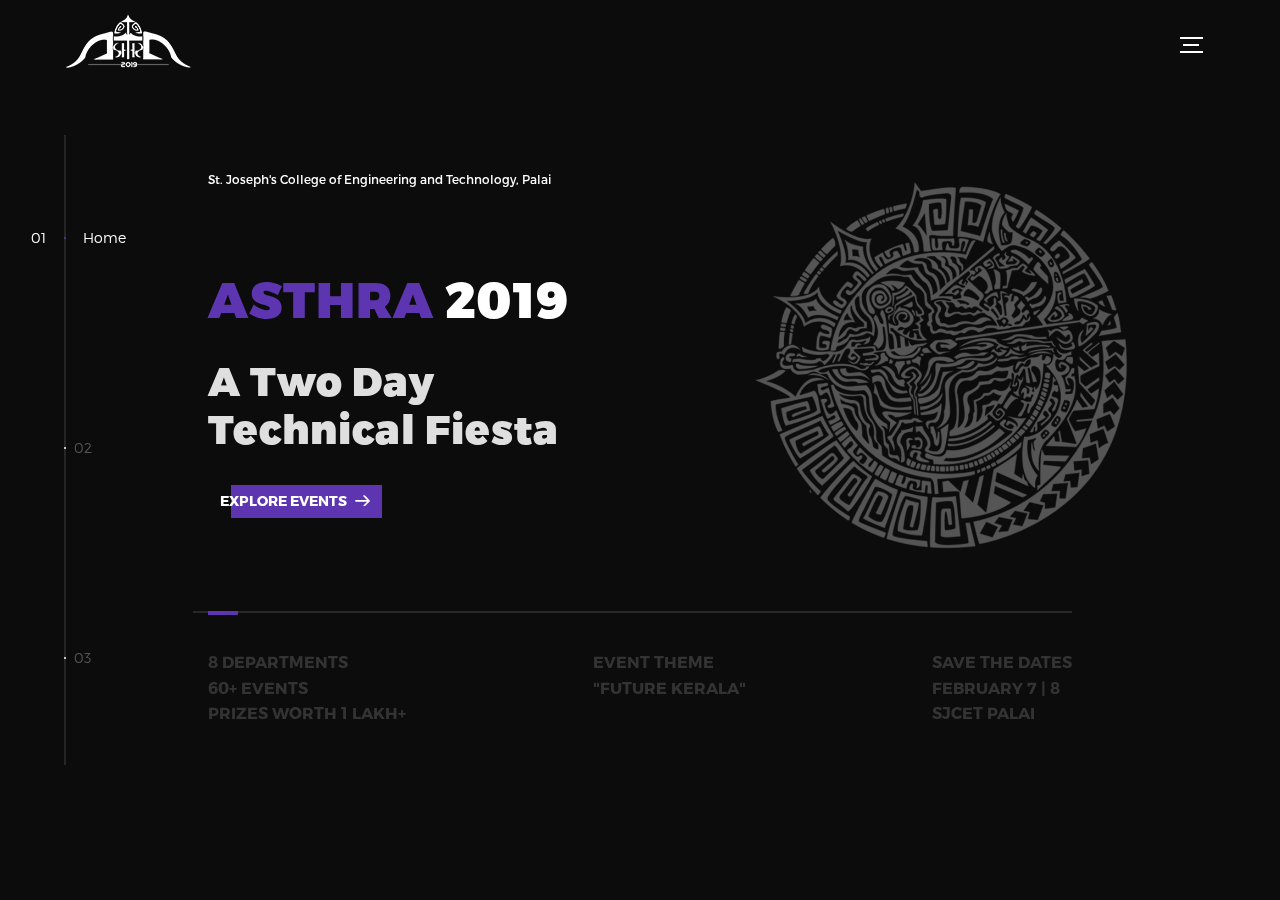
<file: index.html>
<!DOCTYPE html>
<html lang="en">
<head>

        <meta charset="utf-8">
        <meta name="theme-color" content="#1e1e1e">
        <meta name="msapplication-navbutton-color" content="#1e1e1e">
        <meta name="apple-mobile-web-app-status-bar-style" content="#1e1e1e">
        <meta name="viewport" content="width=device-width, initial-scale=1">
        <meta http-equiv="X-UA-Compatible" content="IE=edge">
        <title>ASTHRA 2019 | FUTURE KERALA </title>
        <meta name="description" content="Asthra is the annual technical fest of SJCET Palai." />
        <meta name="keywords" content="Asthra, Asthra 2018, Asthra 2017, Asthra 2019, Asthra 19, sjcet Asthra, Asthra SJCET, cultural fest SJCET, Asthra fest, SJCET, PALAI, KTU, KTU TECHFEST" />
        <meta name="copyright" content="Asthra 2019"/>
        <meta name="rating" content="General" />
        <meta name="coverage" content="Worldwide" />
        <meta name="creator" content="Asthra 2019" />
        <meta itemprop="name" content="Asthra 2019"/>
        <meta itemprop="keywords" content="Asthra, Asthra 2018, Asthra 2017, Asthra 2019, Asthra 19, Asthra SJCET Palai, Asthra SJCET, cultural fest SJCET, Asthra fest, SJCET, SJCET Palai, SJCET Asthra"/>
        <link rel="icon" href="assets/img/Asthra19-Icon.png">
  <!--Custom css-->
        <link rel="stylesheet" href="assets/css/main.css">
  <!--Font Awesome-->
        <link rel="stylesheet" href="https://cdnjs.cloudflare.com/ajax/libs/font-awesome/4.7.0/css/font-awesome.min.css">
</head>
 <body class="loading">

          <!-- notification for small viewports and landscape oriented smartphones -->
          <div class="device-notification">
            <a class="device-notification--logo" href="#0">
              <img src="assets/img/Asthratypo.png" alt="Global">
            </a>
            <p class="device-notification--message">Asthra'19 has so much to offer that we must request you orient your device to portrait or find a larger screen. You won't be disappointed.</p>
          </div>

      <div class="perspective effect-rotate-left">
        <div class="container"><div class="outer-nav--return"></div>
          <div id="viewport" class="l-viewport">
            <div class="l-wrapper">
              <header class="header">
                <a class="header--logo" href="#0">
                  <img src="assets/img/Asthratypo.png" alt="Logo">
                </a>
                <div class="header--nav-toggle">
                  <span></span>
                </div>
              </header>
              <nav class="l-side-nav">
                <ul class="side-nav">
                  <li class="is-active"><span>Home</span></li>
                  <li><span>About Us</span></li>
                  <li><span>Contact</span></li>
                </ul>
              </nav>
              <ul class="l-main-content main-content">
                <li class="l-section section section--is-active">
                  <div class="intro">
                    <div class="intro--banner">
                      <p class="clg-name">St. Joseph's College of Engineering and Technology, Palai</p>
                      <h1>ASTHRA <font style="color:white">2019</font></h1>
                      <h2 class="quotes ">A Two Day<br>Technical Fiesta</h2>
                      <h2 class="quotes">Chance to<br>Explore & Enrich</h2>
                      <h2 class="quotes">Be There !!!<br>#SJCETPALAI</h2>

                      <button type="button" value="Event Button" onclick="window.location.href='Events/index.html'">Explore Events
                        <svg version="1.1" id="Layer_1" xmlns="http://www.w3.org/2000/svg" xmlns:xlink="http://www.w3.org/1999/xlink" x="0px" y="0px" viewBox="0 0 150 118" style="enable-background:new 0 0 150 118;" xml:space="preserve">
                        <g transform="translate(0.000000,118.000000) scale(0.100000,-0.100000)">
                          <path d="M870,1167c-34-17-55-57-46-90c3-15,81-100,194-211l187-185l-565-1c-431,0-571-3-590-13c-55-28-64-94-18-137c21-20,33-20,597-20h575l-192-193C800,103,794,94,849,39c20-20,39-29,61-29c28,0,63,30,298,262c147,144,272,271,279,282c30,51,23,60-219,304C947,1180,926,1196,870,1167z"/>
                        </g>
                        </svg>
                        <span class="btn-background"></span>
                      </button>
                      <img  class="animate-this" src="assets/img/asthra.png" alt="Welcome">
                    </div>
                    <div class="intro--options">
                      <a href="#0">
                        <h3>
                          8 DEPARTMENTS<br>
                          60+ Events<br>
                          PRIZES WORTH 1 LAKH+<br>
                        </h3>

                      </a>
                      <a href="#0">
                        <h3>
                          EVENT THEME<br>
                          "FUTURE KERALA"
                        </h3>

                      </a>
                      <a href="#0">
                        <h3>
                          SAVE THE DATES<br>
                          FEBRUARY  7 | 8<br>
                          SJCET Palai
                        </h3>
                     </a>
                    </div>
                  </div>
                </li>


                <li class="l-section section">
                  <div class="about">
                    <div class="about--banner">
                      <section class="cnt">
                      <div id="div1" class="targetDiv">St. Joseph's College of Engineering and Technology, Palai (SJCET PALAI), is a
                         private college managed by the Syro-Malabar Catholic Diocese of Palai,
                        located in Palai, Kerala. It is an AICTE approved college offering professional degree programs in engineering and management courses.
                        The college focuses on enhancing the technical knowledge by conducting events and thereby increasing the confidence level of students.
                        Every talent and innovation is encouraged in the college in order to bring out the best in students.
                      </div>

                      <div id="div2" class="targetDiv">Asthra is a two day technical fest organized by SJCET Palai which
                         explores the innate talent of the students. It is with immense pleasure that we introduce the seventh
                         installment of Asthra. It is a platform to think, create and exhibit innovative ideas, giving new dimensions to your talents and skills,
                         empowering you to blend the mixture of your fantasies and arise reincarnated with an experie. The winners are awarded with
                         attractive cash prizes but the learning experience tops it off.</div>

                      </section>
                      <img src="assets/img/sjcetclg.png" class="about-bg" alt="About Us">
                    </div>
                    <div class="about--options">
                      <a class="showSingle" target="1">
                        <h3>SJCET Palai</h3>
                      </a>
                      <a class="showSingle" target="2">
                        <h3>ASTHRA 2019</h3>
                      </a>
                    </div>
                  </div>
                </li>

                <li class="l-section section">
                  <div class="contact">
                    <div class="contact--lockup">
                      <div class="modal">
                        <div class="modal--information">
                          <p style="color:#5E35B1;">STAFF CO-ORDINATOR</p>
                          <a href="tel:+91 9447568494">Dr. Jilse Sebastian<br>+91 9447568494</a><br>
                          <p style="color:#5E35B1;">STUDENT CO-ORDINATORS</p>
                          <a href="tel:+91 9790024813">Anto P. Biju - +91 9790024813</a>
                          <a href="tel:+91 9562357366">Thomas Cyriac - +91 9562357366</a><br>
                          <a href="mailto:hello@asthra.co.in"><i class="fa fa-envelope" aria-hidden="true"></i>&ensp;hello@asthra.co.in</a>
                        </div>
                        <center>
                          <div class="locate-btn">
                            <a href="https://www.google.co.in/maps/place/St.+Joseph's+College+of+Engineering+and+Technology,+Palai/@9.7268467,76.7239061,17z/data=!3m1!4b1!4m5!3m4!1s0x3b07cc024cb7c83f:0xc8944aaebb3ba492!8m2!3d9.7268467!4d76.7260948?hl=en" target="_blank"><i class="fa fa-location-arrow"></i>&ensp;</i>Locate us</a>
                          </div>
                          <br><br>
                         <span>
                            <a href="https://www.facebook.com/asthra.sjcet/" target="_blank"><i class="fa fa-facebook social" aria-hidden="true"></i></a>
                            &ensp;&nbsp;
                            <a href="https://www.instagram.com/asthra_sjcet/" target="_blank"><i class="fa fa-instagram social" aria-hidden="true"></i></a>
                          </span>
                          </center>
                      </div>
                    </div>
                  </div>
                </li>
              </ul>
            </div>
          </div>
        </div>

        <ul class="outer-nav">
          <li class="is-active">
            <a class="animated-arrow">
              <span class="the-arrow -left">
                <span class="shaft"></span>
              </span>
              <span class="main">
                <span class="text">
                  Home
                </span>
              </span>
            </a>
          </li>
          <li>
            <a class="animated-arrow">
              <span class="the-arrow -left">
                <span class="shaft"></span>
              </span>
              <span class="main">
                <span class="text">
                  About Us
                </span>
              </span>
            </a>
          </li>
          <li>
            <a class="animated-arrow">
              <span class="the-arrow -left">
                <span class="shaft"></span>
              </span>
              <span class="main">
                <span class="text">
                Contact
                </span>
              </span>
            </a>
          </li>
          <li>
            <a class="animated-arrow" href="events/index.html">
              <span class="the-arrow -left">
                <span class="shaft"></span>
              </span>
              <span class="main">
                <span class="text">
                  Events
                </span>
              </span>
            </a>
          </li>
          <li>
            <a class="animated-arrow" href="events/workshops.html">
              <span class="the-arrow -left">
                <span class="shaft"></span>
              </span>
              <span class="main">
                <span class="text">
                  Workshops
                </span>
              </span>
            </a>
          </li>
          <br>
          <div class="footer"> Developed by&emsp;</div><a href="https://www.instagram.com/mozilla.sjcet/" target="_blank"><img src="assets/img/Logo-MozillaSJCET.png"  style="height:45px;"alt="Mozilla SJCET"></a>
        </ul>
      </div>

      <script src="https://ajax.googleapis.com/ajax/libs/jquery/2.2.4/jquery.min.js"></script>
      <script>window.jQuery || document.write('<script src="assets/js/vendor/jquery-2.2.4.min.js"><\/script>')</script>
      <script src="assets/js/functions-min.js"></script>
      <script src="assets/js/style.js"></script>
      <script src="assets/js/imagesloaded.pkgd.min.js"></script>
      <script src="assets/js/demo1.js"></script>



</body>
</html>
</file>
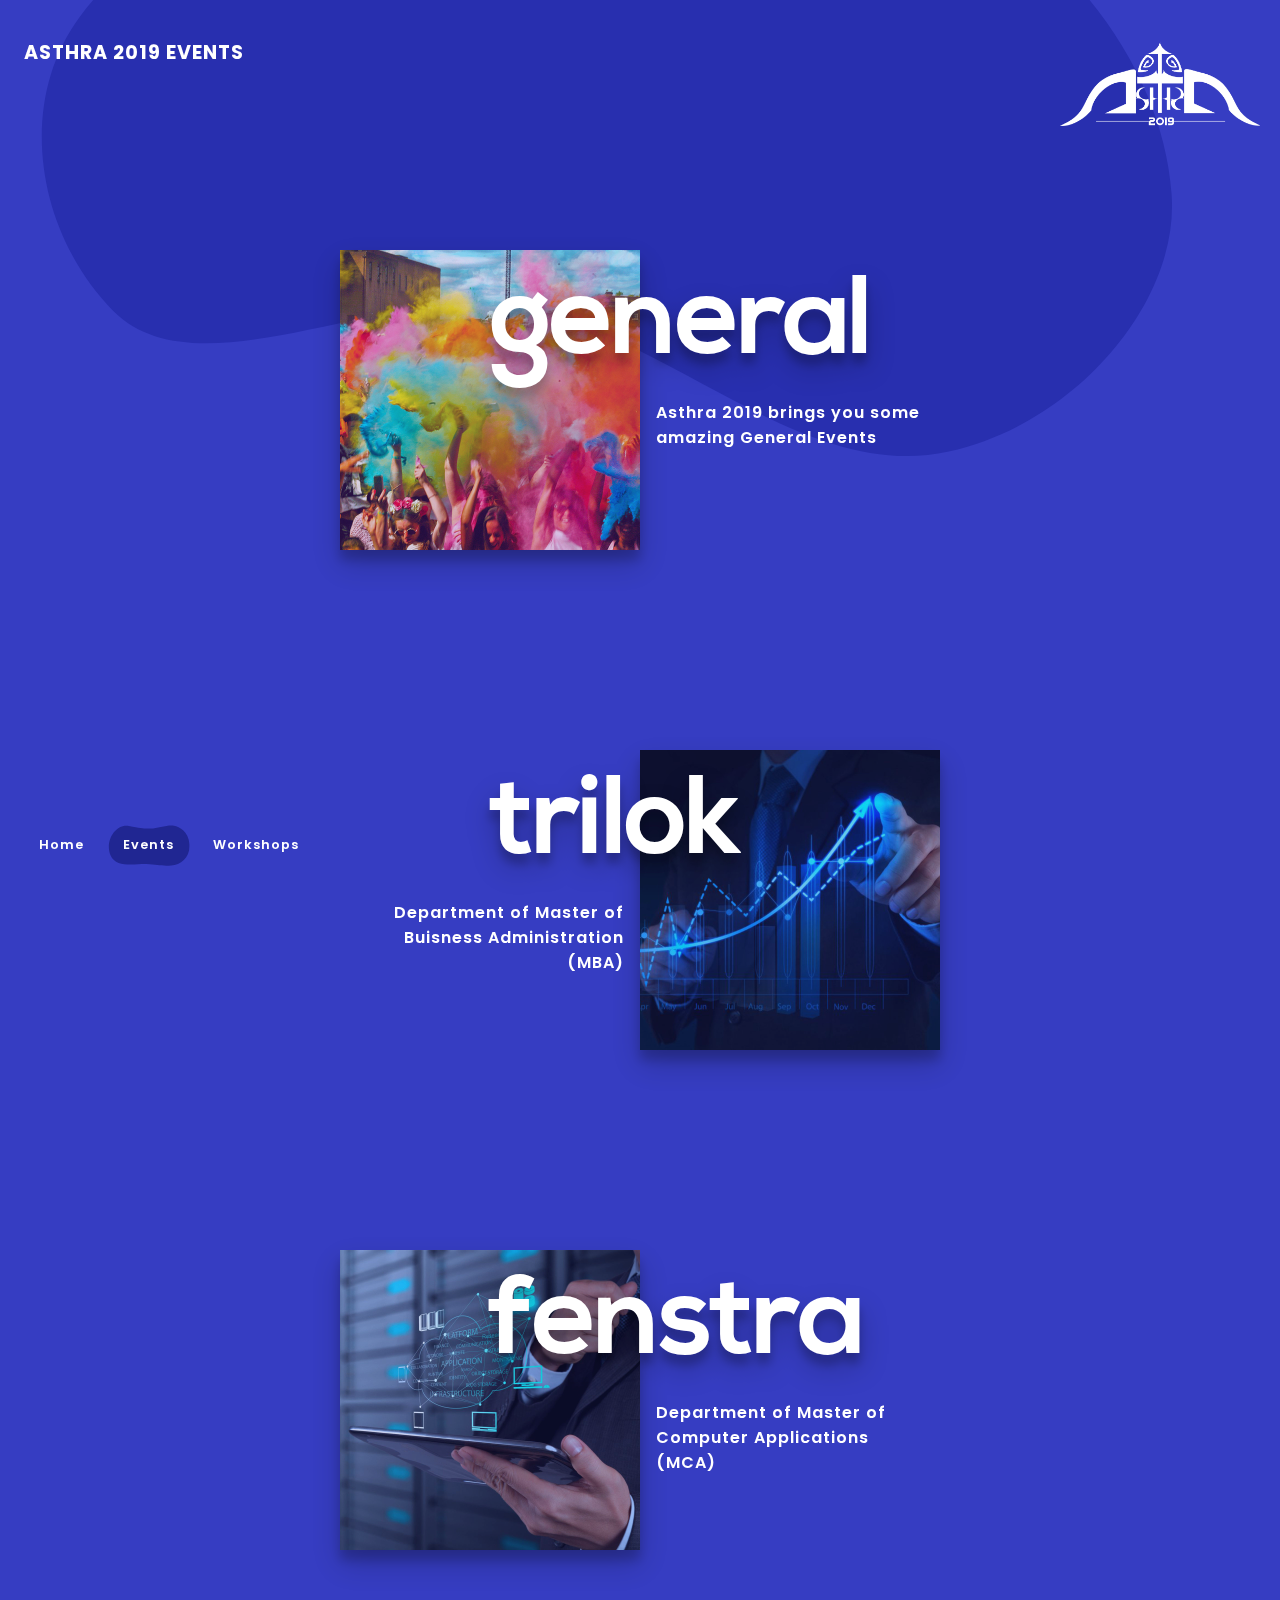
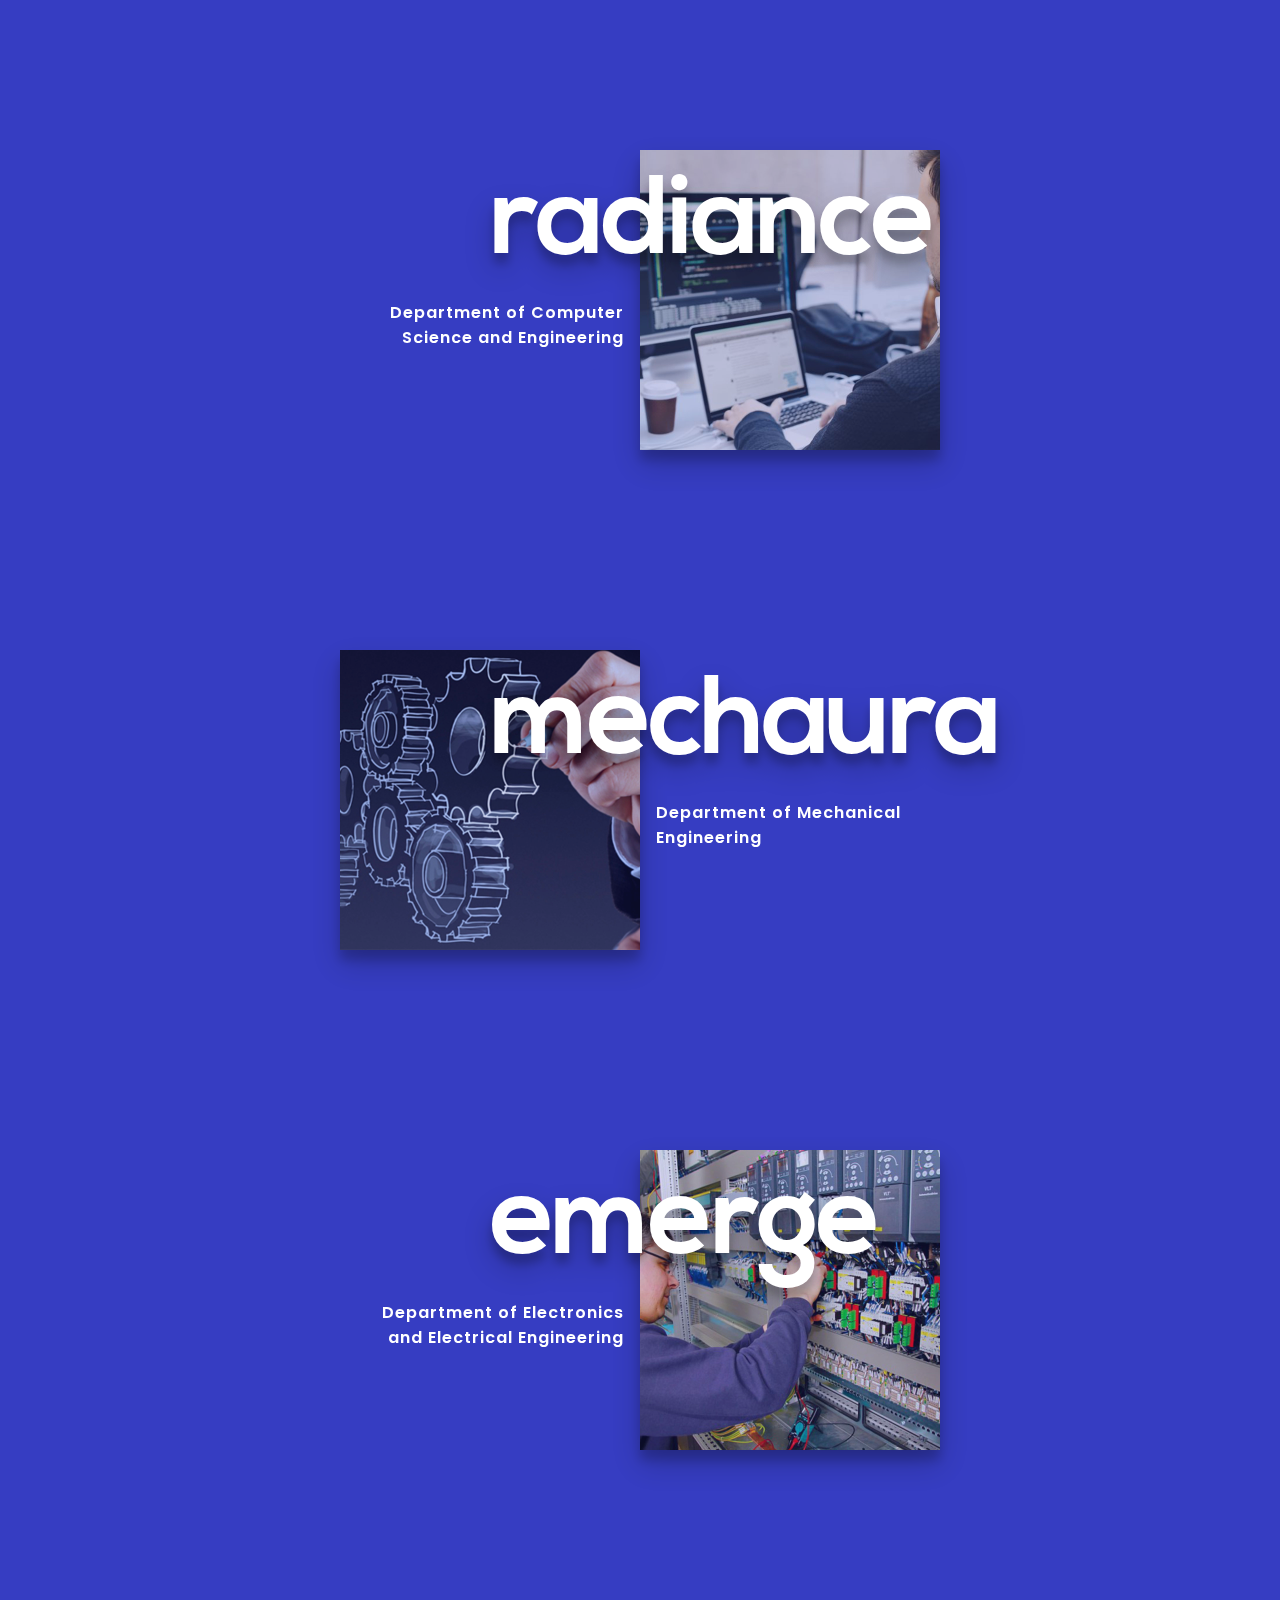
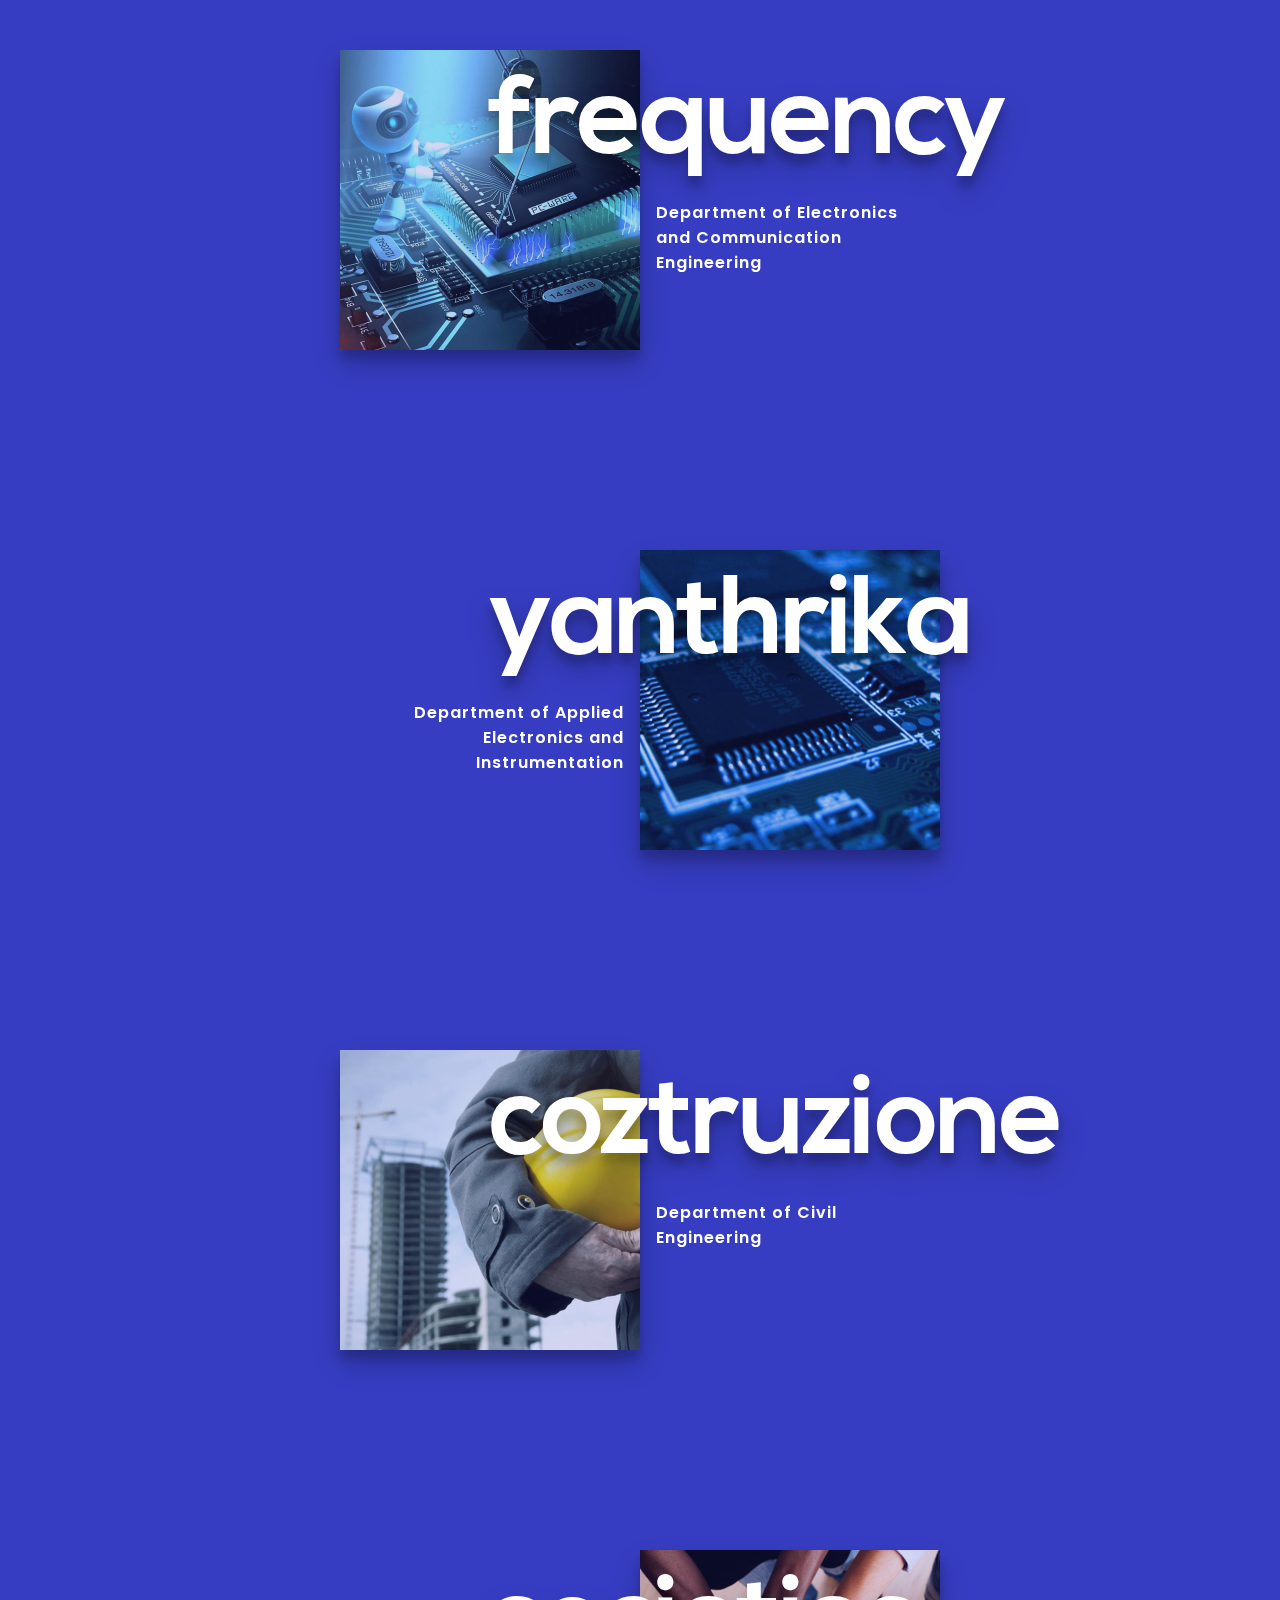
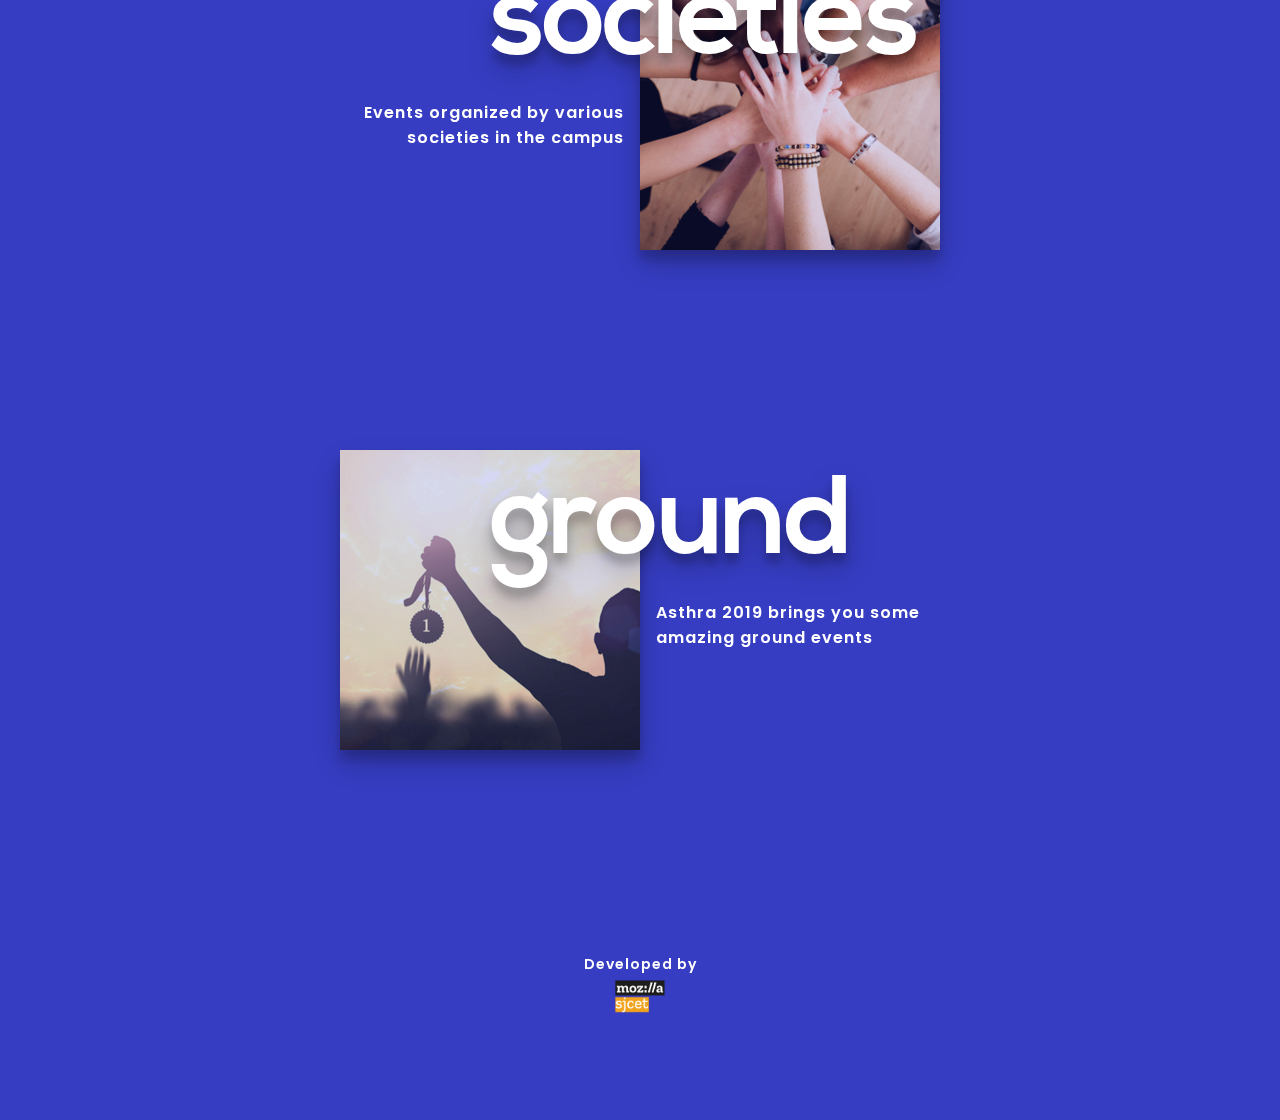
<file: events/index.html>
<!DOCTYPE html>
<html lang="en" class="no-js">
	<head>
		<meta charset="UTF-8" />
		<meta http-equiv="X-UA-Compatible" content="IE=edge">
		<meta name="viewport" content="width=device-width, initial-scale=1">

		<meta name="theme-color" content="#363dc2">
		<meta name="msapplication-navbutton-color" content="#363dc2">
		<meta name="apple-mobile-web-app-status-bar-style" content="#363dc2">
		<title>ASTHRA 2019 | Events</title>
		<meta name="description" content="Asthra is the annual technical fest of SJCET Palai." />
		<meta name="keywords" content="Asthra, Asthra 2018, Asthra 2017, Asthra 2019, Asthra 19, sjcet Asthra,Asthra all events, Asthra SJCET, cultural fest SJCET, Asthra fest, SJCET, PALAI, KTU, KTU TECHFEST" />
		<meta name="copyright" content="Asthra 2019"/>
		<meta name="rating" content="General" />
		<meta name="coverage" content="Worldwide" />
		<meta name="creator" content="Asthra 2019" />
		<meta itemprop="name" content="Asthra 2019"/>
		<meta itemprop="keywords" content="Asthra, Asthra 2018, Asthra 2017, Asthra 2019, Asthra 19, Asthra SJCET Palai, Asthra SJCET, cultural fest SJCET, Asthra fest, SJCET, SJCET Palai, SJCET Asthra"/>
		<link rel="icon" href="img/Asthra19-Icon.png">
		<link rel="stylesheet" href="https://cdnjs.cloudflare.com/ajax/libs/font-awesome/4.7.0/css/font-awesome.min.css">
		<link href="https://fonts.googleapis.com/css?family=Poppins:400,500,600,700,800,900" rel="stylesheet">
		<link rel="stylesheet" type="text/css" href="css/normalize.css" />
		<link rel="stylesheet" type="text/css" href="css/demo.css" />
		<link rel="stylesheet" type="text/css" href="css/demo.min.css" />
		<script>
			document.documentElement.className = 'js';
			var supportsCssVars = function() {
				var s = document.createElement('style'),
				support;

				s.innerHTML = "root: { --tmp-var: bold; }";
				document.head.appendChild(s);
				support = !!(window.CSS && window.CSS.supports && window.CSS.supports('font-weight', 'var(--tmp-var)'));
				s.parentNode.removeChild(s);
				return support;
			}
			if (!supportsCssVars()) alert('Please view this page in a modern browser that supports CSS Variables.')
		</script>
	</head>
	<body class="loading">
		<svg class="hidden">
			<symbol id="shape-demo" viewBox="0 0 200 100">
				<title>shape demo</title>
				<path d="M 6.144,74.1 C 20.4,107.4 70.13,94.33 94.22,95.74 121.3,97.41 130.8,101.1 154.7,99.38 178.6,97.72 201.9,78.95 199.4,46.86 197.1,14.96 174.9,4.781 161.4,1.827 147.9,-1.128 119.8,8.284 105.6,8.766 85.34,9.449 81.91,7.628 51.08,2.334 17.26,-3.482 -8.105,40.84 6.144,74.1 Z" />
			</symbol>
		</svg>
		<main>
			<div class="morph-wrap">
				<svg class="morph" width="1400" height="770" viewBox="0 0 1400 770">
					<path d="M 262.9,252.2 C 210.1,338.2 212.6,487.6 288.8,553.9 372.2,626.5 511.2,517.8 620.3,536.3 750.6,558.4 860.3,723 987.3,686.5 1089,657.3 1168,534.7 1173,429.2 1178,313.7 1096,189.1 995.1,130.7 852.1,47.07 658.8,78.95 498.1,119.2 410.7,141.1 322.6,154.8 262.9,252.2 Z"/>
				</svg>
			</div>
			<div class="content content--fixed">
				<header class="codrops-header">
					<img src="img/logo.png" class="header-icon">
					<h1 class="codrops-header__title">Asthra 2019 Events</h1>

				</header>
				<nav class="demos">
					<a class="demo" href="../index.html"><svg class="decoshape"><use xlink:href="#shape-demo"></use></svg>Home</a>
					<a class="demo demo--current" href="#"><svg class="decoshape" preserveAspectRatio="none"><use xlink:href="#shape-demo"></use></svg>Events</a>
					<a class="demo" href="workshops.html"><svg class="decoshape"><use xlink:href="#shape-demo"></use></svg>Workshops</a>
				</nav>
				<a class="pater" href="index.html">
					<svg class="pater__deco" width="300" height="240" viewBox="0 0 1000 800">
						<path d="M27.4,171.8C73,42.9,128.6,1,128.6,1s0,0,0,0c58.5,0,368.3,0.3,873.2,0.8c38.5,211,42.1,373.5,38.9,476.7c-2.5,80.3-10.6,174.9-76.7,247.8c-15.1,16.6-37.4,41.2-72.8,53.9c-92.4,33.1-173-50.8-283.9-99.4c-224.3-98.4-334.9,51.4-472.2-45.6C-6.3,535.2-14.5,290.6,27.4,171.8z"/>
					</svg>
					<center><img class="pater__img" src="img/logo.png" alt="Asthra 2019 Logo" /></center>

				</a>

			</div>
			<div class="container">
			<div class="content-wrap">
				<a href="generalevents.html">
					<div class="content content--layout content--layout-1">
				  <img class="content__img" src="img/allevents/general.jpg" alt="General Events" />
					<h3 class="content__title">General</h3>
					<p class="content__desc">Asthra 2019 brings you some amazing General Events</p>
					</div>
				</a>
			</div>
			<div class="content-wrap">
				<a href="trilok.html">
				<div class="content content--layout content--layout-2">
					<img class="content__img" src="img/allevents/mba.jpg" alt="MBA Events" />
					<h3 class="content__title">trilok</h3>
					<p class="content__desc">Department of Master of Buisness Administration (MBA)</p>
				</div>
			</a>
			</div>
			<div class="content-wrap">
				<a href="fenstra.html">
				<div class="content content--layout content--layout-1">
					<img class="content__img" src="img/allevents/mca.jpg" alt="MCA Events" />
					<h3 class="content__title">Fenstra</h3>
					<p class="content__desc">Department of Master of Computer Applications (MCA)</p>
				</div>
			</a>
			</div>
			<div class="content-wrap">
				<a href="radiance.html">
				<div class="content content--layout content--layout-2">
					<img class="content__img" src="img/allevents/cse.jpg" alt="CSE Events" />
					<h3 class="content__title">radiance</h3>
					<p class="content__desc">Department of Computer Science and Engineering</p>
				</div>
			</a>
			</div>
			<div class="content-wrap">
				<a href="mechaura.html">
				<div class="content content--layout content--layout-1">
					<img class="content__img" src="img/allevents/me.jpg" alt="ME Events" />
					<h3 class="content__title">mechaura</h3>
					<p class="content__desc">Department of Mechanical Engineering</p>
				</div>
			</a>
			</div>
			<div class="content-wrap">
				<a href="emerge.html">
				<div class="content content--layout content--layout-2">
					<img class="content__img" src="img/allevents/eee.jpg" alt="EEE Events" />
					<h3 class="content__title">Emerge</h3>
					<p class="content__desc">Department of Electronics and Electrical Engineering</p>
				</div>
			</a>
			</div>
			<div class="content-wrap">
				<a href="frequency.html">
				<div class="content content--layout content--layout-1">
					<img class="content__img" src="img/allevents/ece.jpg" alt="ECE Events" />
					<h3 class="content__title">frequency</h3>
					<p class="content__desc">Department of Electronics and Communication Engineering</p>
				</div>
			</a>
			</div>
			<div class="content-wrap">
				<a href="yanthrika.html">
				<div class="content content--layout content--layout-2">
					<img class="content__img" src="img/allevents/aei.jpg" alt="AEI Events" />
					<h3 class="content__title">yanthrika</h3>
					<p class="content__desc">Department of Applied Electronics and Instrumentation</p>
				</div>
			</a>
		</div>
				<div class="content-wrap">
					<a href="coztruzione.html">
					<div class="content content--layout content--layout-1">
						<img class="content__img" src="img/allevents/ce.jpg" alt="CE Events" />
						<h3 class="content__title">coztruzione</h3>
						<p class="content__desc">Department of Civil Engineering</p>
					</div>
				</a>
			</div>
			<div class="content-wrap">
				<a href="societyevents.html">
				<div class="content content--layout content--layout-2">
					<img class="content__img" src="img/allevents/society.jpg" alt="Society Events" />
					<h3 class="content__title">Societies</h3>
					<p class="content__desc">Events organized by various societies in the campus</p>
				</div>
			</a>
		</div>
		<div class="content-wrap">
			<a href="groundevents.html">
			<div class="content content--layout content--layout-1">
				<img class="content__img" src="img/allevents/ground.jpg" alt="Ground Events" />
				<h3 class="content__title">Ground</h3>
				<p class="content__desc">Asthra 2019 brings you some amazing ground events</p>
			</div>
		</a>
		</div>
		</div>
			<section class="content content--related">
				<center><div class="content__info footer">Developed by </div><a href="https://www.instagram.com/mozilla.sjcet/" target="_blank"><img src="img/Logo-MozillaSJCET.png" style="height:36px;" alt="Mozilla SJCET"></a></center>
			</section>
		</main>
		<script src="js/imagesloaded.pkgd.min.js"></script>
		<script src="js/anime.min.js"></script>
		<script src="js/scrollMonitor.js"></script>
		<script src="js/demo1.js"></script>

	</body>
</html>
</file>
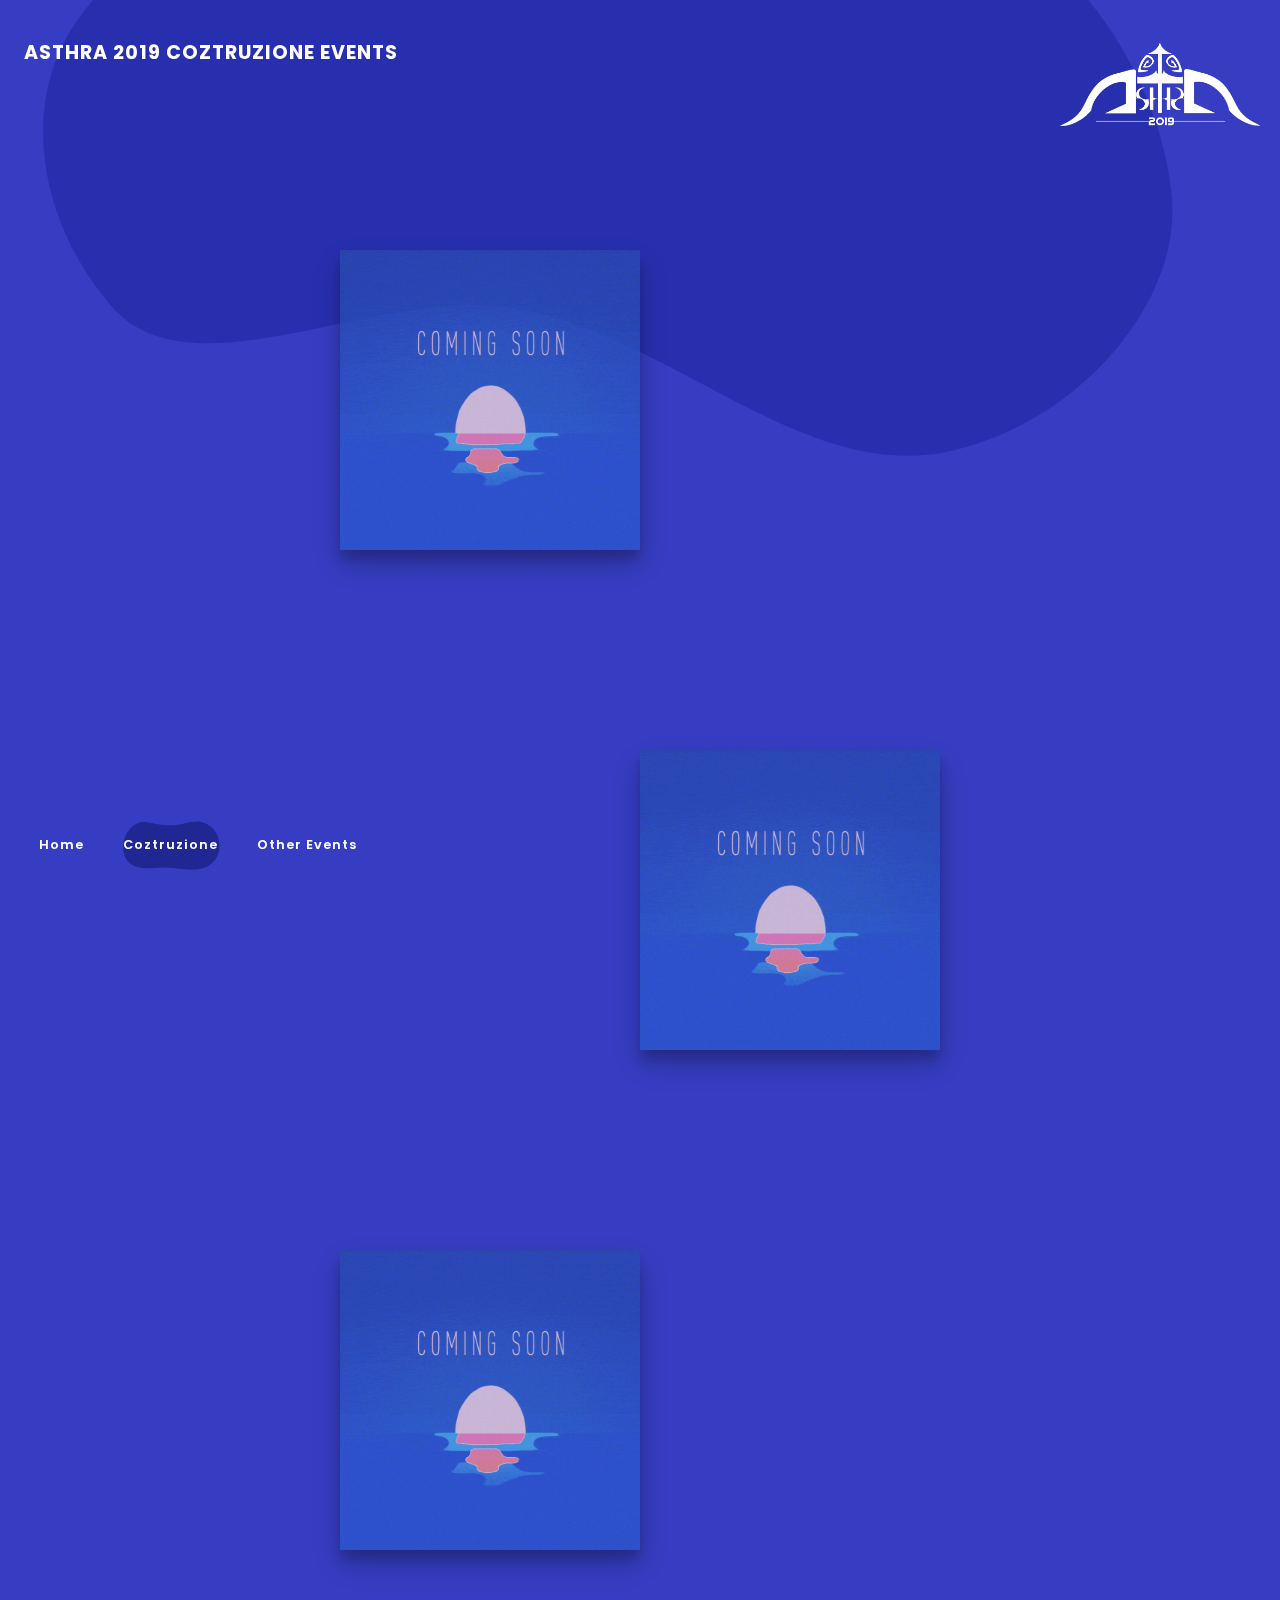
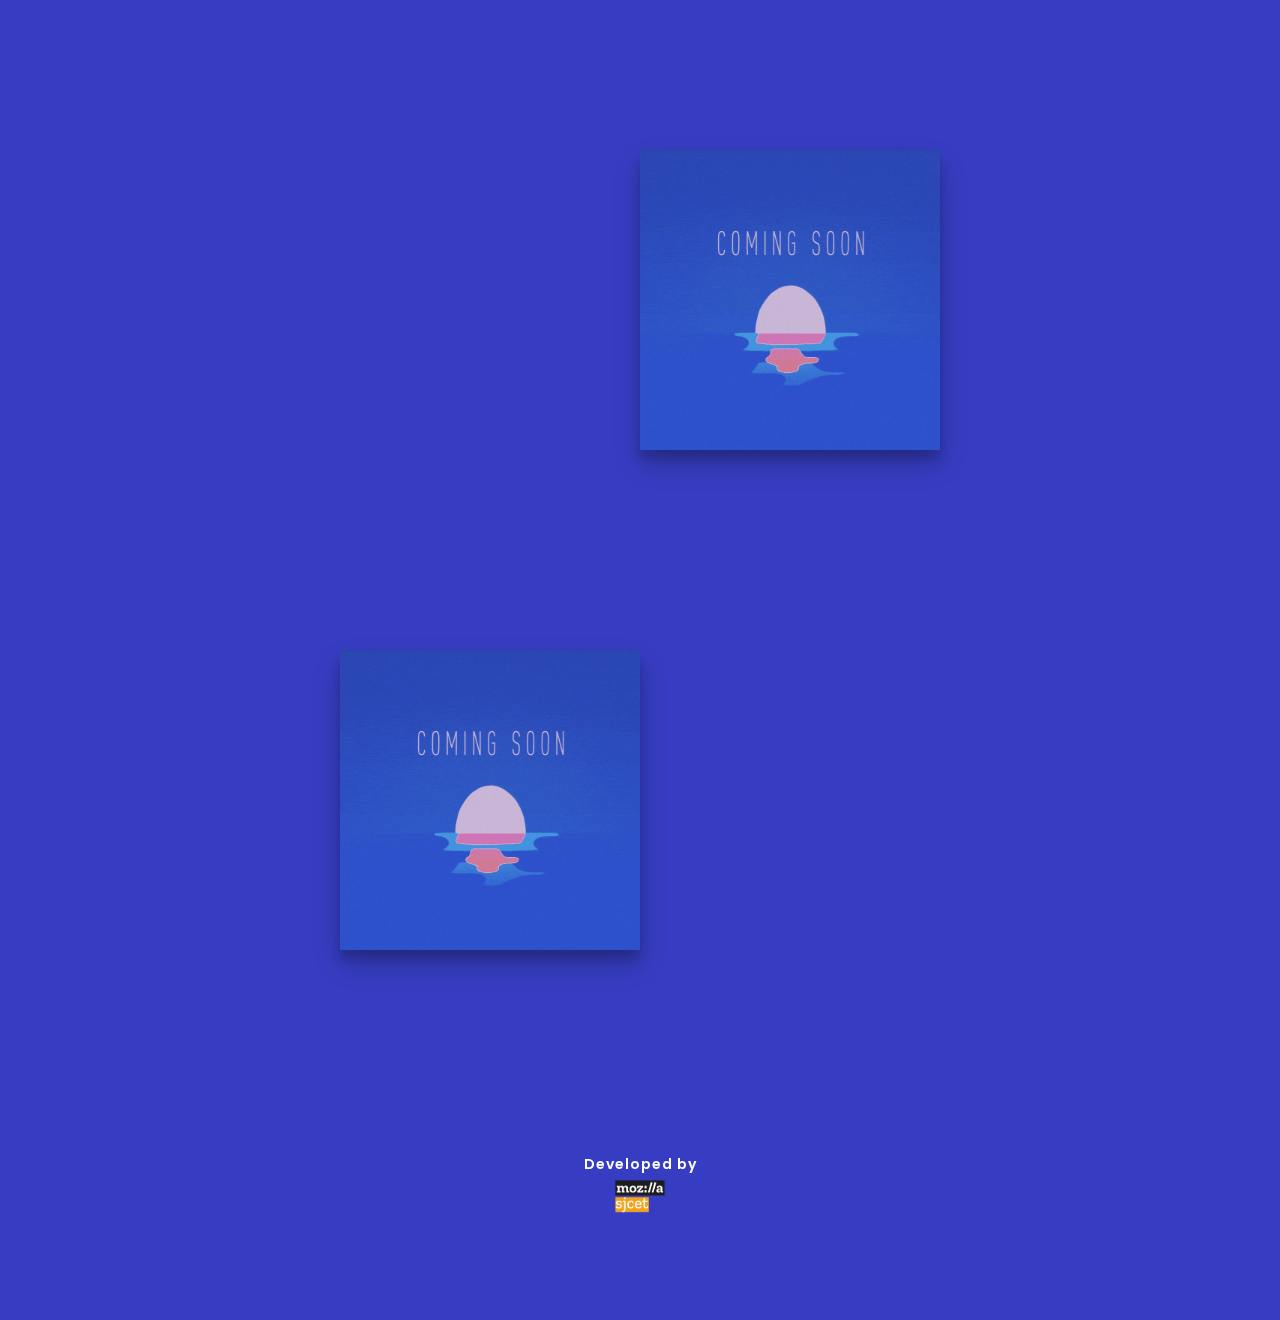
<file: events/coztruzione.html>
<!DOCTYPE html>
<html lang="en" class="no-js">
	<head>
		<meta charset="UTF-8" />
		<meta http-equiv="X-UA-Compatible" content="IE=edge">
		<meta name="viewport" content="width=device-width, initial-scale=1">

		<meta name="theme-color" content="#363dc2">
		<meta name="msapplication-navbutton-color" content="#363dc2">
		<meta name="apple-mobile-web-app-status-bar-style" content="#363dc2">
		<title>ASTHRA 2019 | Coztruzione Events | Department of CE</title>
		<meta name="description" content="Asthra is the annual technical fest of SJCET Palai." />
		<meta name="keywords" content="Asthra, Asthra 2018, Asthra 2017,CE, Civil Engineering SJCET, Coztruzione, Asthra Coztruzione, Asthra 2019, Asthra 19, sjcet Asthra, Asthra SJCET, cultural fest SJCET, Asthra fest, SJCET, PALAI, KTU, KTU TECHFEST" />
		<meta name="copyright" content="Asthra 2019"/>
		<meta name="rating" content="General" />
		<meta name="coverage" content="Worldwide" />
		<meta name="creator" content="Asthra 2019" />
		<meta itemprop="name" content="Asthra 2019"/>
		<meta itemprop="keywords" content="Asthra, Asthra 2018, Asthra 2017, Asthra 2019, Asthra 19, Asthra SJCET Palai, Asthra SJCET, cultural fest SJCET, Asthra fest, SJCET, SJCET Palai, SJCET Asthra"/>
		<link rel="icon" href="img/Asthra19-Icon.png">
		<link rel="stylesheet" href="https://cdnjs.cloudflare.com/ajax/libs/font-awesome/4.7.0/css/font-awesome.min.css">
		<link href="https://fonts.googleapis.com/css?family=Poppins:400,500,600,700,800,900" rel="stylesheet">
		<link rel="stylesheet" type="text/css" href="css/normalize.css" />
		<link rel="stylesheet" type="text/css" href="css/demo.css" />
		<link rel="stylesheet" type="text/css" href="css/demo.min.css" />
		<link rel="stylesheet" href="css/normalize.min.css" />
		<link rel="stylesheet" href="css/animate.min.css" />

		<script>
			document.documentElement.className = 'js';
			var supportsCssVars = function() {
				var s = document.createElement('style'),
				support;

				s.innerHTML = "root: { --tmp-var: bold; }";
				document.head.appendChild(s);
				support = !!(window.CSS && window.CSS.supports && window.CSS.supports('font-weight', 'var(--tmp-var)'));
				s.parentNode.removeChild(s);
				return support;
			}
			if (!supportsCssVars()) alert('Please view this page in a modern browser that supports CSS Variables.')
		</script>
	</head>
	<body class="loading">
		<svg class="hidden">
			<symbol id="shape-demo" viewBox="0 0 200 100">
				<title>shape demo</title>
				<path d="M 6.144,74.1 C 20.4,107.4 70.13,94.33 94.22,95.74 121.3,97.41 130.8,101.1 154.7,99.38 178.6,97.72 201.9,78.95 199.4,46.86 197.1,14.96 174.9,4.781 161.4,1.827 147.9,-1.128 119.8,8.284 105.6,8.766 85.34,9.449 81.91,7.628 51.08,2.334 17.26,-3.482 -8.105,40.84 6.144,74.1 Z" />
			</symbol>
		</svg>
		<main>
			<div class="morph-wrap">
				<svg class="morph" width="1400" height="770" viewBox="0 0 1400 770">
					<path d="M 262.9,252.2 C 210.1,338.2 212.6,487.6 288.8,553.9 372.2,626.5 511.2,517.8 620.3,536.3 750.6,558.4 860.3,723 987.3,686.5 1089,657.3 1168,534.7 1173,429.2 1178,313.7 1096,189.1 995.1,130.7 852.1,47.07 658.8,78.95 498.1,119.2 410.7,141.1 322.6,154.8 262.9,252.2 Z"/>
				</svg>
			</div>
			<div class="content content--fixed">
				<header class="codrops-header">
					<img src="img/logo.png" class="header-icon">
					<h1 class="codrops-header__title">Asthra 2019 Coztruzione Events</h1>

				</header>
				<nav class="demos">
					<a class="demo" href="../index.html"><svg class="decoshape"><use xlink:href="#shape-demo"></use></svg>Home</a>
					<a class="demo demo--current" href="#"><svg class="decoshape" preserveAspectRatio="none"><use xlink:href="#shape-demo"></use></svg>Coztruzione</a>
					<a class="demo" href="index.html"><svg class="decoshape"><use xlink:href="#shape-demo"></use></svg>Other Events</a>
				</nav>
				<a class="pater" href="coztruzione.html">
					<svg class="pater__deco" width="300" height="240" viewBox="0 0 1000 800">
						<path d="M27.4,171.8C73,42.9,128.6,1,128.6,1s0,0,0,0c58.5,0,368.3,0.3,873.2,0.8c38.5,211,42.1,373.5,38.9,476.7c-2.5,80.3-10.6,174.9-76.7,247.8c-15.1,16.6-37.4,41.2-72.8,53.9c-92.4,33.1-173-50.8-283.9-99.4c-224.3-98.4-334.9,51.4-472.2-45.6C-6.3,535.2-14.5,290.6,27.4,171.8z"/>
					</svg>
					<center><img class="pater__img" src="img/logo.png" alt="Asthra 2019 Logo" /></center>
				</a>

			</div>
			<div class="container">
			<div class="content-wrap">
					<a href="#0">
						<div class="content content--layout content--layout-1">
				<img class="content__img" src="img/coming soon.gif" alt="Coztruzione Event" />
				<!--<h3 class="content__title2">coming soon</h3>-->
					</div>
				</a>
			</div>
			<!--DEMO01--
			<div id="animatedModal1">
					<div  id="btn-close-modal" class="close-animatedModal1">
					 <svg class="svg-icon" viewBox="0 0 20 20">
					 <path fill="none" d="M12.71,7.291c-0.15-0.15-0.393-0.15-0.542,0L10,9.458L7.833,7.291c-0.15-0.15-0.392-0.15-0.542,0c-0.149,0.149-0.149,0.392,0,0.541L9.458,10l-2.168,2.167c-0.149,0.15-0.149,0.393,0,0.542c0.15,0.149,0.392,0.149,0.542,0L10,10.542l2.168,2.167c0.149,0.149,0.392,0.149,0.542,0c0.148-0.149,0.148-0.392,0-0.542L10.542,10l2.168-2.168C12.858,7.683,12.858,7.44,12.71,7.291z M10,1.188c-4.867,0-8.812,3.946-8.812,8.812c0,4.867,3.945,8.812,8.812,8.812s8.812-3.945,8.812-8.812C18.812,5.133,14.867,1.188,10,1.188z M10,18.046c-4.444,0-8.046-3.603-8.046-8.046c0-4.444,3.603-8.046,8.046-8.046c4.443,0,8.046,3.602,8.046,8.046C18.046,14.443,14.443,18.046,10,18.046z"></path>
					 </svg>
					</div>

					<div class="modal-content">
							<h4>GENERAL EVENT #1</h4>
							<h1>Hackathon</h1>
							<p>Details will be updated soon. Stay Tuned!!!
							 </p>
							 <!--<h4>Date : February 07, 2019</h4>
							 <h4 class="c-header">CONTACT DETAILS</h4>
							 <h5 class="contact"><span>Full Name : +91 0000000000&emsp;<br class="hide-break">Full Name : +91 0000000000&emsp;</span></h5>
							 <h4 class="c-header">REGISTRATION DETAILS</h4>
							 <h5 class="contact"><span>Starts On : January 25, 2019&emsp;<br class="hide-break">Ends On : February 06, 2019&emsp;</span></h5>
							 <a href="#" class="fancy-button bg-gradient1"><span><i class="fa fa-ticket"></i> Register</span></a>--
							 <center><img src="img/smile2.svg" alt="SVG" style="height:170px;margin-top:100px;opacity:0.8"></center>
					</div>
			</div>-->

			<div class="content-wrap">
				<a href="#0">
				<div class="content content--layout content--layout-2">
					<img class="content__img" src="img/coming soon.gif" alt="Coztruzione Event" />
					<!--<h3 class="content__title2">coming soon</h3>-->
				</div>
			</a>
			</div>
			<!--DEMO02--
			<div id="animatedModal2">
					<div  id="btn-close-modal" class="close-animatedModal2">
					 <svg class="svg-icon" viewBox="0 0 20 20">
					 <path fill="none" d="M12.71,7.291c-0.15-0.15-0.393-0.15-0.542,0L10,9.458L7.833,7.291c-0.15-0.15-0.392-0.15-0.542,0c-0.149,0.149-0.149,0.392,0,0.541L9.458,10l-2.168,2.167c-0.149,0.15-0.149,0.393,0,0.542c0.15,0.149,0.392,0.149,0.542,0L10,10.542l2.168,2.167c0.149,0.149,0.392,0.149,0.542,0c0.148-0.149,0.148-0.392,0-0.542L10.542,10l2.168-2.168C12.858,7.683,12.858,7.44,12.71,7.291z M10,1.188c-4.867,0-8.812,3.946-8.812,8.812c0,4.867,3.945,8.812,8.812,8.812s8.812-3.945,8.812-8.812C18.812,5.133,14.867,1.188,10,1.188z M10,18.046c-4.444,0-8.046-3.603-8.046-8.046c0-4.444,3.603-8.046,8.046-8.046c4.443,0,8.046,3.602,8.046,8.046C18.046,14.443,14.443,18.046,10,18.046z"></path>
					 </svg>
					</div>

					<div class="modal-content">
							<h4>GENERAL EVENT #1</h4>
							<h1>Hackathon</h1>
							<p>Details will be updated soon. Stay Tuned!!!
							 </p>
							 <!--<h4>Date : February 07, 2019</h4>
							 <h4 class="c-header">CONTACT DETAILS</h4>
							 <h5 class="contact"><span>Full Name : +91 0000000000&emsp;<br class="hide-break">Full Name : +91 0000000000&emsp;</span></h5>
							 <h4 class="c-header">REGISTRATION DETAILS</h4>
							 <h5 class="contact"><span>Starts On : January 25, 2019&emsp;<br class="hide-break">Ends On : February 06, 2019&emsp;</span></h5>
							 <a href="#" class="fancy-button bg-gradient1"><span><i class="fa fa-ticket"></i> Register</span></a>--
							 <center><img src="img/smile2.svg" alt="SVG" style="height:170px;margin-top:100px;opacity:0.8"></center>
					</div>
			</div>-->

			<div class="content-wrap">
				<a href="#0">
				<div class="content content--layout content--layout-1">
					<img class="content__img" src="img/coming soon.gif" alt="Coztruzione Event" />
					<!--<h3 class="content__title2">coming soon</h3>-->
				</div>
			</a>
			</div>
			<!--DEMO03--
			<div id="animatedModal3">
					<div  id="btn-close-modal" class="close-animatedModal3">
					 <svg class="svg-icon" viewBox="0 0 20 20">
					 <path fill="none" d="M12.71,7.291c-0.15-0.15-0.393-0.15-0.542,0L10,9.458L7.833,7.291c-0.15-0.15-0.392-0.15-0.542,0c-0.149,0.149-0.149,0.392,0,0.541L9.458,10l-2.168,2.167c-0.149,0.15-0.149,0.393,0,0.542c0.15,0.149,0.392,0.149,0.542,0L10,10.542l2.168,2.167c0.149,0.149,0.392,0.149,0.542,0c0.148-0.149,0.148-0.392,0-0.542L10.542,10l2.168-2.168C12.858,7.683,12.858,7.44,12.71,7.291z M10,1.188c-4.867,0-8.812,3.946-8.812,8.812c0,4.867,3.945,8.812,8.812,8.812s8.812-3.945,8.812-8.812C18.812,5.133,14.867,1.188,10,1.188z M10,18.046c-4.444,0-8.046-3.603-8.046-8.046c0-4.444,3.603-8.046,8.046-8.046c4.443,0,8.046,3.602,8.046,8.046C18.046,14.443,14.443,18.046,10,18.046z"></path>
					 </svg>
					</div>

					<div class="modal-content">
							<h4>GENERAL EVENT #1</h4>
							<h1>Hackathon</h1>
							<p>Details will be updated soon. Stay Tuned!!!
							 </p>
							 <!--<h4>Date : February 07, 2019</h4>
							 <h4 class="c-header">CONTACT DETAILS</h4>
							 <h5 class="contact"><span>Full Name : +91 0000000000&emsp;<br class="hide-break">Full Name : +91 0000000000&emsp;</span></h5>
							 <h4 class="c-header">REGISTRATION DETAILS</h4>
							 <h5 class="contact"><span>Starts On : January 25, 2019&emsp;<br class="hide-break">Ends On : February 06, 2019&emsp;</span></h5>
							 <a href="#" class="fancy-button bg-gradient1"><span><i class="fa fa-ticket"></i> Register</span></a>--
							 <center><img src="img/smile2.svg" alt="SVG" style="height:170px;margin-top:100px;opacity:0.8"></center>
					</div>
			</div>-->

			<div class="content-wrap">
				<a href="#0">
				<div class="content content--layout content--layout-2">
					<img class="content__img" src="img/coming soon.gif" alt="Coztruzione Event" />
					<!--<h3 class="content__title2">coming soon</h3>-->
				</div>
			</a>
			</div>
			<!--DEMO04--
			<div id="animatedModal4">
					<div  id="btn-close-modal" class="close-animatedModal4">
					 <svg class="svg-icon" viewBox="0 0 20 20">
					 <path fill="none" d="M12.71,7.291c-0.15-0.15-0.393-0.15-0.542,0L10,9.458L7.833,7.291c-0.15-0.15-0.392-0.15-0.542,0c-0.149,0.149-0.149,0.392,0,0.541L9.458,10l-2.168,2.167c-0.149,0.15-0.149,0.393,0,0.542c0.15,0.149,0.392,0.149,0.542,0L10,10.542l2.168,2.167c0.149,0.149,0.392,0.149,0.542,0c0.148-0.149,0.148-0.392,0-0.542L10.542,10l2.168-2.168C12.858,7.683,12.858,7.44,12.71,7.291z M10,1.188c-4.867,0-8.812,3.946-8.812,8.812c0,4.867,3.945,8.812,8.812,8.812s8.812-3.945,8.812-8.812C18.812,5.133,14.867,1.188,10,1.188z M10,18.046c-4.444,0-8.046-3.603-8.046-8.046c0-4.444,3.603-8.046,8.046-8.046c4.443,0,8.046,3.602,8.046,8.046C18.046,14.443,14.443,18.046,10,18.046z"></path>
					 </svg>
					</div>

					<div class="modal-content">
							<h4>GENERAL EVENT #1</h4>
							<h1>Hackathon</h1>
							<p>Details will be updated soon. Stay Tuned!!!
							 </p>
							 <!--<h4>Date : February 07, 2019</h4>
							 <h4 class="c-header">CONTACT DETAILS</h4>
							 <h5 class="contact"><span>Full Name : +91 0000000000&emsp;<br class="hide-break">Full Name : +91 0000000000&emsp;</span></h5>
							 <h4 class="c-header">REGISTRATION DETAILS</h4>
							 <h5 class="contact"><span>Starts On : January 25, 2019&emsp;<br class="hide-break">Ends On : February 06, 2019&emsp;</span></h5>
							 <a href="#" class="fancy-button bg-gradient1"><span><i class="fa fa-ticket"></i> Register</span></a>--
							 <center><img src="img/smile2.svg" alt="SVG" style="height:170px;margin-top:100px;opacity:0.8"></center>
					</div>
			</div>-->

			<div class="content-wrap">
				<a href="#0">
				<div class="content content--layout content--layout-1">
					<img class="content__img" src="img/coming soon.gif" alt="Coztruzione Event" />
					<!--<h3 class="content__title2">coming soon</h3>-->
				</div>
			</a>
			</div>
			<!--DEMO05--
			<div id="animatedModal5">
					<div  id="btn-close-modal" class="close-animatedModal5">
					 <svg class="svg-icon" viewBox="0 0 20 20">
					 <path fill="none" d="M12.71,7.291c-0.15-0.15-0.393-0.15-0.542,0L10,9.458L7.833,7.291c-0.15-0.15-0.392-0.15-0.542,0c-0.149,0.149-0.149,0.392,0,0.541L9.458,10l-2.168,2.167c-0.149,0.15-0.149,0.393,0,0.542c0.15,0.149,0.392,0.149,0.542,0L10,10.542l2.168,2.167c0.149,0.149,0.392,0.149,0.542,0c0.148-0.149,0.148-0.392,0-0.542L10.542,10l2.168-2.168C12.858,7.683,12.858,7.44,12.71,7.291z M10,1.188c-4.867,0-8.812,3.946-8.812,8.812c0,4.867,3.945,8.812,8.812,8.812s8.812-3.945,8.812-8.812C18.812,5.133,14.867,1.188,10,1.188z M10,18.046c-4.444,0-8.046-3.603-8.046-8.046c0-4.444,3.603-8.046,8.046-8.046c4.443,0,8.046,3.602,8.046,8.046C18.046,14.443,14.443,18.046,10,18.046z"></path>
					 </svg>
					</div>

					<div class="modal-content">
							<h4>GENERAL EVENT #1</h4>
							<h1>Hackathon</h1>
							<p>Details will be updated soon. Stay Tuned!!!
							 </p>
							 <!--<h4>Date : February 07, 2019</h4>
							 <h4 class="c-header">CONTACT DETAILS</h4>
							 <h5 class="contact"><span>Full Name : +91 0000000000&emsp;<br class="hide-break">Full Name : +91 0000000000&emsp;</span></h5>
							 <h4 class="c-header">REGISTRATION DETAILS</h4>
							 <h5 class="contact"><span>Starts On : January 25, 2019&emsp;<br class="hide-break">Ends On : February 06, 2019&emsp;</span></h5>
							 <a href="#" class="fancy-button bg-gradient1"><span><i class="fa fa-ticket"></i> Register</span></a>--
							 <center><img src="img/smile2.svg" alt="SVG" style="height:170px;margin-top:100px;opacity:0.8"></center>
					</div>
			</div>-->

		</div>

			<section class="content content--related">
				<center><div class="content__info footer">Developed by </div><a href="https://www.instagram.com/mozilla.sjcet/" target="_blank"><img src="img/Logo-MozillaSJCET.png" style="height:36px;" alt="Mozilla SJCET"></a></center>
			</section>
		</main>

		<script src="js/imagesloaded.pkgd.min.js"></script>
		<script src="js/anime.min.js"></script>
		<script src="js/scrollMonitor.js"></script>
		<script src="js/demo1.js"></script>
		<script src="js/jquery.min.js"></script>
		<script src="js/animatedModal.js"></script>

		<!--Initialize Modal Box-->
		<script>  $("#demo01").animatedModal();</script>
		<script>  $("#demo02").animatedModal();</script>
		<script>  $("#demo03").animatedModal();</script>
		<script>  $("#demo04").animatedModal();</script>
		<script>  $("#demo05").animatedModal();</script>

	</body>
</html>
</file>
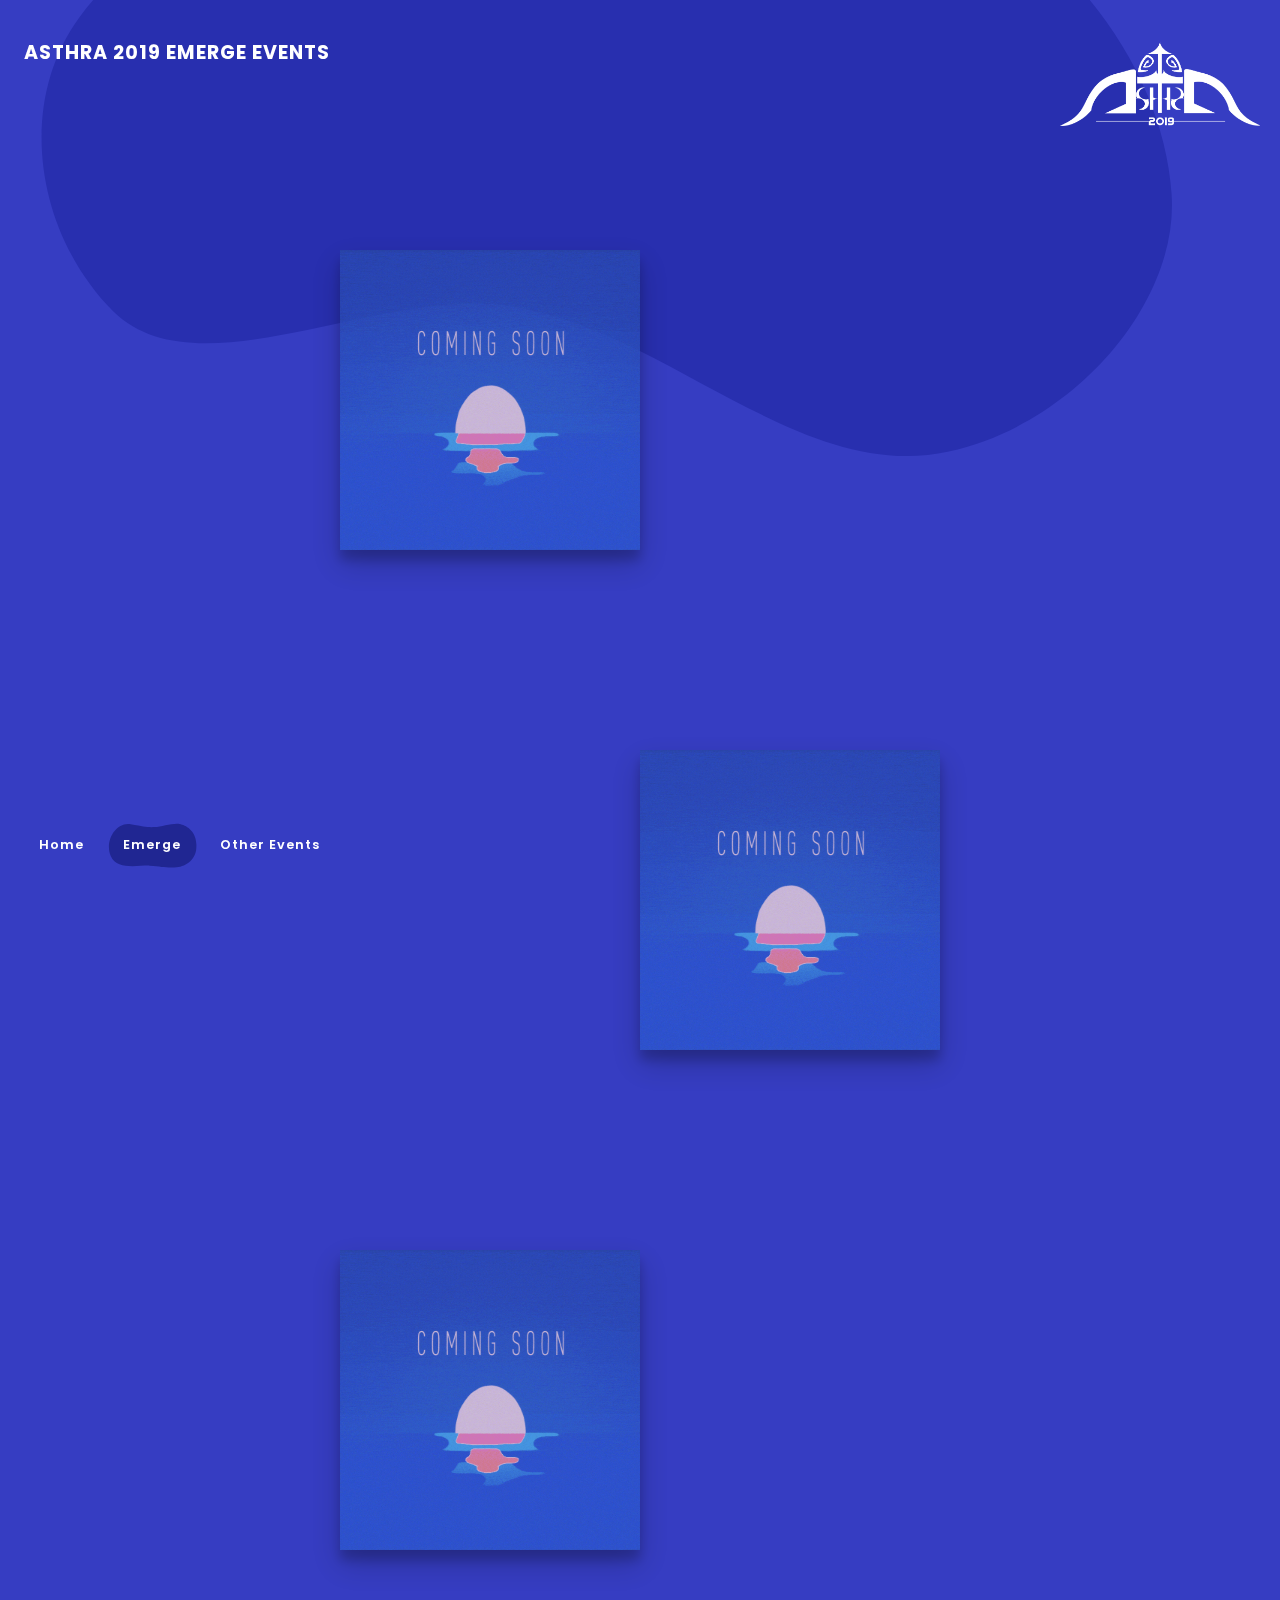
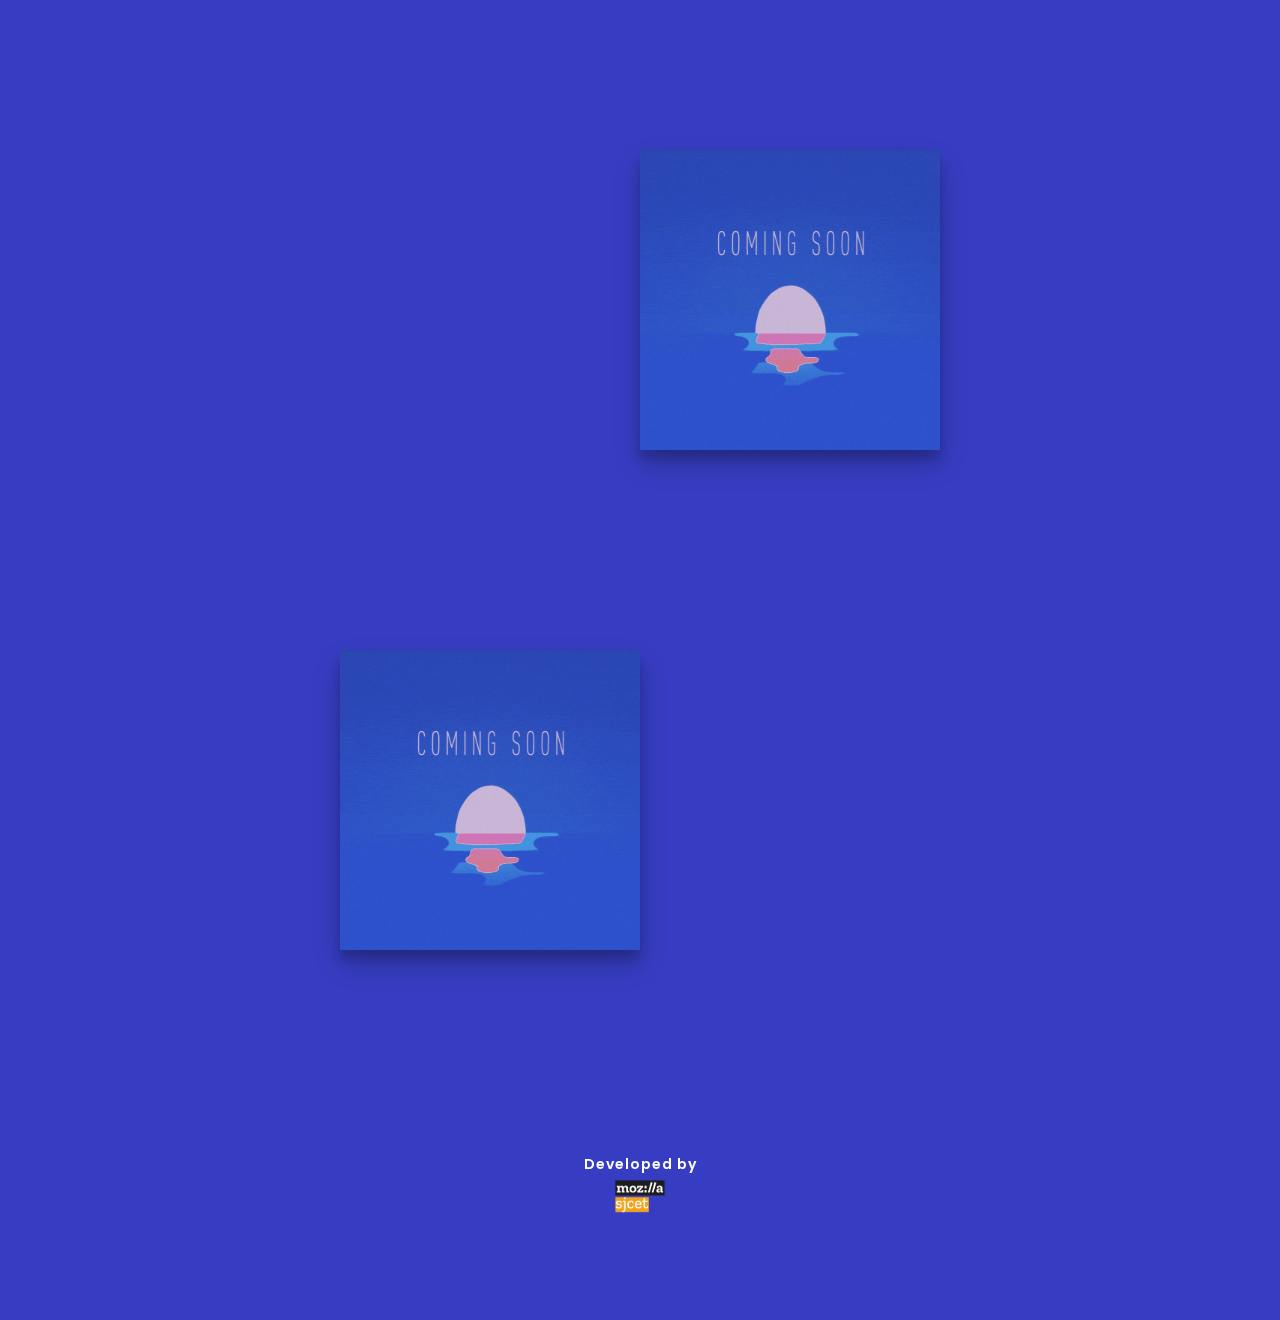
<file: events/emerge.html>
<!DOCTYPE html>
<html lang="en" class="no-js">
	<head>
		<meta charset="UTF-8" />
		<meta http-equiv="X-UA-Compatible" content="IE=edge">
		<meta name="viewport" content="width=device-width, initial-scale=1">

		<meta name="theme-color" content="#363dc2">
		<meta name="msapplication-navbutton-color" content="#363dc2">
		<meta name="apple-mobile-web-app-status-bar-style" content="#363dc2">
		<title>ASTHRA 2019 | Emerge Events | Department of EEE</title>
		<meta name="description" content="Asthra is the annual technical fest of SJCET Palai." />
		<meta name="keywords" content="Asthra, Asthra 2018, Asthra 2017, Asthra 2019,EEE, Emerge Events, Asthra Emerge, Asthra 19, sjcet Asthra, Asthra SJCET, cultural fest SJCET, Asthra fest, SJCET, PALAI, KTU, KTU TECHFEST" />
		<meta name="copyright" content="Asthra 2019"/>
		<meta name="rating" content="General" />
		<meta name="coverage" content="Worldwide" />
		<meta name="creator" content="Asthra 2019" />
		<meta itemprop="name" content="Asthra 2019"/>
		<meta itemprop="keywords" content="Asthra, Asthra 2018, Asthra 2017, Asthra 2019, Asthra 19, Asthra SJCET Palai, Asthra SJCET, cultural fest SJCET, Asthra fest, SJCET, SJCET Palai, SJCET Asthra"/>
		<link rel="icon" href="img/Asthra19-Icon.png">
		<link rel="stylesheet" href="https://cdnjs.cloudflare.com/ajax/libs/font-awesome/4.7.0/css/font-awesome.min.css">
		<link href="https://fonts.googleapis.com/css?family=Poppins:400,500,600,700,800,900" rel="stylesheet">
		<link rel="stylesheet" type="text/css" href="css/normalize.css" />
		<link rel="stylesheet" type="text/css" href="css/demo.css" />
		<link rel="stylesheet" type="text/css" href="css/demo.min.css" />
		<link rel="stylesheet" href="css/normalize.min.css" />
		<link rel="stylesheet" href="css/animate.min.css" />

		<script>
			document.documentElement.className = 'js';
			var supportsCssVars = function() {
				var s = document.createElement('style'),
				support;

				s.innerHTML = "root: { --tmp-var: bold; }";
				document.head.appendChild(s);
				support = !!(window.CSS && window.CSS.supports && window.CSS.supports('font-weight', 'var(--tmp-var)'));
				s.parentNode.removeChild(s);
				return support;
			}
			if (!supportsCssVars()) alert('Please view this page in a modern browser that supports CSS Variables.')
		</script>
	</head>
	<body class="loading">
		<svg class="hidden">
			<symbol id="shape-demo" viewBox="0 0 200 100">
				<title>shape demo</title>
				<path d="M 6.144,74.1 C 20.4,107.4 70.13,94.33 94.22,95.74 121.3,97.41 130.8,101.1 154.7,99.38 178.6,97.72 201.9,78.95 199.4,46.86 197.1,14.96 174.9,4.781 161.4,1.827 147.9,-1.128 119.8,8.284 105.6,8.766 85.34,9.449 81.91,7.628 51.08,2.334 17.26,-3.482 -8.105,40.84 6.144,74.1 Z" />
			</symbol>
		</svg>
		<main>
			<div class="morph-wrap">
				<svg class="morph" width="1400" height="770" viewBox="0 0 1400 770">
					<path d="M 262.9,252.2 C 210.1,338.2 212.6,487.6 288.8,553.9 372.2,626.5 511.2,517.8 620.3,536.3 750.6,558.4 860.3,723 987.3,686.5 1089,657.3 1168,534.7 1173,429.2 1178,313.7 1096,189.1 995.1,130.7 852.1,47.07 658.8,78.95 498.1,119.2 410.7,141.1 322.6,154.8 262.9,252.2 Z"/>
				</svg>
			</div>
			<div class="content content--fixed">
				<header class="codrops-header">
					<img src="img/logo.png" class="header-icon">
					<h1 class="codrops-header__title">Asthra 2019 Emerge Events</h1>

				</header>
				<nav class="demos">
					<a class="demo" href="../index.html"><svg class="decoshape"><use xlink:href="#shape-demo"></use></svg>Home</a>
					<a class="demo demo--current" href="#"><svg class="decoshape" preserveAspectRatio="none"><use xlink:href="#shape-demo"></use></svg>Emerge</a>
					<a class="demo" href="index.html"><svg class="decoshape"><use xlink:href="#shape-demo"></use></svg>Other Events</a>
				</nav>
				<a class="pater" href="emerge.html">
					<svg class="pater__deco" width="300" height="240" viewBox="0 0 1000 800">
						<path d="M27.4,171.8C73,42.9,128.6,1,128.6,1s0,0,0,0c58.5,0,368.3,0.3,873.2,0.8c38.5,211,42.1,373.5,38.9,476.7c-2.5,80.3-10.6,174.9-76.7,247.8c-15.1,16.6-37.4,41.2-72.8,53.9c-92.4,33.1-173-50.8-283.9-99.4c-224.3-98.4-334.9,51.4-472.2-45.6C-6.3,535.2-14.5,290.6,27.4,171.8z"/>
					</svg>
					<center><img class="pater__img" src="img/logo.png" alt="Asthra 2019 Logo" /></center>
				</a>
			</div>

			<div class="container">
			<div class="content-wrap">
					<a href="#0">
						<div class="content content--layout content--layout-1">
				<img class="content__img" src="img/coming soon.gif" alt="Emerge Events" />
					<!--<h3 class="content__title2">coming soon</h3>-->
					</div>
				</a>
			</div>
			<!--DEMO01--
			<div id="animatedModal1">
					<div  id="btn-close-modal" class="close-animatedModal1">
					 <svg class="svg-icon" viewBox="0 0 20 20">
					 <path fill="none" d="M12.71,7.291c-0.15-0.15-0.393-0.15-0.542,0L10,9.458L7.833,7.291c-0.15-0.15-0.392-0.15-0.542,0c-0.149,0.149-0.149,0.392,0,0.541L9.458,10l-2.168,2.167c-0.149,0.15-0.149,0.393,0,0.542c0.15,0.149,0.392,0.149,0.542,0L10,10.542l2.168,2.167c0.149,0.149,0.392,0.149,0.542,0c0.148-0.149,0.148-0.392,0-0.542L10.542,10l2.168-2.168C12.858,7.683,12.858,7.44,12.71,7.291z M10,1.188c-4.867,0-8.812,3.946-8.812,8.812c0,4.867,3.945,8.812,8.812,8.812s8.812-3.945,8.812-8.812C18.812,5.133,14.867,1.188,10,1.188z M10,18.046c-4.444,0-8.046-3.603-8.046-8.046c0-4.444,3.603-8.046,8.046-8.046c4.443,0,8.046,3.602,8.046,8.046C18.046,14.443,14.443,18.046,10,18.046z"></path>
					 </svg>
					</div>

					<div class="modal-content">
							<h4>GENERAL EVENT #1</h4>
							<h1>Hackathon</h1>
							<p>Details will be updated soon. Stay Tuned!!!
							 </p>
							 <!--<h4>Date : February 07, 2019</h4>
							 <h4 class="c-header">CONTACT DETAILS</h4>
							 <h5 class="contact"><span>Full Name : +91 0000000000&emsp;<br class="hide-break">Full Name : +91 0000000000&emsp;</span></h5>
							 <h4 class="c-header">REGISTRATION DETAILS</h4>
							 <h5 class="contact"><span>Starts On : January 25, 2019&emsp;<br class="hide-break">Ends On : February 06, 2019&emsp;</span></h5>
							 <a href="#" class="fancy-button bg-gradient1"><span><i class="fa fa-ticket"></i> Register</span></a>--
							 <center><img src="img/smile2.svg" alt="SVG" style="height:170px;margin-top:100px;opacity:0.8"></center>
					</div>
			</div>-->

			<div class="content-wrap">
				<a href="#0">
				<div class="content content--layout content--layout-2">
					<img class="content__img" src="img/coming soon.gif" alt="Emerge Events" />
					<!--<h3 class="content__title2">coming soon</h3>-->
				</div>
			</a>
			</div>
			<!--DEMO01--
			<div id="animatedModal1">
					<div  id="btn-close-modal" class="close-animatedModal1">
					 <svg class="svg-icon" viewBox="0 0 20 20">
					 <path fill="none" d="M12.71,7.291c-0.15-0.15-0.393-0.15-0.542,0L10,9.458L7.833,7.291c-0.15-0.15-0.392-0.15-0.542,0c-0.149,0.149-0.149,0.392,0,0.541L9.458,10l-2.168,2.167c-0.149,0.15-0.149,0.393,0,0.542c0.15,0.149,0.392,0.149,0.542,0L10,10.542l2.168,2.167c0.149,0.149,0.392,0.149,0.542,0c0.148-0.149,0.148-0.392,0-0.542L10.542,10l2.168-2.168C12.858,7.683,12.858,7.44,12.71,7.291z M10,1.188c-4.867,0-8.812,3.946-8.812,8.812c0,4.867,3.945,8.812,8.812,8.812s8.812-3.945,8.812-8.812C18.812,5.133,14.867,1.188,10,1.188z M10,18.046c-4.444,0-8.046-3.603-8.046-8.046c0-4.444,3.603-8.046,8.046-8.046c4.443,0,8.046,3.602,8.046,8.046C18.046,14.443,14.443,18.046,10,18.046z"></path>
					 </svg>
					</div>

					<div class="modal-content">
							<h4>GENERAL EVENT #1</h4>
							<h1>Hackathon</h1>
							<p>Details will be updated soon. Stay Tuned!!!
							 </p>
							 <!--<h4>Date : February 07, 2019</h4>
							 <h4 class="c-header">CONTACT DETAILS</h4>
							 <h5 class="contact"><span>Full Name : +91 0000000000&emsp;<br class="hide-break">Full Name : +91 0000000000&emsp;</span></h5>
							 <h4 class="c-header">REGISTRATION DETAILS</h4>
							 <h5 class="contact"><span>Starts On : January 25, 2019&emsp;<br class="hide-break">Ends On : February 06, 2019&emsp;</span></h5>
							 <a href="#" class="fancy-button bg-gradient1"><span><i class="fa fa-ticket"></i> Register</span></a>--
							 <center><img src="img/smile2.svg" alt="SVG" style="height:170px;margin-top:100px;opacity:0.8"></center>
					</div>
			</div>-->

			<div class="content-wrap">
				<a href="#0">
				<div class="content content--layout content--layout-1">
					<img class="content__img" src="img/coming soon.gif" alt="Emerge Events" />
					<!--<h3 class="content__title2">coming soon</h3>-->
				</div>
			</a>
			</div>
			<!--DEMO01--
			<div id="animatedModal1">
					<div  id="btn-close-modal" class="close-animatedModal1">
					 <svg class="svg-icon" viewBox="0 0 20 20">
					 <path fill="none" d="M12.71,7.291c-0.15-0.15-0.393-0.15-0.542,0L10,9.458L7.833,7.291c-0.15-0.15-0.392-0.15-0.542,0c-0.149,0.149-0.149,0.392,0,0.541L9.458,10l-2.168,2.167c-0.149,0.15-0.149,0.393,0,0.542c0.15,0.149,0.392,0.149,0.542,0L10,10.542l2.168,2.167c0.149,0.149,0.392,0.149,0.542,0c0.148-0.149,0.148-0.392,0-0.542L10.542,10l2.168-2.168C12.858,7.683,12.858,7.44,12.71,7.291z M10,1.188c-4.867,0-8.812,3.946-8.812,8.812c0,4.867,3.945,8.812,8.812,8.812s8.812-3.945,8.812-8.812C18.812,5.133,14.867,1.188,10,1.188z M10,18.046c-4.444,0-8.046-3.603-8.046-8.046c0-4.444,3.603-8.046,8.046-8.046c4.443,0,8.046,3.602,8.046,8.046C18.046,14.443,14.443,18.046,10,18.046z"></path>
					 </svg>
					</div>

					<div class="modal-content">
							<h4>GENERAL EVENT #1</h4>
							<h1>Hackathon</h1>
							<p>Details will be updated soon. Stay Tuned!!!
							 </p>
							 <!--<h4>Date : February 07, 2019</h4>
							 <h4 class="c-header">CONTACT DETAILS</h4>
							 <h5 class="contact"><span>Full Name : +91 0000000000&emsp;<br class="hide-break">Full Name : +91 0000000000&emsp;</span></h5>
							 <h4 class="c-header">REGISTRATION DETAILS</h4>
							 <h5 class="contact"><span>Starts On : January 25, 2019&emsp;<br class="hide-break">Ends On : February 06, 2019&emsp;</span></h5>
							 <a href="#" class="fancy-button bg-gradient1"><span><i class="fa fa-ticket"></i> Register</span></a>--
							 <center><img src="img/smile2.svg" alt="SVG" style="height:170px;margin-top:100px;opacity:0.8"></center>
					</div>
			</div>-->

			<div class="content-wrap">
				<a href="#0">
				<div class="content content--layout content--layout-2">
					<img class="content__img" src="img/coming soon.gif" alt="Emerge Events" />
					<!--<h3 class="content__title2">coming soon</h3>-->
				</div>
			</a>
			</div>
			<!--DEMO01--
			<div id="animatedModal1">
					<div  id="btn-close-modal" class="close-animatedModal1">
					 <svg class="svg-icon" viewBox="0 0 20 20">
					 <path fill="none" d="M12.71,7.291c-0.15-0.15-0.393-0.15-0.542,0L10,9.458L7.833,7.291c-0.15-0.15-0.392-0.15-0.542,0c-0.149,0.149-0.149,0.392,0,0.541L9.458,10l-2.168,2.167c-0.149,0.15-0.149,0.393,0,0.542c0.15,0.149,0.392,0.149,0.542,0L10,10.542l2.168,2.167c0.149,0.149,0.392,0.149,0.542,0c0.148-0.149,0.148-0.392,0-0.542L10.542,10l2.168-2.168C12.858,7.683,12.858,7.44,12.71,7.291z M10,1.188c-4.867,0-8.812,3.946-8.812,8.812c0,4.867,3.945,8.812,8.812,8.812s8.812-3.945,8.812-8.812C18.812,5.133,14.867,1.188,10,1.188z M10,18.046c-4.444,0-8.046-3.603-8.046-8.046c0-4.444,3.603-8.046,8.046-8.046c4.443,0,8.046,3.602,8.046,8.046C18.046,14.443,14.443,18.046,10,18.046z"></path>
					 </svg>
					</div>

					<div class="modal-content">
							<h4>GENERAL EVENT #1</h4>
							<h1>Hackathon</h1>
							<p>Details will be updated soon. Stay Tuned!!!
							 </p>
							 <!--<h4>Date : February 07, 2019</h4>
							 <h4 class="c-header">CONTACT DETAILS</h4>
							 <h5 class="contact"><span>Full Name : +91 0000000000&emsp;<br class="hide-break">Full Name : +91 0000000000&emsp;</span></h5>
							 <h4 class="c-header">REGISTRATION DETAILS</h4>
							 <h5 class="contact"><span>Starts On : January 25, 2019&emsp;<br class="hide-break">Ends On : February 06, 2019&emsp;</span></h5>
							 <a href="#" class="fancy-button bg-gradient1"><span><i class="fa fa-ticket"></i> Register</span></a>--
							 <center><img src="img/smile2.svg" alt="SVG" style="height:170px;margin-top:100px;opacity:0.8"></center>
					</div>
			</div>-->

			<div class="content-wrap">
				<a href="#0">
				<div class="content content--layout content--layout-1">
					<img class="content__img" src="img/coming soon.gif" alt="Emerge Events" />
					<!--<h3 class="content__title2">coming soon</h3>-->
				</div>
			</a>
			</div>
			<!--DEMO01--
			<div id="animatedModal1">
					<div  id="btn-close-modal" class="close-animatedModal1">
					 <svg class="svg-icon" viewBox="0 0 20 20">
					 <path fill="none" d="M12.71,7.291c-0.15-0.15-0.393-0.15-0.542,0L10,9.458L7.833,7.291c-0.15-0.15-0.392-0.15-0.542,0c-0.149,0.149-0.149,0.392,0,0.541L9.458,10l-2.168,2.167c-0.149,0.15-0.149,0.393,0,0.542c0.15,0.149,0.392,0.149,0.542,0L10,10.542l2.168,2.167c0.149,0.149,0.392,0.149,0.542,0c0.148-0.149,0.148-0.392,0-0.542L10.542,10l2.168-2.168C12.858,7.683,12.858,7.44,12.71,7.291z M10,1.188c-4.867,0-8.812,3.946-8.812,8.812c0,4.867,3.945,8.812,8.812,8.812s8.812-3.945,8.812-8.812C18.812,5.133,14.867,1.188,10,1.188z M10,18.046c-4.444,0-8.046-3.603-8.046-8.046c0-4.444,3.603-8.046,8.046-8.046c4.443,0,8.046,3.602,8.046,8.046C18.046,14.443,14.443,18.046,10,18.046z"></path>
					 </svg>
					</div>

					<div class="modal-content">
							<h4>GENERAL EVENT #1</h4>
							<h1>Hackathon</h1>
							<p>Details will be updated soon. Stay Tuned!!!
							 </p>
							 <!--<h4>Date : February 07, 2019</h4>
							 <h4 class="c-header">CONTACT DETAILS</h4>
							 <h5 class="contact"><span>Full Name : +91 0000000000&emsp;<br class="hide-break">Full Name : +91 0000000000&emsp;</span></h5>
							 <h4 class="c-header">REGISTRATION DETAILS</h4>
							 <h5 class="contact"><span>Starts On : January 25, 2019&emsp;<br class="hide-break">Ends On : February 06, 2019&emsp;</span></h5>
							 <a href="#" class="fancy-button bg-gradient1"><span><i class="fa fa-ticket"></i> Register</span></a>--
							 <center><img src="img/smile2.svg" alt="SVG" style="height:170px;margin-top:100px;opacity:0.8"></center>
					</div>
			</div>-->


		</div>
			<!-- Related demos -->
			<section class="content content--related">
				<center><div class="content__info footer">Developed by </div><a href="https://www.instagram.com/mozilla.sjcet/" target="_blank"><img src="img/Logo-MozillaSJCET.png" style="height:36px;" alt="Mozilla SJCET"></a></center>
			</section>
		</main>
		<script src="js/imagesloaded.pkgd.min.js"></script>
		<script src="js/anime.min.js"></script>
		<script src="js/scrollMonitor.js"></script>
		<script src="js/demo1.js"></script>
		<script src="js/jquery.min.js"></script>
		<script src="js/animatedModal.js"></script>

		<!--Initialize Modal Box-->
		<script>  $("#demo01").animatedModal();</script>
		<script>  $("#demo02").animatedModal();</script>
		<script>  $("#demo03").animatedModal();</script>
		<script>  $("#demo04").animatedModal();</script>
		<script>  $("#demo05").animatedModal();</script>

	</body>
</html>
</file>
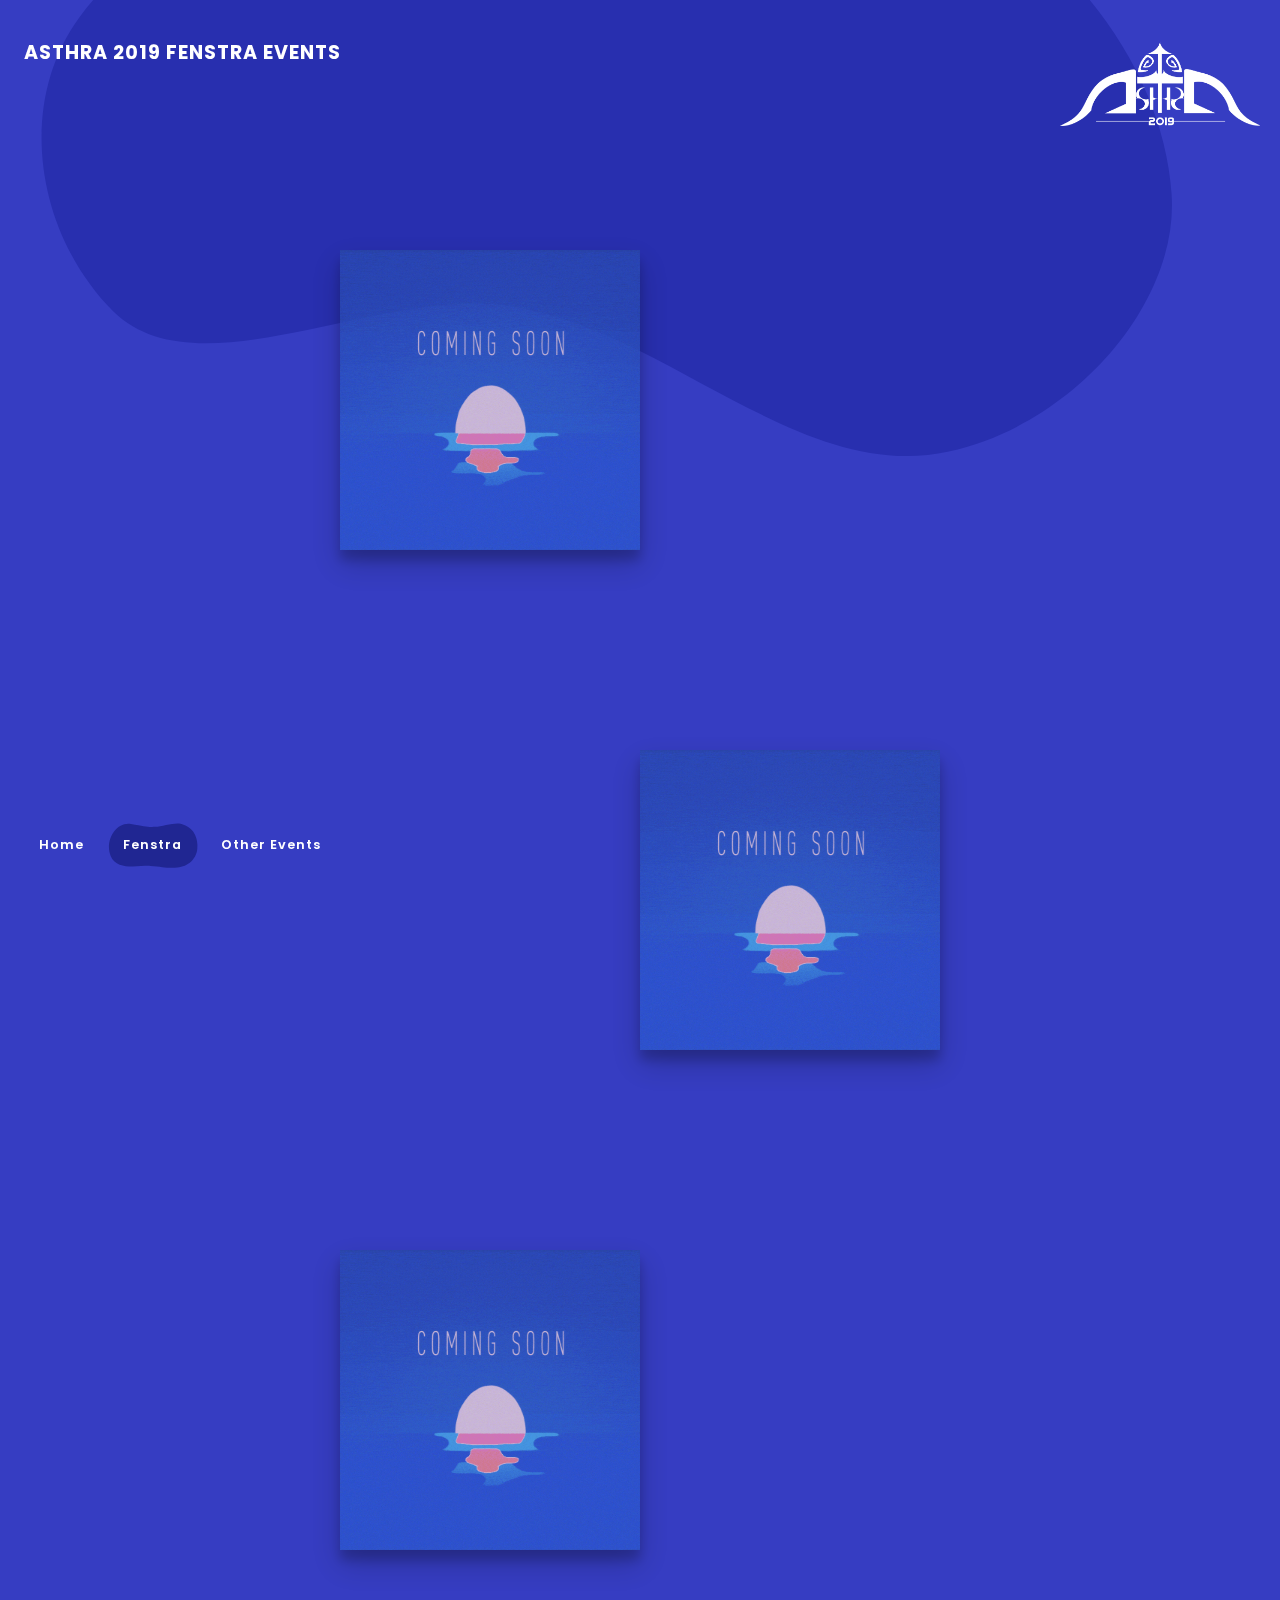
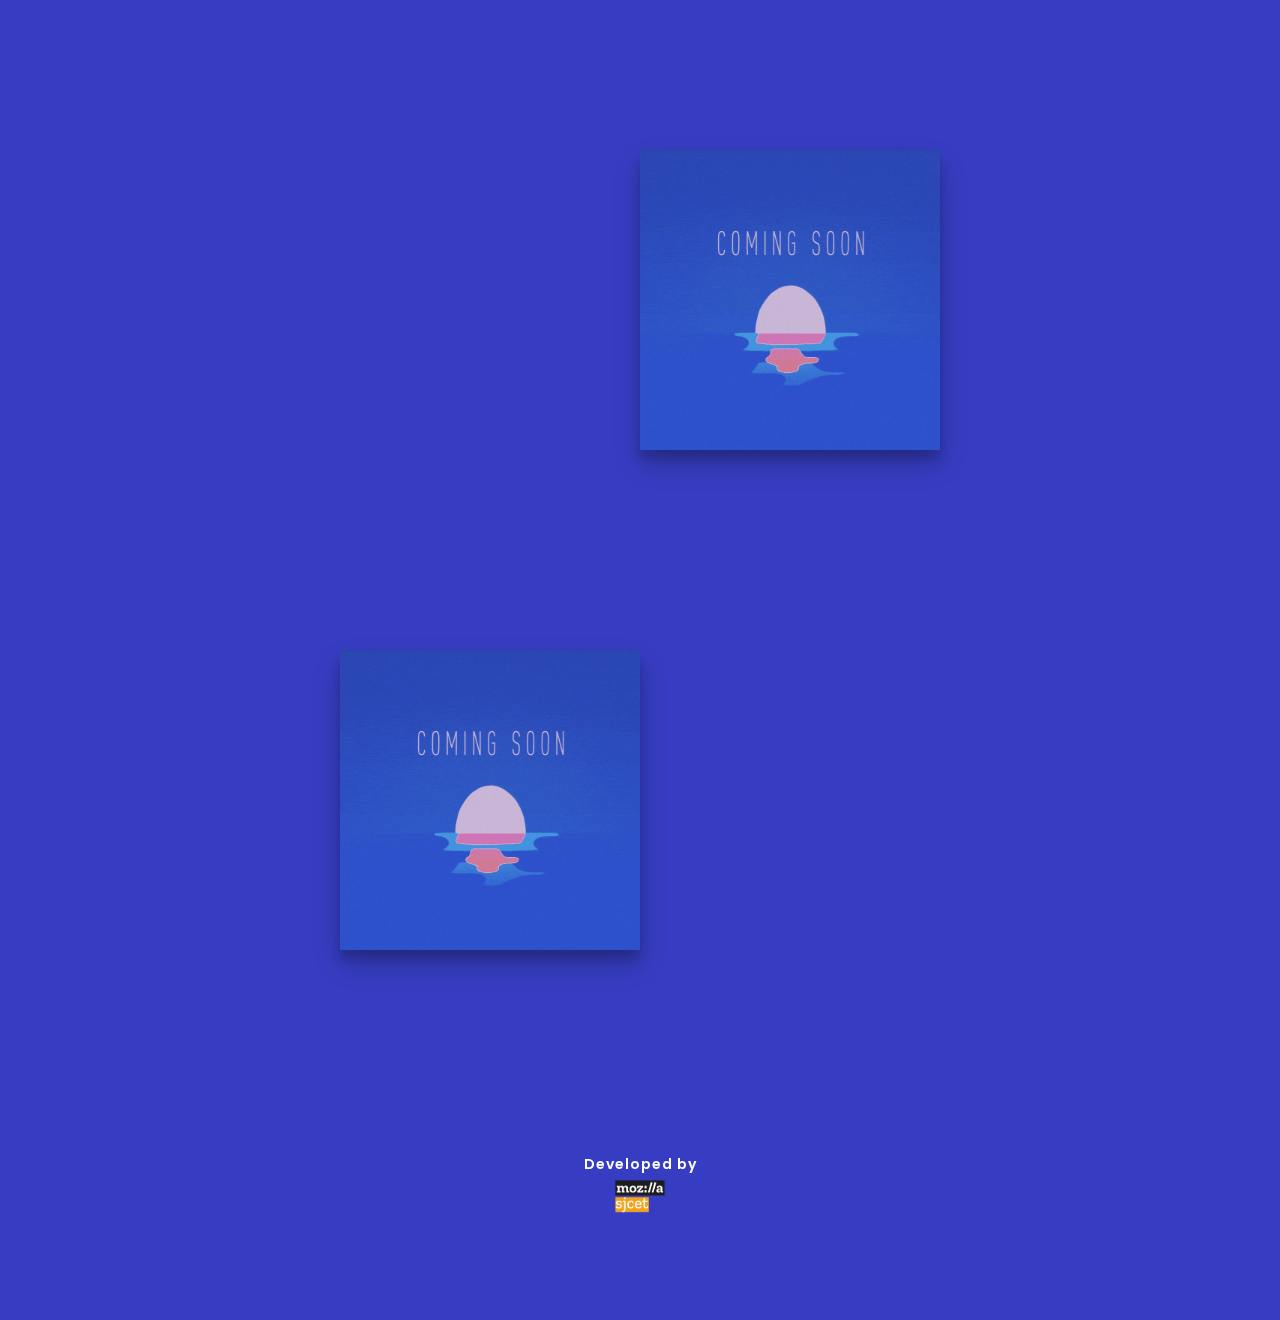
<file: events/fenstra.html>
<!DOCTYPE html>
<html lang="en" class="no-js">
	<head>
		<meta charset="UTF-8" />
		<meta http-equiv="X-UA-Compatible" content="IE=edge">
		<meta name="viewport" content="width=device-width, initial-scale=1">

		<meta name="theme-color" content="#363dc2">
		<meta name="msapplication-navbutton-color" content="#363dc2">
		<meta name="apple-mobile-web-app-status-bar-style" content="#363dc2">
		<title>ASTHRA 2019 | Fenstra Events | Department of MCA</title>
		<meta name="description" content="Asthra is the annual technical fest of SJCET Palai." />
		<meta name="keywords" content="Asthra, Asthra 2018, Asthra 2017, Asthra 2019,Fenstra Events, MCA, Asthra 19, sjcet Asthra, Asthra SJCET, cultural fest SJCET, Asthra fest, SJCET, PALAI, KTU, KTU TECHFEST" />
		<meta name="copyright" content="Asthra 2019"/>
		<meta name="rating" content="General" />
		<meta name="coverage" content="Worldwide" />
		<meta name="creator" content="Asthra 2019" />
		<meta itemprop="name" content="Asthra 2019"/>
		<meta itemprop="keywords" content="Asthra, Asthra 2018, Asthra 2017, Asthra 2019, Asthra 19, Asthra SJCET Palai, Asthra SJCET, cultural fest SJCET, Asthra fest, SJCET, SJCET Palai, SJCET Asthra"/>
		<link rel="icon" href="img/Asthra19-Icon.png">
		<link rel="stylesheet" href="https://cdnjs.cloudflare.com/ajax/libs/font-awesome/4.7.0/css/font-awesome.min.css">
		<link href="https://fonts.googleapis.com/css?family=Poppins:400,500,600,700,800,900" rel="stylesheet">
		<link rel="stylesheet" type="text/css" href="css/normalize.css" />
		<link rel="stylesheet" type="text/css" href="css/demo.css" />
		<link rel="stylesheet" type="text/css" href="css/demo.min.css" />
		<link rel="stylesheet" href="css/normalize.min.css" />
		<link rel="stylesheet" href="css/animate.min.css" />

		<script>
			document.documentElement.className = 'js';
			var supportsCssVars = function() {
				var s = document.createElement('style'),
				support;

				s.innerHTML = "root: { --tmp-var: bold; }";
				document.head.appendChild(s);
				support = !!(window.CSS && window.CSS.supports && window.CSS.supports('font-weight', 'var(--tmp-var)'));
				s.parentNode.removeChild(s);
				return support;
			}
			if (!supportsCssVars()) alert('Please view this page in a modern browser that supports CSS Variables.')
		</script>
	</head>
	<body class="loading">
		<svg class="hidden">
			<symbol id="shape-demo" viewBox="0 0 200 100">
				<title>shape demo</title>
				<path d="M 6.144,74.1 C 20.4,107.4 70.13,94.33 94.22,95.74 121.3,97.41 130.8,101.1 154.7,99.38 178.6,97.72 201.9,78.95 199.4,46.86 197.1,14.96 174.9,4.781 161.4,1.827 147.9,-1.128 119.8,8.284 105.6,8.766 85.34,9.449 81.91,7.628 51.08,2.334 17.26,-3.482 -8.105,40.84 6.144,74.1 Z" />
			</symbol>
		</svg>
		<main>
			<div class="morph-wrap">
				<svg class="morph" width="1400" height="770" viewBox="0 0 1400 770">
					<path d="M 262.9,252.2 C 210.1,338.2 212.6,487.6 288.8,553.9 372.2,626.5 511.2,517.8 620.3,536.3 750.6,558.4 860.3,723 987.3,686.5 1089,657.3 1168,534.7 1173,429.2 1178,313.7 1096,189.1 995.1,130.7 852.1,47.07 658.8,78.95 498.1,119.2 410.7,141.1 322.6,154.8 262.9,252.2 Z"/>
				</svg>
			</div>
			<div class="content content--fixed">
				<header class="codrops-header">
					<img src="img/logo.png" class="header-icon">
					<h1 class="codrops-header__title">Asthra 2019 Fenstra Events</h1>

				</header>
				<nav class="demos">
					<a class="demo" href="../index.html"><svg class="decoshape"><use xlink:href="#shape-demo"></use></svg>Home</a>
					<a class="demo demo--current" href="#"><svg class="decoshape" preserveAspectRatio="none"><use xlink:href="#shape-demo"></use></svg>Fenstra</a>
					<a class="demo" href="index.html"><svg class="decoshape"><use xlink:href="#shape-demo"></use></svg>Other Events</a>
				</nav>
				<a class="pater" href="fenstra.html">
					<svg class="pater__deco" width="300" height="240" viewBox="0 0 1000 800">
						<path d="M27.4,171.8C73,42.9,128.6,1,128.6,1s0,0,0,0c58.5,0,368.3,0.3,873.2,0.8c38.5,211,42.1,373.5,38.9,476.7c-2.5,80.3-10.6,174.9-76.7,247.8c-15.1,16.6-37.4,41.2-72.8,53.9c-92.4,33.1-173-50.8-283.9-99.4c-224.3-98.4-334.9,51.4-472.2-45.6C-6.3,535.2-14.5,290.6,27.4,171.8z"/>
					</svg>
					<center><img class="pater__img" src="img/logo.png" alt="Asthra 2019 Logo" /></center>

				</a>

			</div>
			<div class="container">
			<div class="content-wrap">
					<a href="#0">
						<div class="content content--layout content--layout-1">
				<img class="content__img" src="img/coming soon.gif" alt="Fenstra Events" />
				<!--<h3 class="content__title2">coming soon</h3>-->
					</div>
				</a>
			</div>
			<!--DEMO01--
			<div id="animatedModal1">
					<div  id="btn-close-modal" class="close-animatedModal1">
					 <svg class="svg-icon" viewBox="0 0 20 20">
					 <path fill="none" d="M12.71,7.291c-0.15-0.15-0.393-0.15-0.542,0L10,9.458L7.833,7.291c-0.15-0.15-0.392-0.15-0.542,0c-0.149,0.149-0.149,0.392,0,0.541L9.458,10l-2.168,2.167c-0.149,0.15-0.149,0.393,0,0.542c0.15,0.149,0.392,0.149,0.542,0L10,10.542l2.168,2.167c0.149,0.149,0.392,0.149,0.542,0c0.148-0.149,0.148-0.392,0-0.542L10.542,10l2.168-2.168C12.858,7.683,12.858,7.44,12.71,7.291z M10,1.188c-4.867,0-8.812,3.946-8.812,8.812c0,4.867,3.945,8.812,8.812,8.812s8.812-3.945,8.812-8.812C18.812,5.133,14.867,1.188,10,1.188z M10,18.046c-4.444,0-8.046-3.603-8.046-8.046c0-4.444,3.603-8.046,8.046-8.046c4.443,0,8.046,3.602,8.046,8.046C18.046,14.443,14.443,18.046,10,18.046z"></path>
					 </svg>
					</div>

					<div class="modal-content">
							<h4>GENERAL EVENT #1</h4>
							<h1>Hackathon</h1>
							<p>Details will be updated soon. Stay Tuned!!!
							 </p>
							 <!--<h4>Date : February 07, 2019</h4>
							 <h4 class="c-header">CONTACT DETAILS</h4>
							 <h5 class="contact"><span>Full Name : +91 0000000000&emsp;<br class="hide-break">Full Name : +91 0000000000&emsp;</span></h5>
							 <h4 class="c-header">REGISTRATION DETAILS</h4>
							 <h5 class="contact"><span>Starts On : January 25, 2019&emsp;<br class="hide-break">Ends On : February 06, 2019&emsp;</span></h5>
							 <a href="#" class="fancy-button bg-gradient1"><span><i class="fa fa-ticket"></i> Register</span></a>--
							 <center><img src="img/smile2.svg" alt="SVG" style="height:170px;margin-top:100px;opacity:0.8"></center>
					</div>
			</div>-->

			<div class="content-wrap">
				<a href="#0">
				<div class="content content--layout content--layout-2">
					<img class="content__img" src="img/coming soon.gif" alt="Fenstra Events" />
					<!--<h3 class="content__title2">coming soon</h3>-->
				</div>
			</a>
			</div>
			<!--DEMO01--
			<div id="animatedModal1">
					<div  id="btn-close-modal" class="close-animatedModal1">
					 <svg class="svg-icon" viewBox="0 0 20 20">
					 <path fill="none" d="M12.71,7.291c-0.15-0.15-0.393-0.15-0.542,0L10,9.458L7.833,7.291c-0.15-0.15-0.392-0.15-0.542,0c-0.149,0.149-0.149,0.392,0,0.541L9.458,10l-2.168,2.167c-0.149,0.15-0.149,0.393,0,0.542c0.15,0.149,0.392,0.149,0.542,0L10,10.542l2.168,2.167c0.149,0.149,0.392,0.149,0.542,0c0.148-0.149,0.148-0.392,0-0.542L10.542,10l2.168-2.168C12.858,7.683,12.858,7.44,12.71,7.291z M10,1.188c-4.867,0-8.812,3.946-8.812,8.812c0,4.867,3.945,8.812,8.812,8.812s8.812-3.945,8.812-8.812C18.812,5.133,14.867,1.188,10,1.188z M10,18.046c-4.444,0-8.046-3.603-8.046-8.046c0-4.444,3.603-8.046,8.046-8.046c4.443,0,8.046,3.602,8.046,8.046C18.046,14.443,14.443,18.046,10,18.046z"></path>
					 </svg>
					</div>

					<div class="modal-content">
							<h4>GENERAL EVENT #1</h4>
							<h1>Hackathon</h1>
							<p>Details will be updated soon. Stay Tuned!!!
							 </p>
							 <!--<h4>Date : February 07, 2019</h4>
							 <h4 class="c-header">CONTACT DETAILS</h4>
							 <h5 class="contact"><span>Full Name : +91 0000000000&emsp;<br class="hide-break">Full Name : +91 0000000000&emsp;</span></h5>
							 <h4 class="c-header">REGISTRATION DETAILS</h4>
							 <h5 class="contact"><span>Starts On : January 25, 2019&emsp;<br class="hide-break">Ends On : February 06, 2019&emsp;</span></h5>
							 <a href="#" class="fancy-button bg-gradient1"><span><i class="fa fa-ticket"></i> Register</span></a>--
							 <center><img src="img/smile2.svg" alt="SVG" style="height:170px;margin-top:100px;opacity:0.8"></center>
					</div>
			</div>-->

			<div class="content-wrap">
				<a href="#0">
				<div class="content content--layout content--layout-1">
					<img class="content__img" src="img/coming soon.gif" alt="Fenstra Events" />
					<!--<h3 class="content__title2">coming soon</h3>-->
				</div>
			</a>
			</div>
			<!--DEMO01--
			<div id="animatedModal1">
					<div  id="btn-close-modal" class="close-animatedModal1">
					 <svg class="svg-icon" viewBox="0 0 20 20">
					 <path fill="none" d="M12.71,7.291c-0.15-0.15-0.393-0.15-0.542,0L10,9.458L7.833,7.291c-0.15-0.15-0.392-0.15-0.542,0c-0.149,0.149-0.149,0.392,0,0.541L9.458,10l-2.168,2.167c-0.149,0.15-0.149,0.393,0,0.542c0.15,0.149,0.392,0.149,0.542,0L10,10.542l2.168,2.167c0.149,0.149,0.392,0.149,0.542,0c0.148-0.149,0.148-0.392,0-0.542L10.542,10l2.168-2.168C12.858,7.683,12.858,7.44,12.71,7.291z M10,1.188c-4.867,0-8.812,3.946-8.812,8.812c0,4.867,3.945,8.812,8.812,8.812s8.812-3.945,8.812-8.812C18.812,5.133,14.867,1.188,10,1.188z M10,18.046c-4.444,0-8.046-3.603-8.046-8.046c0-4.444,3.603-8.046,8.046-8.046c4.443,0,8.046,3.602,8.046,8.046C18.046,14.443,14.443,18.046,10,18.046z"></path>
					 </svg>
					</div>

					<div class="modal-content">
							<h4>GENERAL EVENT #1</h4>
							<h1>Hackathon</h1>
							<p>Details will be updated soon. Stay Tuned!!!
							 </p>
							 <!--<h4>Date : February 07, 2019</h4>
							 <h4 class="c-header">CONTACT DETAILS</h4>
							 <h5 class="contact"><span>Full Name : +91 0000000000&emsp;<br class="hide-break">Full Name : +91 0000000000&emsp;</span></h5>
							 <h4 class="c-header">REGISTRATION DETAILS</h4>
							 <h5 class="contact"><span>Starts On : January 25, 2019&emsp;<br class="hide-break">Ends On : February 06, 2019&emsp;</span></h5>
							 <a href="#" class="fancy-button bg-gradient1"><span><i class="fa fa-ticket"></i> Register</span></a>--
							 <center><img src="img/smile2.svg" alt="SVG" style="height:170px;margin-top:100px;opacity:0.8"></center>
					</div>
			</div>-->

			<div class="content-wrap">
				<a href="#0">
				<div class="content content--layout content--layout-2">
					<img class="content__img" src="img/coming soon.gif" alt="Fenstra Events" />
					<!--<h3 class="content__title2">coming soon</h3>-->
				</div>
			</a>
			</div>
			<!--DEMO01--
			<div id="animatedModal1">
					<div  id="btn-close-modal" class="close-animatedModal1">
					 <svg class="svg-icon" viewBox="0 0 20 20">
					 <path fill="none" d="M12.71,7.291c-0.15-0.15-0.393-0.15-0.542,0L10,9.458L7.833,7.291c-0.15-0.15-0.392-0.15-0.542,0c-0.149,0.149-0.149,0.392,0,0.541L9.458,10l-2.168,2.167c-0.149,0.15-0.149,0.393,0,0.542c0.15,0.149,0.392,0.149,0.542,0L10,10.542l2.168,2.167c0.149,0.149,0.392,0.149,0.542,0c0.148-0.149,0.148-0.392,0-0.542L10.542,10l2.168-2.168C12.858,7.683,12.858,7.44,12.71,7.291z M10,1.188c-4.867,0-8.812,3.946-8.812,8.812c0,4.867,3.945,8.812,8.812,8.812s8.812-3.945,8.812-8.812C18.812,5.133,14.867,1.188,10,1.188z M10,18.046c-4.444,0-8.046-3.603-8.046-8.046c0-4.444,3.603-8.046,8.046-8.046c4.443,0,8.046,3.602,8.046,8.046C18.046,14.443,14.443,18.046,10,18.046z"></path>
					 </svg>
					</div>

					<div class="modal-content">
							<h4>GENERAL EVENT #1</h4>
							<h1>Hackathon</h1>
							<p>Details will be updated soon. Stay Tuned!!!
							 </p>
							 <!--<h4>Date : February 07, 2019</h4>
							 <h4 class="c-header">CONTACT DETAILS</h4>
							 <h5 class="contact"><span>Full Name : +91 0000000000&emsp;<br class="hide-break">Full Name : +91 0000000000&emsp;</span></h5>
							 <h4 class="c-header">REGISTRATION DETAILS</h4>
							 <h5 class="contact"><span>Starts On : January 25, 2019&emsp;<br class="hide-break">Ends On : February 06, 2019&emsp;</span></h5>
							 <a href="#" class="fancy-button bg-gradient1"><span><i class="fa fa-ticket"></i> Register</span></a>--
							 <center><img src="img/smile2.svg" alt="SVG" style="height:170px;margin-top:100px;opacity:0.8"></center>
					</div>
			</div>-->

			<div class="content-wrap">
				<a href="#0">
				<div class="content content--layout content--layout-1">
					<img class="content__img" src="img/coming soon.gif" alt="Fenstra Events" />
					<!--<h3 class="content__title2">coming soon</h3>-->
				</div>
			</a>
			</div>
			<!--DEMO01--
			<div id="animatedModal1">
					<div  id="btn-close-modal" class="close-animatedModal1">
					 <svg class="svg-icon" viewBox="0 0 20 20">
					 <path fill="none" d="M12.71,7.291c-0.15-0.15-0.393-0.15-0.542,0L10,9.458L7.833,7.291c-0.15-0.15-0.392-0.15-0.542,0c-0.149,0.149-0.149,0.392,0,0.541L9.458,10l-2.168,2.167c-0.149,0.15-0.149,0.393,0,0.542c0.15,0.149,0.392,0.149,0.542,0L10,10.542l2.168,2.167c0.149,0.149,0.392,0.149,0.542,0c0.148-0.149,0.148-0.392,0-0.542L10.542,10l2.168-2.168C12.858,7.683,12.858,7.44,12.71,7.291z M10,1.188c-4.867,0-8.812,3.946-8.812,8.812c0,4.867,3.945,8.812,8.812,8.812s8.812-3.945,8.812-8.812C18.812,5.133,14.867,1.188,10,1.188z M10,18.046c-4.444,0-8.046-3.603-8.046-8.046c0-4.444,3.603-8.046,8.046-8.046c4.443,0,8.046,3.602,8.046,8.046C18.046,14.443,14.443,18.046,10,18.046z"></path>
					 </svg>
					</div>

					<div class="modal-content">
							<h4>GENERAL EVENT #1</h4>
							<h1>Hackathon</h1>
							<p>Details will be updated soon. Stay Tuned!!!
							 </p>
							 <!--<h4>Date : February 07, 2019</h4>
							 <h4 class="c-header">CONTACT DETAILS</h4>
							 <h5 class="contact"><span>Full Name : +91 0000000000&emsp;<br class="hide-break">Full Name : +91 0000000000&emsp;</span></h5>
							 <h4 class="c-header">REGISTRATION DETAILS</h4>
							 <h5 class="contact"><span>Starts On : January 25, 2019&emsp;<br class="hide-break">Ends On : February 06, 2019&emsp;</span></h5>
							 <a href="#" class="fancy-button bg-gradient1"><span><i class="fa fa-ticket"></i> Register</span></a>--
							 <center><img src="img/smile2.svg" alt="SVG" style="height:170px;margin-top:100px;opacity:0.8"></center>
					</div>
			</div>-->

		</div>

			<section class="content content--related">
				<center><div class="content__info footer">Developed by </div><a href="https://www.instagram.com/mozilla.sjcet/" target="_blank"><img src="img/Logo-MozillaSJCET.png" style="height:36px;" alt="Mozilla SJCET"></a></center>
			</section>
		</main>

		<script src="js/imagesloaded.pkgd.min.js"></script>
		<script src="js/anime.min.js"></script>
		<script src="js/scrollMonitor.js"></script>
		<script src="js/demo1.js"></script>
		<script src="js/jquery.min.js"></script>
		<script src="js/animatedModal.js"></script>

		<!--Initialize Modal Box-->
		<script>  $("#demo01").animatedModal();</script>
		<script>  $("#demo02").animatedModal();</script>
		<script>  $("#demo03").animatedModal();</script>
		<script>  $("#demo04").animatedModal();</script>
		<script>  $("#demo05").animatedModal();</script>

	</body>
</html>
</file>
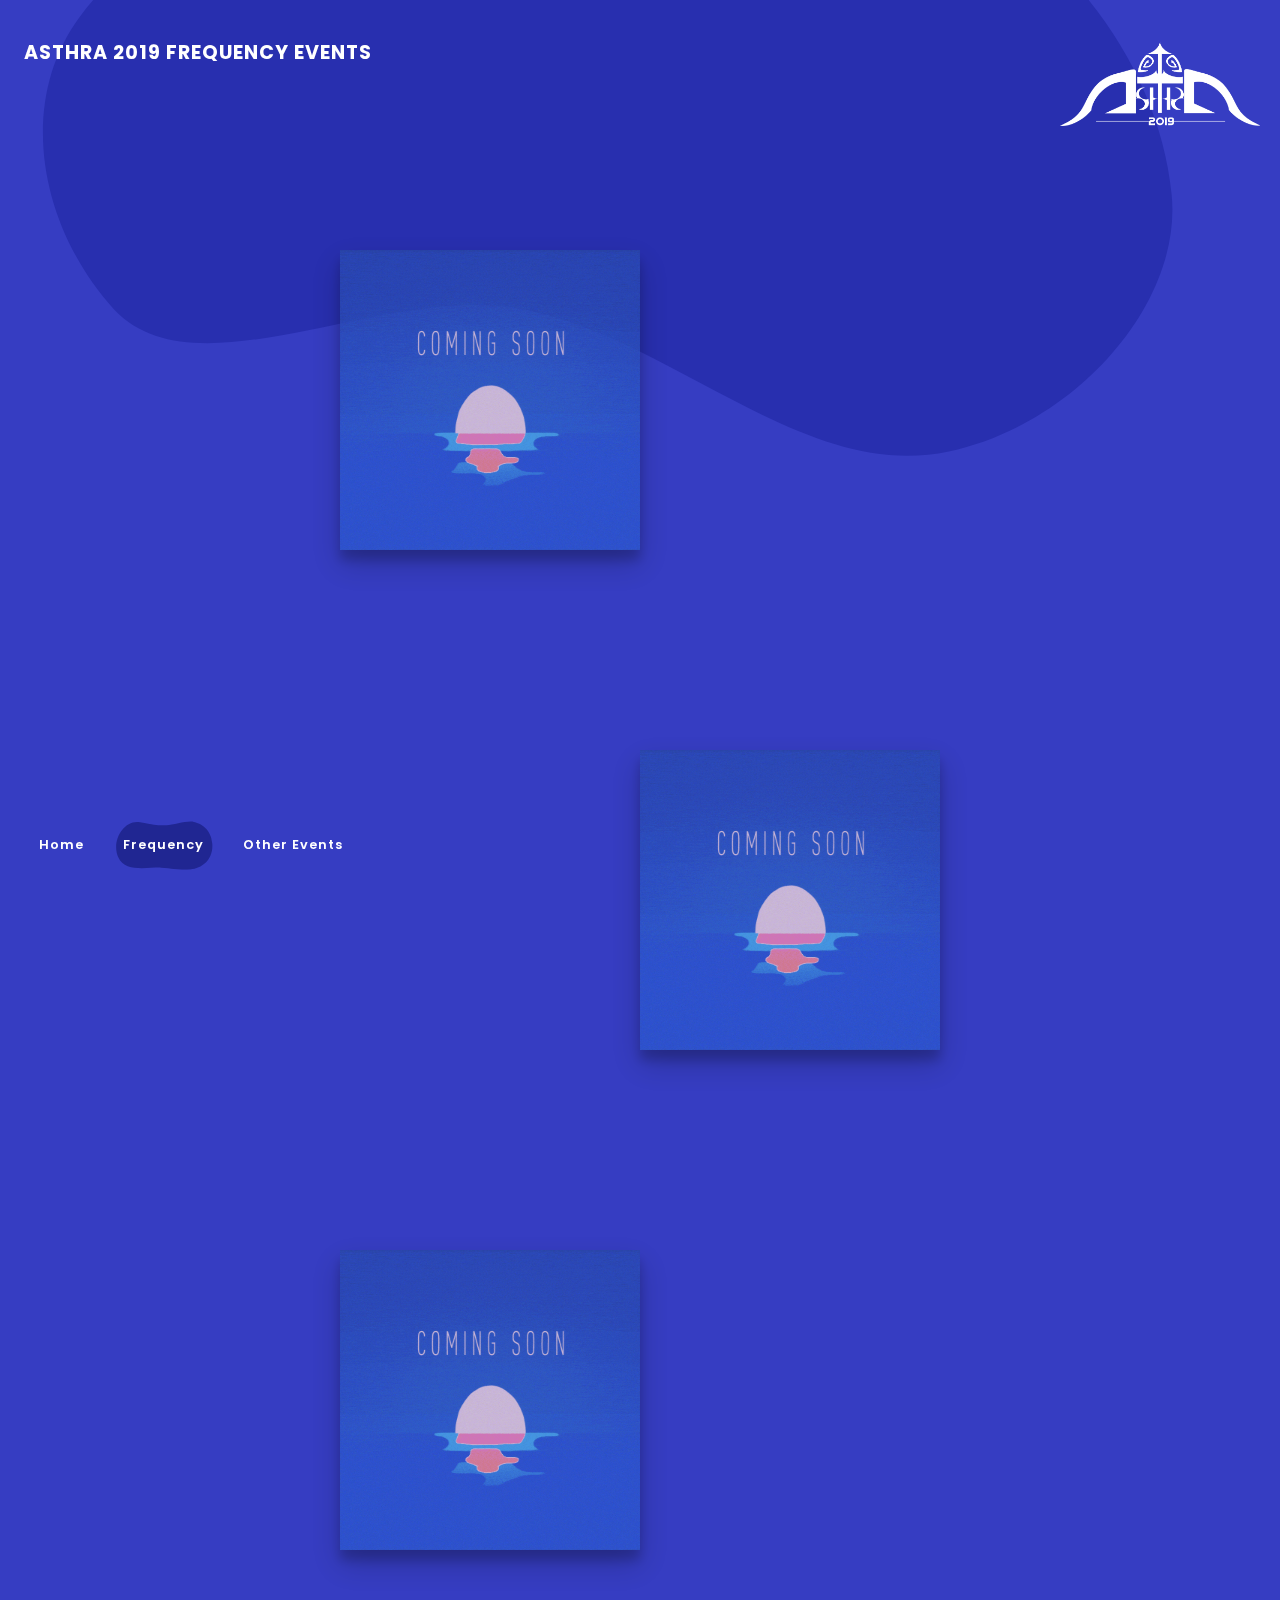
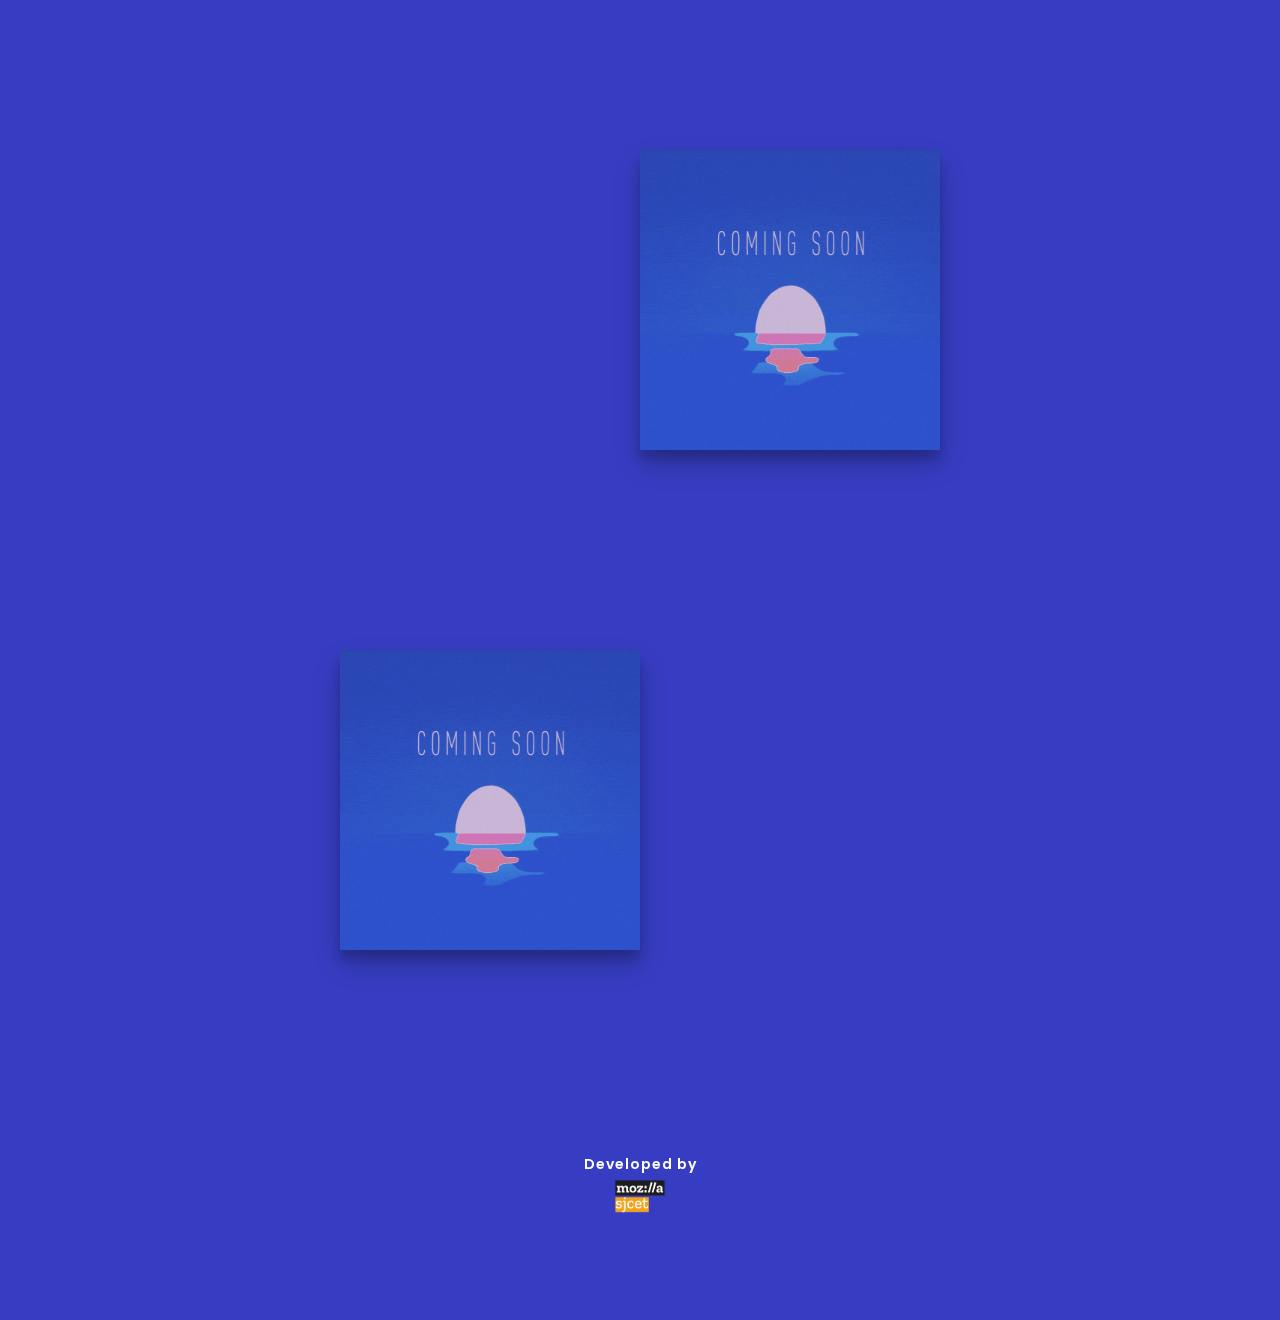
<file: events/frequency.html>
<!DOCTYPE html>
<html lang="en" class="no-js">
	<head>
		<meta charset="UTF-8" />
		<meta http-equiv="X-UA-Compatible" content="IE=edge">
		<meta name="viewport" content="width=device-width, initial-scale=1">

		<meta name="theme-color" content="#363dc2">
		<meta name="msapplication-navbutton-color" content="#363dc2">
		<meta name="apple-mobile-web-app-status-bar-style" content="#363dc2">
		<title>ASTHRA 2019 | Frequency Events | Department of ECE</title>
		<meta name="description" content="Asthra is the annual technical fest of SJCET Palai." />
		<meta name="keywords" content="Asthra, Asthra 2018, Asthra 2017,Frequency Events, ECE sjcet, Asthra 2019, Asthra 19, sjcet Asthra, Asthra SJCET, cultural fest SJCET, Asthra fest, SJCET, PALAI, KTU, KTU TECHFEST" />
		<meta name="copyright" content="Asthra 2019"/>
		<meta name="rating" content="General" />
		<meta name="coverage" content="Worldwide" />
		<meta name="creator" content="Asthra 2019" />
		<meta itemprop="name" content="Asthra 2019"/>
		<meta itemprop="keywords" content="Asthra, Asthra 2018, Asthra 2017, Asthra 2019, Asthra 19, Asthra SJCET Palai, Asthra SJCET, cultural fest SJCET, Asthra fest, SJCET, SJCET Palai, SJCET Asthra"/>
		<link rel="icon" href="img/Asthra19-Icon.png">
		<link rel="stylesheet" href="https://cdnjs.cloudflare.com/ajax/libs/font-awesome/4.7.0/css/font-awesome.min.css">
		<link href="https://fonts.googleapis.com/css?family=Poppins:400,500,600,700,800,900" rel="stylesheet">
		<link rel="stylesheet" type="text/css" href="css/normalize.css" />
		<link rel="stylesheet" type="text/css" href="css/demo.css" />
		<link rel="stylesheet" type="text/css" href="css/demo.min.css" />
		<link rel="stylesheet" href="css/normalize.min.css" />
		<link rel="stylesheet" href="css/animate.min.css" />
		<script>
			document.documentElement.className = 'js';
			var supportsCssVars = function() {
				var s = document.createElement('style'),
				support;

				s.innerHTML = "root: { --tmp-var: bold; }";
				document.head.appendChild(s);
				support = !!(window.CSS && window.CSS.supports && window.CSS.supports('font-weight', 'var(--tmp-var)'));
				s.parentNode.removeChild(s);
				return support;
			}
			if (!supportsCssVars()) alert('Please view this page in a modern browser that supports CSS Variables.')
		</script>
	</head>
	<body class="loading">
		<svg class="hidden">
			<symbol id="shape-demo" viewBox="0 0 200 100">
				<title>shape demo</title>
				<path d="M 6.144,74.1 C 20.4,107.4 70.13,94.33 94.22,95.74 121.3,97.41 130.8,101.1 154.7,99.38 178.6,97.72 201.9,78.95 199.4,46.86 197.1,14.96 174.9,4.781 161.4,1.827 147.9,-1.128 119.8,8.284 105.6,8.766 85.34,9.449 81.91,7.628 51.08,2.334 17.26,-3.482 -8.105,40.84 6.144,74.1 Z" />
			</symbol>
		</svg>
		<main>
			<div class="morph-wrap">
				<svg class="morph" width="1400" height="770" viewBox="0 0 1400 770">
					<path d="M 262.9,252.2 C 210.1,338.2 212.6,487.6 288.8,553.9 372.2,626.5 511.2,517.8 620.3,536.3 750.6,558.4 860.3,723 987.3,686.5 1089,657.3 1168,534.7 1173,429.2 1178,313.7 1096,189.1 995.1,130.7 852.1,47.07 658.8,78.95 498.1,119.2 410.7,141.1 322.6,154.8 262.9,252.2 Z"/>
				</svg>
			</div>
			<div class="content content--fixed">
				<header class="codrops-header">
					<img src="img/logo.png" class="header-icon">
					<h1 class="codrops-header__title">Asthra 2019 Frequency Events</h1>

				</header>
				<nav class="demos">
					<a class="demo" href="../index.html"><svg class="decoshape"><use xlink:href="#shape-demo"></use></svg>Home</a>
					<a class="demo demo--current" href="#"><svg class="decoshape" preserveAspectRatio="none"><use xlink:href="#shape-demo"></use></svg>Frequency</a>
					<a class="demo" href="index.html"><svg class="decoshape"><use xlink:href="#shape-demo"></use></svg>Other Events</a>
				</nav>
				<a class="pater" href="frequency.html">
					<svg class="pater__deco" width="300" height="240" viewBox="0 0 1000 800">
						<path d="M27.4,171.8C73,42.9,128.6,1,128.6,1s0,0,0,0c58.5,0,368.3,0.3,873.2,0.8c38.5,211,42.1,373.5,38.9,476.7c-2.5,80.3-10.6,174.9-76.7,247.8c-15.1,16.6-37.4,41.2-72.8,53.9c-92.4,33.1-173-50.8-283.9-99.4c-224.3-98.4-334.9,51.4-472.2-45.6C-6.3,535.2-14.5,290.6,27.4,171.8z"/>
					</svg>
					<center><img class="pater__img" src="img/logo.png" alt="Asthra 2019 Logo" /></center>

				</a>

			</div>
			<div class="container">
			<div class="content-wrap">
					<a href="#0">
						<div class="content content--layout content--layout-1">
				<img class="content__img" src="img/coming soon.gif" alt="Frequency Events" />
				<!--<h3 class="content__title2">coming soon</h3>-->
					</div>
				</a>
			</div>
			<!--DEMO05--
			<div id="animatedModal5">
					<div  id="btn-close-modal" class="close-animatedModal5">
					 <svg class="svg-icon" viewBox="0 0 20 20">
					 <path fill="none" d="M12.71,7.291c-0.15-0.15-0.393-0.15-0.542,0L10,9.458L7.833,7.291c-0.15-0.15-0.392-0.15-0.542,0c-0.149,0.149-0.149,0.392,0,0.541L9.458,10l-2.168,2.167c-0.149,0.15-0.149,0.393,0,0.542c0.15,0.149,0.392,0.149,0.542,0L10,10.542l2.168,2.167c0.149,0.149,0.392,0.149,0.542,0c0.148-0.149,0.148-0.392,0-0.542L10.542,10l2.168-2.168C12.858,7.683,12.858,7.44,12.71,7.291z M10,1.188c-4.867,0-8.812,3.946-8.812,8.812c0,4.867,3.945,8.812,8.812,8.812s8.812-3.945,8.812-8.812C18.812,5.133,14.867,1.188,10,1.188z M10,18.046c-4.444,0-8.046-3.603-8.046-8.046c0-4.444,3.603-8.046,8.046-8.046c4.443,0,8.046,3.602,8.046,8.046C18.046,14.443,14.443,18.046,10,18.046z"></path>
					 </svg>
					</div>

					<div class="modal-content">
							<h4>GENERAL EVENT #1</h4>
							<h1>Hackathon</h1>
							<p>Details will be updated soon. Stay Tuned!!!
							 </p>
							 <!--<h4>Date : February 07, 2019</h4>
							 <h4 class="c-header">CONTACT DETAILS</h4>
							 <h5 class="contact"><span>Full Name : +91 0000000000&emsp;<br class="hide-break">Full Name : +91 0000000000&emsp;</span></h5>
							 <h4 class="c-header">REGISTRATION DETAILS</h4>
							 <h5 class="contact"><span>Starts On : January 25, 2019&emsp;<br class="hide-break">Ends On : February 06, 2019&emsp;</span></h5>
							 <a href="#" class="fancy-button bg-gradient1"><span><i class="fa fa-ticket"></i> Register</span></a>--
							 <center><img src="img/smile2.svg" alt="SVG" style="height:170px;margin-top:100px;opacity:0.8"></center>
					</div>
			</div>-->


			<div class="content-wrap">
				<a href="#0">
				<div class="content content--layout content--layout-2">
					<img class="content__img" src="img/coming soon.gif" alt="Frequency Events" />
					<!--<h3 class="content__title2">coming soon</h3>-->
				</div>
			</a>
			</div>
			<!--DEMO05--
			<div id="animatedModal5">
					<div  id="btn-close-modal" class="close-animatedModal5">
					 <svg class="svg-icon" viewBox="0 0 20 20">
					 <path fill="none" d="M12.71,7.291c-0.15-0.15-0.393-0.15-0.542,0L10,9.458L7.833,7.291c-0.15-0.15-0.392-0.15-0.542,0c-0.149,0.149-0.149,0.392,0,0.541L9.458,10l-2.168,2.167c-0.149,0.15-0.149,0.393,0,0.542c0.15,0.149,0.392,0.149,0.542,0L10,10.542l2.168,2.167c0.149,0.149,0.392,0.149,0.542,0c0.148-0.149,0.148-0.392,0-0.542L10.542,10l2.168-2.168C12.858,7.683,12.858,7.44,12.71,7.291z M10,1.188c-4.867,0-8.812,3.946-8.812,8.812c0,4.867,3.945,8.812,8.812,8.812s8.812-3.945,8.812-8.812C18.812,5.133,14.867,1.188,10,1.188z M10,18.046c-4.444,0-8.046-3.603-8.046-8.046c0-4.444,3.603-8.046,8.046-8.046c4.443,0,8.046,3.602,8.046,8.046C18.046,14.443,14.443,18.046,10,18.046z"></path>
					 </svg>
					</div>

					<div class="modal-content">
							<h4>GENERAL EVENT #1</h4>
							<h1>Hackathon</h1>
							<p>Details will be updated soon. Stay Tuned!!!
							 </p>
							 <!--<h4>Date : February 07, 2019</h4>
							 <h4 class="c-header">CONTACT DETAILS</h4>
							 <h5 class="contact"><span>Full Name : +91 0000000000&emsp;<br class="hide-break">Full Name : +91 0000000000&emsp;</span></h5>
							 <h4 class="c-header">REGISTRATION DETAILS</h4>
							 <h5 class="contact"><span>Starts On : January 25, 2019&emsp;<br class="hide-break">Ends On : February 06, 2019&emsp;</span></h5>
							 <a href="#" class="fancy-button bg-gradient1"><span><i class="fa fa-ticket"></i> Register</span></a>--
							 <center><img src="img/smile2.svg" alt="SVG" style="height:170px;margin-top:100px;opacity:0.8"></center>
					</div>
			</div>-->

			<div class="content-wrap">
				<a href="#0">
				<div class="content content--layout content--layout-1">
					<img class="content__img" src="img/coming soon.gif" alt="Frequency Events" />
					<!--<h3 class="content__title2">coming soon</h3>-->
				</div>
			</a>
			</div>
			<!--DEMO05--
			<div id="animatedModal5">
					<div  id="btn-close-modal" class="close-animatedModal5">
					 <svg class="svg-icon" viewBox="0 0 20 20">
					 <path fill="none" d="M12.71,7.291c-0.15-0.15-0.393-0.15-0.542,0L10,9.458L7.833,7.291c-0.15-0.15-0.392-0.15-0.542,0c-0.149,0.149-0.149,0.392,0,0.541L9.458,10l-2.168,2.167c-0.149,0.15-0.149,0.393,0,0.542c0.15,0.149,0.392,0.149,0.542,0L10,10.542l2.168,2.167c0.149,0.149,0.392,0.149,0.542,0c0.148-0.149,0.148-0.392,0-0.542L10.542,10l2.168-2.168C12.858,7.683,12.858,7.44,12.71,7.291z M10,1.188c-4.867,0-8.812,3.946-8.812,8.812c0,4.867,3.945,8.812,8.812,8.812s8.812-3.945,8.812-8.812C18.812,5.133,14.867,1.188,10,1.188z M10,18.046c-4.444,0-8.046-3.603-8.046-8.046c0-4.444,3.603-8.046,8.046-8.046c4.443,0,8.046,3.602,8.046,8.046C18.046,14.443,14.443,18.046,10,18.046z"></path>
					 </svg>
					</div>

					<div class="modal-content">
							<h4>GENERAL EVENT #1</h4>
							<h1>Hackathon</h1>
							<p>Details will be updated soon. Stay Tuned!!!
							 </p>
							 <!--<h4>Date : February 07, 2019</h4>
							 <h4 class="c-header">CONTACT DETAILS</h4>
							 <h5 class="contact"><span>Full Name : +91 0000000000&emsp;<br class="hide-break">Full Name : +91 0000000000&emsp;</span></h5>
							 <h4 class="c-header">REGISTRATION DETAILS</h4>
							 <h5 class="contact"><span>Starts On : January 25, 2019&emsp;<br class="hide-break">Ends On : February 06, 2019&emsp;</span></h5>
							 <a href="#" class="fancy-button bg-gradient1"><span><i class="fa fa-ticket"></i> Register</span></a>--
							 <center><img src="img/smile2.svg" alt="SVG" style="height:170px;margin-top:100px;opacity:0.8"></center>
					</div>
			</div>-->

			<div class="content-wrap">
				<a href="#0">
				<div class="content content--layout content--layout-2">
					<img class="content__img" src="img/coming soon.gif" alt="Frequency Events" />
					<!--<h3 class="content__title2">coming soon</h3>-->
				</div>
			</a>
			</div>
			<!--DEMO05--
			<div id="animatedModal5">
					<div  id="btn-close-modal" class="close-animatedModal5">
					 <svg class="svg-icon" viewBox="0 0 20 20">
					 <path fill="none" d="M12.71,7.291c-0.15-0.15-0.393-0.15-0.542,0L10,9.458L7.833,7.291c-0.15-0.15-0.392-0.15-0.542,0c-0.149,0.149-0.149,0.392,0,0.541L9.458,10l-2.168,2.167c-0.149,0.15-0.149,0.393,0,0.542c0.15,0.149,0.392,0.149,0.542,0L10,10.542l2.168,2.167c0.149,0.149,0.392,0.149,0.542,0c0.148-0.149,0.148-0.392,0-0.542L10.542,10l2.168-2.168C12.858,7.683,12.858,7.44,12.71,7.291z M10,1.188c-4.867,0-8.812,3.946-8.812,8.812c0,4.867,3.945,8.812,8.812,8.812s8.812-3.945,8.812-8.812C18.812,5.133,14.867,1.188,10,1.188z M10,18.046c-4.444,0-8.046-3.603-8.046-8.046c0-4.444,3.603-8.046,8.046-8.046c4.443,0,8.046,3.602,8.046,8.046C18.046,14.443,14.443,18.046,10,18.046z"></path>
					 </svg>
					</div>

					<div class="modal-content">
							<h4>GENERAL EVENT #1</h4>
							<h1>Hackathon</h1>
							<p>Details will be updated soon. Stay Tuned!!!
							 </p>
							 <!--<h4>Date : February 07, 2019</h4>
							 <h4 class="c-header">CONTACT DETAILS</h4>
							 <h5 class="contact"><span>Full Name : +91 0000000000&emsp;<br class="hide-break">Full Name : +91 0000000000&emsp;</span></h5>
							 <h4 class="c-header">REGISTRATION DETAILS</h4>
							 <h5 class="contact"><span>Starts On : January 25, 2019&emsp;<br class="hide-break">Ends On : February 06, 2019&emsp;</span></h5>
							 <a href="#" class="fancy-button bg-gradient1"><span><i class="fa fa-ticket"></i> Register</span></a>--
							 <center><img src="img/smile2.svg" alt="SVG" style="height:170px;margin-top:100px;opacity:0.8"></center>
					</div>
			</div>-->

			<div class="content-wrap">
				<a href="#0">
				<div class="content content--layout content--layout-1">
					<img class="content__img" src="img/coming soon.gif" alt="Frequency Events" />
					<!--<h3 class="content__title2">coming soon</h3>-->
				</div>
			</a>
			</div>
			<!--DEMO05--
			<div id="animatedModal5">
					<div  id="btn-close-modal" class="close-animatedModal5">
					 <svg class="svg-icon" viewBox="0 0 20 20">
					 <path fill="none" d="M12.71,7.291c-0.15-0.15-0.393-0.15-0.542,0L10,9.458L7.833,7.291c-0.15-0.15-0.392-0.15-0.542,0c-0.149,0.149-0.149,0.392,0,0.541L9.458,10l-2.168,2.167c-0.149,0.15-0.149,0.393,0,0.542c0.15,0.149,0.392,0.149,0.542,0L10,10.542l2.168,2.167c0.149,0.149,0.392,0.149,0.542,0c0.148-0.149,0.148-0.392,0-0.542L10.542,10l2.168-2.168C12.858,7.683,12.858,7.44,12.71,7.291z M10,1.188c-4.867,0-8.812,3.946-8.812,8.812c0,4.867,3.945,8.812,8.812,8.812s8.812-3.945,8.812-8.812C18.812,5.133,14.867,1.188,10,1.188z M10,18.046c-4.444,0-8.046-3.603-8.046-8.046c0-4.444,3.603-8.046,8.046-8.046c4.443,0,8.046,3.602,8.046,8.046C18.046,14.443,14.443,18.046,10,18.046z"></path>
					 </svg>
					</div>

					<div class="modal-content">
							<h4>GENERAL EVENT #1</h4>
							<h1>Hackathon</h1>
							<p>Details will be updated soon. Stay Tuned!!!
							 </p>
							 <!--<h4>Date : February 07, 2019</h4>
							 <h4 class="c-header">CONTACT DETAILS</h4>
							 <h5 class="contact"><span>Full Name : +91 0000000000&emsp;<br class="hide-break">Full Name : +91 0000000000&emsp;</span></h5>
							 <h4 class="c-header">REGISTRATION DETAILS</h4>
							 <h5 class="contact"><span>Starts On : January 25, 2019&emsp;<br class="hide-break">Ends On : February 06, 2019&emsp;</span></h5>
							 <a href="#" class="fancy-button bg-gradient1"><span><i class="fa fa-ticket"></i> Register</span></a>--
							 <center><img src="img/smile2.svg" alt="SVG" style="height:170px;margin-top:100px;opacity:0.8"></center>
					</div>
			</div>-->

		</div>
			<section class="content content--related">
				<center><div class="content__info footer">Developed by </div><a href="https://www.instagram.com/mozilla.sjcet/" target="_blank"><img src="img/Logo-MozillaSJCET.png" style="height:36px;" alt="Mozilla SJCET"></a></center>
			</section>
		</main>
		<script src="js/imagesloaded.pkgd.min.js"></script>
		<script src="js/anime.min.js"></script>
		<script src="js/scrollMonitor.js"></script>
		<script src="js/demo1.js"></script>
		<script src="js/jquery.min.js"></script>
		<script src="js/animatedModal.js"></script>

		<!--Initialize Modal Box-->
		<script>  $("#demo01").animatedModal();</script>
		<script>  $("#demo02").animatedModal();</script>
		<script>  $("#demo03").animatedModal();</script>
		<script>  $("#demo04").animatedModal();</script>
		<script>  $("#demo05").animatedModal();</script>
	</body>
</html>
</file>
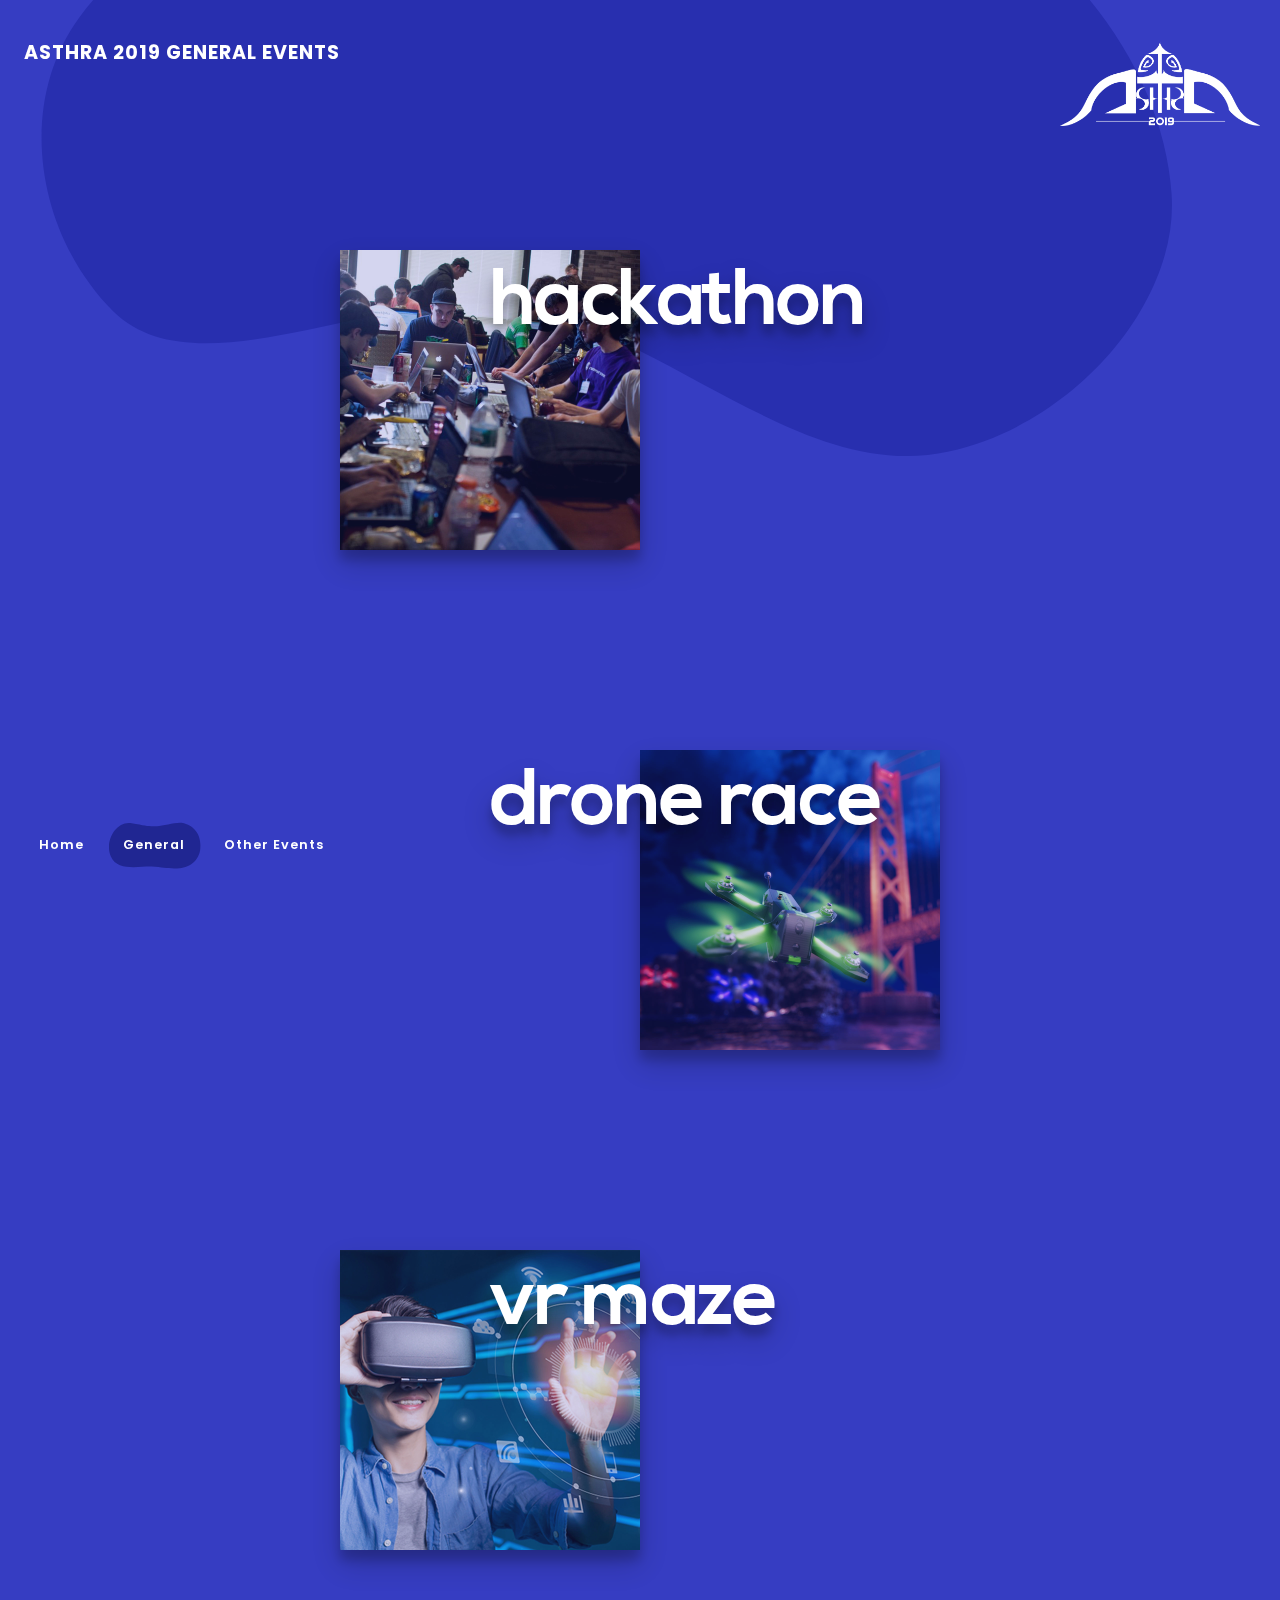
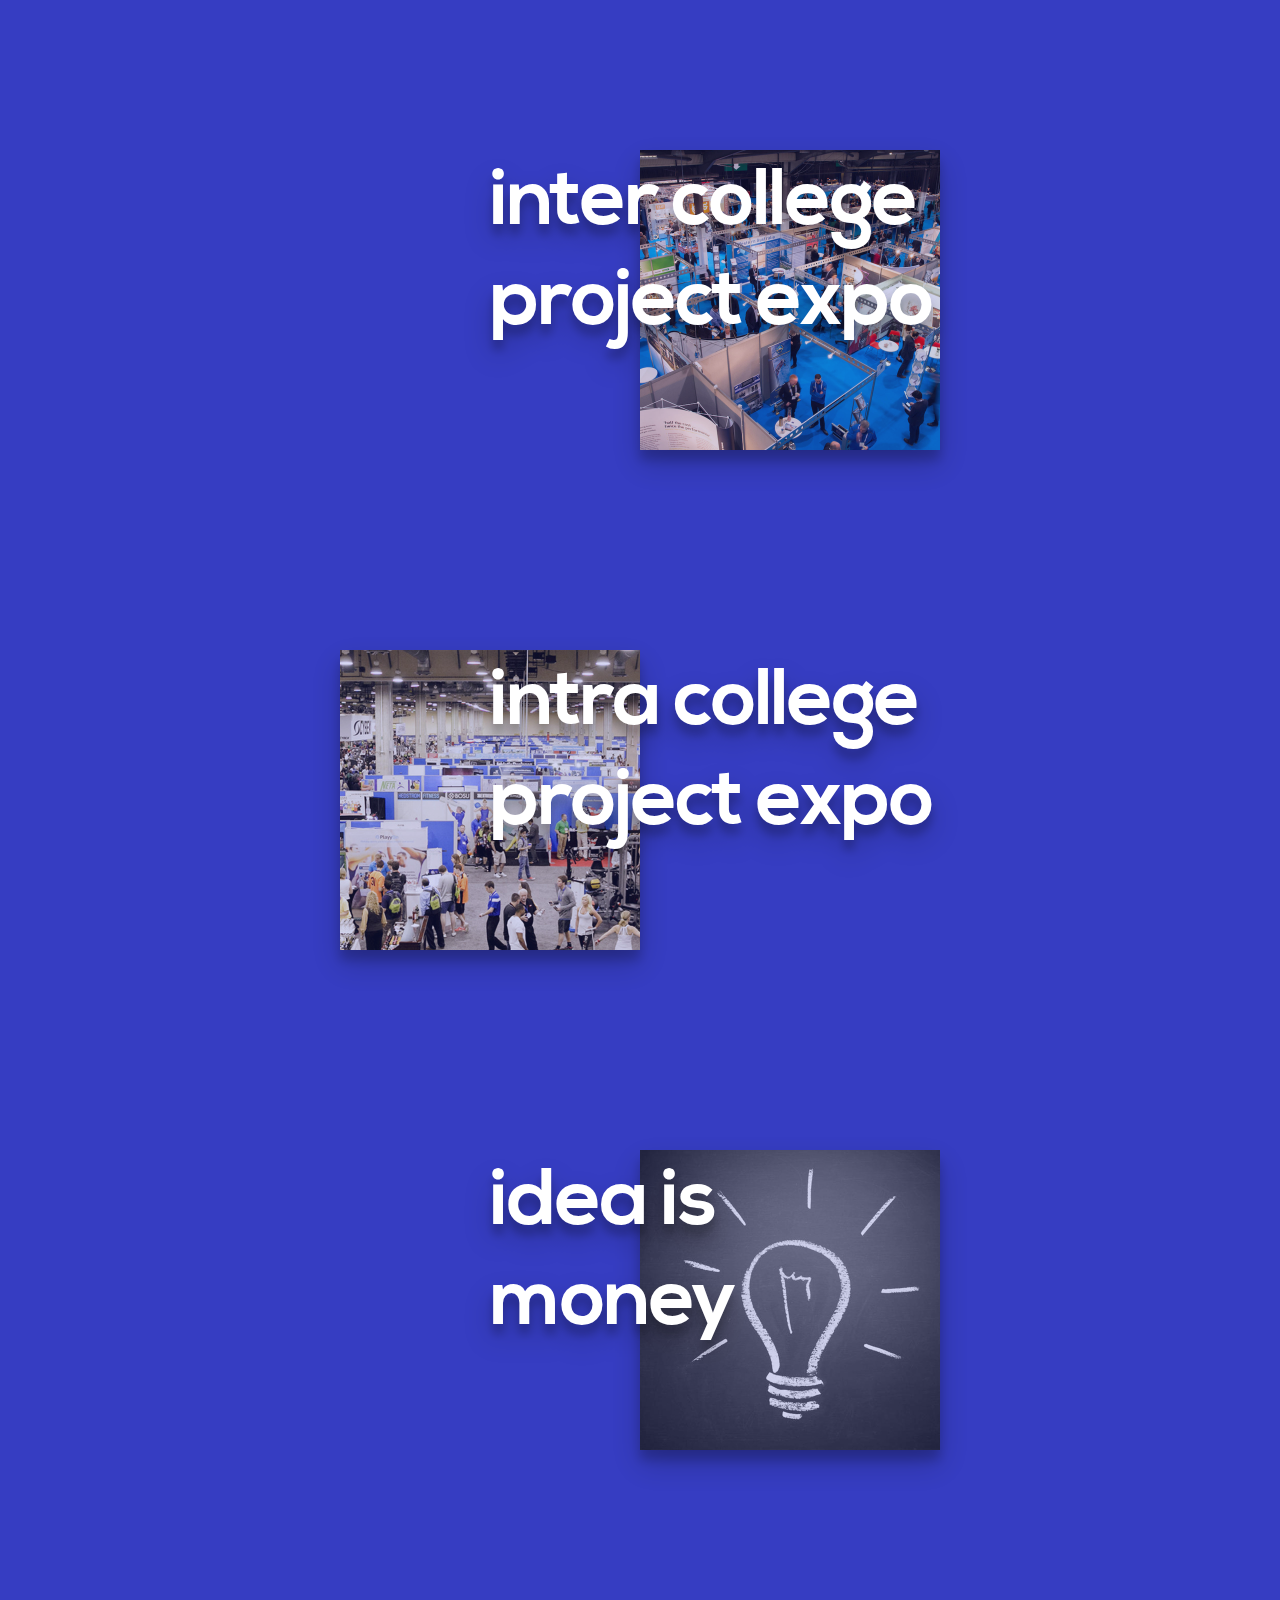
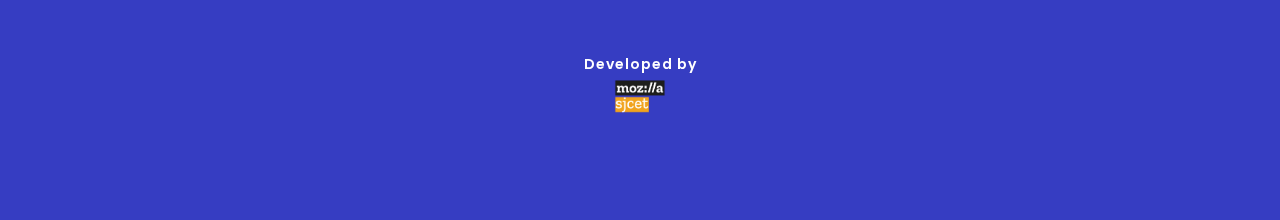
<file: events/generalevents.html>
<!DOCTYPE html>
<html lang="en" class="no-js">
	<head>
		<meta charset="UTF-8" />
		<meta http-equiv="X-UA-Compatible" content="IE=edge">
		<meta name="viewport" content="width=device-width, initial-scale=1">

		<meta name="theme-color" content="#363dc2">
		<meta name="msapplication-navbutton-color" content="#363dc2">
		<meta name="apple-mobile-web-app-status-bar-style" content="#363dc2">
		<title>ASTHRA 2019 | General Events</title>
		<meta name="description" content="Asthra is the annual technical fest of SJCET Palai." />
		<meta name="keywords" content="Asthra, Asthra 2018, Asthra 2017, Asthra 2019, Asthra 19,Genral Events, sjcet Asthra, Asthra SJCET, cultural fest SJCET, Asthra fest, SJCET, PALAI, KTU, KTU TECHFEST" />
		<meta name="copyright" content="Asthra 2019"/>
		<meta name="rating" content="General" />
		<meta name="coverage" content="Worldwide" />
		<meta name="creator" content="Asthra 2019" />
		<meta itemprop="name" content="Asthra 2019"/>
		<meta itemprop="keywords" content="Asthra, Asthra 2018, Asthra 2017, Asthra 2019, Asthra 19, Asthra SJCET Palai, Asthra SJCET, cultural fest SJCET, Asthra fest, SJCET, SJCET Palai, SJCET Asthra"/>
		<link rel="icon" href="img/Asthra19-Icon.png">
		<link rel="stylesheet" href="https://cdnjs.cloudflare.com/ajax/libs/font-awesome/4.7.0/css/font-awesome.min.css">
		<link href="https://fonts.googleapis.com/css?family=Poppins:400,500,600,700,800,900" rel="stylesheet">
		<link rel="stylesheet" type="text/css" href="css/normalize.css" />
		<link rel="stylesheet" type="text/css" href="css/demo.css" />
		<link rel="stylesheet" type="text/css" href="css/demo.min.css" />
		<link rel="stylesheet" href="css/normalize.min.css" />
		<link rel="stylesheet" href="css/animate.min.css" />

		<script>
			document.documentElement.className = 'js';
			var supportsCssVars = function() {
				var s = document.createElement('style'),
				support;

				s.innerHTML = "root: { --tmp-var: bold; }";
				document.head.appendChild(s);
				support = !!(window.CSS && window.CSS.supports && window.CSS.supports('font-weight', 'var(--tmp-var)'));
				s.parentNode.removeChild(s);
				return support;
			}
			if (!supportsCssVars()) alert('Please view this page in a modern browser that supports CSS Variables.')
		</script>
	</head>
	<body class="loading">
		<svg class="hidden">
			<symbol id="shape-demo" viewBox="0 0 200 100">
				<title>shape demo</title>
				<path d="M 6.144,74.1 C 20.4,107.4 70.13,94.33 94.22,95.74 121.3,97.41 130.8,101.1 154.7,99.38 178.6,97.72 201.9,78.95 199.4,46.86 197.1,14.96 174.9,4.781 161.4,1.827 147.9,-1.128 119.8,8.284 105.6,8.766 85.34,9.449 81.91,7.628 51.08,2.334 17.26,-3.482 -8.105,40.84 6.144,74.1 Z" />
			</symbol>
		</svg>
		<main>
			<div class="morph-wrap">
				<svg class="morph" width="1400" height="770" viewBox="0 0 1400 770">
					<path d="M 262.9,252.2 C 210.1,338.2 212.6,487.6 288.8,553.9 372.2,626.5 511.2,517.8 620.3,536.3 750.6,558.4 860.3,723 987.3,686.5 1089,657.3 1168,534.7 1173,429.2 1178,313.7 1096,189.1 995.1,130.7 852.1,47.07 658.8,78.95 498.1,119.2 410.7,141.1 322.6,154.8 262.9,252.2 Z"/>
				</svg>
			</div>
			<div class="content content--fixed">
				<header class="codrops-header">
					<img src="img/logo.png" class="header-icon">
					<h1 class="codrops-header__title">Asthra 2019 General Events</h1>

				</header>
				<nav class="demos">
					<a class="demo" href="../index.html"><svg class="decoshape"><use xlink:href="#shape-demo"></use></svg>Home</a>
					<a class="demo demo--current" href="#"><svg class="decoshape" preserveAspectRatio="none"><use xlink:href="#shape-demo"></use></svg>General</a>
					<a class="demo" href="index.html"><svg class="decoshape"><use xlink:href="#shape-demo"></use></svg>Other Events</a>
				</nav>
				<a class="pater" href="generalevents.html">
					<svg class="pater__deco" width="300" height="240" viewBox="0 0 1000 800">
						<path d="M27.4,171.8C73,42.9,128.6,1,128.6,1s0,0,0,0c58.5,0,368.3,0.3,873.2,0.8c38.5,211,42.1,373.5,38.9,476.7c-2.5,80.3-10.6,174.9-76.7,247.8c-15.1,16.6-37.4,41.2-72.8,53.9c-92.4,33.1-173-50.8-283.9-99.4c-224.3-98.4-334.9,51.4-472.2-45.6C-6.3,535.2-14.5,290.6,27.4,171.8z"/>
					</svg>
					<center><img class="pater__img" src="img/logo.png" alt="Asthra 2019 Logo" /></center>
				</a>

			</div>
			<div class="container">
			<div class="content-wrap">
				<a  id="demo01" href="#animatedModal1">
					<div class="content content--layout content--layout-1" >
						<img class="content__img" src="img/general/hackathon.jpg" alt="General Event" />
						<h3 class="content__title2">HACKATHON</h3>
					</div>
			  </a>
		  </div>

		 <!--DEMO01-->
		 <div id="animatedModal1">
				 <div  id="btn-close-modal" class="close-animatedModal1">
					<svg class="svg-icon" viewBox="0 0 20 20">
					<path fill="none" d="M12.71,7.291c-0.15-0.15-0.393-0.15-0.542,0L10,9.458L7.833,7.291c-0.15-0.15-0.392-0.15-0.542,0c-0.149,0.149-0.149,0.392,0,0.541L9.458,10l-2.168,2.167c-0.149,0.15-0.149,0.393,0,0.542c0.15,0.149,0.392,0.149,0.542,0L10,10.542l2.168,2.167c0.149,0.149,0.392,0.149,0.542,0c0.148-0.149,0.148-0.392,0-0.542L10.542,10l2.168-2.168C12.858,7.683,12.858,7.44,12.71,7.291z M10,1.188c-4.867,0-8.812,3.946-8.812,8.812c0,4.867,3.945,8.812,8.812,8.812s8.812-3.945,8.812-8.812C18.812,5.133,14.867,1.188,10,1.188z M10,18.046c-4.444,0-8.046-3.603-8.046-8.046c0-4.444,3.603-8.046,8.046-8.046c4.443,0,8.046,3.602,8.046,8.046C18.046,14.443,14.443,18.046,10,18.046z"></path>
					</svg>
				 </div>

				 <div class="modal-content">
						 <h4>GENERAL EVENT #1</h4>
						 <h1>Hackathon</h1>
						 <p>Details will be updated soon. Stay Tuned!!!
							</p>
							<!--<h4>Date : February 07, 2019</h4>
							<h4 class="c-header">CONTACT DETAILS</h4>
							<h5 class="contact"><span>Full Name : +91 0000000000&emsp;<br class="hide-break">Full Name : +91 0000000000&emsp;</span></h5>
							<h4 class="c-header">REGISTRATION DETAILS</h4>
							<h5 class="contact"><span>Starts On : January 25, 2019&emsp;<br class="hide-break">Ends On : February 06, 2019&emsp;</span></h5>
							<a href="#" class="fancy-button bg-gradient1"><span><i class="fa fa-ticket"></i> Register</span></a>-->
							<center><img src="img/smile2.svg" alt="SVG" style="height:170px;margin-top:100px;opacity:0.8"></center>
				 </div>
		 </div>

			<div class="content-wrap">
				<a  id="demo02" href="#animatedModal2">
			<div class="content content--layout content--layout-2" >
				<img class="content__img" src="img/general/drone.jpg" alt="General Event" />
					<h3 class="content__title2">Drone Race</h3>
			</div>
			</a>
			</div>

			<!--DEMO02-->
 		 <div id="animatedModal2">
 				 <div  id="btn-close-modal" class="close-animatedModal2">
 					<svg class="svg-icon" viewBox="0 0 20 20">
 					<path fill="none" d="M12.71,7.291c-0.15-0.15-0.393-0.15-0.542,0L10,9.458L7.833,7.291c-0.15-0.15-0.392-0.15-0.542,0c-0.149,0.149-0.149,0.392,0,0.541L9.458,10l-2.168,2.167c-0.149,0.15-0.149,0.393,0,0.542c0.15,0.149,0.392,0.149,0.542,0L10,10.542l2.168,2.167c0.149,0.149,0.392,0.149,0.542,0c0.148-0.149,0.148-0.392,0-0.542L10.542,10l2.168-2.168C12.858,7.683,12.858,7.44,12.71,7.291z M10,1.188c-4.867,0-8.812,3.946-8.812,8.812c0,4.867,3.945,8.812,8.812,8.812s8.812-3.945,8.812-8.812C18.812,5.133,14.867,1.188,10,1.188z M10,18.046c-4.444,0-8.046-3.603-8.046-8.046c0-4.444,3.603-8.046,8.046-8.046c4.443,0,8.046,3.602,8.046,8.046C18.046,14.443,14.443,18.046,10,18.046z"></path>
 					</svg>
 				 </div>

 				 <div class="modal-content">
 						 <h4>GENERAL EVENT #2</h4>
 						 <h1>Drone Race</h1>
 						 <p>Details will be updated soon. Stay Tuned!!!
 							</p>
 							<!--<h4>Date : February 07, 2019</h4>
 							<h4 class="c-header">CONTACT DETAILS</h4>
 							<h5 class="contact"><span>Full Name : +91 0000000000&emsp;<br class="hide-break">Full Name : +91 0000000000&emsp;</span></h5>
 							<h4 class="c-header">REGISTRATION DETAILS</h4>
 							<h5 class="contact"><span>Starts On : January 25, 2019&emsp;<br class="hide-break">Ends On : February 06, 2019&emsp;</span></h5>
 							<a href="#" class="fancy-button bg-gradient1"><span><i class="fa fa-ticket"></i> Register</span></a>-->
							<center><img src="img/smile2.svg" alt="SVG" style="height:170px;margin-top:100px;opacity:0.8"></center>
 				 </div>
 		 </div>

			<div class="content-wrap">
				<a  id="demo03" href="#animatedModal3">
			<div class="content content--layout content--layout-1" >
				<img class="content__img" src="img/general/vr.jpg" alt="General Event" />
					<h3 class="content__title2">vr maze</h3>
			</div>
			</a>
			</div>

						<!--DEMO03-->
			 		 <div id="animatedModal3">
			 				 <div  id="btn-close-modal" class="close-animatedModal3">
			 					<svg class="svg-icon" viewBox="0 0 20 20">
			 					<path fill="none" d="M12.71,7.291c-0.15-0.15-0.393-0.15-0.542,0L10,9.458L7.833,7.291c-0.15-0.15-0.392-0.15-0.542,0c-0.149,0.149-0.149,0.392,0,0.541L9.458,10l-2.168,2.167c-0.149,0.15-0.149,0.393,0,0.542c0.15,0.149,0.392,0.149,0.542,0L10,10.542l2.168,2.167c0.149,0.149,0.392,0.149,0.542,0c0.148-0.149,0.148-0.392,0-0.542L10.542,10l2.168-2.168C12.858,7.683,12.858,7.44,12.71,7.291z M10,1.188c-4.867,0-8.812,3.946-8.812,8.812c0,4.867,3.945,8.812,8.812,8.812s8.812-3.945,8.812-8.812C18.812,5.133,14.867,1.188,10,1.188z M10,18.046c-4.444,0-8.046-3.603-8.046-8.046c0-4.444,3.603-8.046,8.046-8.046c4.443,0,8.046,3.602,8.046,8.046C18.046,14.443,14.443,18.046,10,18.046z"></path>
			 					</svg>
			 				 </div>

			 				 <div class="modal-content">
			 						 <h4>GENERAL EVENT #3</h4>
			 						 <h1>Virtual Reality (VR) Maze</h1>
			 						 <p>Details will be updated soon. Stay Tuned!!!
			 							</p>
			 							<!--<h4>Date : February 07, 2019</h4>
			 							<h4 class="c-header">CONTACT DETAILS</h4>
			 							<h5 class="contact"><span>Full Name : +91 0000000000&emsp;<br class="hide-break">Full Name : +91 0000000000&emsp;</span></h5>
			 							<h4 class="c-header">REGISTRATION DETAILS</h4>
			 							<h5 class="contact"><span>Starts On : January 25, 2019&emsp;<br class="hide-break">Ends On : February 06, 2019&emsp;</span></h5>
			 							<a href="#" class="fancy-button bg-gradient1"><span><i class="fa fa-ticket"></i> Register</span></a>-->
										<center><img src="img/smile2.svg" alt="SVG" style="height:170px;margin-top:100px;opacity:0.8"></center>
			 				 </div>
			 		 </div>

			<div class="content-wrap">
				<a  id="demo04" href="#animatedModal4">
			<div class="content content--layout content--layout-2" >
				<img class="content__img" src="img/general/expo1.jpg" alt="General Event" />
					<h3 class="content__title2">inter college project expo</h3>
			</div>
			</a>
			</div>

									<!--DEMO04-->
						  	 <div id="animatedModal4">
						 				 <div  id="btn-close-modal" class="close-animatedModal4">
						 					<svg class="svg-icon" viewBox="0 0 20 20">
						 					<path fill="none" d="M12.71,7.291c-0.15-0.15-0.393-0.15-0.542,0L10,9.458L7.833,7.291c-0.15-0.15-0.392-0.15-0.542,0c-0.149,0.149-0.149,0.392,0,0.541L9.458,10l-2.168,2.167c-0.149,0.15-0.149,0.393,0,0.542c0.15,0.149,0.392,0.149,0.542,0L10,10.542l2.168,2.167c0.149,0.149,0.392,0.149,0.542,0c0.148-0.149,0.148-0.392,0-0.542L10.542,10l2.168-2.168C12.858,7.683,12.858,7.44,12.71,7.291z M10,1.188c-4.867,0-8.812,3.946-8.812,8.812c0,4.867,3.945,8.812,8.812,8.812s8.812-3.945,8.812-8.812C18.812,5.133,14.867,1.188,10,1.188z M10,18.046c-4.444,0-8.046-3.603-8.046-8.046c0-4.444,3.603-8.046,8.046-8.046c4.443,0,8.046,3.602,8.046,8.046C18.046,14.443,14.443,18.046,10,18.046z"></path>
						 					</svg>
						 				 </div>

						 				 <div class="modal-content">
						 						 <h4>GENERAL EVENT #4</h4>
						 						 <h1>Inter College Project Expo</h1>
						 						 <p>Details will be updated soon. Stay Tuned!!!
						 							</p>
						 							<!--<h4>Date : February 07, 2019</h4>
						 							<h4 class="c-header">CONTACT DETAILS</h4>
						 							<h5 class="contact"><span>Full Name : +91 0000000000&emsp;<br class="hide-break">Full Name : +91 0000000000&emsp;</span></h5>
						 							<h4 class="c-header">REGISTRATION DETAILS</h4>
						 							<h5 class="contact"><span>Starts On : January 25, 2019&emsp;<br class="hide-break">Ends On : February 06, 2019&emsp;</span></h5>
						 							<a href="#" class="fancy-button bg-gradient1"><span><i class="fa fa-ticket"></i> Register</span></a>-->
													<center><img src="img/smile2.svg" alt="SVG" style="height:170px;margin-top:100px;opacity:0.8"></center>
						 				 </div>
						 		 </div>

			<div class="content-wrap">
				<a  id="demo05" href="#animatedModal5">
			<div class="content content--layout content--layout-1" >
				<img class="content__img" src="img/general/expo2.jpg" alt="General Event" />
					<h3 class="content__title2">Intra college project expo</h3>
			</div>
			</a>
			</div>

												<!--DEMO05-->
									  	 <div id="animatedModal5">
									 				 <div  id="btn-close-modal" class="close-animatedModal5">
									 					<svg class="svg-icon" viewBox="0 0 20 20">
									 					<path fill="none" d="M12.71,7.291c-0.15-0.15-0.393-0.15-0.542,0L10,9.458L7.833,7.291c-0.15-0.15-0.392-0.15-0.542,0c-0.149,0.149-0.149,0.392,0,0.541L9.458,10l-2.168,2.167c-0.149,0.15-0.149,0.393,0,0.542c0.15,0.149,0.392,0.149,0.542,0L10,10.542l2.168,2.167c0.149,0.149,0.392,0.149,0.542,0c0.148-0.149,0.148-0.392,0-0.542L10.542,10l2.168-2.168C12.858,7.683,12.858,7.44,12.71,7.291z M10,1.188c-4.867,0-8.812,3.946-8.812,8.812c0,4.867,3.945,8.812,8.812,8.812s8.812-3.945,8.812-8.812C18.812,5.133,14.867,1.188,10,1.188z M10,18.046c-4.444,0-8.046-3.603-8.046-8.046c0-4.444,3.603-8.046,8.046-8.046c4.443,0,8.046,3.602,8.046,8.046C18.046,14.443,14.443,18.046,10,18.046z"></path>
									 					</svg>
									 				 </div>

									 				 <div class="modal-content">
									 						 <h4>GENERAL EVENT #5</h4>
									 						 <h1>Intra College Project Expo</h1>
									 						 <p>Details will be updated soon. Stay Tuned!!!
									 							</p>
									 							<!--<h4>Date : February 07, 2019</h4>
									 							<h4 class="c-header">CONTACT DETAILS</h4>
									 							<h5 class="contact"><span>Full Name : +91 0000000000&emsp;<br class="hide-break">Full Name : +91 0000000000&emsp;</span></h5>
									 							<h4 class="c-header">REGISTRATION DETAILS</h4>
									 							<h5 class="contact"><span>Starts On : January 25, 2019&emsp;<br class="hide-break">Ends On : February 06, 2019&emsp;</span></h5>
									 							<a href="#" class="fancy-button bg-gradient1"><span><i class="fa fa-ticket"></i> Register</span></a>-->
																<center><img src="img/smile2.svg" alt="SVG" style="height:170px;margin-top:100px;opacity:0.8"></center>
									 				 </div>
									 		 </div>

			<div class="content-wrap">
				<a  id="demo06" href="#animatedModal6">
			<div class="content content--layout content--layout-2" >
				<img class="content__img" src="img/general/idea.jpg" alt="General Event" />
					<h3 class="content__title2">IDEA IS MONEY</h3>
					<!--<p class="content__author">Gregory Mourisha</p>-->
					<!--<p class="content__desc2">More Details</p>-->
			<!--<a class="content__link"  href="#openModal">Registration Details</a>-->
			</div>
			</a>
			</div>

															<!--DEMO06-->
												  	 <div id="animatedModal6">
												 				 <div  id="btn-close-modal" class="close-animatedModal6">
												 					<svg class="svg-icon" viewBox="0 0 20 20">
												 					<path fill="none" d="M12.71,7.291c-0.15-0.15-0.393-0.15-0.542,0L10,9.458L7.833,7.291c-0.15-0.15-0.392-0.15-0.542,0c-0.149,0.149-0.149,0.392,0,0.541L9.458,10l-2.168,2.167c-0.149,0.15-0.149,0.393,0,0.542c0.15,0.149,0.392,0.149,0.542,0L10,10.542l2.168,2.167c0.149,0.149,0.392,0.149,0.542,0c0.148-0.149,0.148-0.392,0-0.542L10.542,10l2.168-2.168C12.858,7.683,12.858,7.44,12.71,7.291z M10,1.188c-4.867,0-8.812,3.946-8.812,8.812c0,4.867,3.945,8.812,8.812,8.812s8.812-3.945,8.812-8.812C18.812,5.133,14.867,1.188,10,1.188z M10,18.046c-4.444,0-8.046-3.603-8.046-8.046c0-4.444,3.603-8.046,8.046-8.046c4.443,0,8.046,3.602,8.046,8.046C18.046,14.443,14.443,18.046,10,18.046z"></path>
												 					</svg>
												 				 </div>

												 				 <div class="modal-content">
												 						 <h4>GENERAL EVENT #6</h4>
												 						 <h1>Idea is Money</h1>
												 						 <p>Details will be updated soon. Stay Tuned!!!
												 							</p>
												 							<!--<h4>Date : February 07, 2019</h4>
												 							<h4 class="c-header">CONTACT DETAILS</h4>
												 							<h5 class="contact"><span>Full Name : +91 0000000000&emsp;<br class="hide-break">Full Name : +91 0000000000&emsp;</span></h5>
												 							<h4 class="c-header">REGISTRATION DETAILS</h4>
												 							<h5 class="contact"><span>Starts On : January 25, 2019&emsp;<br class="hide-break">Ends On : February 06, 2019&emsp;</span></h5>
												 							<a href="#" class="fancy-button bg-gradient1"><span><i class="fa fa-ticket"></i> Register</span></a>-->
																			<center><img src="img/smile2.svg" alt="SVG" style="height:170px;margin-top:100px;opacity:0.8"></center>
												 				 </div>
												 		 </div>

		</div>

			<section class="content content--related">
				<center><div class="content__info footer">Developed by </div><a href="https://www.instagram.com/mozilla.sjcet/" target="_blank"><img src="img/Logo-MozillaSJCET.png" style="height:36px;" alt="Mozilla SJCET"></a></center>
			</section>
		</main>
		<script src="js/imagesloaded.pkgd.min.js"></script>
		<script src="js/anime.min.js"></script>
		<script src="js/scrollMonitor.js"></script>
		<script src="js/demo1.js"></script>
		<script src="js/jquery.min.js"></script>
		<script src="js/animatedModal.js"></script>

		<!--Initialize Modal Box-->
		<script>  $("#demo01").animatedModal();</script>
		<script>  $("#demo02").animatedModal();</script>
		<script>  $("#demo03").animatedModal();</script>
		<script>  $("#demo04").animatedModal();</script>
		<script>  $("#demo05").animatedModal();</script>
		<script>  $("#demo06").animatedModal();</script>

	</body>
</html>
</file>
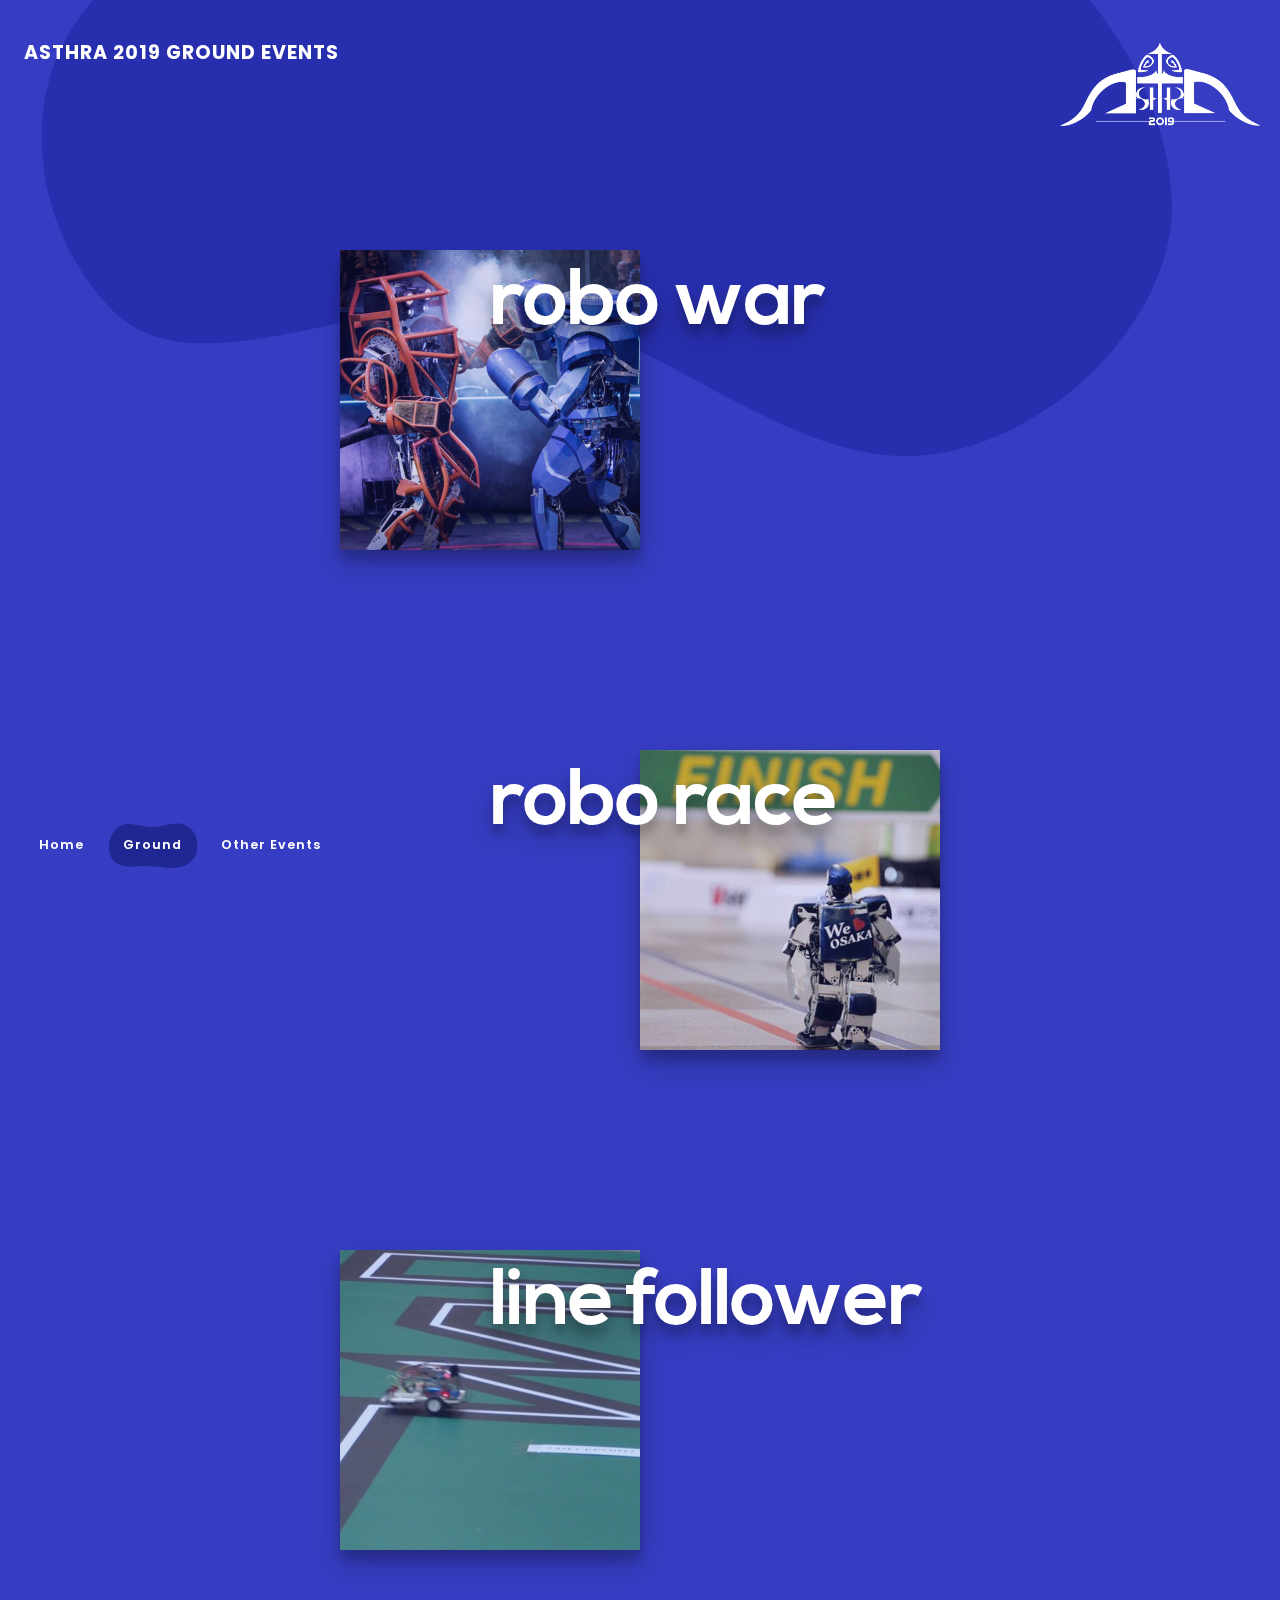
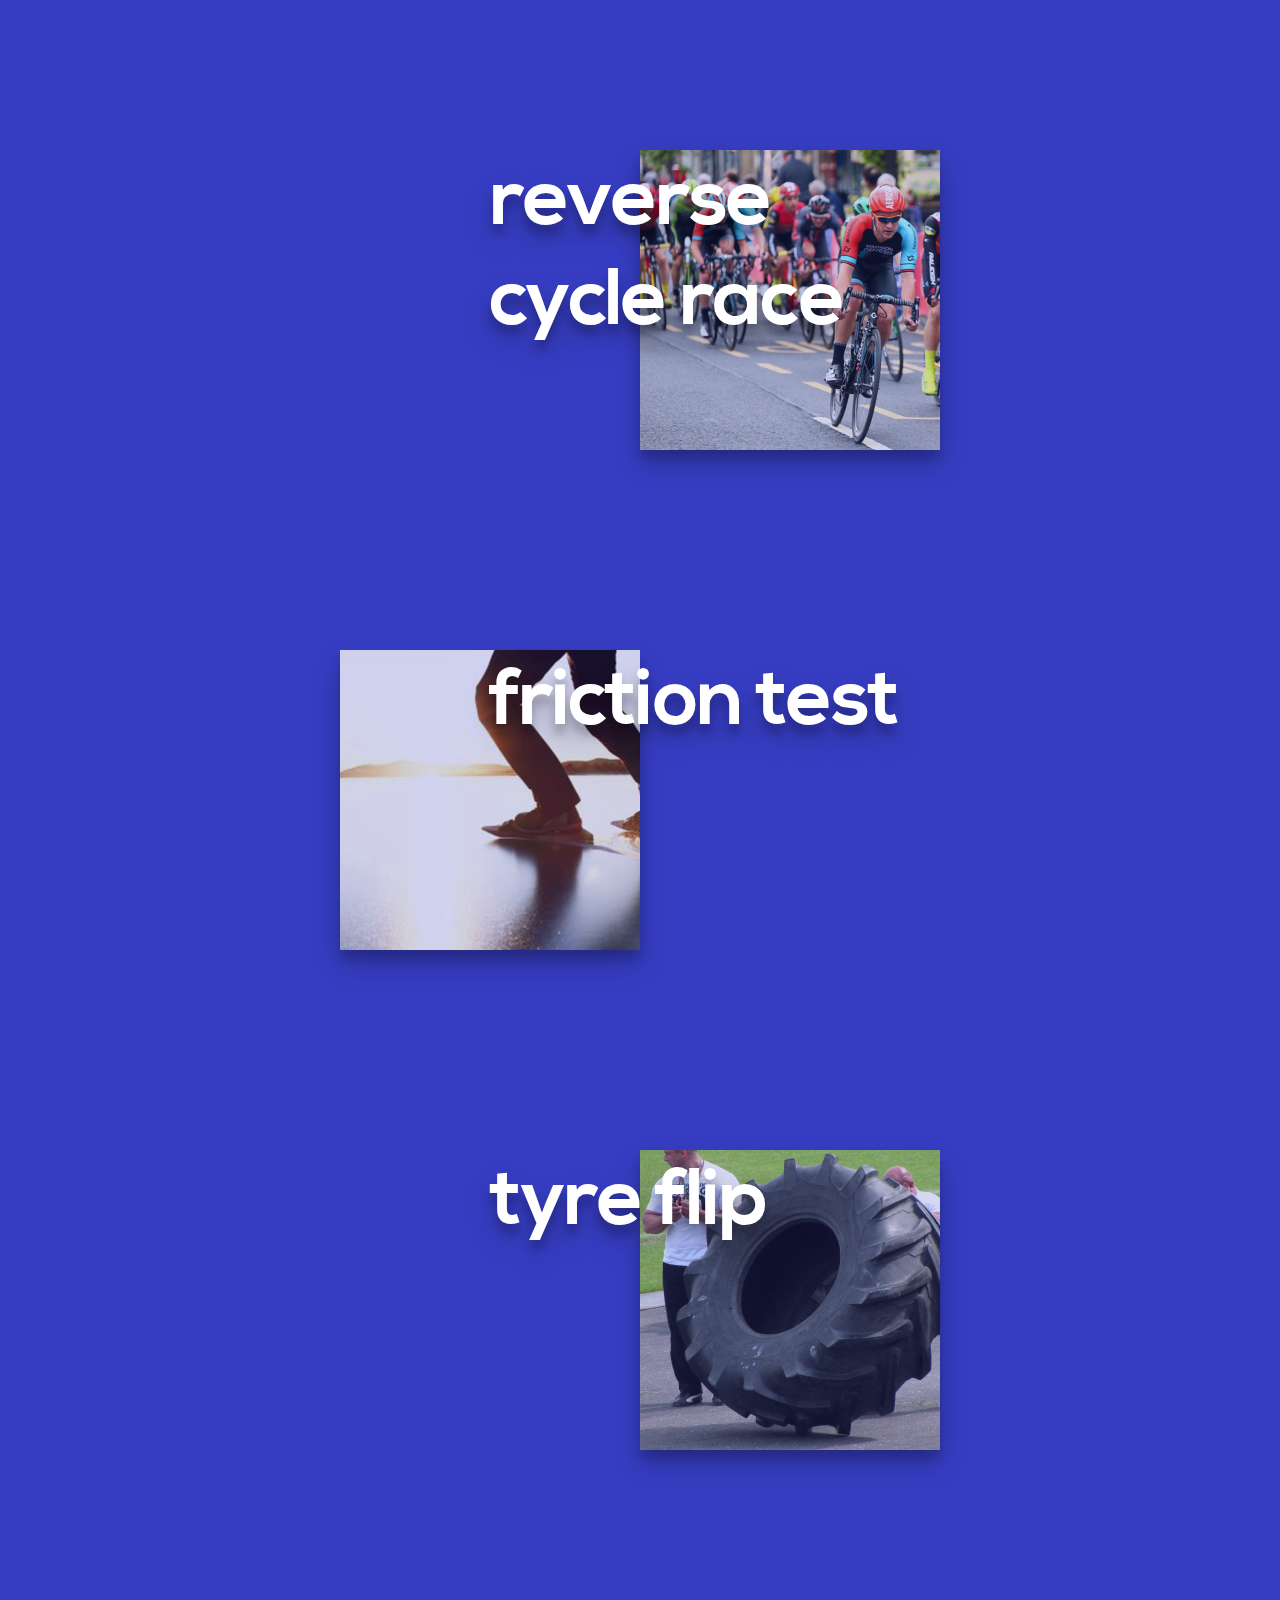
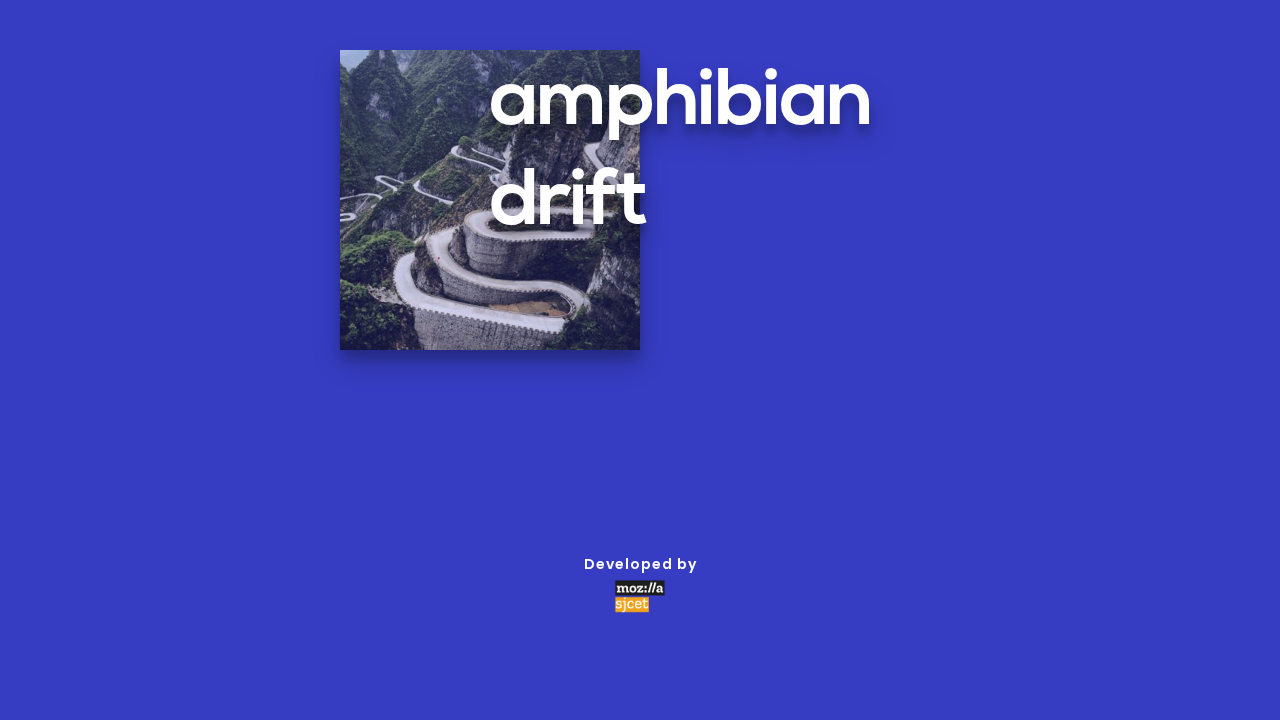
<file: events/groundevents.html>
<!DOCTYPE html>
<html lang="en" class="no-js">
	<head>
		<meta charset="UTF-8" />
		<meta http-equiv="X-UA-Compatible" content="IE=edge">
		<meta name="viewport" content="width=device-width, initial-scale=1">

		<meta name="theme-color" content="#363dc2">
		<meta name="msapplication-navbutton-color" content="#363dc2">
		<meta name="apple-mobile-web-app-status-bar-style" content="#363dc2">
		<title>ASTHRA 2019 | Ground Events</title>
		<meta name="description" content="Asthra is the annual technical fest of SJCET Palai." />
		<meta name="keywords" content="Asthra, Asthra 2018, Asthra 2017, Asthra 2019,Ground Events, Asthra 19, sjcet Asthra, Asthra SJCET, cultural fest SJCET, Asthra fest, SJCET, PALAI, KTU, KTU TECHFEST" />
		<meta name="copyright" content="Asthra 2019"/>
		<meta name="rating" content="General" />
		<meta name="coverage" content="Worldwide" />
		<meta name="creator" content="Asthra 2019" />
		<meta itemprop="name" content="Asthra 2019"/>
		<meta itemprop="keywords" content="Asthra, Asthra 2018, Asthra 2017, Asthra 2019, Asthra 19, Asthra SJCET Palai, Asthra SJCET, cultural fest SJCET, Asthra fest, SJCET, SJCET Palai, SJCET Asthra"/>
		<link rel="icon" href="img/Asthra19-Icon.png">
		<link rel="stylesheet" href="https://cdnjs.cloudflare.com/ajax/libs/font-awesome/4.7.0/css/font-awesome.min.css">
		<link href="https://fonts.googleapis.com/css?family=Poppins:400,500,600,700,800,900" rel="stylesheet">
		<link rel="stylesheet" type="text/css" href="css/normalize.css" />
		<link rel="stylesheet" type="text/css" href="css/demo.css" />
		<link rel="stylesheet" type="text/css" href="css/demo.min.css" />
		<link rel="stylesheet" href="css/normalize.min.css" />
		<link rel="stylesheet" href="css/animate.min.css" />

		<script>
			document.documentElement.className = 'js';
			var supportsCssVars = function() {
				var s = document.createElement('style'),
				support;

				s.innerHTML = "root: { --tmp-var: bold; }";
				document.head.appendChild(s);
				support = !!(window.CSS && window.CSS.supports && window.CSS.supports('font-weight', 'var(--tmp-var)'));
				s.parentNode.removeChild(s);
				return support;
			}
			if (!supportsCssVars()) alert('Please view this page in a modern browser that supports CSS Variables.')
		</script>
	</head>
	<body class="loading">
		<svg class="hidden">
			<symbol id="shape-demo" viewBox="0 0 200 100">
				<title>shape demo</title>
				<path d="M 6.144,74.1 C 20.4,107.4 70.13,94.33 94.22,95.74 121.3,97.41 130.8,101.1 154.7,99.38 178.6,97.72 201.9,78.95 199.4,46.86 197.1,14.96 174.9,4.781 161.4,1.827 147.9,-1.128 119.8,8.284 105.6,8.766 85.34,9.449 81.91,7.628 51.08,2.334 17.26,-3.482 -8.105,40.84 6.144,74.1 Z" />
			</symbol>
		</svg>
		<main>
			<div class="morph-wrap">
				<svg class="morph" width="1400" height="770" viewBox="0 0 1400 770">
					<path d="M 262.9,252.2 C 210.1,338.2 212.6,487.6 288.8,553.9 372.2,626.5 511.2,517.8 620.3,536.3 750.6,558.4 860.3,723 987.3,686.5 1089,657.3 1168,534.7 1173,429.2 1178,313.7 1096,189.1 995.1,130.7 852.1,47.07 658.8,78.95 498.1,119.2 410.7,141.1 322.6,154.8 262.9,252.2 Z"/>
				</svg>
			</div>
			<div class="content content--fixed">
				<header class="codrops-header">
					<img src="img/logo.png" class="header-icon">
					<h1 class="codrops-header__title">Asthra 2019 Ground Events</h1>

				</header>
				<nav class="demos">
					<a class="demo" href="../index.html"><svg class="decoshape"><use xlink:href="#shape-demo"></use></svg>Home</a>
					<a class="demo demo--current" href="#"><svg class="decoshape" preserveAspectRatio="none"><use xlink:href="#shape-demo"></use></svg>Ground</a>
					<a class="demo" href="index.html"><svg class="decoshape"><use xlink:href="#shape-demo"></use></svg>Other Events</a>
				</nav>
				<a class="pater" href="groundevents.html">
					<svg class="pater__deco" width="300" height="240" viewBox="0 0 1000 800">
						<path d="M27.4,171.8C73,42.9,128.6,1,128.6,1s0,0,0,0c58.5,0,368.3,0.3,873.2,0.8c38.5,211,42.1,373.5,38.9,476.7c-2.5,80.3-10.6,174.9-76.7,247.8c-15.1,16.6-37.4,41.2-72.8,53.9c-92.4,33.1-173-50.8-283.9-99.4c-224.3-98.4-334.9,51.4-472.2-45.6C-6.3,535.2-14.5,290.6,27.4,171.8z"/>
					</svg>
					<center><img class="pater__img" src="img/logo.png" alt="Asthra 2019 Logo" /></center>

				</a>

			</div>
			<div class="container">
			<div class="content-wrap">
				<a  id="demo01" href="#animatedModal1">
			<div class="content content--layout content--layout-1" >
				<img class="content__img" src="img/ground/robowar.jpg" alt="Ground Event" />
					<h3 class="content__title2">robo war</h3>
			</div>
		  </a>
		 </div>

		 <!--DEMO01-->
		 <div id="animatedModal1">
				 <div  id="btn-close-modal" class="close-animatedModal1">
					<svg class="svg-icon" viewBox="0 0 20 20">
					<path fill="none" d="M12.71,7.291c-0.15-0.15-0.393-0.15-0.542,0L10,9.458L7.833,7.291c-0.15-0.15-0.392-0.15-0.542,0c-0.149,0.149-0.149,0.392,0,0.541L9.458,10l-2.168,2.167c-0.149,0.15-0.149,0.393,0,0.542c0.15,0.149,0.392,0.149,0.542,0L10,10.542l2.168,2.167c0.149,0.149,0.392,0.149,0.542,0c0.148-0.149,0.148-0.392,0-0.542L10.542,10l2.168-2.168C12.858,7.683,12.858,7.44,12.71,7.291z M10,1.188c-4.867,0-8.812,3.946-8.812,8.812c0,4.867,3.945,8.812,8.812,8.812s8.812-3.945,8.812-8.812C18.812,5.133,14.867,1.188,10,1.188z M10,18.046c-4.444,0-8.046-3.603-8.046-8.046c0-4.444,3.603-8.046,8.046-8.046c4.443,0,8.046,3.602,8.046,8.046C18.046,14.443,14.443,18.046,10,18.046z"></path>
					</svg>
				 </div>

				 <div class="modal-content">
						 <h4>GROUND EVENT #1</h4>
						 <h1>Robo War</h1>
						 <p>Details will be updated soon. Stay Tuned!!!
							</p>
							<!--<h4>Date : February 07, 2019</h4>
							<h4 class="c-header">CONTACT DETAILS</h4>
							<h5 class="contact"><span>Full Name : +91 0000000000&emsp;<br class="hide-break">Full Name : +91 0000000000&emsp;</span></h5>
							<h4 class="c-header">REGISTRATION DETAILS</h4>
							<h5 class="contact"><span>Starts On : January 25, 2019&emsp;<br class="hide-break">Ends On : February 06, 2019&emsp;</span></h5>
							<a href="#" class="fancy-button bg-gradient1"><span><i class="fa fa-ticket"></i> Register</span></a>-->
							<center><img src="img/smile2.svg" alt="SVG" style="height:170px;margin-top:100px;opacity:0.8"></center>
				 </div>
		 </div>

			<div class="content-wrap">
				<a  id="demo02" href="#animatedModal2">
			<div class="content content--layout content--layout-2" >
				<img class="content__img" src="img/ground/roborace.jpg" alt="Ground Event" />
					<h3 class="content__title2">Robo Race</h3>
					<!--<p class="content__author">Gregory Mourisha</p>-->
					<!--<p class="content__desc2">More Details</p>-->
			<!--<a class="content__link"  href="#openModal">Registration Details</a>-->
			</div>
			</a>
			</div>

			<!--DEMO02-->
 		 <div id="animatedModal2">
 				 <div  id="btn-close-modal" class="close-animatedModal2">
 					<svg class="svg-icon" viewBox="0 0 20 20">
 					<path fill="none" d="M12.71,7.291c-0.15-0.15-0.393-0.15-0.542,0L10,9.458L7.833,7.291c-0.15-0.15-0.392-0.15-0.542,0c-0.149,0.149-0.149,0.392,0,0.541L9.458,10l-2.168,2.167c-0.149,0.15-0.149,0.393,0,0.542c0.15,0.149,0.392,0.149,0.542,0L10,10.542l2.168,2.167c0.149,0.149,0.392,0.149,0.542,0c0.148-0.149,0.148-0.392,0-0.542L10.542,10l2.168-2.168C12.858,7.683,12.858,7.44,12.71,7.291z M10,1.188c-4.867,0-8.812,3.946-8.812,8.812c0,4.867,3.945,8.812,8.812,8.812s8.812-3.945,8.812-8.812C18.812,5.133,14.867,1.188,10,1.188z M10,18.046c-4.444,0-8.046-3.603-8.046-8.046c0-4.444,3.603-8.046,8.046-8.046c4.443,0,8.046,3.602,8.046,8.046C18.046,14.443,14.443,18.046,10,18.046z"></path>
 					</svg>
 				 </div>

 				 <div class="modal-content">
 						 <h4>GENERAL EVENT #2</h4>
 						 <h1>Robo Race</h1>
 						 <p>Details will be updated soon. Stay Tuned!!!
 							</p>
 							<!--<h4>Date : February 07, 2019</h4>
 							<h4 class="c-header">CONTACT DETAILS</h4>
 							<h5 class="contact"><span>Full Name : +91 0000000000&emsp;<br class="hide-break">Full Name : +91 0000000000&emsp;</span></h5>
 							<h4 class="c-header">REGISTRATION DETAILS</h4>
 							<h5 class="contact"><span>Starts On : January 25, 2019&emsp;<br class="hide-break">Ends On : February 06, 2019&emsp;</span></h5>
 							<a href="#" class="fancy-button bg-gradient1"><span><i class="fa fa-ticket"></i> Register</span></a>-->
 							<center><img src="img/smile2.svg" alt="SVG" style="height:170px;margin-top:100px;opacity:0.8"></center>
 				 </div>
 		 </div>


			<div class="content-wrap">
				<a  id="demo03" href="#animatedModal3">
			<div class="content content--layout content--layout-1" >
				<img class="content__img" src="img/ground/linefollower.jpg" alt="Ground Event" />
					<h3 class="content__title2">Line follower</h3>
					<!--<p class="content__author">Gregory Mourisha</p>-->
					<!--<p class="content__desc2">More Details</p>-->
			<!--<a class="content__link"  href="#openModal">Registration Details</a>-->
			</div>
			</a>
			</div>

			<!--DEMO03-->
 		 <div id="animatedModal3">
 				 <div  id="btn-close-modal" class="close-animatedModal3">
 					<svg class="svg-icon" viewBox="0 0 20 20">
 					<path fill="none" d="M12.71,7.291c-0.15-0.15-0.393-0.15-0.542,0L10,9.458L7.833,7.291c-0.15-0.15-0.392-0.15-0.542,0c-0.149,0.149-0.149,0.392,0,0.541L9.458,10l-2.168,2.167c-0.149,0.15-0.149,0.393,0,0.542c0.15,0.149,0.392,0.149,0.542,0L10,10.542l2.168,2.167c0.149,0.149,0.392,0.149,0.542,0c0.148-0.149,0.148-0.392,0-0.542L10.542,10l2.168-2.168C12.858,7.683,12.858,7.44,12.71,7.291z M10,1.188c-4.867,0-8.812,3.946-8.812,8.812c0,4.867,3.945,8.812,8.812,8.812s8.812-3.945,8.812-8.812C18.812,5.133,14.867,1.188,10,1.188z M10,18.046c-4.444,0-8.046-3.603-8.046-8.046c0-4.444,3.603-8.046,8.046-8.046c4.443,0,8.046,3.602,8.046,8.046C18.046,14.443,14.443,18.046,10,18.046z"></path>
 					</svg>
 				 </div>

 				 <div class="modal-content">
 						 <h4>GENERAL EVENT #3</h4>
 						 <h1>Line Follower</h1>
 						 <p>Details will be updated soon. Stay Tuned!!!
 							</p>
 							<!--<h4>Date : February 07, 2019</h4>
 							<h4 class="c-header">CONTACT DETAILS</h4>
 							<h5 class="contact"><span>Full Name : +91 0000000000&emsp;<br class="hide-break">Full Name : +91 0000000000&emsp;</span></h5>
 							<h4 class="c-header">REGISTRATION DETAILS</h4>
 							<h5 class="contact"><span>Starts On : January 25, 2019&emsp;<br class="hide-break">Ends On : February 06, 2019&emsp;</span></h5>
 							<a href="#" class="fancy-button bg-gradient1"><span><i class="fa fa-ticket"></i> Register</span></a>-->
 							<center><img src="img/smile2.svg" alt="SVG" style="height:170px;margin-top:100px;opacity:0.8"></center>
 				 </div>
 		 </div>


			<div class="content-wrap">
				<a  id="demo04" href="#animatedModal4">
			<div class="content content--layout content--layout-2" >
				<img class="content__img" src="img/ground/cyclerace.jpg" alt="Ground Event" />
					<h3 class="content__title2">reverse cycle race</h3>
					<!--<p class="content__author">Gregory Mourisha</p>-->
					<!--<p class="content__desc2">More Details</p>-->
			<!--<a class="content__link"  href="#openModal">Registration Details</a>-->
			</div>
			</a>
			</div>

			<!--DEMO04-->
 		 <div id="animatedModal4">
 				 <div  id="btn-close-modal" class="close-animatedModal4">
 					<svg class="svg-icon" viewBox="0 0 20 20">
 					<path fill="none" d="M12.71,7.291c-0.15-0.15-0.393-0.15-0.542,0L10,9.458L7.833,7.291c-0.15-0.15-0.392-0.15-0.542,0c-0.149,0.149-0.149,0.392,0,0.541L9.458,10l-2.168,2.167c-0.149,0.15-0.149,0.393,0,0.542c0.15,0.149,0.392,0.149,0.542,0L10,10.542l2.168,2.167c0.149,0.149,0.392,0.149,0.542,0c0.148-0.149,0.148-0.392,0-0.542L10.542,10l2.168-2.168C12.858,7.683,12.858,7.44,12.71,7.291z M10,1.188c-4.867,0-8.812,3.946-8.812,8.812c0,4.867,3.945,8.812,8.812,8.812s8.812-3.945,8.812-8.812C18.812,5.133,14.867,1.188,10,1.188z M10,18.046c-4.444,0-8.046-3.603-8.046-8.046c0-4.444,3.603-8.046,8.046-8.046c4.443,0,8.046,3.602,8.046,8.046C18.046,14.443,14.443,18.046,10,18.046z"></path>
 					</svg>
 				 </div>

 				 <div class="modal-content">
 						 <h4>GENERAL EVENT #4</h4>
 						 <h1>Reverse Cycle Race</h1>
 						 <p>Details will be updated soon. Stay Tuned!!!
 							</p>
 							<!--<h4>Date : February 07, 2019</h4>
 							<h4 class="c-header">CONTACT DETAILS</h4>
 							<h5 class="contact"><span>Full Name : +91 0000000000&emsp;<br class="hide-break">Full Name : +91 0000000000&emsp;</span></h5>
 							<h4 class="c-header">REGISTRATION DETAILS</h4>
 							<h5 class="contact"><span>Starts On : January 25, 2019&emsp;<br class="hide-break">Ends On : February 06, 2019&emsp;</span></h5>
 							<a href="#" class="fancy-button bg-gradient1"><span><i class="fa fa-ticket"></i> Register</span></a>-->
 							<center><img src="img/smile2.svg" alt="SVG" style="height:170px;margin-top:100px;opacity:0.8"></center>
 				 </div>
 		 </div>

			<div class="content-wrap">
				<a  id="demo05" href="#animatedModal5">
			<div class="content content--layout content--layout-1" >
				<img class="content__img" src="img/ground/friction.jpg" alt="Ground Event" />
					<h3 class="content__title2">Friction Test</h3>
					<!--<p class="content__author">Gregory Mourisha</p>-->
					<!--<p class="content__desc2">More Details</p>-->
			<!--<a class="content__link"  href="#openModal">Registration Details</a>-->
			</div>
			</a>
			</div>

			<!--DEMO05-->
 		 <div id="animatedModal5">
 				 <div  id="btn-close-modal" class="close-animatedModal5">
 					<svg class="svg-icon" viewBox="0 0 20 20">
 					<path fill="none" d="M12.71,7.291c-0.15-0.15-0.393-0.15-0.542,0L10,9.458L7.833,7.291c-0.15-0.15-0.392-0.15-0.542,0c-0.149,0.149-0.149,0.392,0,0.541L9.458,10l-2.168,2.167c-0.149,0.15-0.149,0.393,0,0.542c0.15,0.149,0.392,0.149,0.542,0L10,10.542l2.168,2.167c0.149,0.149,0.392,0.149,0.542,0c0.148-0.149,0.148-0.392,0-0.542L10.542,10l2.168-2.168C12.858,7.683,12.858,7.44,12.71,7.291z M10,1.188c-4.867,0-8.812,3.946-8.812,8.812c0,4.867,3.945,8.812,8.812,8.812s8.812-3.945,8.812-8.812C18.812,5.133,14.867,1.188,10,1.188z M10,18.046c-4.444,0-8.046-3.603-8.046-8.046c0-4.444,3.603-8.046,8.046-8.046c4.443,0,8.046,3.602,8.046,8.046C18.046,14.443,14.443,18.046,10,18.046z"></path>
 					</svg>
 				 </div>

 				 <div class="modal-content">
 						 <h4>GENERAL EVENT #5</h4>
 						 <h1>Friction Test</h1>
 						 <p>Details will be updated soon. Stay Tuned!!!
 							</p>
 							<!--<h4>Date : February 07, 2019</h4>
 							<h4 class="c-header">CONTACT DETAILS</h4>
 							<h5 class="contact"><span>Full Name : +91 0000000000&emsp;<br class="hide-break">Full Name : +91 0000000000&emsp;</span></h5>
 							<h4 class="c-header">REGISTRATION DETAILS</h4>
 							<h5 class="contact"><span>Starts On : January 25, 2019&emsp;<br class="hide-break">Ends On : February 06, 2019&emsp;</span></h5>
 							<a href="#" class="fancy-button bg-gradient1"><span><i class="fa fa-ticket"></i> Register</span></a>-->
 							<center><img src="img/smile2.svg" alt="SVG" style="height:170px;margin-top:100px;opacity:0.8"></center>
 				 </div>
 		 </div>

			<div class="content-wrap">
				<a  id="demo06" href="#animatedModal6">
			<div class="content content--layout content--layout-2" >
				<img class="content__img" src="img/ground/tyre.jpg" alt="Ground Event" />
					<h3 class="content__title2">Tyre Flip</h3>
					<!--<p class="content__author">Gregory Mourisha</p>-->
					<!--<p class="content__desc2">More Details</p>-->
			<!--<a class="content__link"  href="#openModal">Registration Details</a>-->
			</div>
			</a>
			</div>

			<!--DEMO06-->
 		 <div id="animatedModal6">
			 <div  id="btn-close-modal" class="close-animatedModal6">
 					<svg class="svg-icon" viewBox="0 0 20 20">
 					<path fill="none" d="M12.71,7.291c-0.15-0.15-0.393-0.15-0.542,0L10,9.458L7.833,7.291c-0.15-0.15-0.392-0.15-0.542,0c-0.149,0.149-0.149,0.392,0,0.541L9.458,10l-2.168,2.167c-0.149,0.15-0.149,0.393,0,0.542c0.15,0.149,0.392,0.149,0.542,0L10,10.542l2.168,2.167c0.149,0.149,0.392,0.149,0.542,0c0.148-0.149,0.148-0.392,0-0.542L10.542,10l2.168-2.168C12.858,7.683,12.858,7.44,12.71,7.291z M10,1.188c-4.867,0-8.812,3.946-8.812,8.812c0,4.867,3.945,8.812,8.812,8.812s8.812-3.945,8.812-8.812C18.812,5.133,14.867,1.188,10,1.188z M10,18.046c-4.444,0-8.046-3.603-8.046-8.046c0-4.444,3.603-8.046,8.046-8.046c4.443,0,8.046,3.602,8.046,8.046C18.046,14.443,14.443,18.046,10,18.046z"></path>
 					</svg>
 				 </div>

 				 <div class="modal-content">
 						 <h4>GENERAL EVENT #6</h4>
 						 <h1>Tyre Flip</h1>
 						 <p>Details will be updated soon. Stay Tuned!!!
 							</p>
 							<!--<h4>Date : February 07, 2019</h4>
 							<h4 class="c-header">CONTACT DETAILS</h4>
 							<h5 class="contact"><span>Full Name : +91 0000000000&emsp;<br class="hide-break">Full Name : +91 0000000000&emsp;</span></h5>
 							<h4 class="c-header">REGISTRATION DETAILS</h4>
 							<h5 class="contact"><span>Starts On : January 25, 2019&emsp;<br class="hide-break">Ends On : February 06, 2019&emsp;</span></h5>
 							<a href="#" class="fancy-button bg-gradient1"><span><i class="fa fa-ticket"></i> Register</span></a>-->
 							<center><img src="img/smile2.svg" alt="SVG" style="height:170px;margin-top:100px;opacity:0.8"></center>
 				 </div>
 		 </div>



			<div class="content-wrap">
				<a  id="demo07" href="#animatedModal7">
			<div class="content content--layout content--layout-1" >
				<img class="content__img" src="img/ground/drift.jpg" alt="Ground Event" />
					<h3 class="content__title2"> AMPHiBIAN DRIFT</h3>
					<!--<p class="content__author">Gregory Mourisha</p>-->
					<!--<p class="content__desc2">More Details</p>-->
			<!--<a class="content__link"  href="#openModal">Registration Details</a>-->
			</div>
			</a>
			</div>

			<!--DEMO07-->
 		 <div id="animatedModal7">
 				 <div  id="btn-close-modal" class="close-animatedModal7">
 					<svg class="svg-icon" viewBox="0 0 20 20">
 					<path fill="none" d="M12.71,7.291c-0.15-0.15-0.393-0.15-0.542,0L10,9.458L7.833,7.291c-0.15-0.15-0.392-0.15-0.542,0c-0.149,0.149-0.149,0.392,0,0.541L9.458,10l-2.168,2.167c-0.149,0.15-0.149,0.393,0,0.542c0.15,0.149,0.392,0.149,0.542,0L10,10.542l2.168,2.167c0.149,0.149,0.392,0.149,0.542,0c0.148-0.149,0.148-0.392,0-0.542L10.542,10l2.168-2.168C12.858,7.683,12.858,7.44,12.71,7.291z M10,1.188c-4.867,0-8.812,3.946-8.812,8.812c0,4.867,3.945,8.812,8.812,8.812s8.812-3.945,8.812-8.812C18.812,5.133,14.867,1.188,10,1.188z M10,18.046c-4.444,0-8.046-3.603-8.046-8.046c0-4.444,3.603-8.046,8.046-8.046c4.443,0,8.046,3.602,8.046,8.046C18.046,14.443,14.443,18.046,10,18.046z"></path>
 					</svg>
 				 </div>

 				 <div class="modal-content">
 						 <h4>GENERAL EVENT #7</h4>
 						 <h1>Amphibian Drift</h1>
 						 <p>Details will be updated soon. Stay Tuned!!!
 							</p>
 							<!--<h4>Date : February 07, 2019</h4>
 							<h4 class="c-header">CONTACT DETAILS</h4>
 							<h5 class="contact"><span>Full Name : +91 0000000000&emsp;<br class="hide-break">Full Name : +91 0000000000&emsp;</span></h5>
 							<h4 class="c-header">REGISTRATION DETAILS</h4>
 							<h5 class="contact"><span>Starts On : January 25, 2019&emsp;<br class="hide-break">Ends On : February 06, 2019&emsp;</span></h5>
 							<a href="#" class="fancy-button bg-gradient1"><span><i class="fa fa-ticket"></i> Register</span></a>-->
 							<center><img src="img/smile2.svg" alt="SVG" style="height:170px;margin-top:100px;opacity:0.8"></center>
 				 </div>
 		 </div>



		</div>

			<section class="content content--related">
				<center><div class="content__info footer">Developed by </div><a href="https://www.instagram.com/mozilla.sjcet/" target="_blank"><img src="img/Logo-MozillaSJCET.png" style="height:36px;" alt="Mozilla SJCET"></a></center>
			</section>
		</main>

		<script src="js/imagesloaded.pkgd.min.js"></script>
		<script src="js/anime.min.js"></script>
		<script src="js/scrollMonitor.js"></script>
		<script src="js/demo1.js"></script>
		<script src="js/jquery.min.js"></script>
		<script src="js/animatedModal.js"></script>

		<!--Initialize Modal Box-->
		<script>  $("#demo01").animatedModal();</script>
		<script>  $("#demo02").animatedModal();</script>
		<script>  $("#demo03").animatedModal();</script>
		<script>  $("#demo04").animatedModal();</script>
		<script>  $("#demo05").animatedModal();</script>
		<script>  $("#demo06").animatedModal();</script>
		<script>  $("#demo07").animatedModal();</script>

	</body>
</html>
</file>
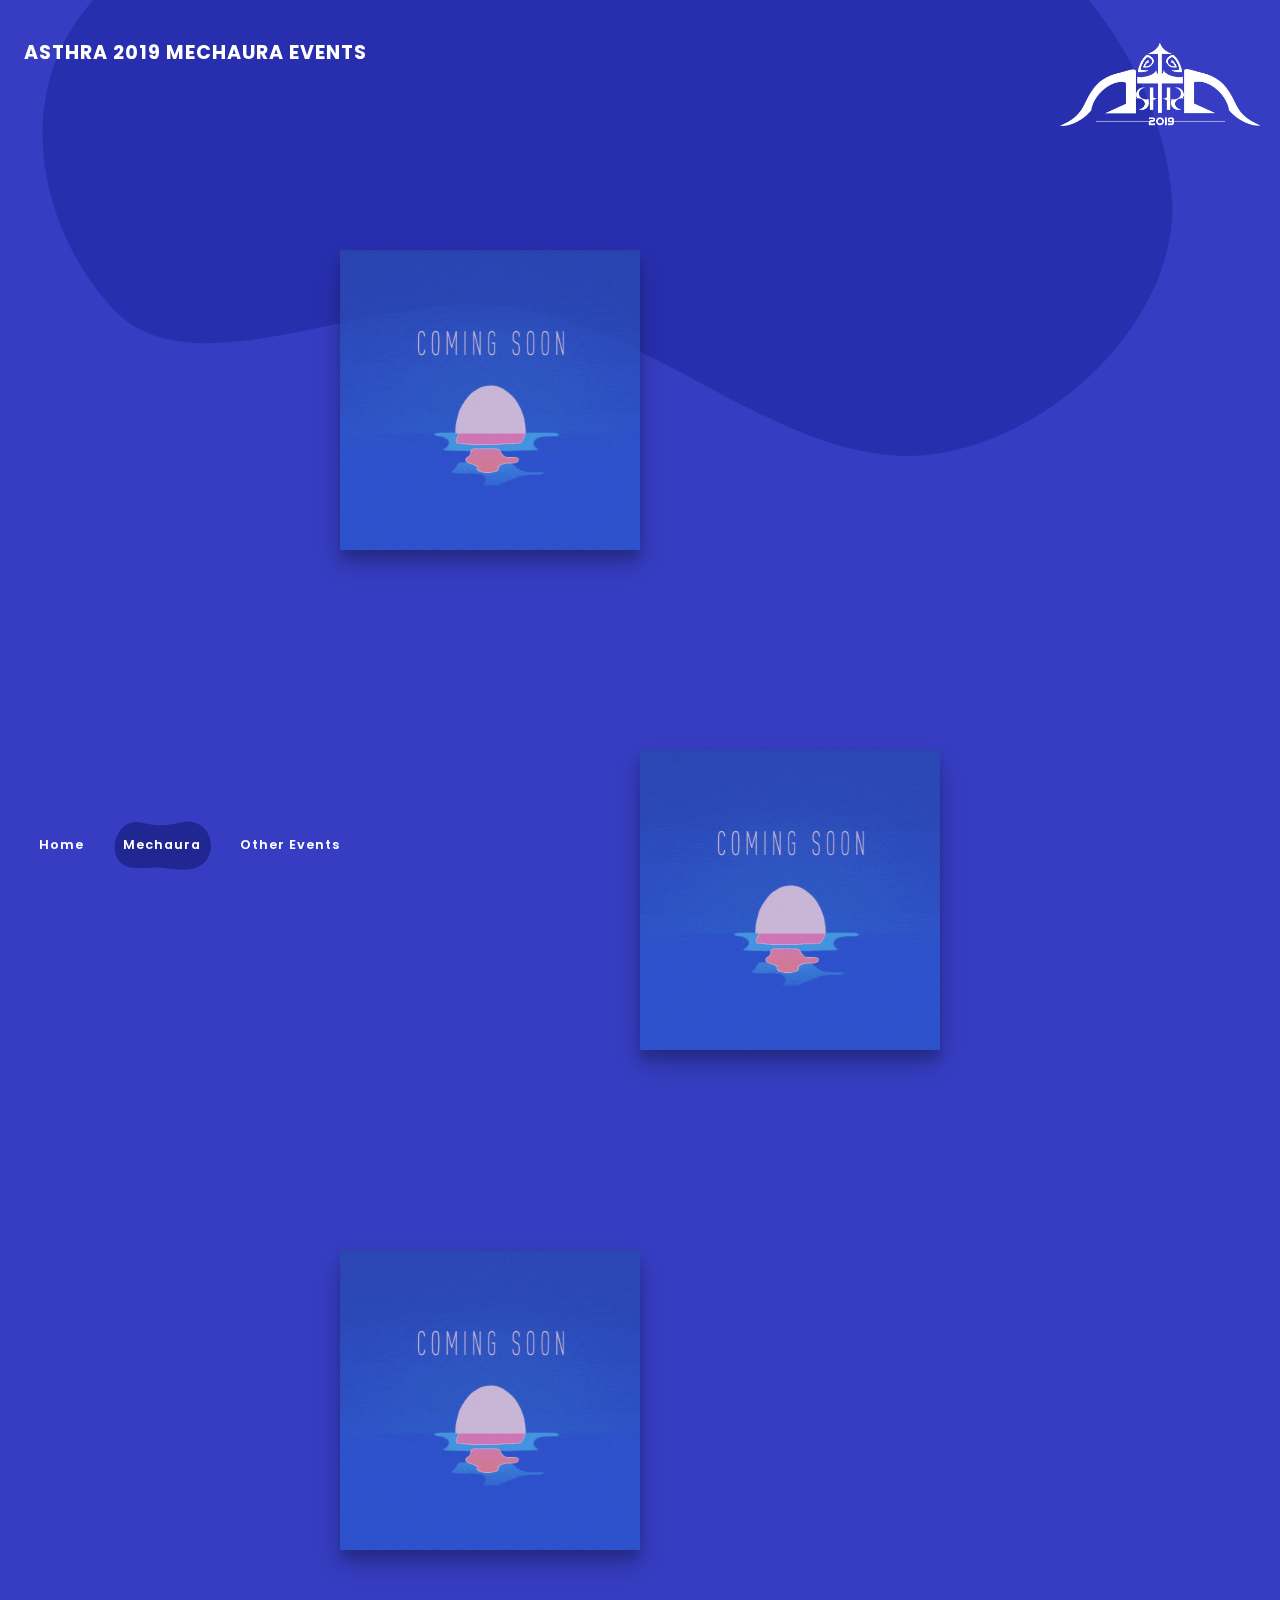
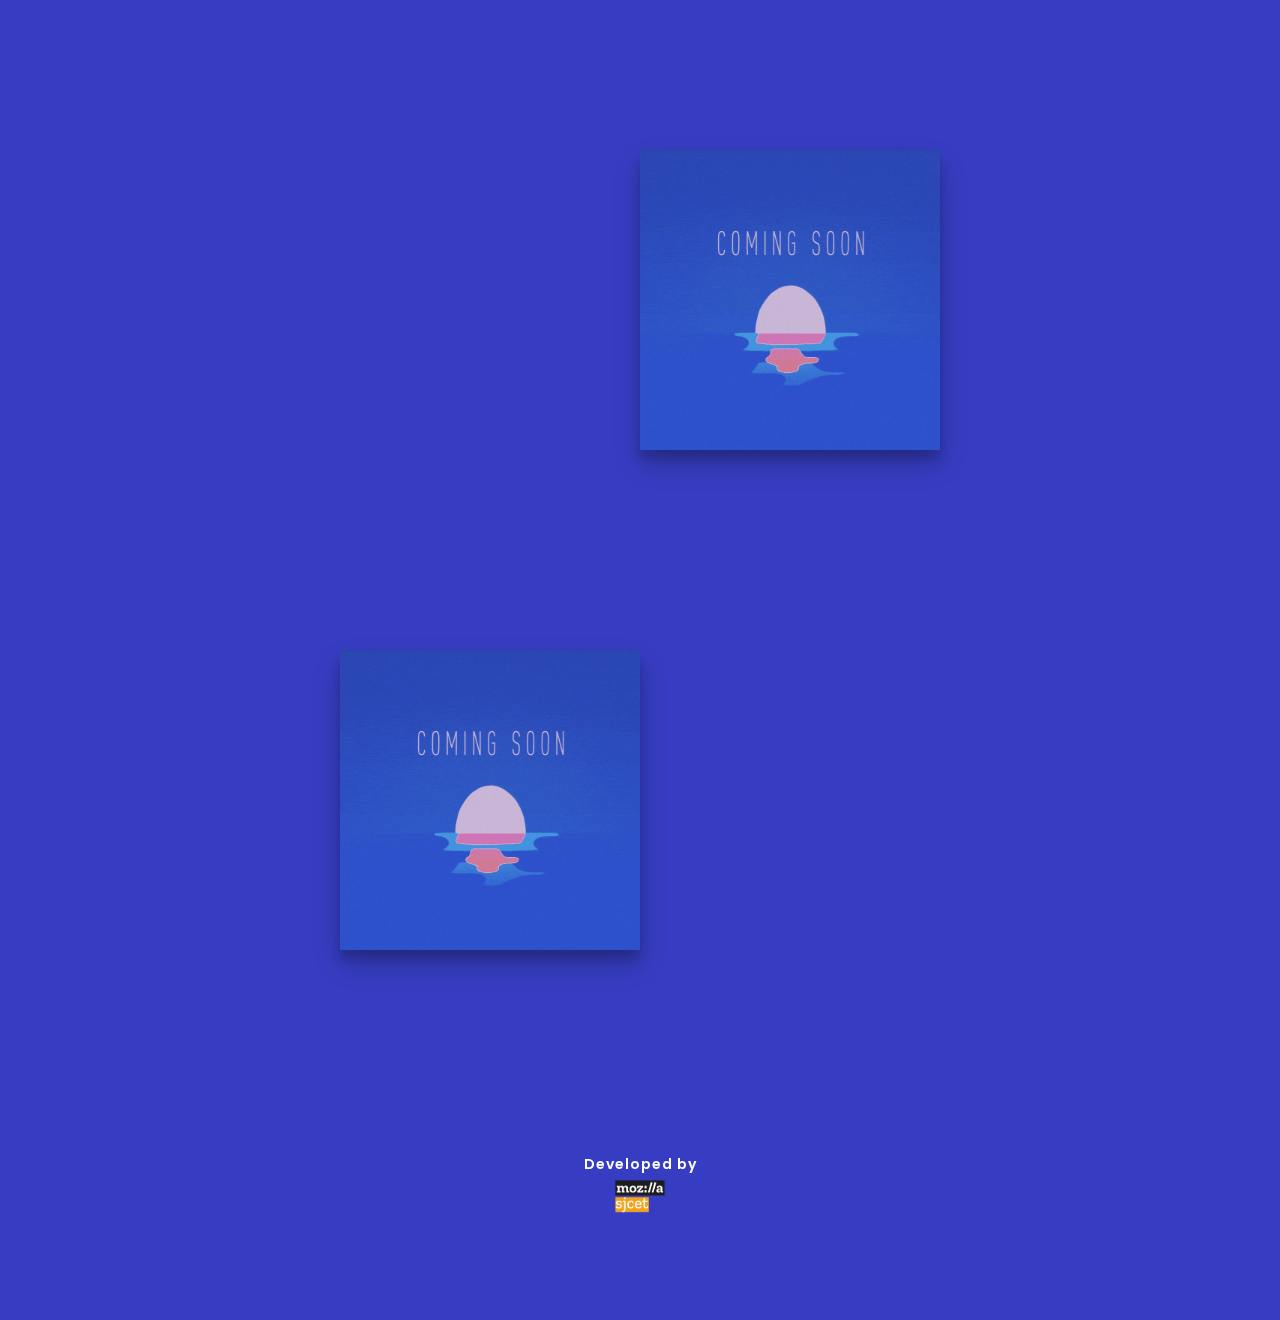
<file: events/mechaura.html>
<!DOCTYPE html>
<html lang="en" class="no-js">
	<head>
		<meta charset="UTF-8" />
		<meta http-equiv="X-UA-Compatible" content="IE=edge">
		<meta name="viewport" content="width=device-width, initial-scale=1">

		<meta name="theme-color" content="#363dc2">
		<meta name="msapplication-navbutton-color" content="#363dc2">
		<meta name="apple-mobile-web-app-status-bar-style" content="#363dc2">
		<title>ASTHRA 2019 | Mechaura Events | Department of ME</title>
		<meta name="description" content="Asthra is the annual technical fest of SJCET Palai." />
		<meta name="keywords" content="Asthra, Asthra 2018, Asthra 2017,ME, Mechaura events, Asthra 2019, Asthra 19, sjcet Asthra, Asthra SJCET, cultural fest SJCET, Asthra fest, SJCET, PALAI, KTU, KTU TECHFEST" />
		<meta name="copyright" content="Asthra 2019"/>
		<meta name="rating" content="General" />
		<meta name="coverage" content="Worldwide" />
		<meta name="creator" content="Asthra 2019" />
		<meta itemprop="name" content="Asthra 2019"/>
		<meta itemprop="keywords" content="Asthra, Asthra 2018, Asthra 2017, Asthra 2019, Asthra 19, Asthra SJCET Palai, Asthra SJCET, cultural fest SJCET, Asthra fest, SJCET, SJCET Palai, SJCET Asthra"/>
		<link rel="icon" href="img/Asthra19-Icon.png">
		<link rel="stylesheet" href="https://cdnjs.cloudflare.com/ajax/libs/font-awesome/4.7.0/css/font-awesome.min.css">
		<link href="https://fonts.googleapis.com/css?family=Poppins:400,500,600,700,800,900" rel="stylesheet">
		<link rel="stylesheet" type="text/css" href="css/normalize.css" />
		<link rel="stylesheet" type="text/css" href="css/demo.css" />
		<link rel="stylesheet" type="text/css" href="css/demo.min.css" />
		<link rel="stylesheet" href="css/normalize.min.css" />
		<link rel="stylesheet" href="css/animate.min.css" />

		<script>
			document.documentElement.className = 'js';
			var supportsCssVars = function() {
				var s = document.createElement('style'),
				support;

				s.innerHTML = "root: { --tmp-var: bold; }";
				document.head.appendChild(s);
				support = !!(window.CSS && window.CSS.supports && window.CSS.supports('font-weight', 'var(--tmp-var)'));
				s.parentNode.removeChild(s);
				return support;
			}
			if (!supportsCssVars()) alert('Please view this page in a modern browser that supports CSS Variables.')
		</script>

	</head>
	<body class="loading">
		<svg class="hidden">
			<symbol id="shape-demo" viewBox="0 0 200 100">
				<title>shape demo</title>
				<path d="M 6.144,74.1 C 20.4,107.4 70.13,94.33 94.22,95.74 121.3,97.41 130.8,101.1 154.7,99.38 178.6,97.72 201.9,78.95 199.4,46.86 197.1,14.96 174.9,4.781 161.4,1.827 147.9,-1.128 119.8,8.284 105.6,8.766 85.34,9.449 81.91,7.628 51.08,2.334 17.26,-3.482 -8.105,40.84 6.144,74.1 Z" />
			</symbol>
		</svg>
		<main>
			<div class="morph-wrap">
				<svg class="morph" width="1400" height="770" viewBox="0 0 1400 770">
					<path d="M 262.9,252.2 C 210.1,338.2 212.6,487.6 288.8,553.9 372.2,626.5 511.2,517.8 620.3,536.3 750.6,558.4 860.3,723 987.3,686.5 1089,657.3 1168,534.7 1173,429.2 1178,313.7 1096,189.1 995.1,130.7 852.1,47.07 658.8,78.95 498.1,119.2 410.7,141.1 322.6,154.8 262.9,252.2 Z"/>
				</svg>
			</div>
			<div class="content content--fixed">
				<header class="codrops-header">
					<img src="img/logo.png" class="header-icon">
					<h1 class="codrops-header__title">Asthra 2019 Mechaura Events</h1>

				</header>
				<nav class="demos">
					<a class="demo" href="../index.html"><svg class="decoshape"><use xlink:href="#shape-demo"></use></svg>Home</a>
					<a class="demo demo--current" href="#"><svg class="decoshape" preserveAspectRatio="none"><use xlink:href="#shape-demo"></use></svg>Mechaura</a>
					<a class="demo" href="index.html"><svg class="decoshape"><use xlink:href="#shape-demo"></use></svg>Other Events</a>
					<!--<a class="demo" href="index3.html"><svg class="decoshape"><use xlink:href="#shape-demo"></use></svg>Society Events</a>-->
				</nav>
				<a class="pater" href="mechaura.html">
					<svg class="pater__deco" width="300" height="240" viewBox="0 0 1000 800">
						<path d="M27.4,171.8C73,42.9,128.6,1,128.6,1s0,0,0,0c58.5,0,368.3,0.3,873.2,0.8c38.5,211,42.1,373.5,38.9,476.7c-2.5,80.3-10.6,174.9-76.7,247.8c-15.1,16.6-37.4,41.2-72.8,53.9c-92.4,33.1-173-50.8-283.9-99.4c-224.3-98.4-334.9,51.4-472.2-45.6C-6.3,535.2-14.5,290.6,27.4,171.8z"/>
					</svg>
					<center><img class="pater__img" src="img/logo.png" alt="Asthra 2019 Logo" /></center>

				</a>
			</div>

			<div class="container">
			<div class="content-wrap">
					<a href="#0">
						<div class="content content--layout content--layout-1">
				<img class="content__img" src="img/coming soon.gif" alt="Mechaura Event" />
				<!--<h3 class="content__title2">coming soon</h3>-->
					</div>
				</a>
			</div>
			<!--DEMO05--
			<div id="animatedModal5">
					<div  id="btn-close-modal" class="close-animatedModal5">
					 <svg class="svg-icon" viewBox="0 0 20 20">
					 <path fill="none" d="M12.71,7.291c-0.15-0.15-0.393-0.15-0.542,0L10,9.458L7.833,7.291c-0.15-0.15-0.392-0.15-0.542,0c-0.149,0.149-0.149,0.392,0,0.541L9.458,10l-2.168,2.167c-0.149,0.15-0.149,0.393,0,0.542c0.15,0.149,0.392,0.149,0.542,0L10,10.542l2.168,2.167c0.149,0.149,0.392,0.149,0.542,0c0.148-0.149,0.148-0.392,0-0.542L10.542,10l2.168-2.168C12.858,7.683,12.858,7.44,12.71,7.291z M10,1.188c-4.867,0-8.812,3.946-8.812,8.812c0,4.867,3.945,8.812,8.812,8.812s8.812-3.945,8.812-8.812C18.812,5.133,14.867,1.188,10,1.188z M10,18.046c-4.444,0-8.046-3.603-8.046-8.046c0-4.444,3.603-8.046,8.046-8.046c4.443,0,8.046,3.602,8.046,8.046C18.046,14.443,14.443,18.046,10,18.046z"></path>
					 </svg>
					</div>

					<div class="modal-content">
							<h4>GENERAL EVENT #1</h4>
							<h1>Hackathon</h1>
							<p>Details will be updated soon. Stay Tuned!!!
							 </p>
							 <!--<h4>Date : February 07, 2019</h4>
							 <h4 class="c-header">CONTACT DETAILS</h4>
							 <h5 class="contact"><span>Full Name : +91 0000000000&emsp;<br class="hide-break">Full Name : +91 0000000000&emsp;</span></h5>
							 <h4 class="c-header">REGISTRATION DETAILS</h4>
							 <h5 class="contact"><span>Starts On : January 25, 2019&emsp;<br class="hide-break">Ends On : February 06, 2019&emsp;</span></h5>
							 <a href="#" class="fancy-button bg-gradient1"><span><i class="fa fa-ticket"></i> Register</span></a>--
							 <center><img src="img/smile2.svg" alt="SVG" style="height:170px;margin-top:100px;opacity:0.8"></center>
					</div>
			</div>-->

			<div class="content-wrap">
				<a href="#0">
				<div class="content content--layout content--layout-2">
					<img class="content__img" src="img/coming soon.gif" alt="Mechaura Event" />
					<!--<h3 class="content__title2">coming soon</h3>-->
				</div>
			</a>
			</div>
			<!--DEMO05--
			<div id="animatedModal5">
					<div  id="btn-close-modal" class="close-animatedModal5">
					 <svg class="svg-icon" viewBox="0 0 20 20">
					 <path fill="none" d="M12.71,7.291c-0.15-0.15-0.393-0.15-0.542,0L10,9.458L7.833,7.291c-0.15-0.15-0.392-0.15-0.542,0c-0.149,0.149-0.149,0.392,0,0.541L9.458,10l-2.168,2.167c-0.149,0.15-0.149,0.393,0,0.542c0.15,0.149,0.392,0.149,0.542,0L10,10.542l2.168,2.167c0.149,0.149,0.392,0.149,0.542,0c0.148-0.149,0.148-0.392,0-0.542L10.542,10l2.168-2.168C12.858,7.683,12.858,7.44,12.71,7.291z M10,1.188c-4.867,0-8.812,3.946-8.812,8.812c0,4.867,3.945,8.812,8.812,8.812s8.812-3.945,8.812-8.812C18.812,5.133,14.867,1.188,10,1.188z M10,18.046c-4.444,0-8.046-3.603-8.046-8.046c0-4.444,3.603-8.046,8.046-8.046c4.443,0,8.046,3.602,8.046,8.046C18.046,14.443,14.443,18.046,10,18.046z"></path>
					 </svg>
					</div>

					<div class="modal-content">
							<h4>GENERAL EVENT #1</h4>
							<h1>Hackathon</h1>
							<p>Details will be updated soon. Stay Tuned!!!
							 </p>
							 <!--<h4>Date : February 07, 2019</h4>
							 <h4 class="c-header">CONTACT DETAILS</h4>
							 <h5 class="contact"><span>Full Name : +91 0000000000&emsp;<br class="hide-break">Full Name : +91 0000000000&emsp;</span></h5>
							 <h4 class="c-header">REGISTRATION DETAILS</h4>
							 <h5 class="contact"><span>Starts On : January 25, 2019&emsp;<br class="hide-break">Ends On : February 06, 2019&emsp;</span></h5>
							 <a href="#" class="fancy-button bg-gradient1"><span><i class="fa fa-ticket"></i> Register</span></a>--
							 <center><img src="img/smile2.svg" alt="SVG" style="height:170px;margin-top:100px;opacity:0.8"></center>
					</div>
			</div>-->

			<div class="content-wrap">
				<a href="#0">
				<div class="content content--layout content--layout-1">
					<img class="content__img" src="img/coming soon.gif" alt="Mechaura Event" />
					<!--<h3 class="content__title2">coming soon</h3>-->
				</div>
			</a>
			</div>
			<!--DEMO05--
			<div id="animatedModal5">
					<div  id="btn-close-modal" class="close-animatedModal5">
					 <svg class="svg-icon" viewBox="0 0 20 20">
					 <path fill="none" d="M12.71,7.291c-0.15-0.15-0.393-0.15-0.542,0L10,9.458L7.833,7.291c-0.15-0.15-0.392-0.15-0.542,0c-0.149,0.149-0.149,0.392,0,0.541L9.458,10l-2.168,2.167c-0.149,0.15-0.149,0.393,0,0.542c0.15,0.149,0.392,0.149,0.542,0L10,10.542l2.168,2.167c0.149,0.149,0.392,0.149,0.542,0c0.148-0.149,0.148-0.392,0-0.542L10.542,10l2.168-2.168C12.858,7.683,12.858,7.44,12.71,7.291z M10,1.188c-4.867,0-8.812,3.946-8.812,8.812c0,4.867,3.945,8.812,8.812,8.812s8.812-3.945,8.812-8.812C18.812,5.133,14.867,1.188,10,1.188z M10,18.046c-4.444,0-8.046-3.603-8.046-8.046c0-4.444,3.603-8.046,8.046-8.046c4.443,0,8.046,3.602,8.046,8.046C18.046,14.443,14.443,18.046,10,18.046z"></path>
					 </svg>
					</div>

					<div class="modal-content">
							<h4>GENERAL EVENT #1</h4>
							<h1>Hackathon</h1>
							<p>Details will be updated soon. Stay Tuned!!!
							 </p>
							 <!--<h4>Date : February 07, 2019</h4>
							 <h4 class="c-header">CONTACT DETAILS</h4>
							 <h5 class="contact"><span>Full Name : +91 0000000000&emsp;<br class="hide-break">Full Name : +91 0000000000&emsp;</span></h5>
							 <h4 class="c-header">REGISTRATION DETAILS</h4>
							 <h5 class="contact"><span>Starts On : January 25, 2019&emsp;<br class="hide-break">Ends On : February 06, 2019&emsp;</span></h5>
							 <a href="#" class="fancy-button bg-gradient1"><span><i class="fa fa-ticket"></i> Register</span></a>--
							 <center><img src="img/smile2.svg" alt="SVG" style="height:170px;margin-top:100px;opacity:0.8"></center>
					</div>
			</div>-->

			<div class="content-wrap">
				<a href="#0">
				<div class="content content--layout content--layout-2">
					<img class="content__img" src="img/coming soon.gif" alt="Mechaura Event" />
					<!--<h3 class="content__title2">coming soon</h3>-->
				</div>
			</a>
			</div>
			<!--DEMO05--
			<div id="animatedModal5">
					<div  id="btn-close-modal" class="close-animatedModal5">
					 <svg class="svg-icon" viewBox="0 0 20 20">
					 <path fill="none" d="M12.71,7.291c-0.15-0.15-0.393-0.15-0.542,0L10,9.458L7.833,7.291c-0.15-0.15-0.392-0.15-0.542,0c-0.149,0.149-0.149,0.392,0,0.541L9.458,10l-2.168,2.167c-0.149,0.15-0.149,0.393,0,0.542c0.15,0.149,0.392,0.149,0.542,0L10,10.542l2.168,2.167c0.149,0.149,0.392,0.149,0.542,0c0.148-0.149,0.148-0.392,0-0.542L10.542,10l2.168-2.168C12.858,7.683,12.858,7.44,12.71,7.291z M10,1.188c-4.867,0-8.812,3.946-8.812,8.812c0,4.867,3.945,8.812,8.812,8.812s8.812-3.945,8.812-8.812C18.812,5.133,14.867,1.188,10,1.188z M10,18.046c-4.444,0-8.046-3.603-8.046-8.046c0-4.444,3.603-8.046,8.046-8.046c4.443,0,8.046,3.602,8.046,8.046C18.046,14.443,14.443,18.046,10,18.046z"></path>
					 </svg>
					</div>

					<div class="modal-content">
							<h4>GENERAL EVENT #1</h4>
							<h1>Hackathon</h1>
							<p>Details will be updated soon. Stay Tuned!!!
							 </p>
							 <!--<h4>Date : February 07, 2019</h4>
							 <h4 class="c-header">CONTACT DETAILS</h4>
							 <h5 class="contact"><span>Full Name : +91 0000000000&emsp;<br class="hide-break">Full Name : +91 0000000000&emsp;</span></h5>
							 <h4 class="c-header">REGISTRATION DETAILS</h4>
							 <h5 class="contact"><span>Starts On : January 25, 2019&emsp;<br class="hide-break">Ends On : February 06, 2019&emsp;</span></h5>
							 <a href="#" class="fancy-button bg-gradient1"><span><i class="fa fa-ticket"></i> Register</span></a>--
							 <center><img src="img/smile2.svg" alt="SVG" style="height:170px;margin-top:100px;opacity:0.8"></center>
					</div>
			</div>-->

			<div class="content-wrap">
				<a href="#0">
				<div class="content content--layout content--layout-1">
					<img class="content__img" src="img/coming soon.gif" alt="Mechaura Event" />
					<!--<h3 class="content__title2">coming soon</h3>-->
				</div>
			</a>
			</div>
			<!--DEMO05--
			<div id="animatedModal5">
					<div  id="btn-close-modal" class="close-animatedModal5">
					 <svg class="svg-icon" viewBox="0 0 20 20">
					 <path fill="none" d="M12.71,7.291c-0.15-0.15-0.393-0.15-0.542,0L10,9.458L7.833,7.291c-0.15-0.15-0.392-0.15-0.542,0c-0.149,0.149-0.149,0.392,0,0.541L9.458,10l-2.168,2.167c-0.149,0.15-0.149,0.393,0,0.542c0.15,0.149,0.392,0.149,0.542,0L10,10.542l2.168,2.167c0.149,0.149,0.392,0.149,0.542,0c0.148-0.149,0.148-0.392,0-0.542L10.542,10l2.168-2.168C12.858,7.683,12.858,7.44,12.71,7.291z M10,1.188c-4.867,0-8.812,3.946-8.812,8.812c0,4.867,3.945,8.812,8.812,8.812s8.812-3.945,8.812-8.812C18.812,5.133,14.867,1.188,10,1.188z M10,18.046c-4.444,0-8.046-3.603-8.046-8.046c0-4.444,3.603-8.046,8.046-8.046c4.443,0,8.046,3.602,8.046,8.046C18.046,14.443,14.443,18.046,10,18.046z"></path>
					 </svg>
					</div>

					<div class="modal-content">
							<h4>GENERAL EVENT #1</h4>
							<h1>Hackathon</h1>
							<p>Details will be updated soon. Stay Tuned!!!
							 </p>
							 <!--<h4>Date : February 07, 2019</h4>
							 <h4 class="c-header">CONTACT DETAILS</h4>
							 <h5 class="contact"><span>Full Name : +91 0000000000&emsp;<br class="hide-break">Full Name : +91 0000000000&emsp;</span></h5>
							 <h4 class="c-header">REGISTRATION DETAILS</h4>
							 <h5 class="contact"><span>Starts On : January 25, 2019&emsp;<br class="hide-break">Ends On : February 06, 2019&emsp;</span></h5>
							 <a href="#" class="fancy-button bg-gradient1"><span><i class="fa fa-ticket"></i> Register</span></a>--
							 <center><img src="img/smile2.svg" alt="SVG" style="height:170px;margin-top:100px;opacity:0.8"></center>
					</div>
			</div>-->


		</div>

			<section class="content content--related">
				<center><div class="content__info footer">Developed by </div><a href="https://www.instagram.com/mozilla.sjcet/" target="_blank"><img src="img/Logo-MozillaSJCET.png" style="height:36px;" alt="Mozilla SJCET"></a></center>
			</section>
		</main>
		<script src="js/imagesloaded.pkgd.min.js"></script>
		<script src="js/anime.min.js"></script>
		<script src="js/scrollMonitor.js"></script>
		<script src="js/demo1.js"></script>
		<script src="js/jquery.min.js"></script>
		<script src="js/animatedModal.js"></script>

		<!--Initialize Modal Box-->
		<script>  $("#demo01").animatedModal();</script>
		<script>  $("#demo02").animatedModal();</script>
		<script>  $("#demo03").animatedModal();</script>
		<script>  $("#demo04").animatedModal();</script>
		<script>  $("#demo05").animatedModal();</script>


	</body>
</html>
</file>
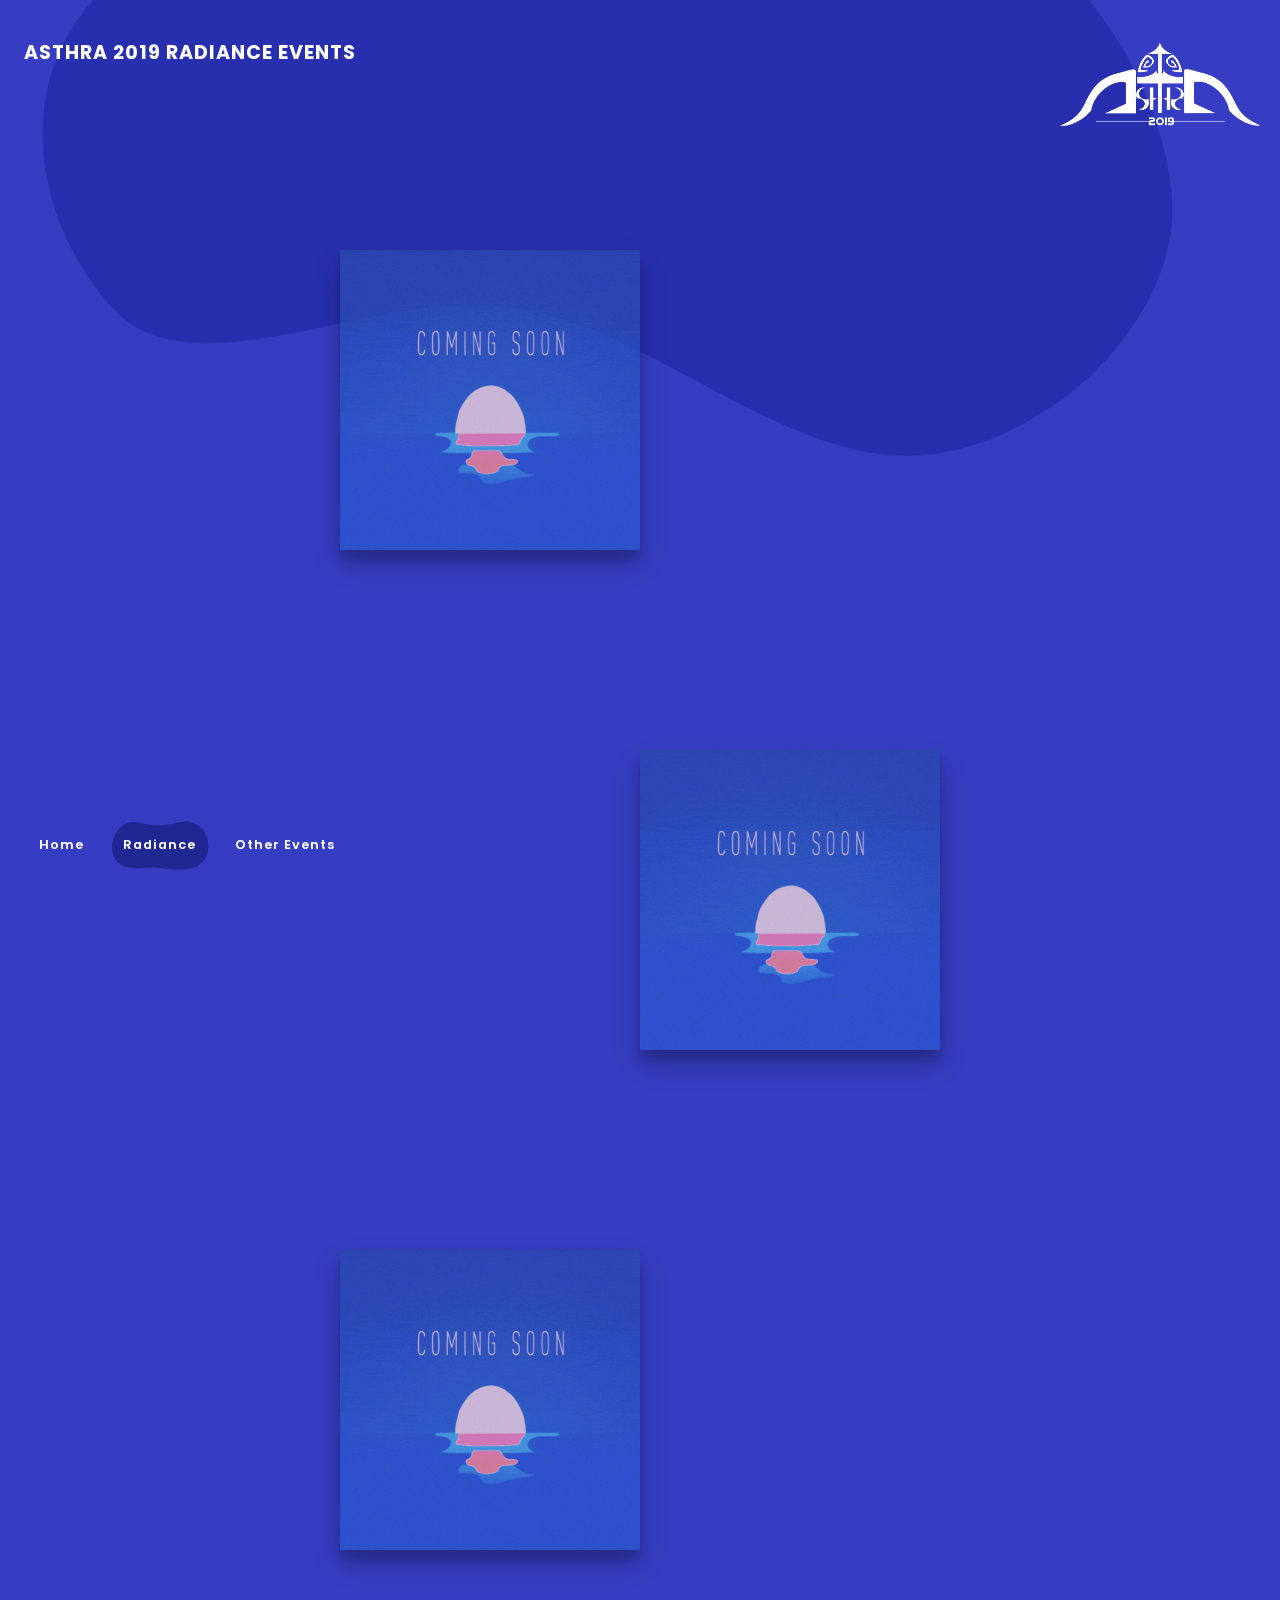
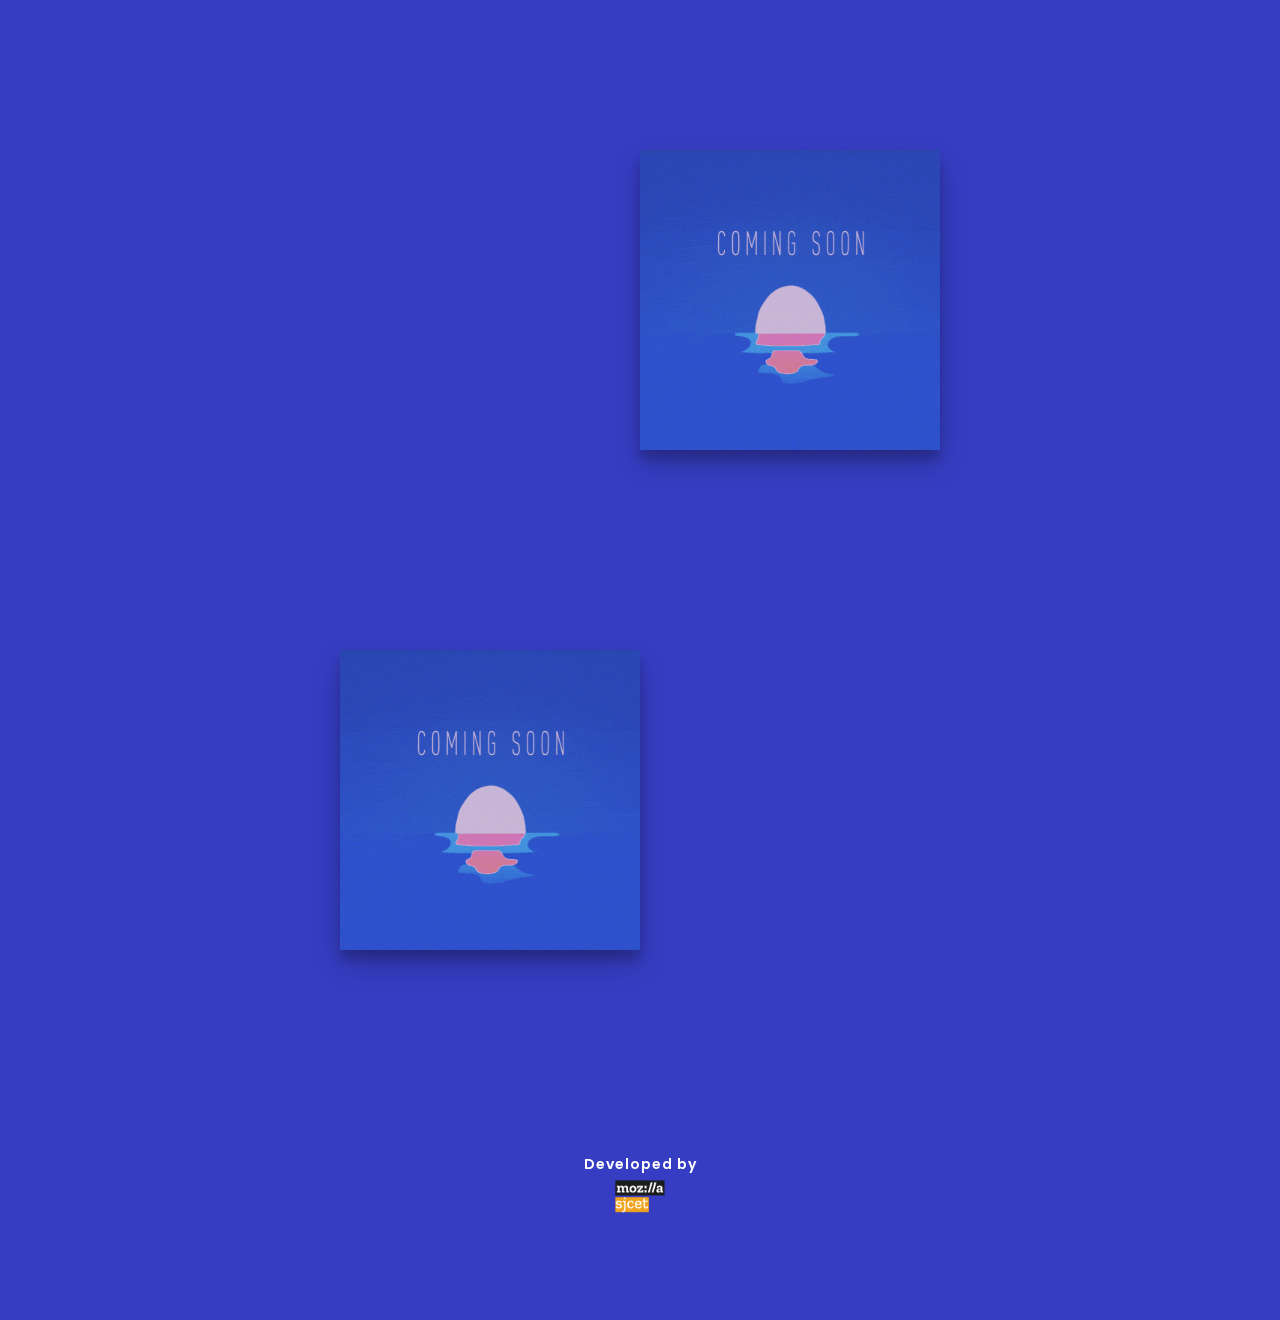
<file: events/radiance.html>
<!DOCTYPE html>
<html lang="en" class="no-js">
	<head>
		<meta charset="UTF-8" />
		<meta http-equiv="X-UA-Compatible" content="IE=edge">
		<meta name="viewport" content="width=device-width, initial-scale=1">

		<meta name="theme-color" content="#363dc2">
		<meta name="msapplication-navbutton-color" content="#363dc2">
		<meta name="apple-mobile-web-app-status-bar-style" content="#363dc2">
		<title>ASTHRA 2019 | Radiance Events | Department of CSE</title>
		<meta name="description" content="Asthra is the annual technical fest of SJCET Palai." />
		<meta name="keywords" content="Asthra, Asthra 2018, Asthra 2017,Radiance Events, Department of CSE SJCET Palai, CSE Sjcet, Asthra 2019, Asthra 19, sjcet Asthra, Asthra SJCET, cultural fest SJCET, Asthra fest, SJCET, PALAI, KTU, KTU TECHFEST" />
		<meta name="copyright" content="Asthra 2019"/>
		<meta name="rating" content="General" />
		<meta name="coverage" content="Worldwide" />
		<meta name="creator" content="Asthra 2019" />
		<meta itemprop="name" content="Asthra 2019"/>
		<meta itemprop="keywords" content="Asthra, Asthra 2018, Asthra 2017, Asthra 2019, Asthra 19, Asthra SJCET Palai, Asthra SJCET, cultural fest SJCET, Asthra fest, SJCET, SJCET Palai, SJCET Asthra"/>
		<link rel="icon" href="img/Asthra19-Icon.png">
		<link rel="stylesheet" href="https://cdnjs.cloudflare.com/ajax/libs/font-awesome/4.7.0/css/font-awesome.min.css">
		<link href="https://fonts.googleapis.com/css?family=Poppins:400,500,600,700,800,900" rel="stylesheet">
		<link rel="stylesheet" type="text/css" href="css/normalize.css" />
		<link rel="stylesheet" type="text/css" href="css/demo.css" />
		<link rel="stylesheet" type="text/css" href="css/demo.min.css" />
		<link rel="stylesheet" href="css/normalize.min.css" />
		<link rel="stylesheet" href="css/animate.min.css" />

		<script>
			document.documentElement.className = 'js';
			var supportsCssVars = function() {
				var s = document.createElement('style'),
				support;

				s.innerHTML = "root: { --tmp-var: bold; }";
				document.head.appendChild(s);
				support = !!(window.CSS && window.CSS.supports && window.CSS.supports('font-weight', 'var(--tmp-var)'));
				s.parentNode.removeChild(s);
				return support;
			}
			if (!supportsCssVars()) alert('Please view this page in a modern browser that supports CSS Variables.')
		</script>
	</head>
	<body class="loading">
		<svg class="hidden">
			<symbol id="shape-demo" viewBox="0 0 200 100">
				<title>shape demo</title>
				<path d="M 6.144,74.1 C 20.4,107.4 70.13,94.33 94.22,95.74 121.3,97.41 130.8,101.1 154.7,99.38 178.6,97.72 201.9,78.95 199.4,46.86 197.1,14.96 174.9,4.781 161.4,1.827 147.9,-1.128 119.8,8.284 105.6,8.766 85.34,9.449 81.91,7.628 51.08,2.334 17.26,-3.482 -8.105,40.84 6.144,74.1 Z" />
			</symbol>
		</svg>
		<main>
			<div class="morph-wrap">
				<svg class="morph" width="1400" height="770" viewBox="0 0 1400 770">
					<path d="M 262.9,252.2 C 210.1,338.2 212.6,487.6 288.8,553.9 372.2,626.5 511.2,517.8 620.3,536.3 750.6,558.4 860.3,723 987.3,686.5 1089,657.3 1168,534.7 1173,429.2 1178,313.7 1096,189.1 995.1,130.7 852.1,47.07 658.8,78.95 498.1,119.2 410.7,141.1 322.6,154.8 262.9,252.2 Z"/>
				</svg>
			</div>
			<div class="content content--fixed">
				<header class="codrops-header">
					<img src="img/logo.png" class="header-icon">
					<h1 class="codrops-header__title">Asthra 2019 Radiance Events</h1>

				</header>
				<nav class="demos">
					<a class="demo" href="../index.html"><svg class="decoshape"><use xlink:href="#shape-demo"></use></svg>Home</a>
					<a class="demo demo--current" href="#"><svg class="decoshape" preserveAspectRatio="none"><use xlink:href="#shape-demo"></use></svg>Radiance</a>
					<a class="demo" href="index.html"><svg class="decoshape"><use xlink:href="#shape-demo"></use></svg>Other Events</a>
				</nav>
				<a class="pater" href="radiance.html">
					<svg class="pater__deco" width="300" height="240" viewBox="0 0 1000 800">
						<path d="M27.4,171.8C73,42.9,128.6,1,128.6,1s0,0,0,0c58.5,0,368.3,0.3,873.2,0.8c38.5,211,42.1,373.5,38.9,476.7c-2.5,80.3-10.6,174.9-76.7,247.8c-15.1,16.6-37.4,41.2-72.8,53.9c-92.4,33.1-173-50.8-283.9-99.4c-224.3-98.4-334.9,51.4-472.2-45.6C-6.3,535.2-14.5,290.6,27.4,171.8z"/>
					</svg>
					<center><img class="pater__img" src="img/logo.png" alt="Asthra 2019 Logo" /></center>
				</a>

			</div>
			<div class="container">
			<div class="content-wrap">
					<a href="#0">
						<div class="content content--layout content--layout-1">
				<img class="content__img" src="img/coming soon.gif" alt="Radiance Event" />
				<!--<h3 class="content__title2">coming soon</h3>-->
					</div>
				</a>
			</div>
			<!--DEMO05--
			<div id="animatedModal5">
					<div  id="btn-close-modal" class="close-animatedModal5">
					 <svg class="svg-icon" viewBox="0 0 20 20">
					 <path fill="none" d="M12.71,7.291c-0.15-0.15-0.393-0.15-0.542,0L10,9.458L7.833,7.291c-0.15-0.15-0.392-0.15-0.542,0c-0.149,0.149-0.149,0.392,0,0.541L9.458,10l-2.168,2.167c-0.149,0.15-0.149,0.393,0,0.542c0.15,0.149,0.392,0.149,0.542,0L10,10.542l2.168,2.167c0.149,0.149,0.392,0.149,0.542,0c0.148-0.149,0.148-0.392,0-0.542L10.542,10l2.168-2.168C12.858,7.683,12.858,7.44,12.71,7.291z M10,1.188c-4.867,0-8.812,3.946-8.812,8.812c0,4.867,3.945,8.812,8.812,8.812s8.812-3.945,8.812-8.812C18.812,5.133,14.867,1.188,10,1.188z M10,18.046c-4.444,0-8.046-3.603-8.046-8.046c0-4.444,3.603-8.046,8.046-8.046c4.443,0,8.046,3.602,8.046,8.046C18.046,14.443,14.443,18.046,10,18.046z"></path>
					 </svg>
					</div>

					<div class="modal-content">
							<h4>GENERAL EVENT #1</h4>
							<h1>Hackathon</h1>
							<p>Details will be updated soon. Stay Tuned!!!
							 </p>
							 <!--<h4>Date : February 07, 2019</h4>
							 <h4 class="c-header">CONTACT DETAILS</h4>
							 <h5 class="contact"><span>Full Name : +91 0000000000&emsp;<br class="hide-break">Full Name : +91 0000000000&emsp;</span></h5>
							 <h4 class="c-header">REGISTRATION DETAILS</h4>
							 <h5 class="contact"><span>Starts On : January 25, 2019&emsp;<br class="hide-break">Ends On : February 06, 2019&emsp;</span></h5>
							 <a href="#" class="fancy-button bg-gradient1"><span><i class="fa fa-ticket"></i> Register</span></a>--
							 <center><img src="img/smile2.svg" alt="SVG" style="height:170px;margin-top:100px;opacity:0.8"></center>
					</div>
			</div>-->

			<div class="content-wrap">
				<a href="#0">
				<div class="content content--layout content--layout-2">
					<img class="content__img" src="img/coming soon.gif" alt="Radiance Event" />
					<!--<h3 class="content__title2">coming soon</h3>-->
				</div>
			</a>
			</div>
			<!--DEMO05--
			<div id="animatedModal5">
					<div  id="btn-close-modal" class="close-animatedModal5">
					 <svg class="svg-icon" viewBox="0 0 20 20">
					 <path fill="none" d="M12.71,7.291c-0.15-0.15-0.393-0.15-0.542,0L10,9.458L7.833,7.291c-0.15-0.15-0.392-0.15-0.542,0c-0.149,0.149-0.149,0.392,0,0.541L9.458,10l-2.168,2.167c-0.149,0.15-0.149,0.393,0,0.542c0.15,0.149,0.392,0.149,0.542,0L10,10.542l2.168,2.167c0.149,0.149,0.392,0.149,0.542,0c0.148-0.149,0.148-0.392,0-0.542L10.542,10l2.168-2.168C12.858,7.683,12.858,7.44,12.71,7.291z M10,1.188c-4.867,0-8.812,3.946-8.812,8.812c0,4.867,3.945,8.812,8.812,8.812s8.812-3.945,8.812-8.812C18.812,5.133,14.867,1.188,10,1.188z M10,18.046c-4.444,0-8.046-3.603-8.046-8.046c0-4.444,3.603-8.046,8.046-8.046c4.443,0,8.046,3.602,8.046,8.046C18.046,14.443,14.443,18.046,10,18.046z"></path>
					 </svg>
					</div>

					<div class="modal-content">
							<h4>GENERAL EVENT #1</h4>
							<h1>Hackathon</h1>
							<p>Details will be updated soon. Stay Tuned!!!
							 </p>
							 <!--<h4>Date : February 07, 2019</h4>
							 <h4 class="c-header">CONTACT DETAILS</h4>
							 <h5 class="contact"><span>Full Name : +91 0000000000&emsp;<br class="hide-break">Full Name : +91 0000000000&emsp;</span></h5>
							 <h4 class="c-header">REGISTRATION DETAILS</h4>
							 <h5 class="contact"><span>Starts On : January 25, 2019&emsp;<br class="hide-break">Ends On : February 06, 2019&emsp;</span></h5>
							 <a href="#" class="fancy-button bg-gradient1"><span><i class="fa fa-ticket"></i> Register</span></a>--
							 <center><img src="img/smile2.svg" alt="SVG" style="height:170px;margin-top:100px;opacity:0.8"></center>
					</div>
			</div>-->

			<div class="content-wrap">
				<a href="#0">
				<div class="content content--layout content--layout-1">
					<img class="content__img" src="img/coming soon.gif" alt="Radiance Event" />
					<!--<h3 class="content__title2">coming soon</h3>-->
				</div>
			</a>
			</div>
			<!--DEMO05--
			<div id="animatedModal5">
					<div  id="btn-close-modal" class="close-animatedModal5">
					 <svg class="svg-icon" viewBox="0 0 20 20">
					 <path fill="none" d="M12.71,7.291c-0.15-0.15-0.393-0.15-0.542,0L10,9.458L7.833,7.291c-0.15-0.15-0.392-0.15-0.542,0c-0.149,0.149-0.149,0.392,0,0.541L9.458,10l-2.168,2.167c-0.149,0.15-0.149,0.393,0,0.542c0.15,0.149,0.392,0.149,0.542,0L10,10.542l2.168,2.167c0.149,0.149,0.392,0.149,0.542,0c0.148-0.149,0.148-0.392,0-0.542L10.542,10l2.168-2.168C12.858,7.683,12.858,7.44,12.71,7.291z M10,1.188c-4.867,0-8.812,3.946-8.812,8.812c0,4.867,3.945,8.812,8.812,8.812s8.812-3.945,8.812-8.812C18.812,5.133,14.867,1.188,10,1.188z M10,18.046c-4.444,0-8.046-3.603-8.046-8.046c0-4.444,3.603-8.046,8.046-8.046c4.443,0,8.046,3.602,8.046,8.046C18.046,14.443,14.443,18.046,10,18.046z"></path>
					 </svg>
					</div>

					<div class="modal-content">
							<h4>GENERAL EVENT #1</h4>
							<h1>Hackathon</h1>
							<p>Details will be updated soon. Stay Tuned!!!
							 </p>
							 <!--<h4>Date : February 07, 2019</h4>
							 <h4 class="c-header">CONTACT DETAILS</h4>
							 <h5 class="contact"><span>Full Name : +91 0000000000&emsp;<br class="hide-break">Full Name : +91 0000000000&emsp;</span></h5>
							 <h4 class="c-header">REGISTRATION DETAILS</h4>
							 <h5 class="contact"><span>Starts On : January 25, 2019&emsp;<br class="hide-break">Ends On : February 06, 2019&emsp;</span></h5>
							 <a href="#" class="fancy-button bg-gradient1"><span><i class="fa fa-ticket"></i> Register</span></a>--
							 <center><img src="img/smile2.svg" alt="SVG" style="height:170px;margin-top:100px;opacity:0.8"></center>
					</div>
			</div>-->

			<div class="content-wrap">
				<a href="#0">
				<div class="content content--layout content--layout-2">
					<img class="content__img" src="img/coming soon.gif" alt="Radiance Event" />
					<!--<h3 class="content__title2">coming soon</h3>-->
				</div>
			</a>
			</div>
			<!--DEMO05--
			<div id="animatedModal5">
					<div  id="btn-close-modal" class="close-animatedModal5">
					 <svg class="svg-icon" viewBox="0 0 20 20">
					 <path fill="none" d="M12.71,7.291c-0.15-0.15-0.393-0.15-0.542,0L10,9.458L7.833,7.291c-0.15-0.15-0.392-0.15-0.542,0c-0.149,0.149-0.149,0.392,0,0.541L9.458,10l-2.168,2.167c-0.149,0.15-0.149,0.393,0,0.542c0.15,0.149,0.392,0.149,0.542,0L10,10.542l2.168,2.167c0.149,0.149,0.392,0.149,0.542,0c0.148-0.149,0.148-0.392,0-0.542L10.542,10l2.168-2.168C12.858,7.683,12.858,7.44,12.71,7.291z M10,1.188c-4.867,0-8.812,3.946-8.812,8.812c0,4.867,3.945,8.812,8.812,8.812s8.812-3.945,8.812-8.812C18.812,5.133,14.867,1.188,10,1.188z M10,18.046c-4.444,0-8.046-3.603-8.046-8.046c0-4.444,3.603-8.046,8.046-8.046c4.443,0,8.046,3.602,8.046,8.046C18.046,14.443,14.443,18.046,10,18.046z"></path>
					 </svg>
					</div>

					<div class="modal-content">
							<h4>GENERAL EVENT #1</h4>
							<h1>Hackathon</h1>
							<p>Details will be updated soon. Stay Tuned!!!
							 </p>
							 <!--<h4>Date : February 07, 2019</h4>
							 <h4 class="c-header">CONTACT DETAILS</h4>
							 <h5 class="contact"><span>Full Name : +91 0000000000&emsp;<br class="hide-break">Full Name : +91 0000000000&emsp;</span></h5>
							 <h4 class="c-header">REGISTRATION DETAILS</h4>
							 <h5 class="contact"><span>Starts On : January 25, 2019&emsp;<br class="hide-break">Ends On : February 06, 2019&emsp;</span></h5>
							 <a href="#" class="fancy-button bg-gradient1"><span><i class="fa fa-ticket"></i> Register</span></a>--
							 <center><img src="img/smile2.svg" alt="SVG" style="height:170px;margin-top:100px;opacity:0.8"></center>
					</div>
			</div>-->

			<div class="content-wrap">
				<a href="#0">
				<div class="content content--layout content--layout-1">
					<img class="content__img" src="img/coming soon.gif" alt="Radiance Event" />
					<!--<h3 class="content__title2">coming soon</h3>-->
				</div>
			</a>
			</div>
			<!--DEMO05--
			<div id="animatedModal5">
					<div  id="btn-close-modal" class="close-animatedModal5">
					 <svg class="svg-icon" viewBox="0 0 20 20">
					 <path fill="none" d="M12.71,7.291c-0.15-0.15-0.393-0.15-0.542,0L10,9.458L7.833,7.291c-0.15-0.15-0.392-0.15-0.542,0c-0.149,0.149-0.149,0.392,0,0.541L9.458,10l-2.168,2.167c-0.149,0.15-0.149,0.393,0,0.542c0.15,0.149,0.392,0.149,0.542,0L10,10.542l2.168,2.167c0.149,0.149,0.392,0.149,0.542,0c0.148-0.149,0.148-0.392,0-0.542L10.542,10l2.168-2.168C12.858,7.683,12.858,7.44,12.71,7.291z M10,1.188c-4.867,0-8.812,3.946-8.812,8.812c0,4.867,3.945,8.812,8.812,8.812s8.812-3.945,8.812-8.812C18.812,5.133,14.867,1.188,10,1.188z M10,18.046c-4.444,0-8.046-3.603-8.046-8.046c0-4.444,3.603-8.046,8.046-8.046c4.443,0,8.046,3.602,8.046,8.046C18.046,14.443,14.443,18.046,10,18.046z"></path>
					 </svg>
					</div>

					<div class="modal-content">
							<h4>GENERAL EVENT #1</h4>
							<h1>Hackathon</h1>
							<p>Details will be updated soon. Stay Tuned!!!
							 </p>
							 <!--<h4>Date : February 07, 2019</h4>
							 <h4 class="c-header">CONTACT DETAILS</h4>
							 <h5 class="contact"><span>Full Name : +91 0000000000&emsp;<br class="hide-break">Full Name : +91 0000000000&emsp;</span></h5>
							 <h4 class="c-header">REGISTRATION DETAILS</h4>
							 <h5 class="contact"><span>Starts On : January 25, 2019&emsp;<br class="hide-break">Ends On : February 06, 2019&emsp;</span></h5>
							 <a href="#" class="fancy-button bg-gradient1"><span><i class="fa fa-ticket"></i> Register</span></a>--
							 <center><img src="img/smile2.svg" alt="SVG" style="height:170px;margin-top:100px;opacity:0.8"></center>
					</div>
			</div>-->


		</div>

			<section class="content content--related">
				<center><div class="content__info footer">Developed by </div><a href="https://www.instagram.com/mozilla.sjcet/" target="_blank"><img src="img/Logo-MozillaSJCET.png" style="height:36px;" alt="Mozilla SJCET"></a></center>
			</section>
		</main>
		<script src="js/imagesloaded.pkgd.min.js"></script>
		<script src="js/anime.min.js"></script>
		<script src="js/scrollMonitor.js"></script>
		<script src="js/demo1.js"></script>
		<script src="js/jquery.min.js"></script>
		<script src="js/animatedModal.js"></script>

		<!--Initialize Modal Box-->
		<script>  $("#demo01").animatedModal();</script>
		<script>  $("#demo02").animatedModal();</script>
		<script>  $("#demo03").animatedModal();</script>
		<script>  $("#demo04").animatedModal();</script>
		<script>  $("#demo05").animatedModal();</script>

	</body>
</html>
</file>
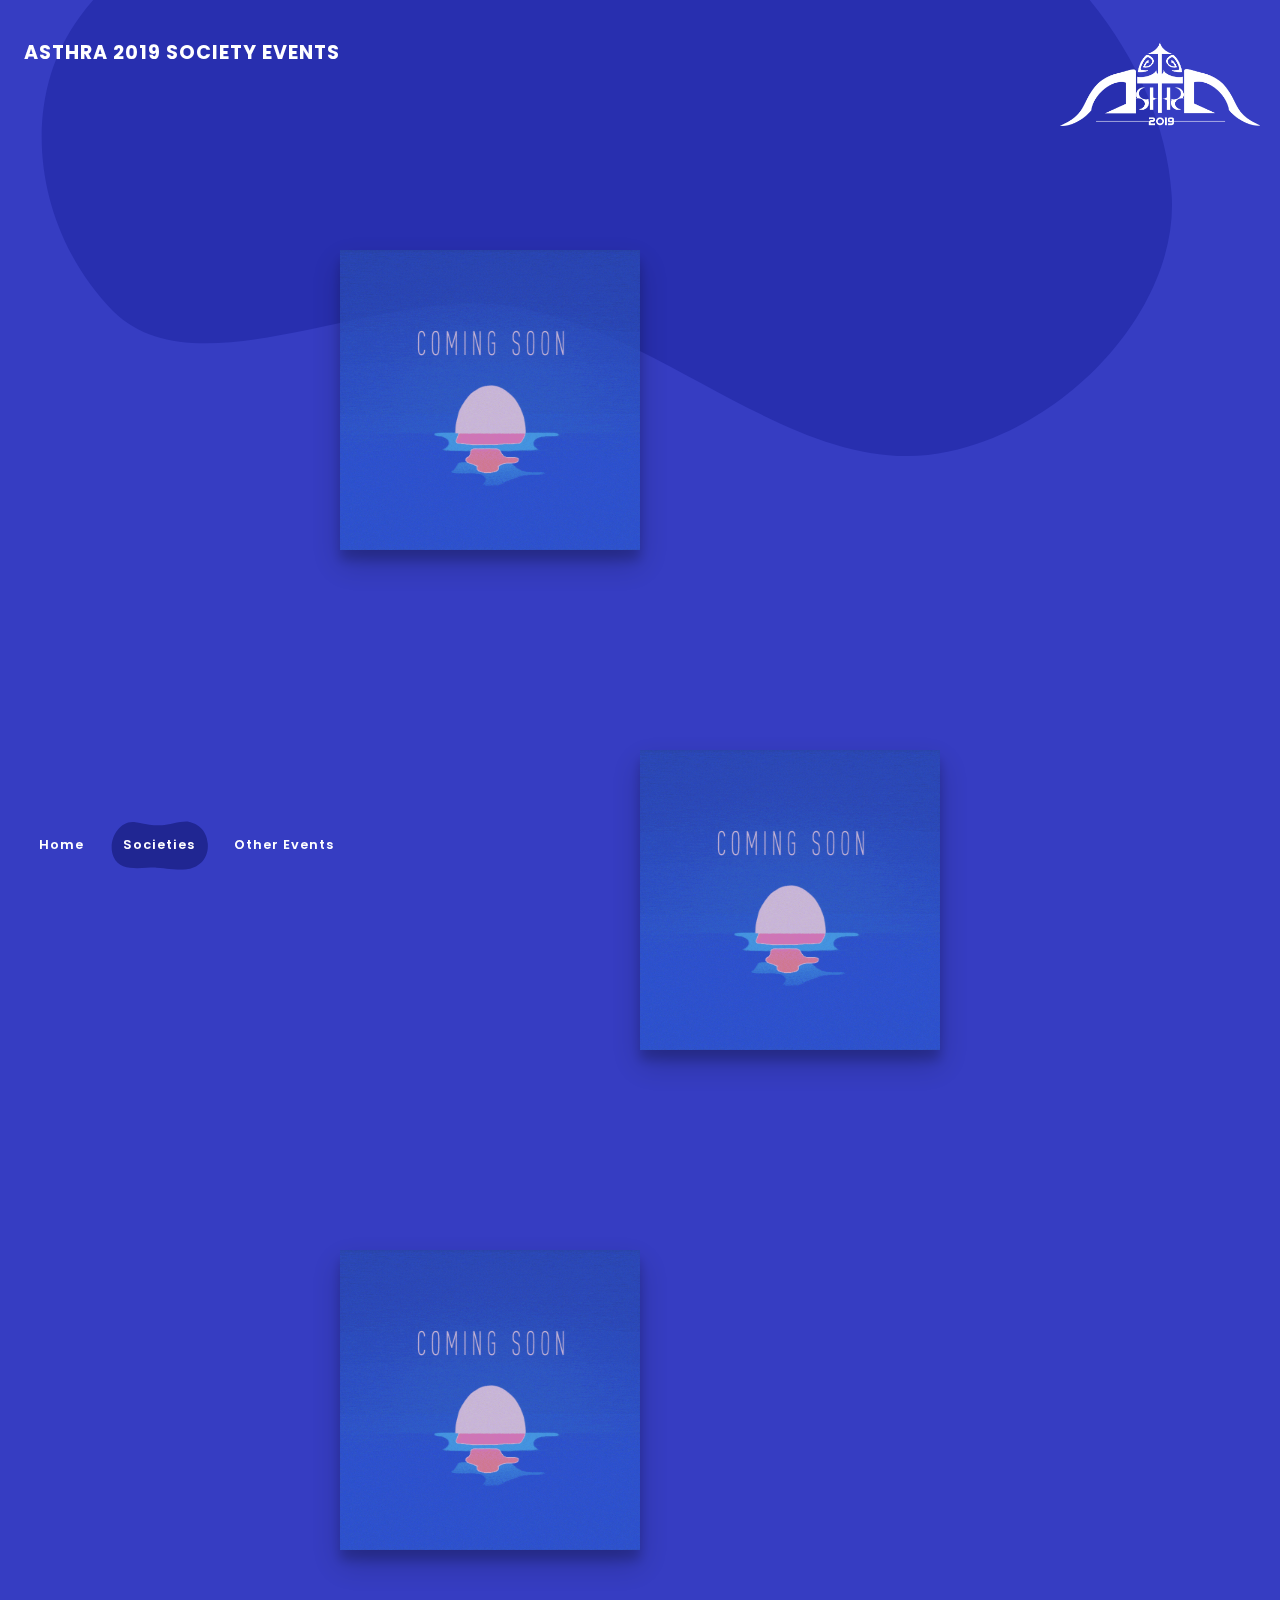
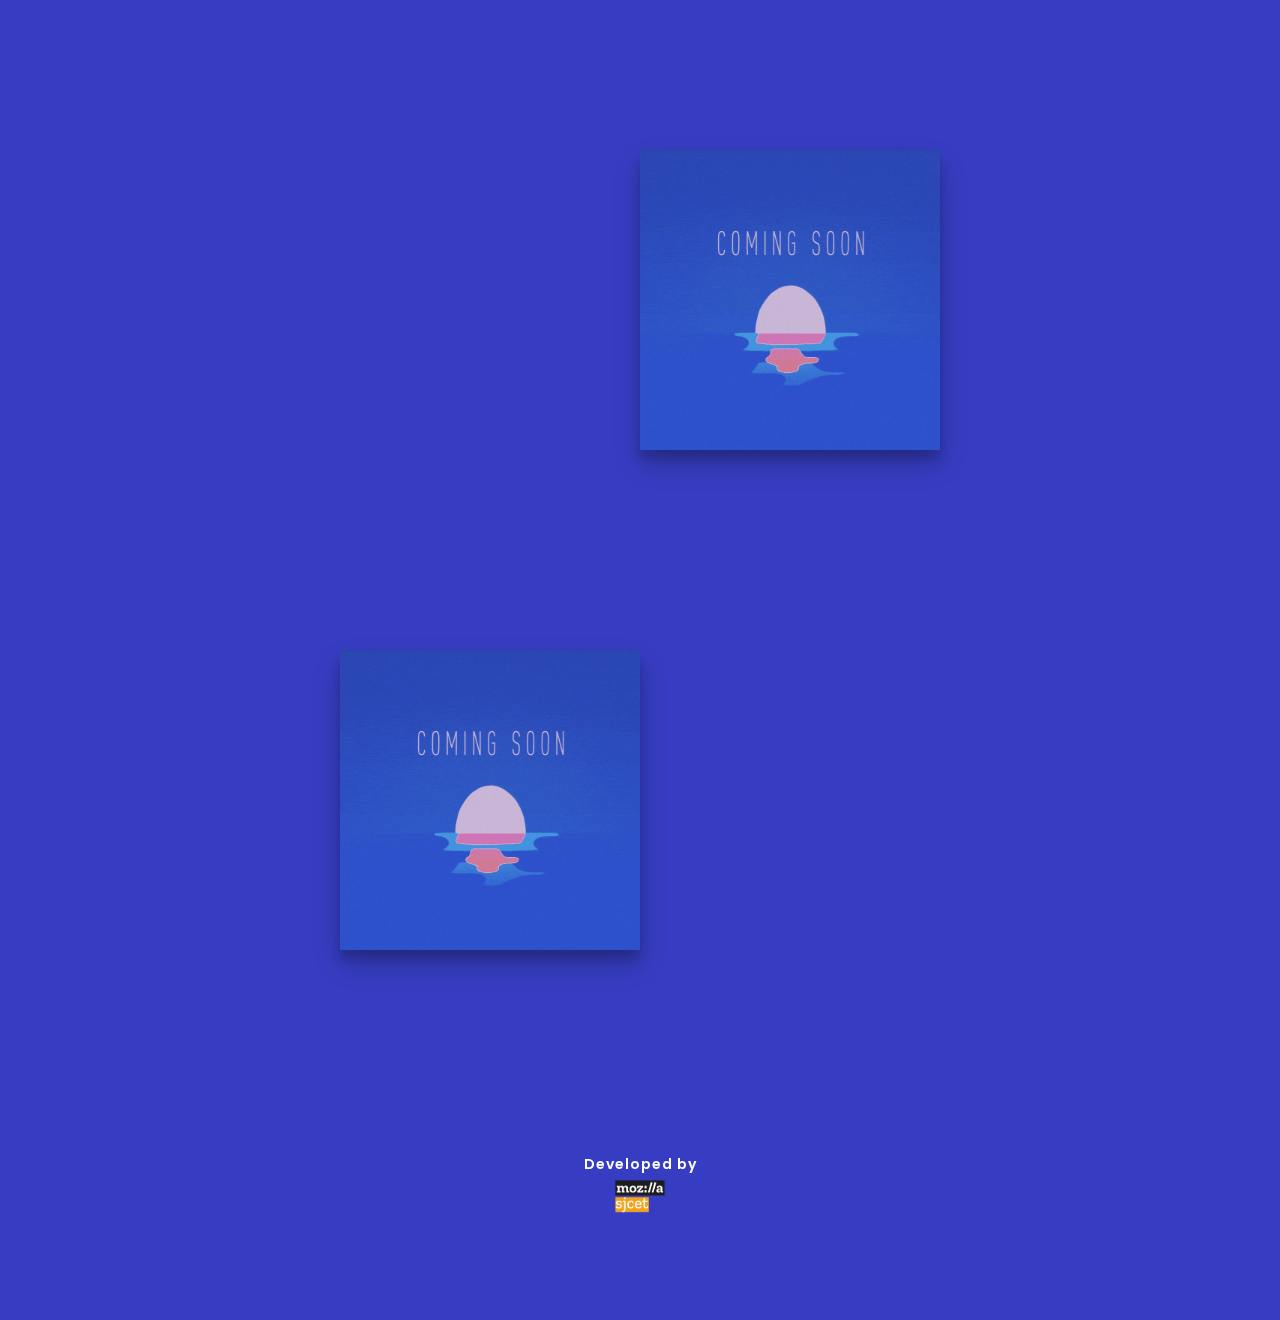
<file: events/societyevents.html>
<!DOCTYPE html>
<html lang="en" class="no-js">
	<head>
		<meta charset="UTF-8" />
		<meta http-equiv="X-UA-Compatible" content="IE=edge">
		<meta name="viewport" content="width=device-width, initial-scale=1">

		<meta name="theme-color" content="#363dc2">
		<meta name="msapplication-navbutton-color" content="#363dc2">
		<meta name="apple-mobile-web-app-status-bar-style" content="#363dc2">
		<title>ASTHRA 2019 | Society Events </title>
		<meta name="description" content="Asthra is the annual technical fest of SJCET Palai." />
		<meta name="keywords" content="Asthra, Asthra 2018, Asthra 2017, Asthra 2019, Asthra 19,IEEE Student Branch sjcet, Startup Bootcamp sjcet, asme sjcet, spandanam sjcet, nss unit sjcet, sjcet Asthra, Asthra SJCET, cultural fest SJCET, Asthra fest, SJCET, PALAI, KTU, KTU TECHFEST" />
		<meta name="copyright" content="Asthra 2019"/>
		<meta name="rating" content="General" />
		<meta name="coverage" content="Worldwide" />
		<meta name="creator" content="Asthra 2019" />
		<meta itemprop="name" content="Asthra 2019"/>
		<meta itemprop="keywords" content="Asthra, Asthra 2018, Asthra 2017, Asthra 2019, Asthra 19, Asthra SJCET Palai, Asthra SJCET, cultural fest SJCET, Asthra fest, SJCET, SJCET Palai, SJCET Asthra"/>
		<link rel="icon" href="img/Asthra19-Icon.png">
		<link rel="stylesheet" href="https://cdnjs.cloudflare.com/ajax/libs/font-awesome/4.7.0/css/font-awesome.min.css">
		<link href="https://fonts.googleapis.com/css?family=Poppins:400,500,600,700,800,900" rel="stylesheet">
		<link rel="stylesheet" type="text/css" href="css/normalize.css" />
		<link rel="stylesheet" type="text/css" href="css/demo.css" />
		<link rel="stylesheet" type="text/css" href="css/demo.min.css" />
		<link rel="stylesheet" href="css/normalize.min.css" />
		<link rel="stylesheet" href="css/animate.min.css" />

		<script>
			document.documentElement.className = 'js';
			var supportsCssVars = function() {
				var s = document.createElement('style'),
				support;

				s.innerHTML = "root: { --tmp-var: bold; }";
				document.head.appendChild(s);
				support = !!(window.CSS && window.CSS.supports && window.CSS.supports('font-weight', 'var(--tmp-var)'));
				s.parentNode.removeChild(s);
				return support;
			}
			if (!supportsCssVars()) alert('Please view this page in a modern browser that supports CSS Variables.')
		</script>
	</head>
	<body class="loading">
		<svg class="hidden">
			<symbol id="shape-demo" viewBox="0 0 200 100">
				<title>shape demo</title>
				<path d="M 6.144,74.1 C 20.4,107.4 70.13,94.33 94.22,95.74 121.3,97.41 130.8,101.1 154.7,99.38 178.6,97.72 201.9,78.95 199.4,46.86 197.1,14.96 174.9,4.781 161.4,1.827 147.9,-1.128 119.8,8.284 105.6,8.766 85.34,9.449 81.91,7.628 51.08,2.334 17.26,-3.482 -8.105,40.84 6.144,74.1 Z" />
			</symbol>
		</svg>
		<main>
			<div class="morph-wrap">
				<svg class="morph" width="1400" height="770" viewBox="0 0 1400 770">
					<path d="M 262.9,252.2 C 210.1,338.2 212.6,487.6 288.8,553.9 372.2,626.5 511.2,517.8 620.3,536.3 750.6,558.4 860.3,723 987.3,686.5 1089,657.3 1168,534.7 1173,429.2 1178,313.7 1096,189.1 995.1,130.7 852.1,47.07 658.8,78.95 498.1,119.2 410.7,141.1 322.6,154.8 262.9,252.2 Z"/>
				</svg>
			</div>
			<div class="content content--fixed">
				<header class="codrops-header">
					<img src="img/logo.png" class="header-icon">
					<h1 class="codrops-header__title">Asthra 2019 Society Events</h1>

				</header>
				<nav class="demos">
					<a class="demo" href="../index.html"><svg class="decoshape"><use xlink:href="#shape-demo"></use></svg>Home</a>
					<a class="demo demo--current" href="#"><svg class="decoshape" preserveAspectRatio="none"><use xlink:href="#shape-demo"></use></svg>Societies</a>
					<a class="demo" href="index.html"><svg class="decoshape"><use xlink:href="#shape-demo"></use></svg>Other Events</a>
				</nav>
				<a class="pater" href="societyevents.html">
					<svg class="pater__deco" width="300" height="240" viewBox="0 0 1000 800">
						<path d="M27.4,171.8C73,42.9,128.6,1,128.6,1s0,0,0,0c58.5,0,368.3,0.3,873.2,0.8c38.5,211,42.1,373.5,38.9,476.7c-2.5,80.3-10.6,174.9-76.7,247.8c-15.1,16.6-37.4,41.2-72.8,53.9c-92.4,33.1-173-50.8-283.9-99.4c-224.3-98.4-334.9,51.4-472.2-45.6C-6.3,535.2-14.5,290.6,27.4,171.8z"/>
					</svg>
					<center><img class="pater__img" src="img/logo.png" alt="Asthra 2019 Logo" /></center>

				</a>

			</div>
			<div class="container">
			<div class="content-wrap">
					<a href="#0">
						<div class="content content--layout content--layout-1">
				<img class="content__img" src="img/coming soon.gif" alt="Society Events" />
					<!--<h3 class="content__title2">coming soon</h3>-->
					<!--<p class="content__author">Gregory Mourisha</p>-->
					<!--<p class="content__desc">IEEE Student Branch SJCET</p>-->
				<!--<a href="#" class="content__link"><font class="bg">Explore Events</font></a>-->
					</div>
				</a>
			</div>
			<!--DEMO04--
			<div id="animatedModal4">
					<div  id="btn-close-modal" class="close-animatedModal4">
					 <svg class="svg-icon" viewBox="0 0 20 20">
					 <path fill="none" d="M12.71,7.291c-0.15-0.15-0.393-0.15-0.542,0L10,9.458L7.833,7.291c-0.15-0.15-0.392-0.15-0.542,0c-0.149,0.149-0.149,0.392,0,0.541L9.458,10l-2.168,2.167c-0.149,0.15-0.149,0.393,0,0.542c0.15,0.149,0.392,0.149,0.542,0L10,10.542l2.168,2.167c0.149,0.149,0.392,0.149,0.542,0c0.148-0.149,0.148-0.392,0-0.542L10.542,10l2.168-2.168C12.858,7.683,12.858,7.44,12.71,7.291z M10,1.188c-4.867,0-8.812,3.946-8.812,8.812c0,4.867,3.945,8.812,8.812,8.812s8.812-3.945,8.812-8.812C18.812,5.133,14.867,1.188,10,1.188z M10,18.046c-4.444,0-8.046-3.603-8.046-8.046c0-4.444,3.603-8.046,8.046-8.046c4.443,0,8.046,3.602,8.046,8.046C18.046,14.443,14.443,18.046,10,18.046z"></path>
					 </svg>
					</div>

					<div class="modal-content">
							<h4>GENERAL EVENT #1</h4>
							<h1>Hackathon</h1>
							<p>Details will be updated soon. Stay Tuned!!!
							 </p>
							 <!--<h4>Date : February 07, 2019</h4>
							 <h4 class="c-header">CONTACT DETAILS</h4>
							 <h5 class="contact"><span>Full Name : +91 0000000000&emsp;<br class="hide-break">Full Name : +91 0000000000&emsp;</span></h5>
							 <h4 class="c-header">REGISTRATION DETAILS</h4>
							 <h5 class="contact"><span>Starts On : January 25, 2019&emsp;<br class="hide-break">Ends On : February 06, 2019&emsp;</span></h5>
							 <a href="#" class="fancy-button bg-gradient1"><span><i class="fa fa-ticket"></i> Register</span></a>--
							 <center><img src="img/smile2.svg" alt="SVG" style="height:170px;margin-top:100px;opacity:0.8"></center>
					</div>
			</div>-->

			<div class="content-wrap">
				<a href="#0">
				<div class="content content--layout content--layout-2">
					<img class="content__img" src="img/coming soon.gif" alt="Society Events" />
					<!--<h3 class="content__title2">coming soon</h3>-->
					<!--<p class="content__desc">Startup Bootcamp SJCET</p>-->
				</div>
			</a>
			</div>
			<!--DEMO04--
			<div id="animatedModal4">
					<div  id="btn-close-modal" class="close-animatedModal4">
					 <svg class="svg-icon" viewBox="0 0 20 20">
					 <path fill="none" d="M12.71,7.291c-0.15-0.15-0.393-0.15-0.542,0L10,9.458L7.833,7.291c-0.15-0.15-0.392-0.15-0.542,0c-0.149,0.149-0.149,0.392,0,0.541L9.458,10l-2.168,2.167c-0.149,0.15-0.149,0.393,0,0.542c0.15,0.149,0.392,0.149,0.542,0L10,10.542l2.168,2.167c0.149,0.149,0.392,0.149,0.542,0c0.148-0.149,0.148-0.392,0-0.542L10.542,10l2.168-2.168C12.858,7.683,12.858,7.44,12.71,7.291z M10,1.188c-4.867,0-8.812,3.946-8.812,8.812c0,4.867,3.945,8.812,8.812,8.812s8.812-3.945,8.812-8.812C18.812,5.133,14.867,1.188,10,1.188z M10,18.046c-4.444,0-8.046-3.603-8.046-8.046c0-4.444,3.603-8.046,8.046-8.046c4.443,0,8.046,3.602,8.046,8.046C18.046,14.443,14.443,18.046,10,18.046z"></path>
					 </svg>
					</div>

					<div class="modal-content">
							<h4>GENERAL EVENT #1</h4>
							<h1>Hackathon</h1>
							<p>Details will be updated soon. Stay Tuned!!!
							 </p>
							 <!--<h4>Date : February 07, 2019</h4>
							 <h4 class="c-header">CONTACT DETAILS</h4>
							 <h5 class="contact"><span>Full Name : +91 0000000000&emsp;<br class="hide-break">Full Name : +91 0000000000&emsp;</span></h5>
							 <h4 class="c-header">REGISTRATION DETAILS</h4>
							 <h5 class="contact"><span>Starts On : January 25, 2019&emsp;<br class="hide-break">Ends On : February 06, 2019&emsp;</span></h5>
							 <a href="#" class="fancy-button bg-gradient1"><span><i class="fa fa-ticket"></i> Register</span></a>--
							 <center><img src="img/smile2.svg" alt="SVG" style="height:170px;margin-top:100px;opacity:0.8"></center>
					</div>
			</div>-->

			<div class="content-wrap">
				<a href="#0">
				<div class="content content--layout content--layout-1">
					<img class="content__img" src="img/coming soon.gif" alt="Society Events" />
					<!--<h3 class="content__title2">coming soon</h3>-->
					<!--<p class="content__desc">NSS Unit SJCET</p>-->
				</div>
			</a>
			</div>
			<!--DEMO04--
			<div id="animatedModal4">
					<div  id="btn-close-modal" class="close-animatedModal4">
					 <svg class="svg-icon" viewBox="0 0 20 20">
					 <path fill="none" d="M12.71,7.291c-0.15-0.15-0.393-0.15-0.542,0L10,9.458L7.833,7.291c-0.15-0.15-0.392-0.15-0.542,0c-0.149,0.149-0.149,0.392,0,0.541L9.458,10l-2.168,2.167c-0.149,0.15-0.149,0.393,0,0.542c0.15,0.149,0.392,0.149,0.542,0L10,10.542l2.168,2.167c0.149,0.149,0.392,0.149,0.542,0c0.148-0.149,0.148-0.392,0-0.542L10.542,10l2.168-2.168C12.858,7.683,12.858,7.44,12.71,7.291z M10,1.188c-4.867,0-8.812,3.946-8.812,8.812c0,4.867,3.945,8.812,8.812,8.812s8.812-3.945,8.812-8.812C18.812,5.133,14.867,1.188,10,1.188z M10,18.046c-4.444,0-8.046-3.603-8.046-8.046c0-4.444,3.603-8.046,8.046-8.046c4.443,0,8.046,3.602,8.046,8.046C18.046,14.443,14.443,18.046,10,18.046z"></path>
					 </svg>
					</div>

					<div class="modal-content">
							<h4>GENERAL EVENT #1</h4>
							<h1>Hackathon</h1>
							<p>Details will be updated soon. Stay Tuned!!!
							 </p>
							 <!--<h4>Date : February 07, 2019</h4>
							 <h4 class="c-header">CONTACT DETAILS</h4>
							 <h5 class="contact"><span>Full Name : +91 0000000000&emsp;<br class="hide-break">Full Name : +91 0000000000&emsp;</span></h5>
							 <h4 class="c-header">REGISTRATION DETAILS</h4>
							 <h5 class="contact"><span>Starts On : January 25, 2019&emsp;<br class="hide-break">Ends On : February 06, 2019&emsp;</span></h5>
							 <a href="#" class="fancy-button bg-gradient1"><span><i class="fa fa-ticket"></i> Register</span></a>--
							 <center><img src="img/smile2.svg" alt="SVG" style="height:170px;margin-top:100px;opacity:0.8"></center>
					</div>
			</div>-->

			<div class="content-wrap">
				<a href="#0">
				<div class="content content--layout content--layout-2">
					<img class="content__img" src="img/coming soon.gif" alt="Society Events" />
					<!--<h3 class="content__title2">coming soon</h3>-->
					<!--<p class="content__desc">Spandanam Charitable Group SJCET</p>-->
				</div>
			</a>
			</div>
			<!--DEMO04--
			<div id="animatedModal4">
					<div  id="btn-close-modal" class="close-animatedModal4">
					 <svg class="svg-icon" viewBox="0 0 20 20">
					 <path fill="none" d="M12.71,7.291c-0.15-0.15-0.393-0.15-0.542,0L10,9.458L7.833,7.291c-0.15-0.15-0.392-0.15-0.542,0c-0.149,0.149-0.149,0.392,0,0.541L9.458,10l-2.168,2.167c-0.149,0.15-0.149,0.393,0,0.542c0.15,0.149,0.392,0.149,0.542,0L10,10.542l2.168,2.167c0.149,0.149,0.392,0.149,0.542,0c0.148-0.149,0.148-0.392,0-0.542L10.542,10l2.168-2.168C12.858,7.683,12.858,7.44,12.71,7.291z M10,1.188c-4.867,0-8.812,3.946-8.812,8.812c0,4.867,3.945,8.812,8.812,8.812s8.812-3.945,8.812-8.812C18.812,5.133,14.867,1.188,10,1.188z M10,18.046c-4.444,0-8.046-3.603-8.046-8.046c0-4.444,3.603-8.046,8.046-8.046c4.443,0,8.046,3.602,8.046,8.046C18.046,14.443,14.443,18.046,10,18.046z"></path>
					 </svg>
					</div>

					<div class="modal-content">
							<h4>GENERAL EVENT #1</h4>
							<h1>Hackathon</h1>
							<p>Details will be updated soon. Stay Tuned!!!
							 </p>
							 <!--<h4>Date : February 07, 2019</h4>
							 <h4 class="c-header">CONTACT DETAILS</h4>
							 <h5 class="contact"><span>Full Name : +91 0000000000&emsp;<br class="hide-break">Full Name : +91 0000000000&emsp;</span></h5>
							 <h4 class="c-header">REGISTRATION DETAILS</h4>
							 <h5 class="contact"><span>Starts On : January 25, 2019&emsp;<br class="hide-break">Ends On : February 06, 2019&emsp;</span></h5>
							 <a href="#" class="fancy-button bg-gradient1"><span><i class="fa fa-ticket"></i> Register</span></a>--
							 <center><img src="img/smile2.svg" alt="SVG" style="height:170px;margin-top:100px;opacity:0.8"></center>
					</div>
			</div>-->

			<div class="content-wrap">
				<a href="#0">
				<div class="content content--layout content--layout-1">
					<img class="content__img" src="img/coming soon.gif" alt="Society Events" />
					<!--<h3 class="content__title2">coming soon</h3>-->
					<!--<p class="content__desc">Encon Green Club</p>-->
				</div>
			</a>
			</div>
			<!--DEMO04--
			<div id="animatedModal4">
					<div  id="btn-close-modal" class="close-animatedModal4">
					 <svg class="svg-icon" viewBox="0 0 20 20">
					 <path fill="none" d="M12.71,7.291c-0.15-0.15-0.393-0.15-0.542,0L10,9.458L7.833,7.291c-0.15-0.15-0.392-0.15-0.542,0c-0.149,0.149-0.149,0.392,0,0.541L9.458,10l-2.168,2.167c-0.149,0.15-0.149,0.393,0,0.542c0.15,0.149,0.392,0.149,0.542,0L10,10.542l2.168,2.167c0.149,0.149,0.392,0.149,0.542,0c0.148-0.149,0.148-0.392,0-0.542L10.542,10l2.168-2.168C12.858,7.683,12.858,7.44,12.71,7.291z M10,1.188c-4.867,0-8.812,3.946-8.812,8.812c0,4.867,3.945,8.812,8.812,8.812s8.812-3.945,8.812-8.812C18.812,5.133,14.867,1.188,10,1.188z M10,18.046c-4.444,0-8.046-3.603-8.046-8.046c0-4.444,3.603-8.046,8.046-8.046c4.443,0,8.046,3.602,8.046,8.046C18.046,14.443,14.443,18.046,10,18.046z"></path>
					 </svg>
					</div>

					<div class="modal-content">
							<h4>GENERAL EVENT #1</h4>
							<h1>Hackathon</h1>
							<p>Details will be updated soon. Stay Tuned!!!
							 </p>
							 <!--<h4>Date : February 07, 2019</h4>
							 <h4 class="c-header">CONTACT DETAILS</h4>
							 <h5 class="contact"><span>Full Name : +91 0000000000&emsp;<br class="hide-break">Full Name : +91 0000000000&emsp;</span></h5>
							 <h4 class="c-header">REGISTRATION DETAILS</h4>
							 <h5 class="contact"><span>Starts On : January 25, 2019&emsp;<br class="hide-break">Ends On : February 06, 2019&emsp;</span></h5>
							 <a href="#" class="fancy-button bg-gradient1"><span><i class="fa fa-ticket"></i> Register</span></a>--
							 <center><img src="img/smile2.svg" alt="SVG" style="height:170px;margin-top:100px;opacity:0.8"></center>
					</div>
			</div>-->


		</div>

			<section class="content content--related">
				<center><div class="content__info footer">Developed by </div><a href="https://www.instagram.com/mozilla.sjcet/" target="_blank"><img src="img/Logo-MozillaSJCET.png" style="height:36px;" alt="Mozilla SJCET"></a></center>
			</section>
		</main>
		<script src="js/imagesloaded.pkgd.min.js"></script>
		<script src="js/anime.min.js"></script>
		<script src="js/scrollMonitor.js"></script>
		<script src="js/demo1.js"></script>
		<script src="js/jquery.min.js"></script>
		<script src="js/animatedModal.js"></script>

		<!--Initialize Modal Box-->
		<script>  $("#demo01").animatedModal();</script>
		<script>  $("#demo02").animatedModal();</script>
		<script>  $("#demo03").animatedModal();</script>
		<script>  $("#demo04").animatedModal();</script>
		<script>  $("#demo05").animatedModal();</script>
	</body>
</html>
</file>
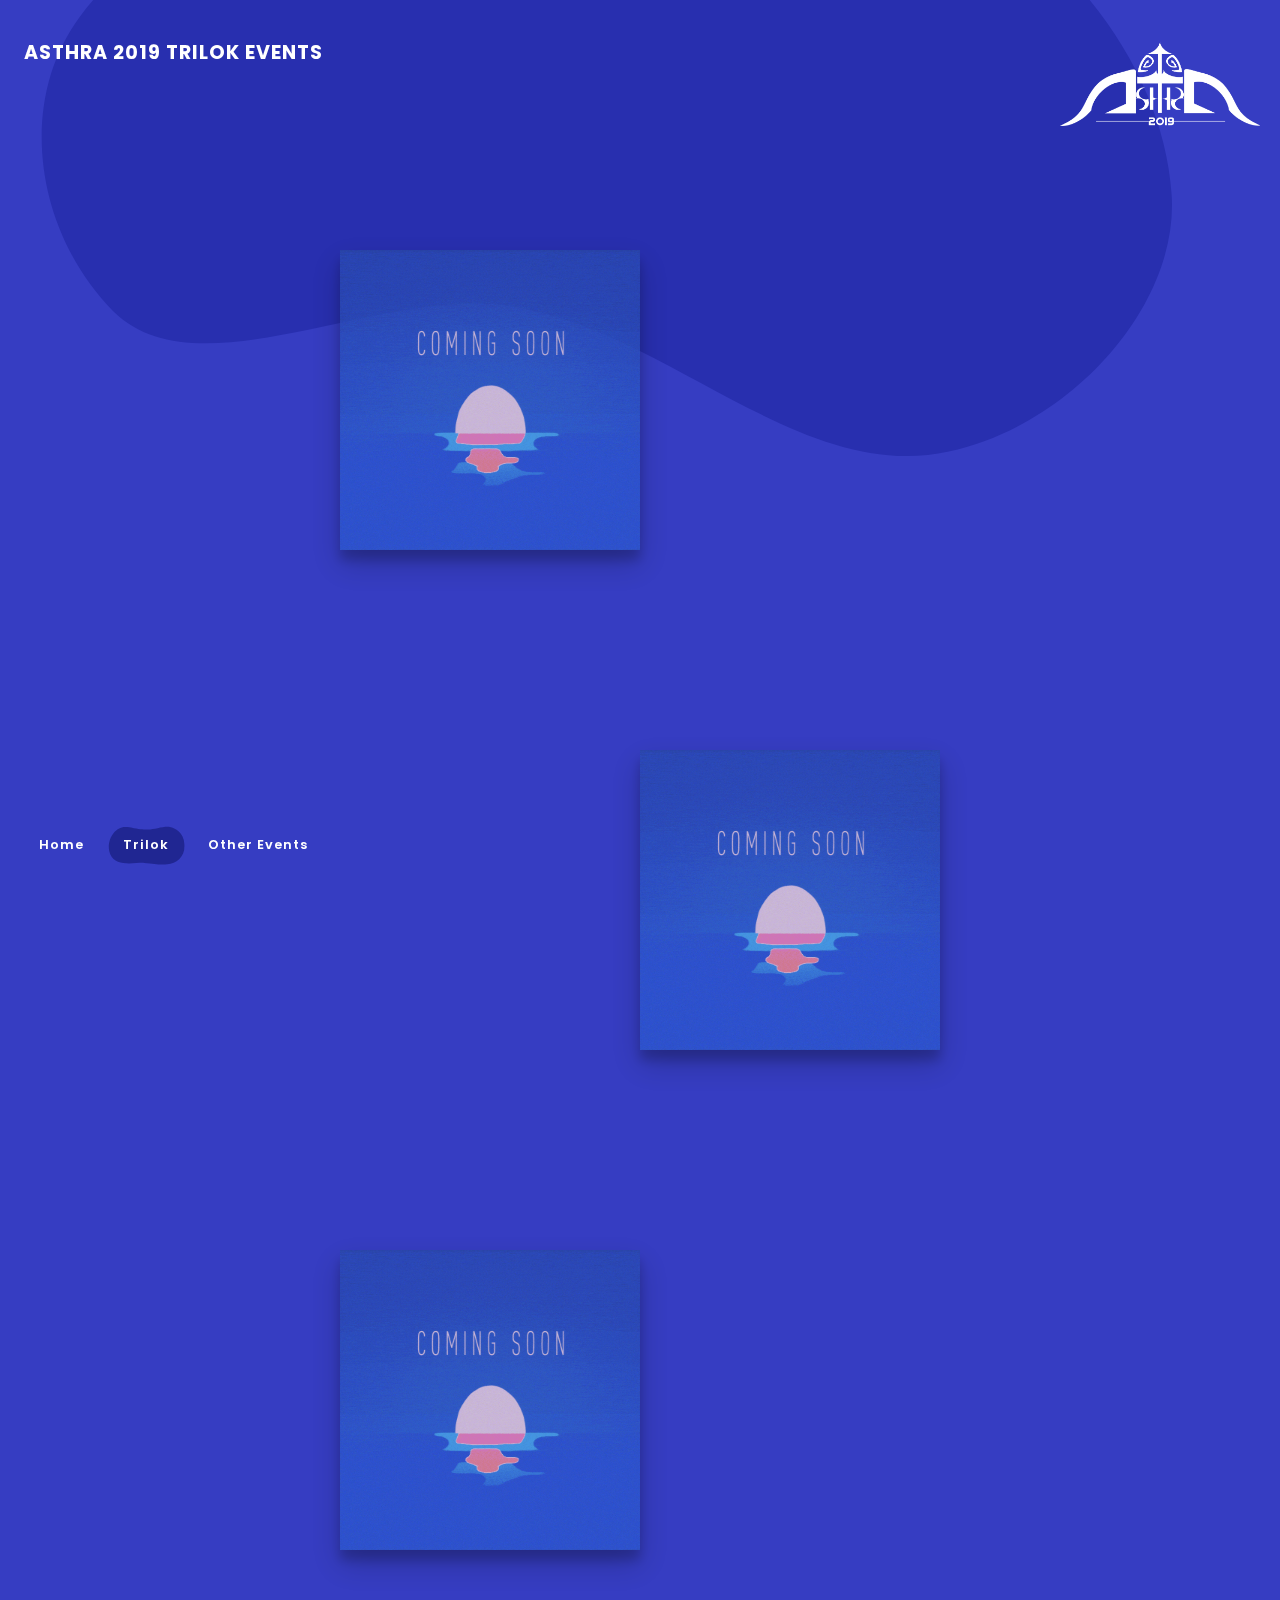
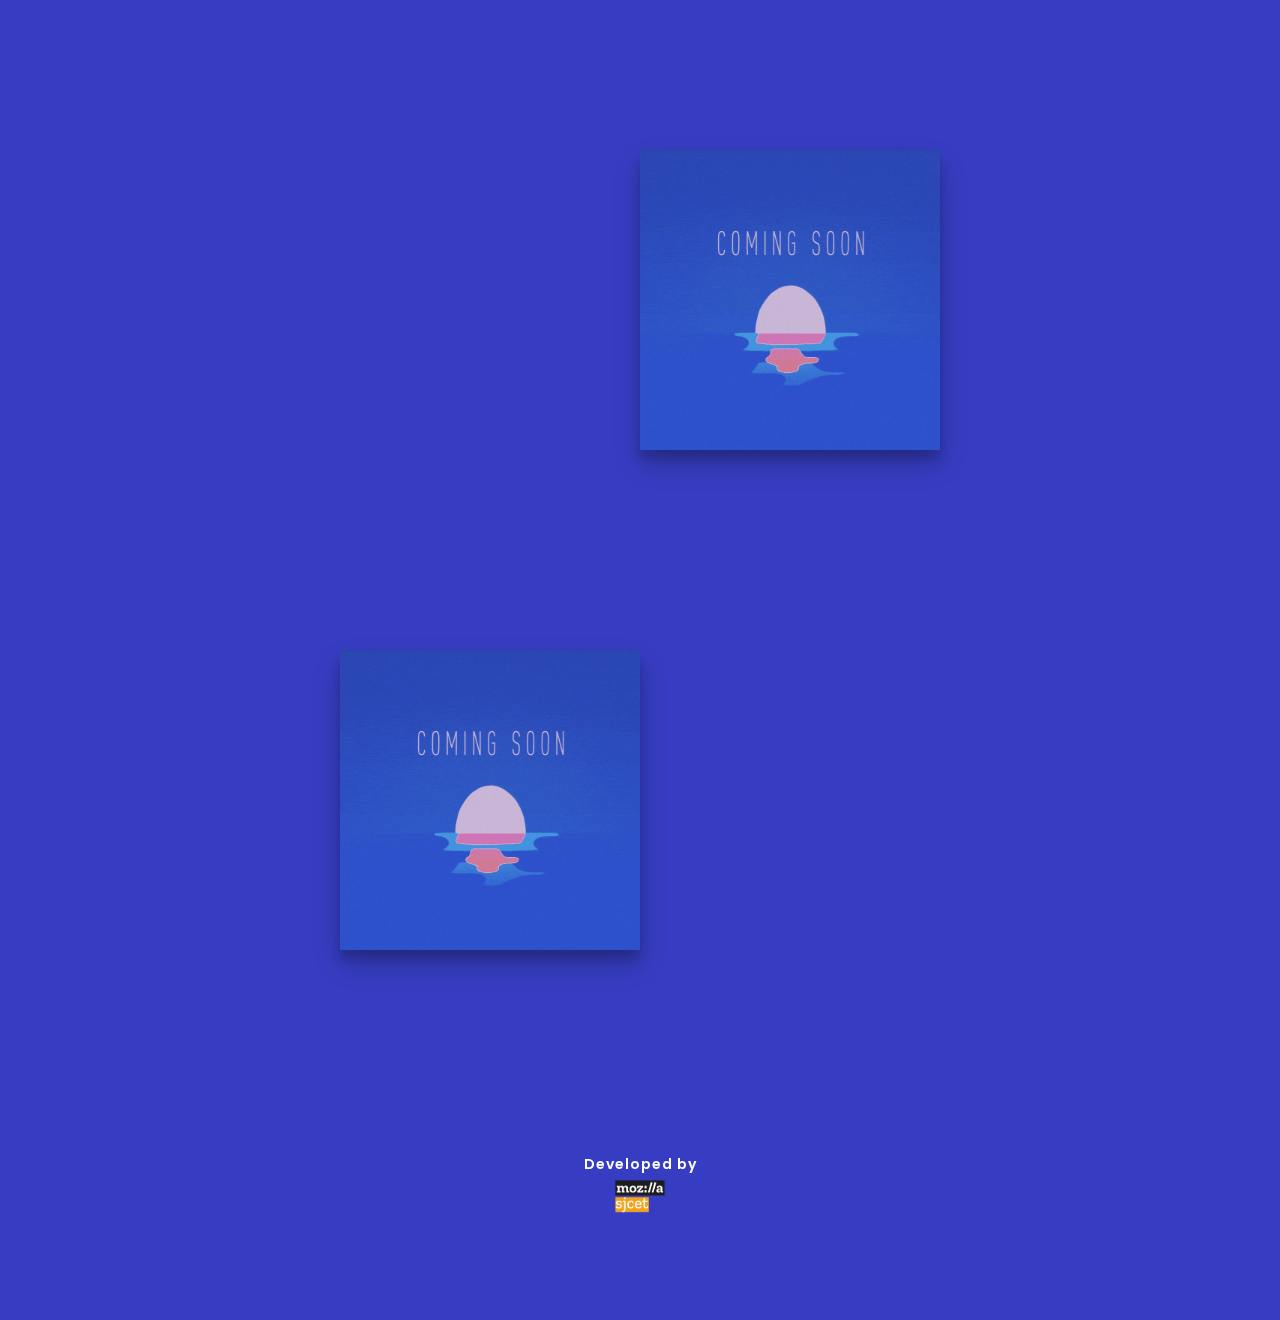
<file: events/trilok.html>
<!DOCTYPE html>
<html lang="en" class="no-js">
	<head>
		<meta charset="UTF-8" />
		<meta http-equiv="X-UA-Compatible" content="IE=edge">
		<meta name="viewport" content="width=device-width, initial-scale=1">

		<meta name="theme-color" content="#363dc2">
		<meta name="msapplication-navbutton-color" content="#363dc2">
		<meta name="apple-mobile-web-app-status-bar-style" content="#363dc2">
		<title>ASTHRA 2019 | Trilok Events | Department of MBA</title>
		<meta name="description" content="Asthra is the annual technical fest of SJCET Palai." />
		<meta name="keywords" content="Asthra, Asthra 2018, Asthra 2017, Asthra 2019,MBA, Trilok Events, Asthra 19, sjcet Asthra, Asthra SJCET, cultural fest SJCET, Asthra fest, SJCET, PALAI, KTU, KTU TECHFEST" />
		<meta name="copyright" content="Asthra 2019"/>
		<meta name="rating" content="General" />
		<meta name="coverage" content="Worldwide" />
		<meta name="creator" content="Asthra 2019" />
		<meta itemprop="name" content="Asthra 2019"/>
		<meta itemprop="keywords" content="Asthra, Asthra 2018, Asthra 2017, Asthra 2019, Asthra 19, Asthra SJCET Palai, Asthra SJCET, cultural fest SJCET, Asthra fest, SJCET, SJCET Palai, SJCET Asthra"/>
		<link rel="icon" href="img/Asthra19-Icon.png">
		<link rel="stylesheet" href="https://cdnjs.cloudflare.com/ajax/libs/font-awesome/4.7.0/css/font-awesome.min.css">
		<link href="https://fonts.googleapis.com/css?family=Poppins:400,500,600,700,800,900" rel="stylesheet">
		<link rel="stylesheet" type="text/css" href="css/normalize.css" />
		<link rel="stylesheet" type="text/css" href="css/demo.css" />
		<link rel="stylesheet" type="text/css" href="css/demo.min.css" />
		<script>
			document.documentElement.className = 'js';
			var supportsCssVars = function() {
				var s = document.createElement('style'),
				support;

				s.innerHTML = "root: { --tmp-var: bold; }";
				document.head.appendChild(s);
				support = !!(window.CSS && window.CSS.supports && window.CSS.supports('font-weight', 'var(--tmp-var)'));
				s.parentNode.removeChild(s);
				return support;
			}
			if (!supportsCssVars()) alert('Please view this page in a modern browser that supports CSS Variables.')
		</script>
	</head>
	<body class="loading">
		<svg class="hidden">
			<symbol id="shape-demo" viewBox="0 0 200 100">
				<title>shape demo</title>
				<path d="M 6.144,74.1 C 20.4,107.4 70.13,94.33 94.22,95.74 121.3,97.41 130.8,101.1 154.7,99.38 178.6,97.72 201.9,78.95 199.4,46.86 197.1,14.96 174.9,4.781 161.4,1.827 147.9,-1.128 119.8,8.284 105.6,8.766 85.34,9.449 81.91,7.628 51.08,2.334 17.26,-3.482 -8.105,40.84 6.144,74.1 Z" />
			</symbol>
		</svg>
		<main>
			<div class="morph-wrap">
				<svg class="morph" width="1400" height="770" viewBox="0 0 1400 770">
					<path d="M 262.9,252.2 C 210.1,338.2 212.6,487.6 288.8,553.9 372.2,626.5 511.2,517.8 620.3,536.3 750.6,558.4 860.3,723 987.3,686.5 1089,657.3 1168,534.7 1173,429.2 1178,313.7 1096,189.1 995.1,130.7 852.1,47.07 658.8,78.95 498.1,119.2 410.7,141.1 322.6,154.8 262.9,252.2 Z"/>
				</svg>
			</div>
			<div class="content content--fixed">
				<header class="codrops-header">
					<img src="img/logo.png" class="header-icon">
					<h1 class="codrops-header__title">Asthra 2019 Trilok Events</h1>

				</header>
				<nav class="demos">
					<a class="demo" href="../index.html"><svg class="decoshape"><use xlink:href="#shape-demo"></use></svg>Home</a>
					<a class="demo demo--current" href="#"><svg class="decoshape" preserveAspectRatio="none"><use xlink:href="#shape-demo"></use></svg>Trilok</a>
					<a class="demo" href="index.html"><svg class="decoshape"><use xlink:href="#shape-demo"></use></svg>Other Events</a>
				</nav>
				<a class="pater" href="trilok.html">
					<svg class="pater__deco" width="300" height="240" viewBox="0 0 1000 800">
						<path d="M27.4,171.8C73,42.9,128.6,1,128.6,1s0,0,0,0c58.5,0,368.3,0.3,873.2,0.8c38.5,211,42.1,373.5,38.9,476.7c-2.5,80.3-10.6,174.9-76.7,247.8c-15.1,16.6-37.4,41.2-72.8,53.9c-92.4,33.1-173-50.8-283.9-99.4c-224.3-98.4-334.9,51.4-472.2-45.6C-6.3,535.2-14.5,290.6,27.4,171.8z"/>
					</svg>
					<center><img class="pater__img" src="img/logo.png" alt="Asthra 2019 Logo" /></center>
				</a>

			</div>
			<div class="container">
			<div class="content-wrap">
					<a href="#0">
						<div class="content content--layout content--layout-1">
				<img class="content__img" src="img/coming soon.gif" alt="Trilok Events" />
				<!--<h3 class="content__title2">coming soon</h3>-->
					</div>
				</a>
			</div>
			<!--DEMO05--
			<div id="animatedModal5">
					<div  id="btn-close-modal" class="close-animatedModal5">
					 <svg class="svg-icon" viewBox="0 0 20 20">
					 <path fill="none" d="M12.71,7.291c-0.15-0.15-0.393-0.15-0.542,0L10,9.458L7.833,7.291c-0.15-0.15-0.392-0.15-0.542,0c-0.149,0.149-0.149,0.392,0,0.541L9.458,10l-2.168,2.167c-0.149,0.15-0.149,0.393,0,0.542c0.15,0.149,0.392,0.149,0.542,0L10,10.542l2.168,2.167c0.149,0.149,0.392,0.149,0.542,0c0.148-0.149,0.148-0.392,0-0.542L10.542,10l2.168-2.168C12.858,7.683,12.858,7.44,12.71,7.291z M10,1.188c-4.867,0-8.812,3.946-8.812,8.812c0,4.867,3.945,8.812,8.812,8.812s8.812-3.945,8.812-8.812C18.812,5.133,14.867,1.188,10,1.188z M10,18.046c-4.444,0-8.046-3.603-8.046-8.046c0-4.444,3.603-8.046,8.046-8.046c4.443,0,8.046,3.602,8.046,8.046C18.046,14.443,14.443,18.046,10,18.046z"></path>
					 </svg>
					</div>

					<div class="modal-content">
							<h4>GENERAL EVENT #1</h4>
							<h1>Hackathon</h1>
							<p>Details will be updated soon. Stay Tuned!!!
							 </p>
							 <!--<h4>Date : February 07, 2019</h4>
							 <h4 class="c-header">CONTACT DETAILS</h4>
							 <h5 class="contact"><span>Full Name : +91 0000000000&emsp;<br class="hide-break">Full Name : +91 0000000000&emsp;</span></h5>
							 <h4 class="c-header">REGISTRATION DETAILS</h4>
							 <h5 class="contact"><span>Starts On : January 25, 2019&emsp;<br class="hide-break">Ends On : February 06, 2019&emsp;</span></h5>
							 <a href="#" class="fancy-button bg-gradient1"><span><i class="fa fa-ticket"></i> Register</span></a>--
							 <center><img src="img/smile2.svg" alt="SVG" style="height:170px;margin-top:100px;opacity:0.8"></center>
					</div>
			</div>-->

			<div class="content-wrap">
				<a href="#0">
				<div class="content content--layout content--layout-2">
					<img class="content__img" src="img/coming soon.gif" alt="Trilok Events" />
					<!--<h3 class="content__title2">coming soon</h3>-->
				</div>
			</a>
			</div>
			<!--DEMO05--
			<div id="animatedModal5">
					<div  id="btn-close-modal" class="close-animatedModal5">
					 <svg class="svg-icon" viewBox="0 0 20 20">
					 <path fill="none" d="M12.71,7.291c-0.15-0.15-0.393-0.15-0.542,0L10,9.458L7.833,7.291c-0.15-0.15-0.392-0.15-0.542,0c-0.149,0.149-0.149,0.392,0,0.541L9.458,10l-2.168,2.167c-0.149,0.15-0.149,0.393,0,0.542c0.15,0.149,0.392,0.149,0.542,0L10,10.542l2.168,2.167c0.149,0.149,0.392,0.149,0.542,0c0.148-0.149,0.148-0.392,0-0.542L10.542,10l2.168-2.168C12.858,7.683,12.858,7.44,12.71,7.291z M10,1.188c-4.867,0-8.812,3.946-8.812,8.812c0,4.867,3.945,8.812,8.812,8.812s8.812-3.945,8.812-8.812C18.812,5.133,14.867,1.188,10,1.188z M10,18.046c-4.444,0-8.046-3.603-8.046-8.046c0-4.444,3.603-8.046,8.046-8.046c4.443,0,8.046,3.602,8.046,8.046C18.046,14.443,14.443,18.046,10,18.046z"></path>
					 </svg>
					</div>

					<div class="modal-content">
							<h4>GENERAL EVENT #1</h4>
							<h1>Hackathon</h1>
							<p>Details will be updated soon. Stay Tuned!!!
							 </p>
							 <!--<h4>Date : February 07, 2019</h4>
							 <h4 class="c-header">CONTACT DETAILS</h4>
							 <h5 class="contact"><span>Full Name : +91 0000000000&emsp;<br class="hide-break">Full Name : +91 0000000000&emsp;</span></h5>
							 <h4 class="c-header">REGISTRATION DETAILS</h4>
							 <h5 class="contact"><span>Starts On : January 25, 2019&emsp;<br class="hide-break">Ends On : February 06, 2019&emsp;</span></h5>
							 <a href="#" class="fancy-button bg-gradient1"><span><i class="fa fa-ticket"></i> Register</span></a>--
							 <center><img src="img/smile2.svg" alt="SVG" style="height:170px;margin-top:100px;opacity:0.8"></center>
					</div>
			</div>-->

			<div class="content-wrap">
				<a href="#0">
				<div class="content content--layout content--layout-1">
					<img class="content__img" src="img/coming soon.gif" alt="Trilok Events" />
					<!--<h3 class="content__title2">coming soon</h3>-->
				</div>
			</a>
			</div>
			<!--DEMO05--
			<div id="animatedModal5">
					<div  id="btn-close-modal" class="close-animatedModal5">
					 <svg class="svg-icon" viewBox="0 0 20 20">
					 <path fill="none" d="M12.71,7.291c-0.15-0.15-0.393-0.15-0.542,0L10,9.458L7.833,7.291c-0.15-0.15-0.392-0.15-0.542,0c-0.149,0.149-0.149,0.392,0,0.541L9.458,10l-2.168,2.167c-0.149,0.15-0.149,0.393,0,0.542c0.15,0.149,0.392,0.149,0.542,0L10,10.542l2.168,2.167c0.149,0.149,0.392,0.149,0.542,0c0.148-0.149,0.148-0.392,0-0.542L10.542,10l2.168-2.168C12.858,7.683,12.858,7.44,12.71,7.291z M10,1.188c-4.867,0-8.812,3.946-8.812,8.812c0,4.867,3.945,8.812,8.812,8.812s8.812-3.945,8.812-8.812C18.812,5.133,14.867,1.188,10,1.188z M10,18.046c-4.444,0-8.046-3.603-8.046-8.046c0-4.444,3.603-8.046,8.046-8.046c4.443,0,8.046,3.602,8.046,8.046C18.046,14.443,14.443,18.046,10,18.046z"></path>
					 </svg>
					</div>

					<div class="modal-content">
							<h4>GENERAL EVENT #1</h4>
							<h1>Hackathon</h1>
							<p>Details will be updated soon. Stay Tuned!!!
							 </p>
							 <!--<h4>Date : February 07, 2019</h4>
							 <h4 class="c-header">CONTACT DETAILS</h4>
							 <h5 class="contact"><span>Full Name : +91 0000000000&emsp;<br class="hide-break">Full Name : +91 0000000000&emsp;</span></h5>
							 <h4 class="c-header">REGISTRATION DETAILS</h4>
							 <h5 class="contact"><span>Starts On : January 25, 2019&emsp;<br class="hide-break">Ends On : February 06, 2019&emsp;</span></h5>
							 <a href="#" class="fancy-button bg-gradient1"><span><i class="fa fa-ticket"></i> Register</span></a>--
							 <center><img src="img/smile2.svg" alt="SVG" style="height:170px;margin-top:100px;opacity:0.8"></center>
					</div>
			</div>-->

			<div class="content-wrap">
				<a href="#0">
				<div class="content content--layout content--layout-2">
					<img class="content__img" src="img/coming soon.gif" alt="Trilok Events" />
					<!--<h3 class="content__title2">coming soon</h3>-->
				</div>
			</a>
			</div>
			<!--DEMO05--
			<div id="animatedModal5">
					<div  id="btn-close-modal" class="close-animatedModal5">
					 <svg class="svg-icon" viewBox="0 0 20 20">
					 <path fill="none" d="M12.71,7.291c-0.15-0.15-0.393-0.15-0.542,0L10,9.458L7.833,7.291c-0.15-0.15-0.392-0.15-0.542,0c-0.149,0.149-0.149,0.392,0,0.541L9.458,10l-2.168,2.167c-0.149,0.15-0.149,0.393,0,0.542c0.15,0.149,0.392,0.149,0.542,0L10,10.542l2.168,2.167c0.149,0.149,0.392,0.149,0.542,0c0.148-0.149,0.148-0.392,0-0.542L10.542,10l2.168-2.168C12.858,7.683,12.858,7.44,12.71,7.291z M10,1.188c-4.867,0-8.812,3.946-8.812,8.812c0,4.867,3.945,8.812,8.812,8.812s8.812-3.945,8.812-8.812C18.812,5.133,14.867,1.188,10,1.188z M10,18.046c-4.444,0-8.046-3.603-8.046-8.046c0-4.444,3.603-8.046,8.046-8.046c4.443,0,8.046,3.602,8.046,8.046C18.046,14.443,14.443,18.046,10,18.046z"></path>
					 </svg>
					</div>

					<div class="modal-content">
							<h4>GENERAL EVENT #1</h4>
							<h1>Hackathon</h1>
							<p>Details will be updated soon. Stay Tuned!!!
							 </p>
							 <!--<h4>Date : February 07, 2019</h4>
							 <h4 class="c-header">CONTACT DETAILS</h4>
							 <h5 class="contact"><span>Full Name : +91 0000000000&emsp;<br class="hide-break">Full Name : +91 0000000000&emsp;</span></h5>
							 <h4 class="c-header">REGISTRATION DETAILS</h4>
							 <h5 class="contact"><span>Starts On : January 25, 2019&emsp;<br class="hide-break">Ends On : February 06, 2019&emsp;</span></h5>
							 <a href="#" class="fancy-button bg-gradient1"><span><i class="fa fa-ticket"></i> Register</span></a>--
							 <center><img src="img/smile2.svg" alt="SVG" style="height:170px;margin-top:100px;opacity:0.8"></center>
					</div>
			</div>-->

			<div class="content-wrap">
				<a href="#0">
				<div class="content content--layout content--layout-1">
					<img class="content__img" src="img/coming soon.gif" alt="Trilok Events" />
					<!--<h3 class="content__title2">coming soon</h3>-->
				</div>
			</a>
			</div>
			<!--DEMO05--
			<div id="animatedModal5">
					<div  id="btn-close-modal" class="close-animatedModal5">
					 <svg class="svg-icon" viewBox="0 0 20 20">
					 <path fill="none" d="M12.71,7.291c-0.15-0.15-0.393-0.15-0.542,0L10,9.458L7.833,7.291c-0.15-0.15-0.392-0.15-0.542,0c-0.149,0.149-0.149,0.392,0,0.541L9.458,10l-2.168,2.167c-0.149,0.15-0.149,0.393,0,0.542c0.15,0.149,0.392,0.149,0.542,0L10,10.542l2.168,2.167c0.149,0.149,0.392,0.149,0.542,0c0.148-0.149,0.148-0.392,0-0.542L10.542,10l2.168-2.168C12.858,7.683,12.858,7.44,12.71,7.291z M10,1.188c-4.867,0-8.812,3.946-8.812,8.812c0,4.867,3.945,8.812,8.812,8.812s8.812-3.945,8.812-8.812C18.812,5.133,14.867,1.188,10,1.188z M10,18.046c-4.444,0-8.046-3.603-8.046-8.046c0-4.444,3.603-8.046,8.046-8.046c4.443,0,8.046,3.602,8.046,8.046C18.046,14.443,14.443,18.046,10,18.046z"></path>
					 </svg>
					</div>

					<div class="modal-content">
							<h4>GENERAL EVENT #1</h4>
							<h1>Hackathon</h1>
							<p>Details will be updated soon. Stay Tuned!!!
							 </p>
							 <!--<h4>Date : February 07, 2019</h4>
							 <h4 class="c-header">CONTACT DETAILS</h4>
							 <h5 class="contact"><span>Full Name : +91 0000000000&emsp;<br class="hide-break">Full Name : +91 0000000000&emsp;</span></h5>
							 <h4 class="c-header">REGISTRATION DETAILS</h4>
							 <h5 class="contact"><span>Starts On : January 25, 2019&emsp;<br class="hide-break">Ends On : February 06, 2019&emsp;</span></h5>
							 <a href="#" class="fancy-button bg-gradient1"><span><i class="fa fa-ticket"></i> Register</span></a>--
							 <center><img src="img/smile2.svg" alt="SVG" style="height:170px;margin-top:100px;opacity:0.8"></center>
					</div>
			</div>-->

		</div>

			<section class="content content--related">
				<center><div class="content__info footer">Developed by </div><a href="https://www.instagram.com/mozilla.sjcet/" target="_blank"><img src="img/Logo-MozillaSJCET.png" style="height:36px;" alt="Mozilla SJCET"></a></center>
			</section>
		</main>
		<script src="js/imagesloaded.pkgd.min.js"></script>
		<script src="js/anime.min.js"></script>
		<script src="js/scrollMonitor.js"></script>
		<script src="js/demo1.js"></script>
		<script src="js/jquery.min.js"></script>
		<script src="js/animatedModal.js"></script>

		<!--Initialize Modal Box-->
		<script>  $("#demo01").animatedModal();</script>
		<script>  $("#demo02").animatedModal();</script>
		<script>  $("#demo03").animatedModal();</script>
		<script>  $("#demo04").animatedModal();</script>
		<script>  $("#demo05").animatedModal();</script>
	</body>
</html>
</file>
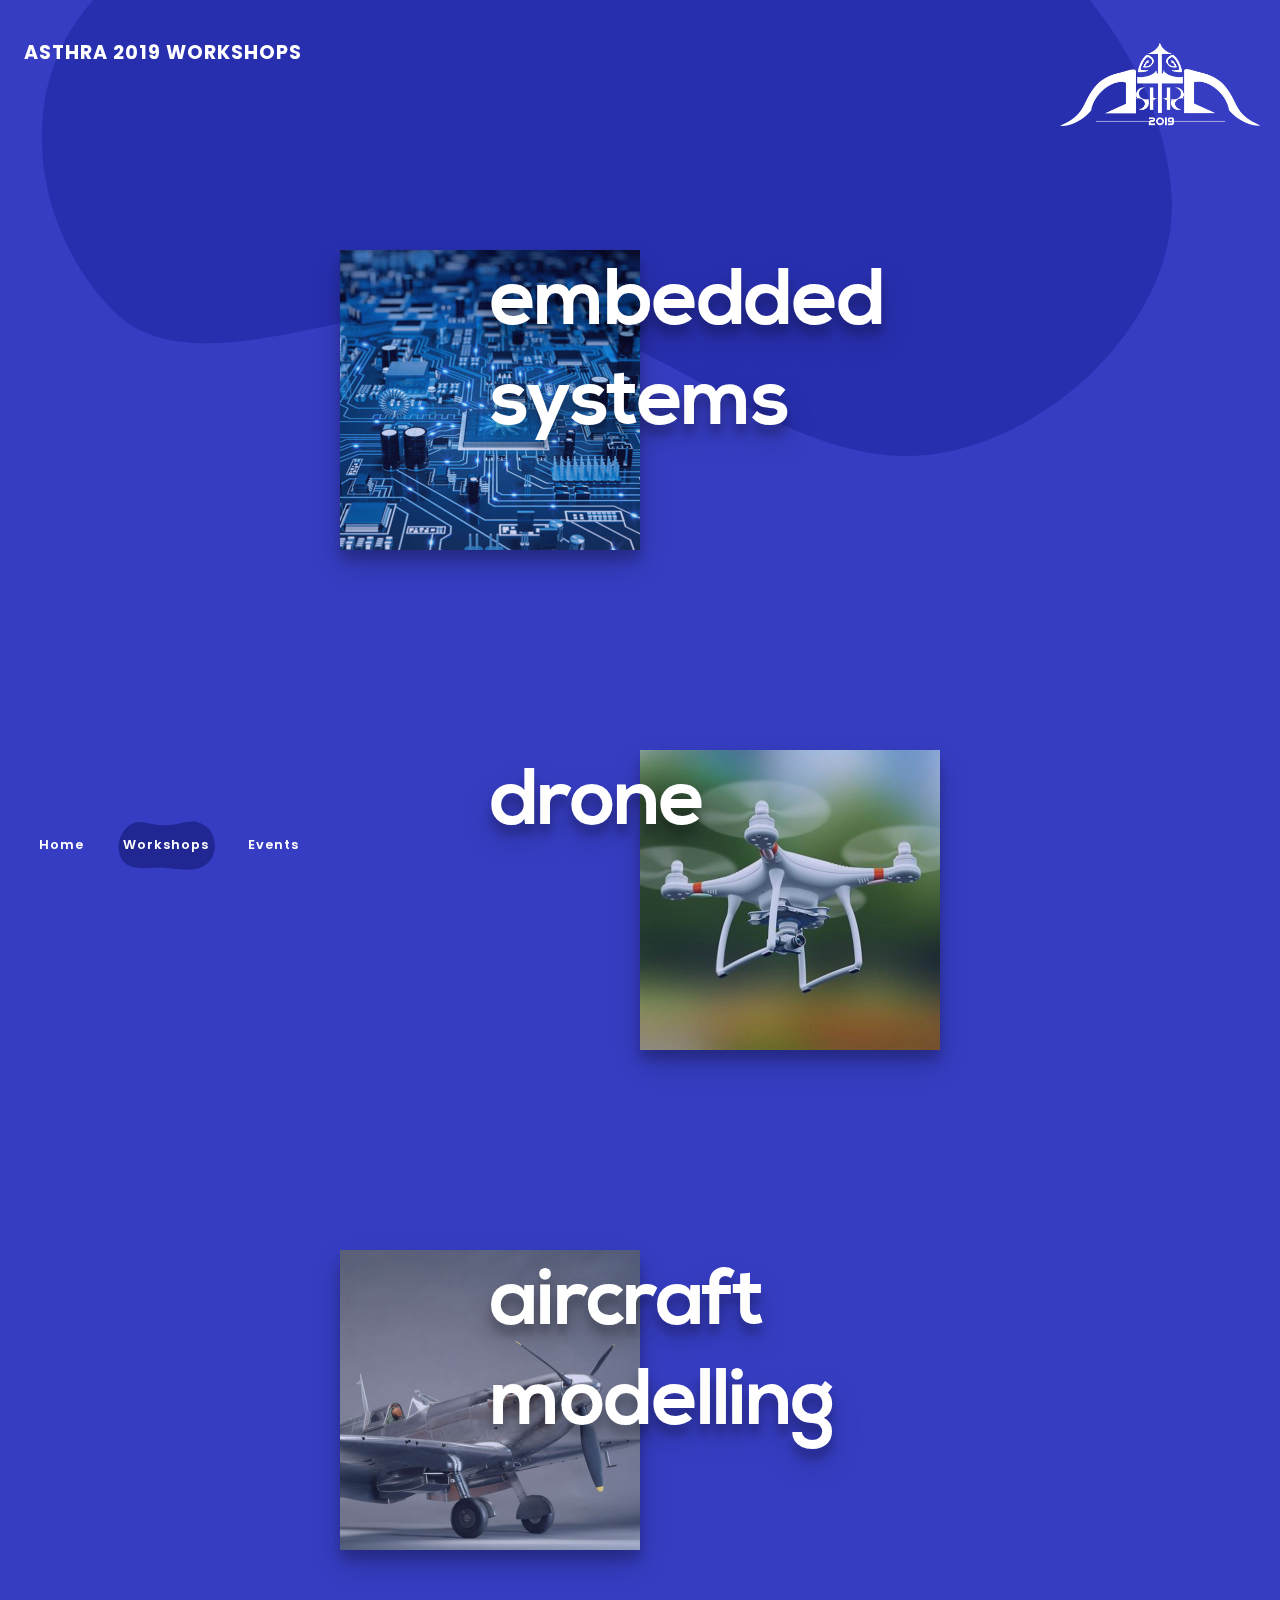
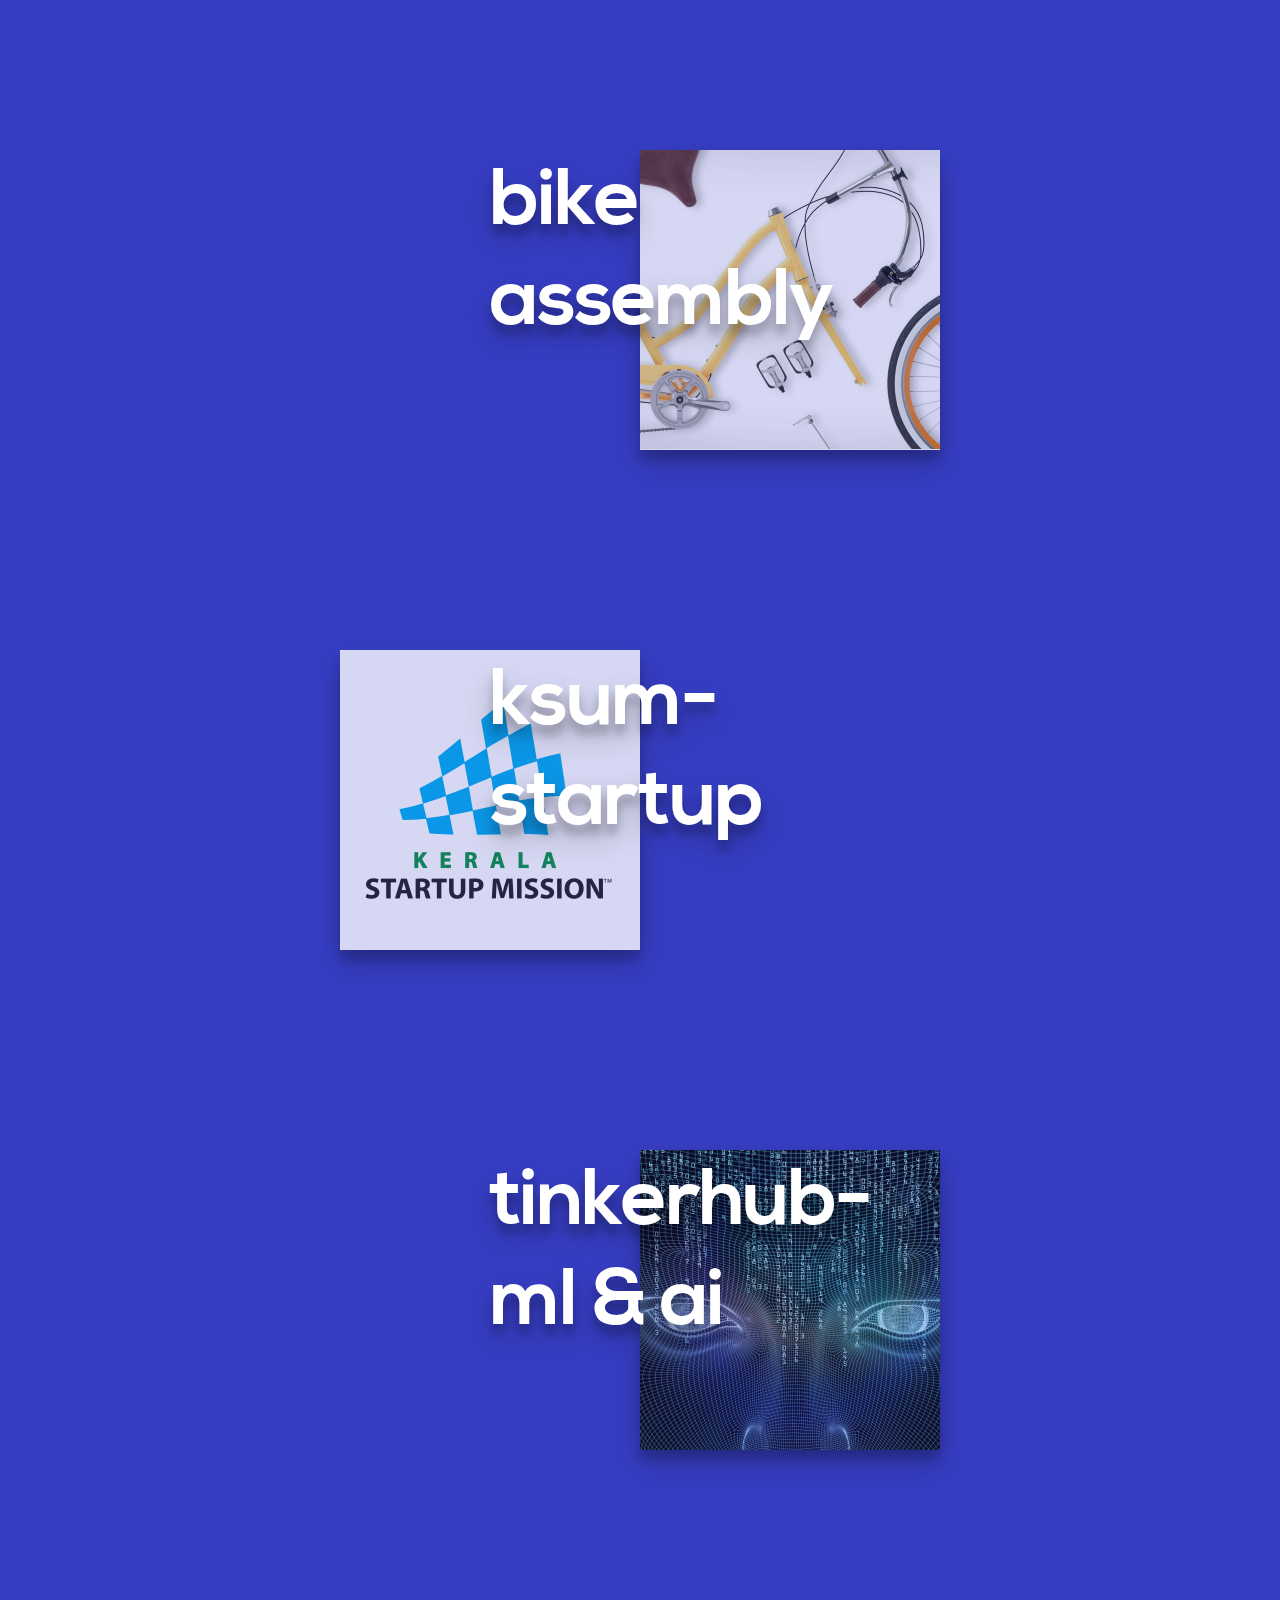
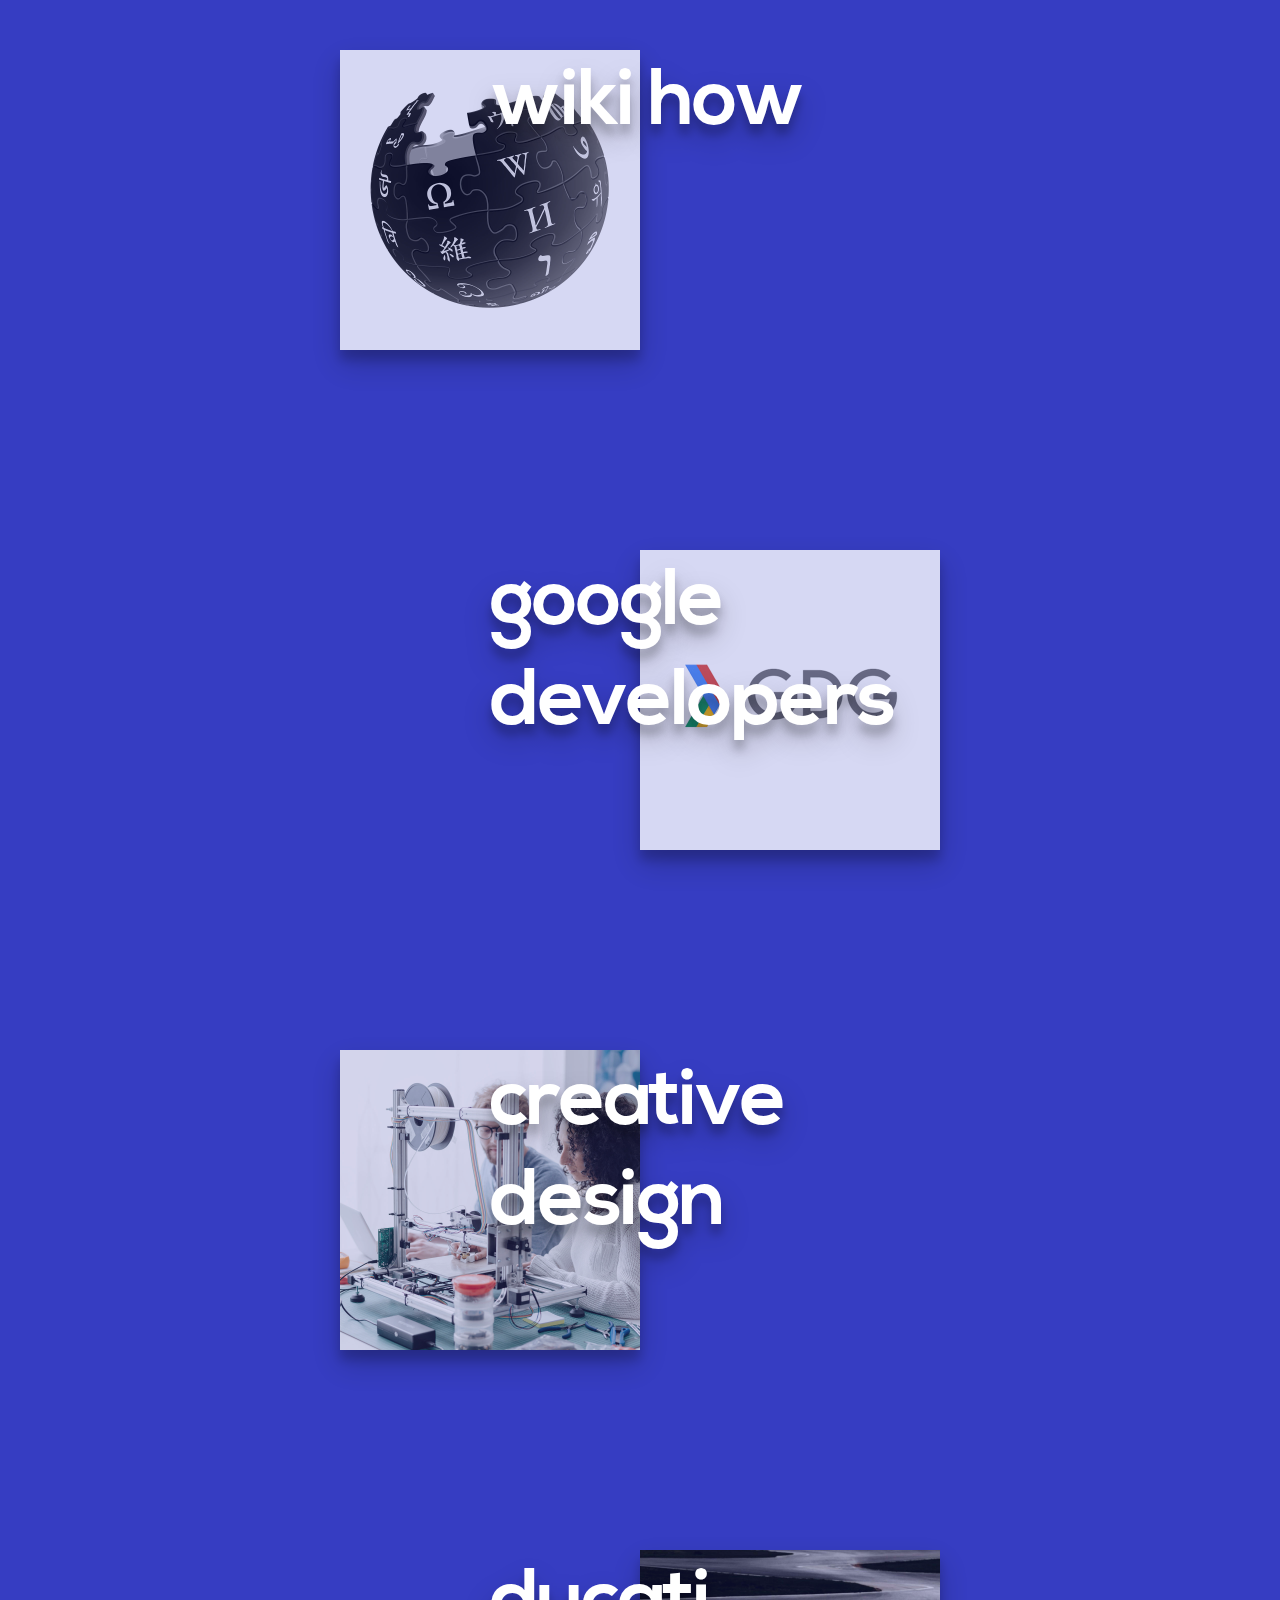
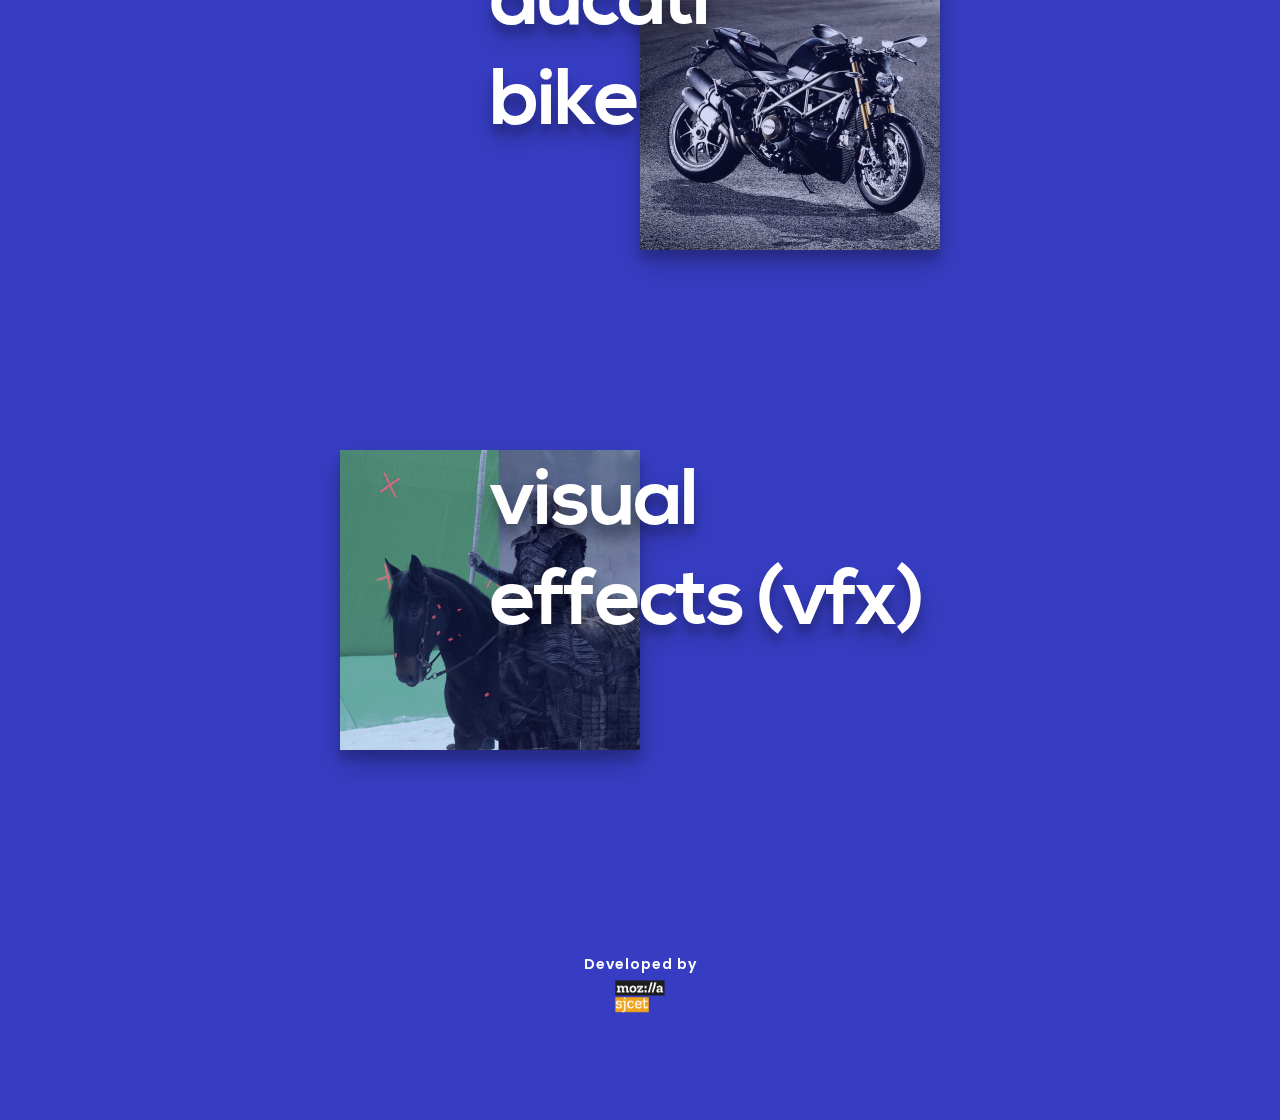
<file: events/workshops.html>
<!DOCTYPE html>
<html lang="en" class="no-js">
	<head>
		<meta charset="UTF-8" />
		<meta http-equiv="X-UA-Compatible" content="IE=edge">
		<meta name="viewport" content="width=device-width, initial-scale=1">

		<meta name="theme-color" content="#363dc2">
		<meta name="msapplication-navbutton-color" content="#363dc2">
		<meta name="apple-mobile-web-app-status-bar-style" content="#363dc2">
		<title>ASTHRA 2019 | Workshops</title>
		<meta name="description" content="Asthra is the annual technical fest of SJCET Palai." />
		<meta name="keywords" content="Asthra, Asthra 2018, Asthra 2017, Asthra 2019,Asthra Workshops, Asthra 19, sjcet Asthra, Asthra SJCET, cultural fest SJCET, Asthra fest, SJCET, PALAI, KTU, KTU TECHFEST" />
		<meta name="copyright" content="Asthra 2019"/>
		<meta name="rating" content="General" />
		<meta name="coverage" content="Worldwide" />
		<meta name="creator" content="Asthra 2019" />
		<meta itemprop="name" content="Asthra 2019"/>
		<meta itemprop="keywords" content="Asthra, Asthra 2018, Asthra 2017, Asthra 2019, Asthra 19, Asthra SJCET Palai, Asthra SJCET, cultural fest SJCET, Asthra fest, SJCET, SJCET Palai, SJCET Asthra"/>
		<link rel="icon" href="img/Asthra19-Icon.png">
		<link rel="stylesheet" href="https://cdnjs.cloudflare.com/ajax/libs/font-awesome/4.7.0/css/font-awesome.min.css">
		<link href="https://fonts.googleapis.com/css?family=Poppins:400,500,600,700,800,900" rel="stylesheet">
		<link rel="stylesheet" type="text/css" href="css/normalize.css" />
		<link rel="stylesheet" type="text/css" href="css/demo.css" />
		<link rel="stylesheet" type="text/css" href="css/demo.min.css" />
		<link rel="stylesheet" href="css/normalize.min.css" />
		<link rel="stylesheet" href="css/animate.min.css" />

		<script>
			document.documentElement.className = 'js';
			var supportsCssVars = function() {
				var s = document.createElement('style'),
				support;

				s.innerHTML = "root: { --tmp-var: bold; }";
				document.head.appendChild(s);
				support = !!(window.CSS && window.CSS.supports && window.CSS.supports('font-weight', 'var(--tmp-var)'));
				s.parentNode.removeChild(s);
				return support;
			}
			if (!supportsCssVars()) alert('Please view this page in a modern browser that supports CSS Variables.')
		</script>
	</head>
	<body class="loading">
		<svg class="hidden">
			<symbol id="shape-demo" viewBox="0 0 200 100">
				<title>shape demo</title>
				<path d="M 6.144,74.1 C 20.4,107.4 70.13,94.33 94.22,95.74 121.3,97.41 130.8,101.1 154.7,99.38 178.6,97.72 201.9,78.95 199.4,46.86 197.1,14.96 174.9,4.781 161.4,1.827 147.9,-1.128 119.8,8.284 105.6,8.766 85.34,9.449 81.91,7.628 51.08,2.334 17.26,-3.482 -8.105,40.84 6.144,74.1 Z" />
			</symbol>
		</svg>
		<main>
			<div class="morph-wrap">
				<svg class="morph" width="1400" height="770" viewBox="0 0 1400 770">
					<path d="M 262.9,252.2 C 210.1,338.2 212.6,487.6 288.8,553.9 372.2,626.5 511.2,517.8 620.3,536.3 750.6,558.4 860.3,723 987.3,686.5 1089,657.3 1168,534.7 1173,429.2 1178,313.7 1096,189.1 995.1,130.7 852.1,47.07 658.8,78.95 498.1,119.2 410.7,141.1 322.6,154.8 262.9,252.2 Z"/>
				</svg>
			</div>
			<div class="content content--fixed">
				<header class="codrops-header">
				 <img src="img/logo.png" class="header-icon">
					<h1 class="codrops-header__title">Asthra 2019 Workshops</h1>

				</header>
				<nav class="demos">
					<a class="demo" href="../index.html"><svg class="decoshape"><use xlink:href="#shape-demo"></use></svg>Home</a>
					<a class="demo demo--current" href="#"><svg class="decoshape" preserveAspectRatio="none"><use xlink:href="#shape-demo"></use></svg>Workshops</a>
					<a class="demo" href="index.html"><svg class="decoshape"><use xlink:href="#shape-demo"></use></svg>Events</a>
					<!--<a class="demo" href="index3.html"><svg class="decoshape"><use xlink:href="#shape-demo"></use></svg>Society Events</a>-->
				</nav>
				<a class="pater" href="workshops.html">
					<svg class="pater__deco" width="300" height="240" viewBox="0 0 1000 800">
						<path d="M27.4,171.8C73,42.9,128.6,1,128.6,1s0,0,0,0c58.5,0,368.3,0.3,873.2,0.8c38.5,211,42.1,373.5,38.9,476.7c-2.5,80.3-10.6,174.9-76.7,247.8c-15.1,16.6-37.4,41.2-72.8,53.9c-92.4,33.1-173-50.8-283.9-99.4c-224.3-98.4-334.9,51.4-472.2-45.6C-6.3,535.2-14.5,290.6,27.4,171.8z"/>
					</svg>
					<center><img class="pater__img" src="img/logo.png" alt="Asthra 2019 Logo" /></center>

				</a>

			</div>
			<div class="container">

				<div class="content-wrap">
					<a id="demo01" href="#animatedModal1">
						<div class="content content--layout content--layout-1" >
							<img class="content__img" src="img/workshops/es.jpg" alt="Asthra Workshops" />
							<h3 class="content__title2">embedded systems</h3>
						</div>
				  </a>
			 </div>
			 <!--DEMO01-->
			 <div id="animatedModal1">
					 <div  id="btn-close-modal" class="close-animatedModal1">
						<svg class="svg-icon" viewBox="0 0 20 20">
						<path fill="none" d="M12.71,7.291c-0.15-0.15-0.393-0.15-0.542,0L10,9.458L7.833,7.291c-0.15-0.15-0.392-0.15-0.542,0c-0.149,0.149-0.149,0.392,0,0.541L9.458,10l-2.168,2.167c-0.149,0.15-0.149,0.393,0,0.542c0.15,0.149,0.392,0.149,0.542,0L10,10.542l2.168,2.167c0.149,0.149,0.392,0.149,0.542,0c0.148-0.149,0.148-0.392,0-0.542L10.542,10l2.168-2.168C12.858,7.683,12.858,7.44,12.71,7.291z M10,1.188c-4.867,0-8.812,3.946-8.812,8.812c0,4.867,3.945,8.812,8.812,8.812s8.812-3.945,8.812-8.812C18.812,5.133,14.867,1.188,10,1.188z M10,18.046c-4.444,0-8.046-3.603-8.046-8.046c0-4.444,3.603-8.046,8.046-8.046c4.443,0,8.046,3.602,8.046,8.046C18.046,14.443,14.443,18.046,10,18.046z"></path>
						</svg>
					 </div>

					 <div class="modal-content">
							 <h4>WORKSHOP #1</h4>
							 <h1>Embedded Systems</h1>
							 <p>Details will be updated soon. Stay Tuned!!!
								</p>
								<!--<h4>Date : February 07, 2019</h4>
								<h4 class="c-header">CONTACT DETAILS</h4>
								<h5 class="contact"><span>Full Name : +91 0000000000&emsp;<br class="hide-break">Full Name : +91 0000000000&emsp;</span></h5>
								<h4 class="c-header">REGISTRATION DETAILS</h4>
								<h5 class="contact"><span>Starts On : January 25, 2019&emsp;<br class="hide-break">Ends On : February 06, 2019&emsp;</span></h5>
								<a href="#" class="fancy-button bg-gradient1"><span><i class="fa fa-ticket"></i> Register</span></a>-->
								<center><img src="img/smile2.svg" alt="SVG" style="height:170px;margin-top:100px;opacity:0.8"></center>
					 </div>
			 </div>


			<div class="content-wrap">
				<a id="demo02" href="#animatedModal2">
					<div class="content content--layout content--layout-2" >
						<img class="content__img" src="img/workshops/drone.jpg" alt="Asthra Workshops" />
						<h3 class="content__title2">Drone</h3>
					</div>
				</a>
			</div>

			<!--DEMO02-->
			<div id="animatedModal2">
					<!--THIS IS IMPORTANT! to close the modal, the class name has to match the name given on the ID -->
					<div  id="btn-close-modal" class="close-animatedModal2">
						<svg class="svg-icon" viewBox="0 0 20 20">
						<path fill="none" d="M12.71,7.291c-0.15-0.15-0.393-0.15-0.542,0L10,9.458L7.833,7.291c-0.15-0.15-0.392-0.15-0.542,0c-0.149,0.149-0.149,0.392,0,0.541L9.458,10l-2.168,2.167c-0.149,0.15-0.149,0.393,0,0.542c0.15,0.149,0.392,0.149,0.542,0L10,10.542l2.168,2.167c0.149,0.149,0.392,0.149,0.542,0c0.148-0.149,0.148-0.392,0-0.542L10.542,10l2.168-2.168C12.858,7.683,12.858,7.44,12.71,7.291z M10,1.188c-4.867,0-8.812,3.946-8.812,8.812c0,4.867,3.945,8.812,8.812,8.812s8.812-3.945,8.812-8.812C18.812,5.133,14.867,1.188,10,1.188z M10,18.046c-4.444,0-8.046-3.603-8.046-8.046c0-4.444,3.603-8.046,8.046-8.046c4.443,0,8.046,3.602,8.046,8.046C18.046,14.443,14.443,18.046,10,18.046z"></path>
						</svg>
					</div>

					<div class="modal-content">
						<h4>WORKSHOP #2</h4>
						<h1>Drone Workshop</h1>
						<p>Details will be updated soon. Stay Tuned!!!</p>
						</p>
						<center><img src="img/smile2.svg" alt="SVG" style="height:170px;margin-top:100px;opacity:0.8"></center>
					</div>
			</div>


			<div class="content-wrap">
				<a id="demo03" href="#animatedModal3">
					<div class="content content--layout content--layout-1" >
						<img class="content__img" src="img/workshops/aircraft.jpg" alt="Asthra Workshops" />
						<h3 class="content__title2">Aircraft modelling</h3>
					</div>
				</a>
			</div>

			<!--DEMO03-->
			<div id="animatedModal3">
					<!--THIS IS IMPORTANT! to close the modal, the class name has to match the name given on the ID -->
					<div  id="btn-close-modal" class="close-animatedModal3">
						<svg class="svg-icon" viewBox="0 0 20 20">
						<path fill="none" d="M12.71,7.291c-0.15-0.15-0.393-0.15-0.542,0L10,9.458L7.833,7.291c-0.15-0.15-0.392-0.15-0.542,0c-0.149,0.149-0.149,0.392,0,0.541L9.458,10l-2.168,2.167c-0.149,0.15-0.149,0.393,0,0.542c0.15,0.149,0.392,0.149,0.542,0L10,10.542l2.168,2.167c0.149,0.149,0.392,0.149,0.542,0c0.148-0.149,0.148-0.392,0-0.542L10.542,10l2.168-2.168C12.858,7.683,12.858,7.44,12.71,7.291z M10,1.188c-4.867,0-8.812,3.946-8.812,8.812c0,4.867,3.945,8.812,8.812,8.812s8.812-3.945,8.812-8.812C18.812,5.133,14.867,1.188,10,1.188z M10,18.046c-4.444,0-8.046-3.603-8.046-8.046c0-4.444,3.603-8.046,8.046-8.046c4.443,0,8.046,3.602,8.046,8.046C18.046,14.443,14.443,18.046,10,18.046z"></path>
						</svg>
					</div>

					<div class="modal-content">
						<h4>WORKSHOP #3</h4>
						<h1>Aircraft Modelling Workshop</h1>
						<p>Details will be updated soon. Stay Tuned!!!</p>
						</p>
						<center><img src="img/smile2.svg" alt="SVG" style="height:170px;margin-top:100px;opacity:0.8"></center>
					</div>
			</div>

			<div class="content-wrap">
				<a id="demo04" href="#animatedModal4">
					<div class="content content--layout content--layout-2" >
						<img class="content__img" src="img/workshops/bike.jpg" alt="Asthra Workshops" />
						<h3 class="content__title2">BIKE ASSEMBLY</h3>
					</div>
				</a>
			</div>

			<!--DEMO04-->
			<div id="animatedModal4">
					<!--THIS IS IMPORTANT! to close the modal, the class name has to match the name given on the ID -->
					<div  id="btn-close-modal" class="close-animatedModal4">
						<svg class="svg-icon" viewBox="0 0 20 20">
						<path fill="none" d="M12.71,7.291c-0.15-0.15-0.393-0.15-0.542,0L10,9.458L7.833,7.291c-0.15-0.15-0.392-0.15-0.542,0c-0.149,0.149-0.149,0.392,0,0.541L9.458,10l-2.168,2.167c-0.149,0.15-0.149,0.393,0,0.542c0.15,0.149,0.392,0.149,0.542,0L10,10.542l2.168,2.167c0.149,0.149,0.392,0.149,0.542,0c0.148-0.149,0.148-0.392,0-0.542L10.542,10l2.168-2.168C12.858,7.683,12.858,7.44,12.71,7.291z M10,1.188c-4.867,0-8.812,3.946-8.812,8.812c0,4.867,3.945,8.812,8.812,8.812s8.812-3.945,8.812-8.812C18.812,5.133,14.867,1.188,10,1.188z M10,18.046c-4.444,0-8.046-3.603-8.046-8.046c0-4.444,3.603-8.046,8.046-8.046c4.443,0,8.046,3.602,8.046,8.046C18.046,14.443,14.443,18.046,10,18.046z"></path>
						</svg>
					</div>

					<div class="modal-content">
						<h4>WORKSHOP #4</h4>
						<h1>Bike Assembly Workshop</h1>
						<p>Details will be updated soon. Stay Tuned!!!</p>
						</p>
						<center><img src="img/smile2.svg" alt="SVG" style="height:170px;margin-top:100px;opacity:0.8"></center>
					</div>
			</div>

			<div class="content-wrap">
				<a  id="demo05" href="#animatedModal5">
					<div class="content content--layout content--layout-1" >
						<img class="content__img" src="img/workshops/ksum.jpg" alt="Asthra Workshops" />
						<h3 class="content__title2">KSUM-STARTUP</h3>
					</div>
				</a>
			</div>

			<!--DEMO05-->
			<div id="animatedModal5">
					<!--THIS IS IMPORTANT! to close the modal, the class name has to match the name given on the ID -->
					<div  id="btn-close-modal" class="close-animatedModal5">
						<svg class="svg-icon" viewBox="0 0 20 20">
						<path fill="none" d="M12.71,7.291c-0.15-0.15-0.393-0.15-0.542,0L10,9.458L7.833,7.291c-0.15-0.15-0.392-0.15-0.542,0c-0.149,0.149-0.149,0.392,0,0.541L9.458,10l-2.168,2.167c-0.149,0.15-0.149,0.393,0,0.542c0.15,0.149,0.392,0.149,0.542,0L10,10.542l2.168,2.167c0.149,0.149,0.392,0.149,0.542,0c0.148-0.149,0.148-0.392,0-0.542L10.542,10l2.168-2.168C12.858,7.683,12.858,7.44,12.71,7.291z M10,1.188c-4.867,0-8.812,3.946-8.812,8.812c0,4.867,3.945,8.812,8.812,8.812s8.812-3.945,8.812-8.812C18.812,5.133,14.867,1.188,10,1.188z M10,18.046c-4.444,0-8.046-3.603-8.046-8.046c0-4.444,3.603-8.046,8.046-8.046c4.443,0,8.046,3.602,8.046,8.046C18.046,14.443,14.443,18.046,10,18.046z"></path>
						</svg>
					</div>

					<div class="modal-content">
						<h4>WORKSHOP #5</h4>
						<h1>KSUM-Startup Workshop</h1>
						<p>Details will be updated soon. Stay Tuned!!!</p>
						</p>
						<center><img src="img/smile2.svg" alt="SVG" style="height:170px;margin-top:100px;opacity:0.8"></center>
					</div>
			</div>

			<div class="content-wrap">
				<a id="demo06" href="#animatedModal6">
					<div class="content content--layout content--layout-2" >
						<img class="content__img" src="img/workshops/ml.jpg" alt="Asthra Workshops" />
						<h3 class="content__title2">TINKERHUB- ML & AI</h3>
					</div>
				</a>
			</div>

			<!--DEMO06-->
			<div id="animatedModal6">
					<!--THIS IS IMPORTANT! to close the modal, the class name has to match the name given on the ID -->
					<div  id="btn-close-modal" class="close-animatedModal6">
						<svg class="svg-icon" viewBox="0 0 20 20">
						<path fill="none" d="M12.71,7.291c-0.15-0.15-0.393-0.15-0.542,0L10,9.458L7.833,7.291c-0.15-0.15-0.392-0.15-0.542,0c-0.149,0.149-0.149,0.392,0,0.541L9.458,10l-2.168,2.167c-0.149,0.15-0.149,0.393,0,0.542c0.15,0.149,0.392,0.149,0.542,0L10,10.542l2.168,2.167c0.149,0.149,0.392,0.149,0.542,0c0.148-0.149,0.148-0.392,0-0.542L10.542,10l2.168-2.168C12.858,7.683,12.858,7.44,12.71,7.291z M10,1.188c-4.867,0-8.812,3.946-8.812,8.812c0,4.867,3.945,8.812,8.812,8.812s8.812-3.945,8.812-8.812C18.812,5.133,14.867,1.188,10,1.188z M10,18.046c-4.444,0-8.046-3.603-8.046-8.046c0-4.444,3.603-8.046,8.046-8.046c4.443,0,8.046,3.602,8.046,8.046C18.046,14.443,14.443,18.046,10,18.046z"></path>
						</svg>
					</div>

					<div class="modal-content">
						<h4>WORKSHOP #6</h4>
						<h1>Tinkerhub - ML & AI Workshop</h1>
						<p>Details will be updated soon. Stay Tuned!!!</p>
						</p>
						<center><img src="img/smile2.svg" alt="SVG" style="height:170px;margin-top:100px;opacity:0.8"></center>
					</div>
			</div>

			<div class="content-wrap">
				<a  id="demo07" href="#animatedModal7">
					<div class="content content--layout content--layout-1" >
						<img class="content__img" src="img/workshops/wikihow.jpg" alt="Asthra Workshops" />
						<h3 class="content__title2">WIKI HOW</h3>
					</div>
				</a>
			</div>

			<!--DEMO07-->
			<div id="animatedModal7">
					<!--THIS IS IMPORTANT! to close the modal, the class name has to match the name given on the ID -->
					<div  id="btn-close-modal" class="close-animatedModal7">
						<svg class="svg-icon" viewBox="0 0 20 20">
						<path fill="none" d="M12.71,7.291c-0.15-0.15-0.393-0.15-0.542,0L10,9.458L7.833,7.291c-0.15-0.15-0.392-0.15-0.542,0c-0.149,0.149-0.149,0.392,0,0.541L9.458,10l-2.168,2.167c-0.149,0.15-0.149,0.393,0,0.542c0.15,0.149,0.392,0.149,0.542,0L10,10.542l2.168,2.167c0.149,0.149,0.392,0.149,0.542,0c0.148-0.149,0.148-0.392,0-0.542L10.542,10l2.168-2.168C12.858,7.683,12.858,7.44,12.71,7.291z M10,1.188c-4.867,0-8.812,3.946-8.812,8.812c0,4.867,3.945,8.812,8.812,8.812s8.812-3.945,8.812-8.812C18.812,5.133,14.867,1.188,10,1.188z M10,18.046c-4.444,0-8.046-3.603-8.046-8.046c0-4.444,3.603-8.046,8.046-8.046c4.443,0,8.046,3.602,8.046,8.046C18.046,14.443,14.443,18.046,10,18.046z"></path>
						</svg>
					</div>

					<div class="modal-content">
						<h4>WORKSHOP #7</h4>
						<h1>Wiki How (From Wikipedia) Workshop</h1>
						<p>Details will be updated soon. Stay Tuned!!!</p>
						</p>
						<center><img src="img/smile2.svg" alt="SVG" style="height:170px;margin-top:100px;opacity:0.8"></center>
					</div>
			</div>

			<div class="content-wrap">
				<a  id="demo08" href="#animatedModal8">
					<div class="content content--layout content--layout-2" >
						<img class="content__img" src="img/workshops/gdg.jpg" alt="Asthra Workshops" />
						<h3 class="content__title2">GOOGLE DEVELOPERS</h3>
					</div>
				</a>
			</div>

			<!--DEMO08-->
			<div id="animatedModal8">
					<!--THIS IS IMPORTANT! to close the modal, the class name has to match the name given on the ID -->
					<div  id="btn-close-modal" class="close-animatedModal8">
						<svg class="svg-icon" viewBox="0 0 20 20">
						<path fill="none" d="M12.71,7.291c-0.15-0.15-0.393-0.15-0.542,0L10,9.458L7.833,7.291c-0.15-0.15-0.392-0.15-0.542,0c-0.149,0.149-0.149,0.392,0,0.541L9.458,10l-2.168,2.167c-0.149,0.15-0.149,0.393,0,0.542c0.15,0.149,0.392,0.149,0.542,0L10,10.542l2.168,2.167c0.149,0.149,0.392,0.149,0.542,0c0.148-0.149,0.148-0.392,0-0.542L10.542,10l2.168-2.168C12.858,7.683,12.858,7.44,12.71,7.291z M10,1.188c-4.867,0-8.812,3.946-8.812,8.812c0,4.867,3.945,8.812,8.812,8.812s8.812-3.945,8.812-8.812C18.812,5.133,14.867,1.188,10,1.188z M10,18.046c-4.444,0-8.046-3.603-8.046-8.046c0-4.444,3.603-8.046,8.046-8.046c4.443,0,8.046,3.602,8.046,8.046C18.046,14.443,14.443,18.046,10,18.046z"></path>
						</svg>
					</div>

					<div class="modal-content">
						<h4>WORKSHOP #8</h4>
						<h1>Google Developers Workshop</h1>
						<p>Details will be updated soon. Stay Tuned!!!</p>
						</p>
						<center><img src="img/smile2.svg" alt="SVG" style="height:170px;margin-top:100px;opacity:0.8"></center>
					</div>
			</div>

			<div class="content-wrap">
				<a  id="demo09" href="#animatedModal9">
					<div class="content content--layout content--layout-1" >
						<img class="content__img" src="img/workshops/fablab.jpg" alt="Asthra Workshops" />
						<h3 class="content__title2">CREATIVE DESIGN</h3>
					</div>
				</a>
			</div>

			<!--DEMO08-->
			<div id="animatedModal9">
					<!--THIS IS IMPORTANT! to close the modal, the class name has to match the name given on the ID -->
					<div  id="btn-close-modal" class="close-animatedModal9">
						<svg class="svg-icon" viewBox="0 0 20 20">
						<path fill="none" d="M12.71,7.291c-0.15-0.15-0.393-0.15-0.542,0L10,9.458L7.833,7.291c-0.15-0.15-0.392-0.15-0.542,0c-0.149,0.149-0.149,0.392,0,0.541L9.458,10l-2.168,2.167c-0.149,0.15-0.149,0.393,0,0.542c0.15,0.149,0.392,0.149,0.542,0L10,10.542l2.168,2.167c0.149,0.149,0.392,0.149,0.542,0c0.148-0.149,0.148-0.392,0-0.542L10.542,10l2.168-2.168C12.858,7.683,12.858,7.44,12.71,7.291z M10,1.188c-4.867,0-8.812,3.946-8.812,8.812c0,4.867,3.945,8.812,8.812,8.812s8.812-3.945,8.812-8.812C18.812,5.133,14.867,1.188,10,1.188z M10,18.046c-4.444,0-8.046-3.603-8.046-8.046c0-4.444,3.603-8.046,8.046-8.046c4.443,0,8.046,3.602,8.046,8.046C18.046,14.443,14.443,18.046,10,18.046z"></path>
						</svg>
					</div>

					<div class="modal-content">
						<h4>WORKSHOP #9</h4>
						<h1>Fablab - Creative Design Workshop</h1>
						<p>Details will be updated soon. Stay Tuned!!!</p>
						</p>
						<center><img src="img/smile2.svg" alt="SVG" style="height:170px;margin-top:100px;opacity:0.8"></center>
					</div>
			</div>

			<div class="content-wrap">
				<a  id="demo10" href="#animatedModal10">
					<div class="content content--layout content--layout-2" >
						<img class="content__img" src="img/workshops/ducati.jpg" alt="Asthra Workshops" />
						<h3 class="content__title2"> DUCATI<br>BIKE </h3>
					</div>
				</a>
			</div>

			<!--DEMO10-->
			<div id="animatedModal10">
					<!--THIS IS IMPORTANT! to close the modal, the class name has to match the name given on the ID -->
					<div  id="btn-close-modal" class="close-animatedModal10">
						<svg class="svg-icon" viewBox="0 0 20 20">
						<path fill="none" d="M12.71,7.291c-0.15-0.15-0.393-0.15-0.542,0L10,9.458L7.833,7.291c-0.15-0.15-0.392-0.15-0.542,0c-0.149,0.149-0.149,0.392,0,0.541L9.458,10l-2.168,2.167c-0.149,0.15-0.149,0.393,0,0.542c0.15,0.149,0.392,0.149,0.542,0L10,10.542l2.168,2.167c0.149,0.149,0.392,0.149,0.542,0c0.148-0.149,0.148-0.392,0-0.542L10.542,10l2.168-2.168C12.858,7.683,12.858,7.44,12.71,7.291z M10,1.188c-4.867,0-8.812,3.946-8.812,8.812c0,4.867,3.945,8.812,8.812,8.812s8.812-3.945,8.812-8.812C18.812,5.133,14.867,1.188,10,1.188z M10,18.046c-4.444,0-8.046-3.603-8.046-8.046c0-4.444,3.603-8.046,8.046-8.046c4.443,0,8.046,3.602,8.046,8.046C18.046,14.443,14.443,18.046,10,18.046z"></path>
						</svg>
					</div>

					<div class="modal-content">
						<h4>WORKSHOP #10</h4>
						<h1>Ducati Bike Workshop</h1>
						<p>Details will be updated soon. Stay Tuned!!!</p>
						</p>
						<center><img src="img/smile2.svg" alt="SVG" style="height:170px;margin-top:100px;opacity:0.8"></center>
					</div>
			</div>

			<div class="content-wrap">
				<a id="demo11" href="#animatedModal11">
					<div class="content content--layout content--layout-1" >
						<img class="content__img" src="img/workshops/vfx.jpg" alt="Asthra Workshops" />
						<h3 class="content__title2">visual effects (VFX)</h3>
					</div>
				</a>
			</div>

			<!--DEMO11-->
			<div id="animatedModal11">
					<!--THIS IS IMPORTANT! to close the modal, the class name has to match the name given on the ID -->
					<div  id="btn-close-modal" class="close-animatedModal11">
						<svg class="svg-icon" viewBox="0 0 20 20">
						<path fill="none" d="M12.71,7.291c-0.15-0.15-0.393-0.15-0.542,0L10,9.458L7.833,7.291c-0.15-0.15-0.392-0.15-0.542,0c-0.149,0.149-0.149,0.392,0,0.541L9.458,10l-2.168,2.167c-0.149,0.15-0.149,0.393,0,0.542c0.15,0.149,0.392,0.149,0.542,0L10,10.542l2.168,2.167c0.149,0.149,0.392,0.149,0.542,0c0.148-0.149,0.148-0.392,0-0.542L10.542,10l2.168-2.168C12.858,7.683,12.858,7.44,12.71,7.291z M10,1.188c-4.867,0-8.812,3.946-8.812,8.812c0,4.867,3.945,8.812,8.812,8.812s8.812-3.945,8.812-8.812C18.812,5.133,14.867,1.188,10,1.188z M10,18.046c-4.444,0-8.046-3.603-8.046-8.046c0-4.444,3.603-8.046,8.046-8.046c4.443,0,8.046,3.602,8.046,8.046C18.046,14.443,14.443,18.046,10,18.046z"></path>
						</svg>
					</div>

					<div class="modal-content">
						<h4>WORKSHOP #11</h4>
						<h1>Visual Effects (VFX) Workshop</h1>
						<p>Details will be updated soon. Stay Tuned!!!</p>
						</p>
						<center><img src="img/smile2.svg" alt="SVG" style="height:170px;margin-top:100px;opacity:0.8"></center>
					</div>
			</div>

		</div>
			<!-- Related demos -->
			<section class="content content--related">
				<center><div class="content__info footer">Developed by </div><a href="https://www.instagram.com/mozilla.sjcet/" target="_blank"><img src="img/Logo-MozillaSJCET.png" style="height:36px;" alt="Mozilla SJCET"></a></center>
			</section>
		</main>
		<script src="js/imagesloaded.pkgd.min.js"></script>
		<script src="js/anime.min.js"></script>
		<script src="js/scrollMonitor.js"></script>
		<script src="js/demo1.js"></script>
		<script src="js/jquery.min.js"></script>
		<script src="js/animatedModal.js"></script>

		<!--Initialize Modal Box-->
		<script>  $("#demo01").animatedModal();</script>
		<script>  $("#demo02").animatedModal();</script>
		<script>  $("#demo03").animatedModal();</script>
		<script>  $("#demo04").animatedModal();</script>
		<script>  $("#demo05").animatedModal();</script>
		<script>  $("#demo06").animatedModal();</script>
		<script>  $("#demo07").animatedModal();</script>
		<script>  $("#demo08").animatedModal();</script>
		<script>  $("#demo09").animatedModal();</script>
		<script>  $("#demo10").animatedModal();</script>
		<script>  $("#demo11").animatedModal();</script>

	</body>
</html>
</file>
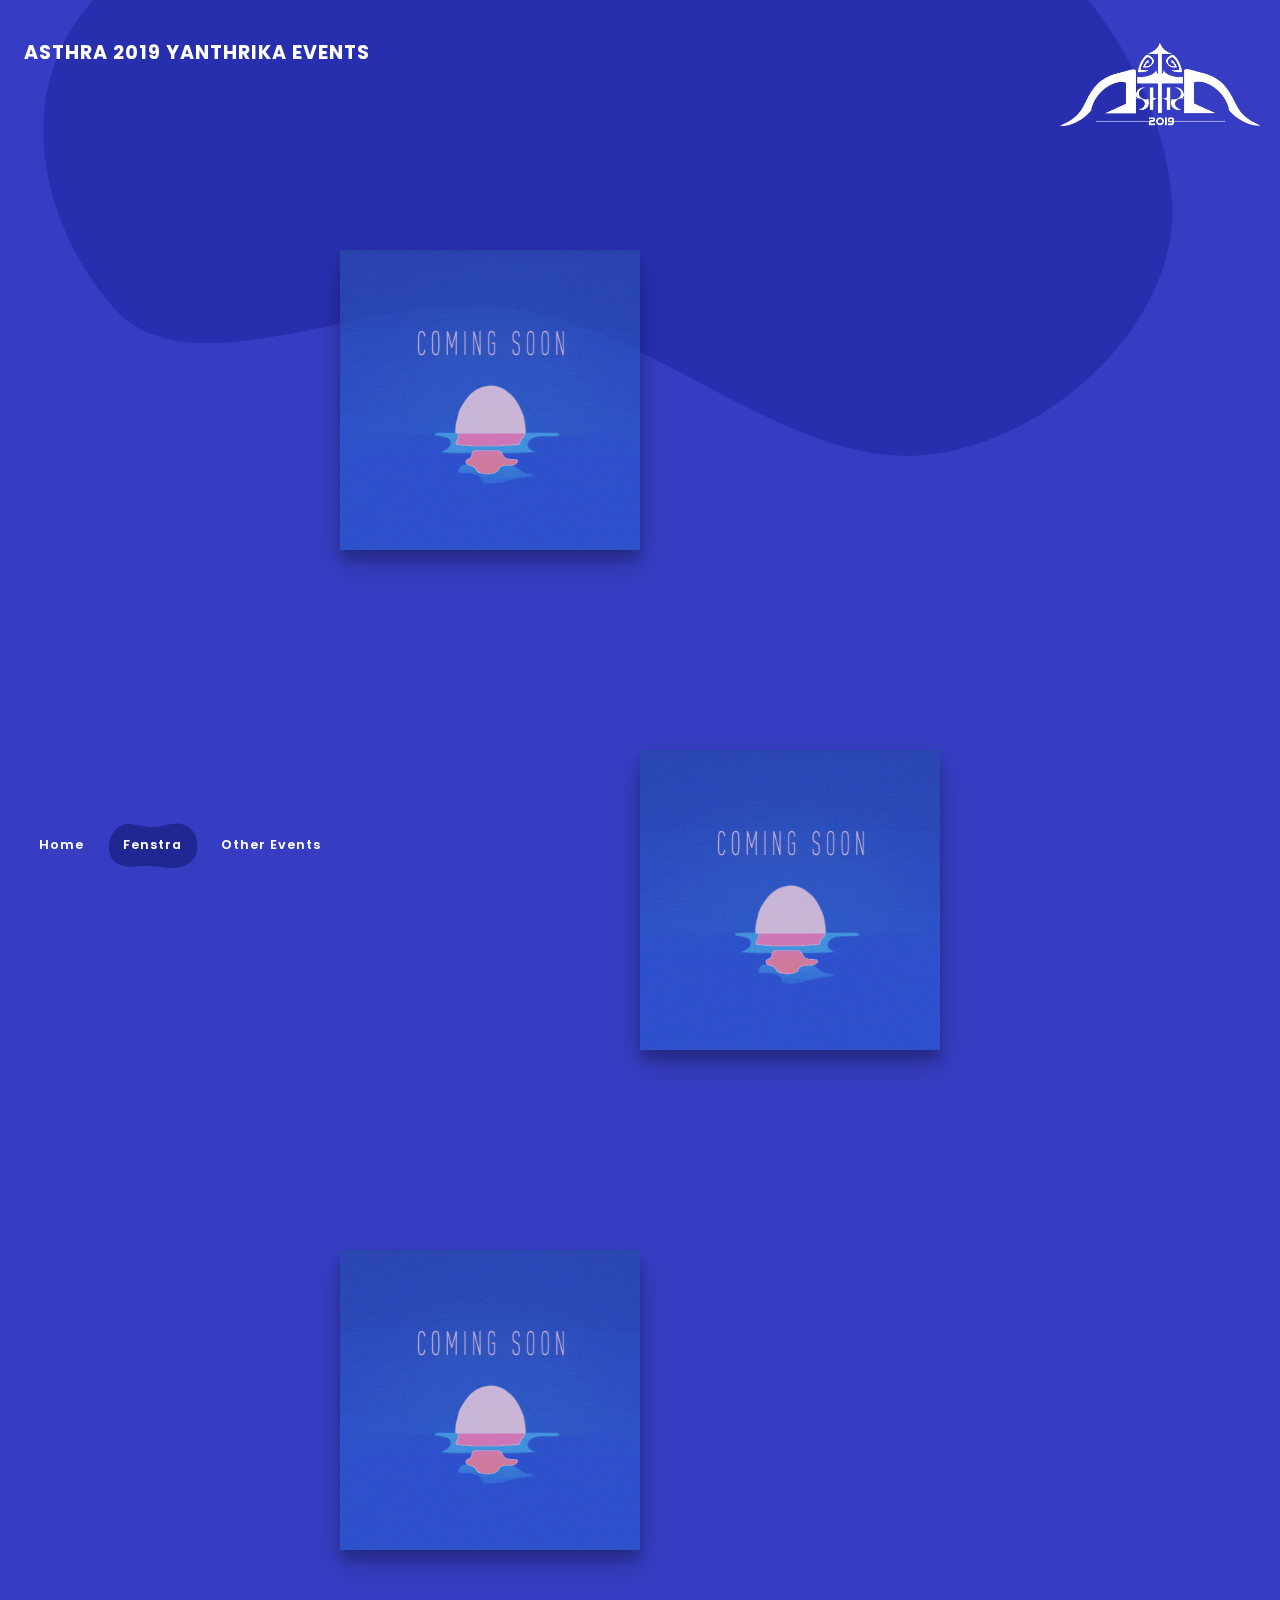
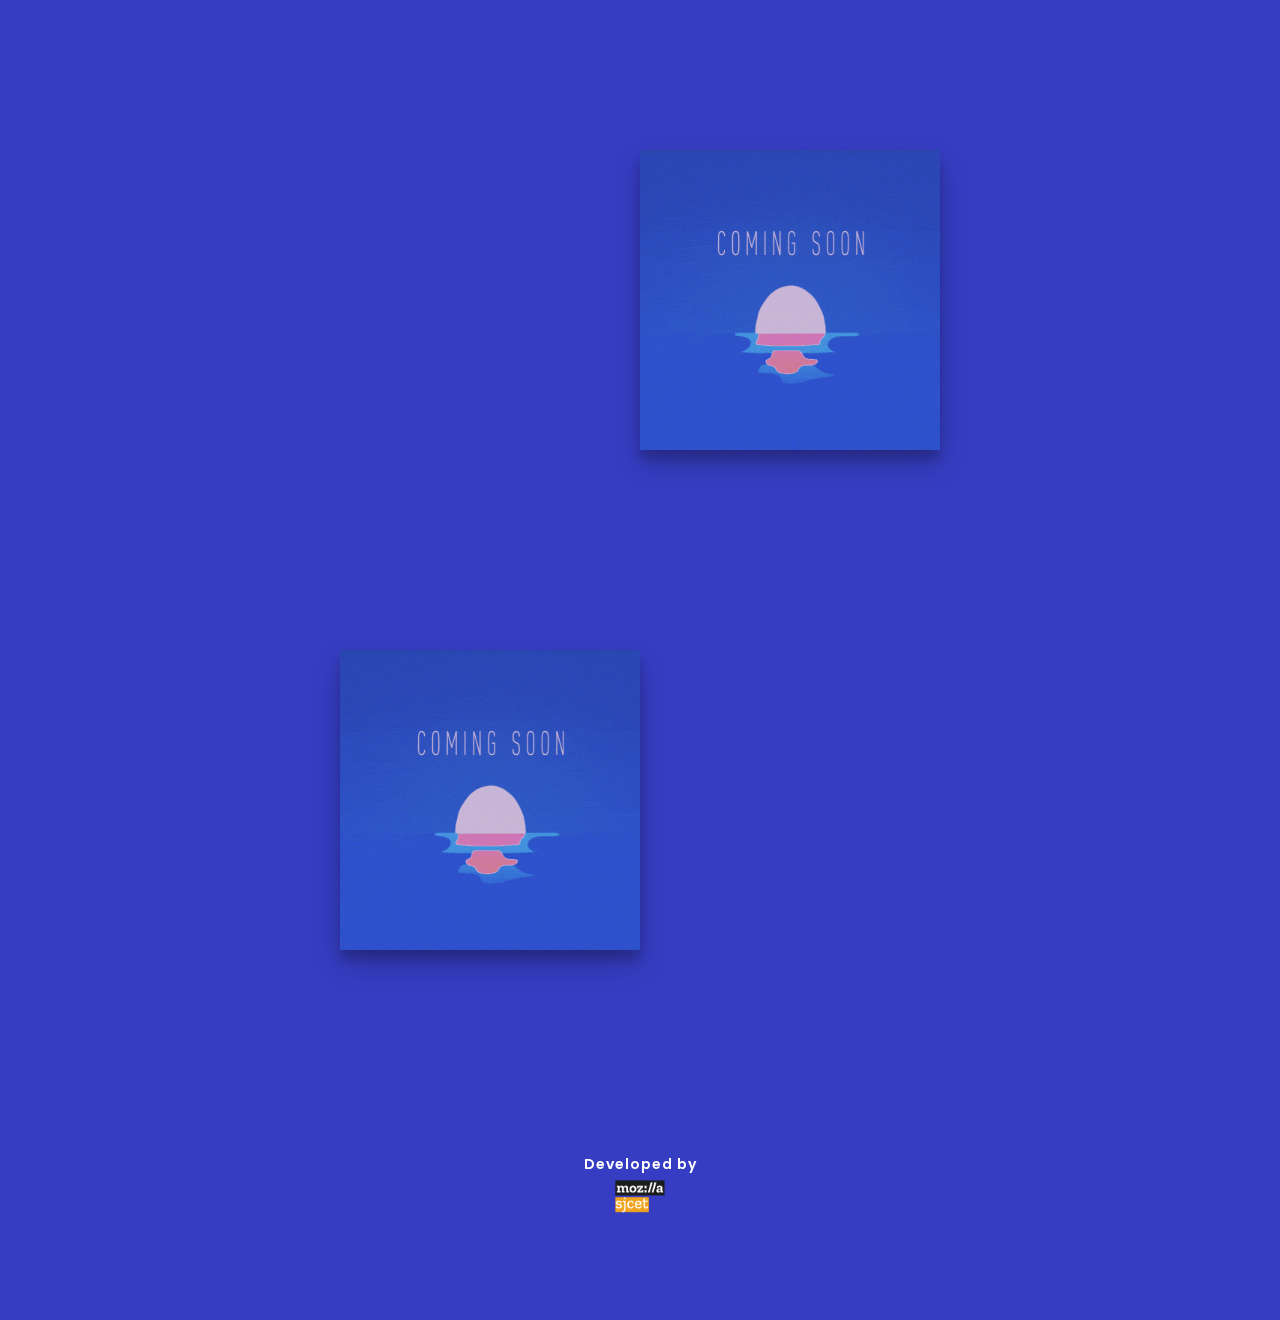
<file: events/yanthrika.html>
<!DOCTYPE html>
<html lang="en" class="no-js">
	<head>
		<meta charset="UTF-8" />
		<meta http-equiv="X-UA-Compatible" content="IE=edge">
		<meta name="viewport" content="width=device-width, initial-scale=1">

		<meta name="theme-color" content="#363dc2">
		<meta name="msapplication-navbutton-color" content="#363dc2">
		<meta name="apple-mobile-web-app-status-bar-style" content="#363dc2">
		<title>ASTHRA 2019 | Yanthrika Events | Department of AEI</title>
		<meta name="description" content="Asthra is the annual technical fest of SJCET Palai." />
		<meta name="keywords" content="Asthra, Asthra 2018, Asthra 2017, Asthra 2019,AEI SJCET, Yanthrika Events, Asthra 19, sjcet Asthra, Asthra SJCET, cultural fest SJCET, Asthra fest, SJCET, PALAI, KTU, KTU TECHFEST" />
		<meta name="copyright" content="Asthra 2019"/>
		<meta name="rating" content="General" />
		<meta name="coverage" content="Worldwide" />
		<meta name="creator" content="Asthra 2019" />
		<meta itemprop="name" content="Asthra 2019"/>
		<meta itemprop="keywords" content="Asthra, Asthra 2018, Asthra 2017, Asthra 2019, Asthra 19, Asthra SJCET Palai, Asthra SJCET, cultural fest SJCET, Asthra fest, SJCET, SJCET Palai, SJCET Asthra"/>
		<link rel="icon" href="img/Asthra19-Icon.png">
		<link rel="stylesheet" href="https://cdnjs.cloudflare.com/ajax/libs/font-awesome/4.7.0/css/font-awesome.min.css">
		<link href="https://fonts.googleapis.com/css?family=Poppins:400,500,600,700,800,900" rel="stylesheet">
		<link rel="stylesheet" type="text/css" href="css/normalize.css" />
		<link rel="stylesheet" type="text/css" href="css/demo.css" />
		<link rel="stylesheet" type="text/css" href="css/demo.min.css" />
		<link rel="stylesheet" href="css/normalize.min.css" />
		<link rel="stylesheet" href="css/animate.min.css" />

		<script>
			document.documentElement.className = 'js';
			var supportsCssVars = function() {
				var s = document.createElement('style'),
				support;

				s.innerHTML = "root: { --tmp-var: bold; }";
				document.head.appendChild(s);
				support = !!(window.CSS && window.CSS.supports && window.CSS.supports('font-weight', 'var(--tmp-var)'));
				s.parentNode.removeChild(s);
				return support;
			}
			if (!supportsCssVars()) alert('Please view this page in a modern browser that supports CSS Variables.')
		</script>
	</head>
	<body class="loading">
		<svg class="hidden">
			<symbol id="shape-demo" viewBox="0 0 200 100">
				<title>shape demo</title>
				<path d="M 6.144,74.1 C 20.4,107.4 70.13,94.33 94.22,95.74 121.3,97.41 130.8,101.1 154.7,99.38 178.6,97.72 201.9,78.95 199.4,46.86 197.1,14.96 174.9,4.781 161.4,1.827 147.9,-1.128 119.8,8.284 105.6,8.766 85.34,9.449 81.91,7.628 51.08,2.334 17.26,-3.482 -8.105,40.84 6.144,74.1 Z" />
			</symbol>
		</svg>
		<main>
			<div class="morph-wrap">
				<svg class="morph" width="1400" height="770" viewBox="0 0 1400 770">
					<path d="M 262.9,252.2 C 210.1,338.2 212.6,487.6 288.8,553.9 372.2,626.5 511.2,517.8 620.3,536.3 750.6,558.4 860.3,723 987.3,686.5 1089,657.3 1168,534.7 1173,429.2 1178,313.7 1096,189.1 995.1,130.7 852.1,47.07 658.8,78.95 498.1,119.2 410.7,141.1 322.6,154.8 262.9,252.2 Z"/>
				</svg>
			</div>
			<div class="content content--fixed">
				<header class="codrops-header">
					<img src="img/logo.png" class="header-icon">
					<h1 class="codrops-header__title">Asthra 2019 Yanthrika Events</h1>

				</header>
				<nav class="demos">
					<a class="demo" href="../index.html"><svg class="decoshape"><use xlink:href="#shape-demo"></use></svg>Home</a>
					<a class="demo demo--current" href="#"><svg class="decoshape" preserveAspectRatio="none"><use xlink:href="#shape-demo"></use></svg>Fenstra</a>
					<a class="demo" href="index.html"><svg class="decoshape"><use xlink:href="#shape-demo"></use></svg>Other Events</a>
				</nav>
				<a class="pater" href="yanthrika.html">
					<svg class="pater__deco" width="300" height="240" viewBox="0 0 1000 800">
						<path d="M27.4,171.8C73,42.9,128.6,1,128.6,1s0,0,0,0c58.5,0,368.3,0.3,873.2,0.8c38.5,211,42.1,373.5,38.9,476.7c-2.5,80.3-10.6,174.9-76.7,247.8c-15.1,16.6-37.4,41.2-72.8,53.9c-92.4,33.1-173-50.8-283.9-99.4c-224.3-98.4-334.9,51.4-472.2-45.6C-6.3,535.2-14.5,290.6,27.4,171.8z"/>
					</svg>
					<center><img class="pater__img" src="img/logo.png" alt="Asthra 2019 Logo" /></center>
				</a>

			</div>
			<div class="container">
			<div class="content-wrap">
					<a href="#0">
						<div class="content content--layout content--layout-1">
				<img class="content__img" src="img/coming soon.gif" alt="Yanthrika Events" />
				<!--<h3 class="content__title2">coming soon</h3>-->
					</div>
				</a>
			</div>
			<!--DEMO02--
			<div id="animatedModal2">
					<div  id="btn-close-modal" class="close-animatedModal2">
					 <svg class="svg-icon" viewBox="0 0 20 20">
					 <path fill="none" d="M12.71,7.291c-0.15-0.15-0.393-0.15-0.542,0L10,9.458L7.833,7.291c-0.15-0.15-0.392-0.15-0.542,0c-0.149,0.149-0.149,0.392,0,0.541L9.458,10l-2.168,2.167c-0.149,0.15-0.149,0.393,0,0.542c0.15,0.149,0.392,0.149,0.542,0L10,10.542l2.168,2.167c0.149,0.149,0.392,0.149,0.542,0c0.148-0.149,0.148-0.392,0-0.542L10.542,10l2.168-2.168C12.858,7.683,12.858,7.44,12.71,7.291z M10,1.188c-4.867,0-8.812,3.946-8.812,8.812c0,4.867,3.945,8.812,8.812,8.812s8.812-3.945,8.812-8.812C18.812,5.133,14.867,1.188,10,1.188z M10,18.046c-4.444,0-8.046-3.603-8.046-8.046c0-4.444,3.603-8.046,8.046-8.046c4.443,0,8.046,3.602,8.046,8.046C18.046,14.443,14.443,18.046,10,18.046z"></path>
					 </svg>
					</div>

					<div class="modal-content">
							<h4>GENERAL EVENT #1</h4>
							<h1>Hackathon</h1>
							<p>Details will be updated soon. Stay Tuned!!!
							 </p>
							 <!--<h4>Date : February 07, 2019</h4>
							 <h4 class="c-header">CONTACT DETAILS</h4>
							 <h5 class="contact"><span>Full Name : +91 0000000000&emsp;<br class="hide-break">Full Name : +91 0000000000&emsp;</span></h5>
							 <h4 class="c-header">REGISTRATION DETAILS</h4>
							 <h5 class="contact"><span>Starts On : January 25, 2019&emsp;<br class="hide-break">Ends On : February 06, 2019&emsp;</span></h5>
							 <a href="#" class="fancy-button bg-gradient1"><span><i class="fa fa-ticket"></i> Register</span></a>--
							 <center><img src="img/smile2.svg" alt="SVG" style="height:170px;margin-top:100px;opacity:0.8"></center>
					</div>
			</div>-->

			<div class="content-wrap">
				<a href="#0">
				<div class="content content--layout content--layout-2">
					<img class="content__img" src="img/coming soon.gif" alt="Yanthrika Events" />
					<!--<h3 class="content__title2">coming soon</h3>-->
				</div>
			</a>
			</div>
			<!--DEMO02--
			<div id="animatedModal2">
					<div  id="btn-close-modal" class="close-animatedModal2">
					 <svg class="svg-icon" viewBox="0 0 20 20">
					 <path fill="none" d="M12.71,7.291c-0.15-0.15-0.393-0.15-0.542,0L10,9.458L7.833,7.291c-0.15-0.15-0.392-0.15-0.542,0c-0.149,0.149-0.149,0.392,0,0.541L9.458,10l-2.168,2.167c-0.149,0.15-0.149,0.393,0,0.542c0.15,0.149,0.392,0.149,0.542,0L10,10.542l2.168,2.167c0.149,0.149,0.392,0.149,0.542,0c0.148-0.149,0.148-0.392,0-0.542L10.542,10l2.168-2.168C12.858,7.683,12.858,7.44,12.71,7.291z M10,1.188c-4.867,0-8.812,3.946-8.812,8.812c0,4.867,3.945,8.812,8.812,8.812s8.812-3.945,8.812-8.812C18.812,5.133,14.867,1.188,10,1.188z M10,18.046c-4.444,0-8.046-3.603-8.046-8.046c0-4.444,3.603-8.046,8.046-8.046c4.443,0,8.046,3.602,8.046,8.046C18.046,14.443,14.443,18.046,10,18.046z"></path>
					 </svg>
					</div>

					<div class="modal-content">
							<h4>GENERAL EVENT #1</h4>
							<h1>Hackathon</h1>
							<p>Details will be updated soon. Stay Tuned!!!
							 </p>
							 <!--<h4>Date : February 07, 2019</h4>
							 <h4 class="c-header">CONTACT DETAILS</h4>
							 <h5 class="contact"><span>Full Name : +91 0000000000&emsp;<br class="hide-break">Full Name : +91 0000000000&emsp;</span></h5>
							 <h4 class="c-header">REGISTRATION DETAILS</h4>
							 <h5 class="contact"><span>Starts On : January 25, 2019&emsp;<br class="hide-break">Ends On : February 06, 2019&emsp;</span></h5>
							 <a href="#" class="fancy-button bg-gradient1"><span><i class="fa fa-ticket"></i> Register</span></a>--
							 <center><img src="img/smile2.svg" alt="SVG" style="height:170px;margin-top:100px;opacity:0.8"></center>
					</div>
			</div>-->

			<div class="content-wrap">
				<a href="#0">
				<div class="content content--layout content--layout-1">
					<img class="content__img" src="img/coming soon.gif" alt="Yanthrika Events" />
					<!--<h3 class="content__title2">coming soon</h3>-->
				</div>
			</a>
			</div>
			<!--DEMO02--
			<div id="animatedModal2">
					<div  id="btn-close-modal" class="close-animatedModal2">
					 <svg class="svg-icon" viewBox="0 0 20 20">
					 <path fill="none" d="M12.71,7.291c-0.15-0.15-0.393-0.15-0.542,0L10,9.458L7.833,7.291c-0.15-0.15-0.392-0.15-0.542,0c-0.149,0.149-0.149,0.392,0,0.541L9.458,10l-2.168,2.167c-0.149,0.15-0.149,0.393,0,0.542c0.15,0.149,0.392,0.149,0.542,0L10,10.542l2.168,2.167c0.149,0.149,0.392,0.149,0.542,0c0.148-0.149,0.148-0.392,0-0.542L10.542,10l2.168-2.168C12.858,7.683,12.858,7.44,12.71,7.291z M10,1.188c-4.867,0-8.812,3.946-8.812,8.812c0,4.867,3.945,8.812,8.812,8.812s8.812-3.945,8.812-8.812C18.812,5.133,14.867,1.188,10,1.188z M10,18.046c-4.444,0-8.046-3.603-8.046-8.046c0-4.444,3.603-8.046,8.046-8.046c4.443,0,8.046,3.602,8.046,8.046C18.046,14.443,14.443,18.046,10,18.046z"></path>
					 </svg>
					</div>

					<div class="modal-content">
							<h4>GENERAL EVENT #1</h4>
							<h1>Hackathon</h1>
							<p>Details will be updated soon. Stay Tuned!!!
							 </p>
							 <!--<h4>Date : February 07, 2019</h4>
							 <h4 class="c-header">CONTACT DETAILS</h4>
							 <h5 class="contact"><span>Full Name : +91 0000000000&emsp;<br class="hide-break">Full Name : +91 0000000000&emsp;</span></h5>
							 <h4 class="c-header">REGISTRATION DETAILS</h4>
							 <h5 class="contact"><span>Starts On : January 25, 2019&emsp;<br class="hide-break">Ends On : February 06, 2019&emsp;</span></h5>
							 <a href="#" class="fancy-button bg-gradient1"><span><i class="fa fa-ticket"></i> Register</span></a>--
							 <center><img src="img/smile2.svg" alt="SVG" style="height:170px;margin-top:100px;opacity:0.8"></center>
					</div>
			</div>-->

			<div class="content-wrap">
				<a href="#0">
				<div class="content content--layout content--layout-2">
					<img class="content__img" src="img/coming soon.gif" alt="Yanthrika Events" />
					<!--<h3 class="content__title2">coming soon</h3>-->
				</div>
			</a>
			</div>
			<!--DEMO02--
			<div id="animatedModal2">
					<div  id="btn-close-modal" class="close-animatedModal2">
					 <svg class="svg-icon" viewBox="0 0 20 20">
					 <path fill="none" d="M12.71,7.291c-0.15-0.15-0.393-0.15-0.542,0L10,9.458L7.833,7.291c-0.15-0.15-0.392-0.15-0.542,0c-0.149,0.149-0.149,0.392,0,0.541L9.458,10l-2.168,2.167c-0.149,0.15-0.149,0.393,0,0.542c0.15,0.149,0.392,0.149,0.542,0L10,10.542l2.168,2.167c0.149,0.149,0.392,0.149,0.542,0c0.148-0.149,0.148-0.392,0-0.542L10.542,10l2.168-2.168C12.858,7.683,12.858,7.44,12.71,7.291z M10,1.188c-4.867,0-8.812,3.946-8.812,8.812c0,4.867,3.945,8.812,8.812,8.812s8.812-3.945,8.812-8.812C18.812,5.133,14.867,1.188,10,1.188z M10,18.046c-4.444,0-8.046-3.603-8.046-8.046c0-4.444,3.603-8.046,8.046-8.046c4.443,0,8.046,3.602,8.046,8.046C18.046,14.443,14.443,18.046,10,18.046z"></path>
					 </svg>
					</div>

					<div class="modal-content">
							<h4>GENERAL EVENT #1</h4>
							<h1>Hackathon</h1>
							<p>Details will be updated soon. Stay Tuned!!!
							 </p>
							 <!--<h4>Date : February 07, 2019</h4>
							 <h4 class="c-header">CONTACT DETAILS</h4>
							 <h5 class="contact"><span>Full Name : +91 0000000000&emsp;<br class="hide-break">Full Name : +91 0000000000&emsp;</span></h5>
							 <h4 class="c-header">REGISTRATION DETAILS</h4>
							 <h5 class="contact"><span>Starts On : January 25, 2019&emsp;<br class="hide-break">Ends On : February 06, 2019&emsp;</span></h5>
							 <a href="#" class="fancy-button bg-gradient1"><span><i class="fa fa-ticket"></i> Register</span></a>--
							 <center><img src="img/smile2.svg" alt="SVG" style="height:170px;margin-top:100px;opacity:0.8"></center>
					</div>
			</div>-->

			<div class="content-wrap">
				<a href="#0">
				<div class="content content--layout content--layout-1">
					<img class="content__img" src="img/coming soon.gif" alt="Yanthrika Events" />
					<!--<h3 class="content__title2">coming soon</h3>-->
				</div>
			</a>
			</div>
			<!--DEMO02--
			<div id="animatedModal2">
					<div  id="btn-close-modal" class="close-animatedModal2">
					 <svg class="svg-icon" viewBox="0 0 20 20">
					 <path fill="none" d="M12.71,7.291c-0.15-0.15-0.393-0.15-0.542,0L10,9.458L7.833,7.291c-0.15-0.15-0.392-0.15-0.542,0c-0.149,0.149-0.149,0.392,0,0.541L9.458,10l-2.168,2.167c-0.149,0.15-0.149,0.393,0,0.542c0.15,0.149,0.392,0.149,0.542,0L10,10.542l2.168,2.167c0.149,0.149,0.392,0.149,0.542,0c0.148-0.149,0.148-0.392,0-0.542L10.542,10l2.168-2.168C12.858,7.683,12.858,7.44,12.71,7.291z M10,1.188c-4.867,0-8.812,3.946-8.812,8.812c0,4.867,3.945,8.812,8.812,8.812s8.812-3.945,8.812-8.812C18.812,5.133,14.867,1.188,10,1.188z M10,18.046c-4.444,0-8.046-3.603-8.046-8.046c0-4.444,3.603-8.046,8.046-8.046c4.443,0,8.046,3.602,8.046,8.046C18.046,14.443,14.443,18.046,10,18.046z"></path>
					 </svg>
					</div>

					<div class="modal-content">
							<h4>GENERAL EVENT #1</h4>
							<h1>Hackathon</h1>
							<p>Details will be updated soon. Stay Tuned!!!
							 </p>
							 <!--<h4>Date : February 07, 2019</h4>
							 <h4 class="c-header">CONTACT DETAILS</h4>
							 <h5 class="contact"><span>Full Name : +91 0000000000&emsp;<br class="hide-break">Full Name : +91 0000000000&emsp;</span></h5>
							 <h4 class="c-header">REGISTRATION DETAILS</h4>
							 <h5 class="contact"><span>Starts On : January 25, 2019&emsp;<br class="hide-break">Ends On : February 06, 2019&emsp;</span></h5>
							 <a href="#" class="fancy-button bg-gradient1"><span><i class="fa fa-ticket"></i> Register</span></a>--
							 <center><img src="img/smile2.svg" alt="SVG" style="height:170px;margin-top:100px;opacity:0.8"></center>
					</div>
			</div>-->


		</div>

			<section class="content content--related">
				<center><div class="content__info footer">Developed by </div><a href="https://www.instagram.com/mozilla.sjcet/" target="_blank"><img src="img/Logo-MozillaSJCET.png" style="height:36px;" alt="Mozilla SJCET"></a></center>
			</section>
		</main>
		<script src="js/imagesloaded.pkgd.min.js"></script>
		<script src="js/anime.min.js"></script>
		<script src="js/scrollMonitor.js"></script>
		<script src="js/demo1.js"></script>
		<script src="js/jquery.min.js"></script>
		<script src="js/animatedModal.js"></script>

		<!--Initialize Modal Box-->
		<script>  $("#demo01").animatedModal();</script>
		<script>  $("#demo02").animatedModal();</script>
		<script>  $("#demo03").animatedModal();</script>
		<script>  $("#demo04").animatedModal();</script>
		<script>  $("#demo05").animatedModal();</script>

	</body>
</html>
</file>
<file: assets/css/main.css>
@font-face {
    font-family: 'Montserrat';
    src: url("fonts/Montserrat-Black.eot");
    src: local("☺"), url("fonts/Montserrat-Black.woff") format("woff"), url("fonts/Montserrat-Black.ttf") format("truetype"), url("fonts/Montserrat-Black.svg") format("svg");
    font-weight: 900;
    font-style: normal;
}
@font-face {
    font-family: 'Montserrat';
    src: url("fonts/Montserrat-Bold.eot");
    src: local("☺"), url("fonts/Montserrat-Bold.woff") format("woff"), url("fonts/Montserrat-Bold.ttf") format("truetype"), url("fonts/Montserrat-Bold.svg") format("svg");
    font-weight: 700;
    font-style: normal;
}
@font-face {
    font-family: 'Montserrat';
    src: url("fonts/Montserrat-Regular.eot");
    src: local("☺"), url("fonts/Montserrat-Regular.woff") format("woff"), url("fonts/Montserrat-Regular.ttf") format("truetype"), url("fonts/Montserrat-Regular.svg") format("svg");
    font-weight: 400;
    font-style: normal;
}
@font-face {
    font-family: 'Montserrat';
    src: url("fonts/Montserrat-Light.eot");
    src: local("☺"), url("fonts/Montserrat-Light.woff") format("woff"), url("fonts/Montserrat-Light.ttf") format("truetype"), url("fonts/Montserrat-Light.svg") format("svg");
    font-weight: 300;
    font-style: normal;
}
/*! normalize.css v3.0.2 | MIT License | git.io/normalize */html {
    font-family: sans-serif;
    -ms-text-size-adjust: 100%;
    -webkit-text-size-adjust: 100%}

    /* Page Loader */
    .js .loading::before {
    	content: '';
    	position: fixed;
    	z-index: 10000;
    	top: 0;
    	left: 0;
    	width: 100%;
    	height: 100%;
    	background: #0c0c0c;
    }

    .js .loading::after {
    	content: '';
    	position: fixed;
    	z-index: 10000;
    	top: calc(50% - 30px);
    	left: calc(50% - 30px);
    	width: 50px;
    	height:50px;
    	border-radius: 50%;
    	border: 8px solid #0c0c0c;
    	border-left-color: #fff;
    	animation: loaderAnim 0.8s linear infinite forwards;
    }

    @keyframes loaderAnim {
    	to {
    		transform: rotate(360deg);
    	}
    }

body {
    margin: 0;

}
article, aside, details, figcaption, figure, footer, header, hgroup, main, menu, nav, section, summary {
    display: block;
}
audio, canvas, progress, video {
    display: inline-block;
    vertical-align: baseline;
}
audio:not([controls]) {
    display: none;
    height: 0;
}
[hidden], template {
    display: none;
}
a {
    background-color: transparent;
}
a:active, a:hover {
    outline: 0;
}
abbr[title] {
    border-bottom: 1px dotted;
}
b, strong {
    font-weight: bold;
}
dfn {
    font-style: italic;
}
h1 {
    font-size: 2em;
    margin: 0.67em 0;
}
mark {
    background: #ff0;
    color: #000;
}
small {
    font-size: 80%}
sub, sup {
    font-size: 75%;
    line-height: 0;
    position: relative;
    vertical-align: baseline;
}
sup {
    top: -0.5em;
}
sub {
    bottom: -0.25em;
}
img {
    border: 0;
}
svg:not(:root) {
    overflow: hidden;
}
figure {
    margin: 1em 40px;
}
hr {
    box-sizing: content-box;
    height: 0;
}
pre {
    overflow: auto;
}
code, kbd, pre, samp {
    font-family: monospace,  monospace;
    font-size: 1em;
}
button, input, optgroup, select, textarea {
    color: inherit;
    font: inherit;
    margin: 0;
}
button {
    overflow: visible;
}
button, select {
    text-transform: none;
}
button, html input[type="button"], input[type="reset"], input[type="submit"] {
    -webkit-appearance: button;
    cursor: pointer;
}
button[disabled], html input[disabled] {
    cursor: default;
}
button::-moz-focus-inner, input::-moz-focus-inner {
    border: 0;
    padding: 0;
}
input {
    line-height: normal;
}
input[type="checkbox"], input[type="radio"] {
    box-sizing: border-box;
    padding: 0;
}
input[type="number"]::-webkit-inner-spin-button, input[type="number"]::-webkit-outer-spin-button {
    height: auto;
}
input[type="search"] {
    -webkit-appearance: textfield;
    box-sizing: content-box;
}
input[type="search"]::-webkit-search-cancel-button, input[type="search"]::-webkit-search-decoration {
    -webkit-appearance: none;
}
fieldset {
    border: 1px solid #c0c0c0;
    margin: 0 2px;
    padding: 0.35em 0.625em 0.75em;
}
legend {
    border: 0;
    padding: 0;
}
textarea {
    overflow: auto;
}
optgroup {
    font-weight: bold;
}
table {
    border-collapse: collapse;
    border-spacing: 0;
}
td, th {
    padding: 0;
}
::-moz-selection {
    background: #FFF498;
}
::selection {
    background: #FFF498;
}
::-moz-selection {
    background: #FFF498;
}
img::-moz-selection {
    background: transparent;
}
img::selection {
    background: transparent;
}
img::-moz-selection {
    background: transparent;
}
body {
    -webkit-tap-highlight-color: #FFF498;
}

body {
    background-color: #0c0c0c;
    font-size: 14px;
    line-height: 1.6;
    font-family: "Montserrat", sans-serif;
    color: #fff;
    -webkit-font-smoothing: antialiased;
    -webkit-text-size-adjust: 100%}
.l-viewport {
    position: relative;
    width: 100%;
    height: 100vh;
    box-shadow: 0 0 45px 5px rgba(0, 0, 0, 0.85);
    overflow: hidden;
}
.l-wrapper {
    position: relative;
    width: 1440px;
    max-width: 90%;
    height: 100%;
    margin: 0 auto;
}
.l-side-nav {
    position: absolute;
    left: 0;
    display: -webkit-box;
    display: -webkit-flex;
    display: -ms-flexbox;
    display: flex;
    height: 100%;
    -webkit-box-align: center;
    -webkit-align-items: center;
    -ms-flex-align: center;
    align-items: center;
}
.l-side-nav::before {
    content: "";
    position: absolute;
    top: 50%;
    left: 0;
    -webkit-transform: translateY(-50%);
    transform: translateY(-50%);
    width: 2px;
    height: 70%;
    max-height: 750px;
    background-color: #555;
    opacity: .35;
    z-index: 10;
}
@media (max-width: 1180px) {
    .l-side-nav {
    display: none;
}
}.l-main-content {
    position: relative;
    width: 100%;
    height: 100%;
    margin: 0;
    padding: 0;
    list-style: none;
}
.l-section {
    position: absolute;
    width: 100%;
    height: 100%
  }
.device-notification {
    display: none;
    position: fixed;
    top: 0;
    left: 0;
    width: 100%;
    height: 100%;
    -webkit-box-orient: vertical;
    -webkit-box-direction: normal;
    -webkit-flex-direction: column;
    -ms-flex-direction: column;
    flex-direction: column;
    -webkit-box-align: center;
    -webkit-align-items: center;
    -ms-flex-align: center;
    -ms-grid-row-align: center;
    align-items: center;
    -webkit-box-pack: center;
    -webkit-justify-content: center;
    -ms-flex-pack: center;
    justify-content: center;
    background-color: #0c0c0c;
    z-index: 12;
}
.device-notification--logo {
    display: -webkit-box;
    display: -webkit-flex;
    display: -ms-flexbox;
    display: flex;
    -webkit-box-align: center;
    -webkit-align-items: center;
    -ms-flex-align: center;
    align-items: center;
    text-decoration: none;
    color: #fff;
}
.device-notification--logo p {
    margin: 0 0 0 10px;
    font-size: 16px;
    font-weight: 700;
    text-transform: uppercase;
}
.device-notification--message {
    width: 70%;
    margin: 30px 0 0 0;
    font-weight: 700;
    text-align: center;
}
@media (max-width: 767px) and (min-width: 601px) and (max-height: 680px) {
    .device-notification {
    display: -webkit-box;
    display: -webkit-flex;
    display: -ms-flexbox;
    display: flex;
}
}@media (max-width: 600px) and (min-width: 480px) and (max-height: 580px) {
    .device-notification {
    display: -webkit-box;
    display: -webkit-flex;
    display: -ms-flexbox;
    display: flex;
}
}@media (max-width: 736px) and (min-width: 360px) and (orientation: landscape) {
    .device-notification {
    display: -webkit-box;
    display: -webkit-flex;
    display: -ms-flexbox;
    display: flex;
}
}@media(max-width: 359px) {
    .device-notification {
    display: -webkit-box;
    display: -webkit-flex;
    display: -ms-flexbox;
    display: flex;
}
}.section {
    opacity: 0;
    visibility: hidden;
    -webkit-transition: opacity .4s ease-in-out, visibility 0s .4s;
    transition: opacity .4s ease-in-out, visibility 0s .4s;
}
.section--is-active {
    opacity: 1;
    visibility: visible;
    z-index: 1;
    -webkit-transition: opacity .4s ease-in-out .4s;
    transition: opacity .4s ease-in-out .4s;
}
.section--next {
    -webkit-transform: translateY(-45px);
    transform: translateY(-45px);
    -webkit-transition: -webkit-transform .4s ease-in-out;
    transition: -webkit-transform .4s ease-in-out;
    transition: transform .4s ease-in-out;
    transition: transform .4s ease-in-out,  -webkit-transform .4s ease-in-out;
}
.section--prev {
    -webkit-transform: translateY(45px);
    transform: translateY(45px);
    -webkit-transition: -webkit-transform .4s ease-in-out;
    transition: -webkit-transform .4s ease-in-out;
    transition: transform .4s ease-in-out;
    transition: transform .4s ease-in-out,  -webkit-transform .4s ease-in-out;
}
.header {
    position: absolute;
    top: 0;
    left: 0;
    padding: 10px 0;
    display: -webkit-box;
    display: -webkit-flex;
    display: -ms-flexbox;
    display: flex;
    width: 100%;
    height: 70px;
    -webkit-box-align: center;
    -webkit-align-items: center;
    -ms-flex-align: center;
    align-items: center;
    -webkit-box-pack: justify;
    -webkit-justify-content: space-between;
    -ms-flex-pack: justify;
    justify-content: space-between;
    z-index: 10;
}
.header--logo {
    display: -webkit-box;
    display: -webkit-flex;
    display: -ms-flexbox;
    display: flex;
     -webkit-box-align: center;
    -webkit-align-items: center;
    -ms-flex-align: center;
    align-items: center;
    text-decoration: none;
    color: #fff;
}
.header--logo p {
    margin: 0 0 0 10px;
    font-size: 16px;
    font-weight: 700;
    text-transform: uppercase;
}
.header--nav-toggle {
    display: -webkit-box;
    display: -webkit-flex;
    display: -ms-flexbox;
    display: flex;
    width: 50px;
    height: 50px;
    -webkit-box-orient: vertical;
    -webkit-box-direction: normal;
    -webkit-flex-direction: column;
    -ms-flex-direction: column;
    flex-direction: column;
    -webkit-box-align: center;
    -webkit-align-items: center;
    -ms-flex-align: center;
    align-items: center;
    -webkit-box-pack: center;
    -webkit-justify-content: center;
    -ms-flex-pack: center;
    justify-content: center;
    cursor: pointer;
}
.header--nav-toggle span, .header--nav-toggle::before, .header--nav-toggle::after {
    content: "";
    position: relative;
    width: 16px;
    height: 2px;
    background-color: #fff;
}
.header--nav-toggle::before {
    bottom: 5px;
    width: 23px;
}
.header--nav-toggle::after {
    top: 5px;
    width: 23px;
}
.event--cta {
  color: white;
  background-color: #5E35B1;
  padding: 5px 0;
  text-transform: uppercase;
}
.header--cta {
    position: absolute;
    top: 50%;
    left: 50%;
    -webkit-transform: translate(-50%,  -50%);
    transform: translate(-50%,  -50%);
    padding: 0 20px;
    line-height: 30px;
    text-decoration: none;
    color: #fff;
    font-weight: 700;
    text-transform: uppercase;
    background-color: #5E35B1;
    border: none;
    opacity: 0;
    visibility: hidden;
    -webkit-transition: opacity .4s ease-in-out, visibility 0s .4s;
    transition: opacity .4s ease-in-out, visibility 0s .4s;
}
.header--cta:focus {
    outline: none;
}

.header--cta.is-active {
    opacity: 1;
    visibility: visible;
    -webkit-transition: opacity .4s ease-in-out .4s;
    transition: opacity .4s ease-in-out .4s;
}
@media (max-width: 767px) {
    .header--cta {
    display: none;
}
}.side-nav {
    position: relative;
    display: -webkit-box;
    display: -webkit-flex;
    display: -ms-flexbox;
    display: flex;
    width: 100px;
    height: 70%;
    max-height: 750px;
    -webkit-box-orient: vertical;
    -webkit-box-direction: normal;
    -webkit-flex-direction: column;
    -ms-flex-direction: column;
    flex-direction: column;
    -webkit-justify-content: space-around;
    -ms-flex-pack: distribute;
    justify-content: space-around;
    margin: 0;
    padding: 0;
    list-style-position: inside;
    z-index: 10;
}
.side-nav>li {
    position: relative;
    top: -5px;
    color: #fff;
    font-size: 6px;
    cursor: pointer;
}
.side-nav>li span {
    position: relative;
    top: 3px;
    left: 10px;
    color: #fff;
    font-size: 14px;
    font-weight: 300;
    opacity: 0;
    visibility: hidden;
}
.side-nav>li::before {
    position: absolute;
    top: 3px;
    left: 10px;
    color: #555;
    font-size: 14px;
    font-weight: 300;
}
.side-nav li:nth-child(1)::before {
    content: "01"}
.side-nav li:nth-child(2)::before {
    content: "02"}
.side-nav li:nth-child(3)::before {
    content: "03"}
.side-nav li:nth-child(4)::before {
    content: "04"}
.side-nav li:nth-child(5)::before {
    content: "05"}
.side-nav li.is-active {
    color: #5E35B1;
    -webkit-transition: color .4s ease-in-out;
    transition: color .4s ease-in-out;
}
.side-nav li.is-active span {
    opacity: 1;
    visibility: visible;
    -webkit-transition: opacity .4s ease-in-out;
    transition: opacity .4s ease-in-out;
}
.side-nav li.is-active::before {
    left: -33px;
    color: #fff;
}
.intro {
    position: relative;
    display: -webkit-box;
    display: -webkit-flex;
    display: -ms-flexbox;
    display: flex;
    width: 900px;
    max-width: 75%;
    height: 100%;
    -webkit-box-orient: vertical;
    -webkit-box-direction: normal;
    -webkit-flex-direction: column;
    -ms-flex-direction: column;
    flex-direction: column;
    -webkit-box-pack: center;
    -webkit-justify-content: center;
    -ms-flex-pack: center;
    justify-content: center;
    margin: 0 auto;
}
@media (max-width: 1180px) {
    .intro {
    max-width: 100%}
}.intro--banner {
    position: relative;
    height: 475px;
}
.intro--banner::before {
    content: "";
    position: absolute;
    bottom: 20px;
    left: -15px;
    right: 0;
    height: 2px;
    background-color: #282828;
}
.intro--banner::after {
    content: "";
    position: absolute;
    bottom: 18px;
    left: 0;
    width: 30px;
    height: 4px;
    background-color: #5e35b1;
}
.intro--banner h1 {
    position: relative;
    font-size: 50px;
    font-weight: 800;
    color: #5E35B1;
    letter-spacing: 1px;
    line-height: 1;
    padding-top: 50px;
    white-space: wrap;
    z-index: 1;
}
.intro--banner h2{
  position: relative;
  font-size: 40px;
  font-weight: 800;
  color: #fff;
  letter-spacing: 1px;
  line-height: 1;
  padding-top: 0px;
  white-space: wrap;
  line-height: 1.2em;
  z-index: 1;
}
.intro--banner button {
    position: relative;
    padding: 5px 17px 5px 12px;
    font-weight: 700;
    text-transform: uppercase;
    background-color: transparent;
    border: none;
}
.intro--banner button .btn-background {
    position: absolute;
    top: 0;
    left: 23px;
    right: 0;
    height: 100%;
    background-color: #5e35b1;
    z-index: -1;
    -webkit-transition: left .2s ease-in-out;
    transition: left .2s ease-in-out;
}
.intro--banner button:hover .btn-background {
    left: 0;
}
.intro--banner button:focus {
    outline: none;
}
.intro--banner button svg {
    position: relative;
    left: 5px;
    width: 15px;
    fill: #fff;
}
.intro--banner img {
    /*position: absolute;
    bottom: 21px;
    right: -12px;*/
    height: 450px;
position: absolute;
opacity: .3;
bottom: 10%;
right: 0%;
left: 60%;
}
.intro--options {
    display: -webkit-box;
    display: -webkit-flex;
    display: -ms-flexbox;
    display: flex;
    -webkit-box-pack: justify;
    -webkit-justify-content: space-between;
    -ms-flex-pack: justify;
    justify-content: space-between;
    margin: 0;
    padding: 0;
    list-style: none;
}
.intro--options>a {
    max-width: 250px;
    text-decoration: none;
    color: #333333;
    -webkit-transition: color .2s ease-in-out;
    transition: color .2s ease-in-out;
}
.intro--options>a:hover {
    color: #fff;
}
.intro--options h3 {
    font-size: 16px;
    text-transform: uppercase;
}
.intro--options p {
    margin-bottom: 0;
}
@media (max-width: 900px) {
    .intro--banner {
    height: 380px;
}
.intro--banner h1 {
    font-size: 40px;
        padding-top: 30px;
}
.intro--banner h2 {
    font-size: 42px;
}
.intro--banner img {
    width: 430px;
}
.intro--options>a {
    margin-right: 30px;
}
.intro--options>a:last-child {
    margin-right: 0;
}
}@media (max-width: 767px) {
    .intro--banner {
    height: 305px;
}
.intro--banner h1 {
    font-size: 36px;
        padding-top: 20px;
}
.intro--banner h2 {
    font-size: 32px;
}
.intro--banner img {
    width: 330px;
}
.intro--options {
    display: block;
}
.intro--options>a {
    display: block;
    max-width: 100%;
    margin: 0 0 30px 0;
}
.intro--options>a:last-child {
    margin-bottom: 0;
}
}@media (max-width: 600px) {
    .intro--banner {
    height: 360px;
}
.intro--banner h1 {
    font-size: 30px;
        padding-top: 10px;
}
.intro--banner h2 {
    font-size: 32px;
}
.intro--banner img {
display: none;

}
}@media (max-width: 600px) and (max-height: 750px) {
    .intro--banner {
    height: auto;
}
.intro--banner::before, .intro--banner::after {
    display: none;
}
.intro--banner h1 {
    margin-top: 0;
}
.intro--options {
    display: none;
}
}.work {
    position: relative;
    display: -webkit-box;
    display: -webkit-flex;
    display: -ms-flexbox;
    display: flex;
    width: 960px;
    max-width: 80%;
    height: 100%;
    -webkit-box-orient: vertical;
    -webkit-box-direction: normal;
    -webkit-flex-direction: column;
    -ms-flex-direction: column;
    flex-direction: column;
    -webkit-box-pack: center;
    -webkit-justify-content: center;
    -ms-flex-pack: center;
    justify-content: center;
    margin: 0 auto;
}
@media (max-width: 1180px) {
    .work {
    max-width: 100%}
}.work h2 {
    margin: 0 0 20px 0;
    font-size: 30px;
    text-align: center;
}
.work--lockup {
    position: relative;
}
.work--lockup .slider {
    position: relative;
    display: -webkit-box;
    display: -webkit-flex;
    display: -ms-flexbox;
    display: flex;
    width: 80%;
    margin: 0 auto;
    padding: 0;
    list-style: none;
}
.work--lockup .slider--item {
    position: absolute;
    display: none;
    text-align: center;
}
.work--lockup .slider--item a {
    text-decoration: none;
    color: #858585;
}
.work--lockup .slider--item-title {
    margin-top: 10px;
    font-size: 12px;
    font-weight: 700;
    text-transform: uppercase;
}
.work--lockup .slider--item-description {
    display: none;
    max-width: 250px;
    margin: 0 auto;
}
.work--lockup .slider--item-image {
    width: 150px;
    height: 150px;
    margin: 0 auto;
    border-radius: 50%;
    overflow: hidden;
}
.work--lockup .slider--item-image img {
    width: 100%}
.work--lockup .slider--item-left {
    top: 50%;
    left: 0;
    -webkit-transform: translateY(-50%);
    transform: translateY(-50%);
    display: block;
}
.work--lockup .slider--item-right {
    top: 50%;
    right: 0;
    -webkit-transform: translateY(-50%);
    transform: translateY(-50%);
    display: block;
}
.work--lockup .slider--item-center {
    position: relative;
    top: 30px;
    left: 50%;
    -webkit-transform: translateX(-50%);
    transform: translateX(-50%);
    display: block;
}
.work--lockup .slider--item-center a {
    color: #fff;
}
.work--lockup .slider--item-center .slider--item-title {
    margin-top: 25px;
    font-size: 16px;
}
.work--lockup .slider--item-center .slider--item-description {
    display: block;
}
.work--lockup .slider--item-center .slider--item-image {
    width: 300px;
    height: 300px;
}
.work--lockup .slider--next, .work--lockup .slider--prev {
    position: absolute;
    top: 160px;
    display: -webkit-box;
    display: -webkit-flex;
    display: -ms-flexbox;
    display: flex;
    width: 50px;
    height: 50px;
    -webkit-box-align: center;
    -webkit-align-items: center;
    -ms-flex-align: center;
    align-items: center;
    -webkit-box-pack: center;
    -webkit-justify-content: center;
    -ms-flex-pack: center;
    justify-content: center;
    background-color: #282828;
    border-radius: 50%;
    cursor: pointer;
}
.work--lockup .slider--next svg, .work--lockup .slider--prev svg {
    width: 20px;
    fill: #fff;
}
.work--lockup .slider--next {
    right: 0;
}
.work--lockup .slider--prev {
    left: 0;
}
@media (max-width: 900px) {
    .work--lockup .slider--item-image {
    width: 120px;
    height: 120px;
}
.work--lockup .slider--item-center .slider--item-image {
    width: 240px;
    height: 240px;
}
.work--lockup .slider--next, .work--lockup .slider--prev {
    top: 130px;
}
}@media (max-width: 767px) {
    .work--lockup .slider {
    width: 75%}
.work--lockup .slider--item-image {
    width: 90px;
    height: 90px;
}
.work--lockup .slider--item-center .slider--item-image {
    width: 190px;
    height: 190px;
}
.work--lockup .slider--next, .work--lockup .slider--prev {
    top: 105px;
}
}@media (max-width: 600px) {
    .work--lockup .slider {
    width: auto;
}
.work--lockup .slider--item-left, .work--lockup .slider--item-right {
    display: none;
}
}.about {
    position: relative;
    display: -webkit-box;
    display: -webkit-flex;
    display: -ms-flexbox;
    display: flex;
    width: 900px;
    max-width: 75%;
    height: 100%;
    -webkit-box-orient: vertical;
    -webkit-box-direction: normal;
    -webkit-flex-direction: column;
    -ms-flex-direction: column;
    flex-direction: column;
    -webkit-box-pack: center;
    -webkit-justify-content: center;
    -ms-flex-pack: center;
    justify-content: center;
    margin: 0 auto;
}
@media (max-width: 1180px) {
    .about {
    max-width: 100%}
}.about--banner {
    position: relative;
    height: 475px;
}
.about--banner::before {
    content: "";
    position: absolute;
    top: 20px;
    left: 200px;
    -webkit-transform: rotate(-25deg);
    transform: rotate(-25deg);
    border: 5px solid #5E35B1;
    border-right-color: transparent;
    border-bottom-color: transparent;
}
.about--banner::after {
    content: "";
    position: absolute;
    top: 75px;
    left: 400px;
    -webkit-transform: rotate(45deg);
    transform: rotate(45deg);
    width: 10px;
    height: 10px;
    background-color: #5E35B1;
}
.about--banner h2 {
    position: relative;
    margin-top: 35px;
    font-size: 68px;
    font-weight: 900;
    line-height: 1;
    z-index: 1;
}
.about--banner h2::before {
    content: "";
    position: absolute;
    top: 60px;
    left: 268px;
    width: 30px;
    height: 30px;
    background-color: #5E35B1;
    border-radius: 50%}
.about--banner h2::after {
    content: "";
    position: absolute;
    top: 255px;
    left: 255px;
    width: 10px;
    height: 10px;
    background-color: #5E35B1;
}
.about--banner a {
    padding: 5px 17px 5px 0;
    text-decoration: none;
    color: #fff;
    font-weight: 700;
    text-transform: uppercase;
    background-color: transparent;
}
.about--banner a:hover svg {
    left: 10px;
}
.about--banner a svg {
    position: relative;
    left: 5px;
    width: 15px;
    fill: #fff;
    -webkit-transition: left .2s ease-in-out;
    transition: left .2s ease-in-out;
}
.about--banner img {
    position: absolute;
    bottom: -90px;
    right: -12px;
}
.about--options {
    display: -webkit-box;
    display: -webkit-flex;
    display: -ms-flexbox;
    display: flex;
    max-width:auto;
    -webkit-box-pack: justify;
    -webkit-justify-content: space-around;
    -ms-flex-pack: justify;
    justify-content:space-around;
    margin: 0;
    padding: 0;
    list-style: none;
}
.about--options>a {
    position: relative;
    width: 150px;
    height: 75px;
    text-decoration: none;
    color: #fff;
    border: 10px solid #5E35B1;
    background-position: center;
    background-size: cover;
    background-repeat: no-repeat;
}
.about--options>a:nth-child(1) {
    background-image: url("../img/sjcet.jpg");
}
.about--options>a:nth-child(2) {
    background-image: url("../img/asthra19.jpg");
}

.about--options>a:hover h3 {
    bottom: -50px;
}
.about--options h3 {
    position: absolute;
    bottom: -38px;
    left: 10px;
    font-size: 16px;
    text-transform: uppercase;
    -webkit-transition: bottom .2s ease-in-out, left .2s ease-in-out;
    transition: bottom .2s ease-in-out, left .2s ease-in-out;
}
@media (max-width: 767px) {
    .about--banner {
    height: 305px;
}
.about--banner::before {
    top: 0;
    left: 125px;
}
.about--banner::after {
    top: 35px;
    left: 260px;
}
.about--banner h2 {
    margin-top: 10px;
    font-size: 44px;
}
.about--banner h2::before {
    top: 28px;
    left: 168px;
}
.about--banner h2::after {
    top: 163px;
    left: 163px;
}
.about--banner img {
    width: 315px;
}
}@media (max-width: 600px) {
    .about--banner {
    height: auto;
}
.about--banner::before {
    left: 155px;
}
.about--banner::after {
    left: 310px;
}
.about--banner h2 {
    margin-top: 0;
    font-size: 55px;
}
.about--banner h2::before {
    top: 43px;
    left: 214px;
}
.about--banner h2::after {
    top: 205px;
    left: 205px;
}
.about--banner img {
    display: none;
}
.about--options {
padding-top:30px;
}
}.contact {
    position: fixed;
    top: 0;
    left: 0;
    width: 100%;
    height: 100%;
    background-image: url("../img/sjcmap.jpg");
    background-position: center;
    background-size: cover;
    background-repeat: no-repeat;
}
.contact--lockup {
    position: relative;
    display: -webkit-box;
    display: -webkit-flex;
    display: -ms-flexbox;
    display: flex;
    width: 900px;
    max-width: 75%;
    height: 100%;
    -webkit-box-align: center;
    -webkit-align-items: center;
    -ms-flex-align: center;
    align-items: center;
    -webkit-box-pack: end;
    -webkit-justify-content: flex-end;
    -ms-flex-pack: end;
    justify-content: flex-end;
    margin: 0 auto;
}
@media (max-width: 1180px) {
    .contact--lockup {
    max-width: 90%}
}@media (max-width: 767px) {
    .contact--lockup {
    -webkit-box-pack: center;
    -webkit-justify-content: center;
    -ms-flex-pack: center;
    justify-content: center;
}
}.contact--lockup .modal {
    padding: 45px 45px;
    text-align: center;
    background-color: #000;
    box-shadow: 0 0 30px 0 rgba(0, 0, 0, 1);
}
.contact--lockup .modal--information p, .contact--lockup .modal--information a {
    display: block;
    margin: 14px 0;
    text-decoration: none;
    color: #fff;
    font-weight: 700;
}
.contact--lockup .modal--information p {
    margin-top: 0;
}
.contact--lockup .modal--options {
    margin: 0;
    padding: 0;
    list-style: none;
}
.contact--lockup .modal--options>li {
    width: 130px;
    margin: 0 auto 25px auto;
}
.contact--lockup .modal--options li:nth-child(1) {
    background-color: #1769ff;
}
.contact--lockup .modal--options li:nth-child(2) {
    background-color: #ea4c89;
}
.contact--lockup .modal--options li:nth-child(3) {
    margin-bottom: 0;
    background-color: #5E35B1;
    text-transform: uppercase;
}
.contact--lockup .modal--options a {
    display: block;
    width: 100%;
    padding: 8px 0;
    text-decoration: none;
    color: #fff;
    font-weight: 700;
}
.contact .locate-btn{
    margin-top: 15px;
    border: 1px solid #5E35B1;
    background-color:#5E35B1;
    border-radius: 0px;
    width: 90px;
    padding: 5px 10px;
}
.contact .locate-btn a{
    text-decoration: none;
    color: white;
}

.hire {
    position: relative;
    display: -webkit-box;
    display: -webkit-flex;
    display: -ms-flexbox;
    display: flex;
    width: 700px;
    max-width: 75%;
    height: 100%;
    -webkit-box-orient: vertical;
    -webkit-box-direction: normal;
    -webkit-flex-direction: column;
    -ms-flex-direction: column;
    flex-direction: column;
    -webkit-box-pack: center;
    -webkit-justify-content: center;
    -ms-flex-pack: center;
    justify-content: center;
    margin: 0 auto;
}
@media (max-width: 1180px) {
    .hire {
    max-width: 100%}
}.hire h2 {
    margin: 0 0 20px 0;
    font-size: 30px;
    text-align: center;
}
.work-request {
    display: -webkit-box;
    display: -webkit-flex;
    display: -ms-flexbox;
    display: flex;
    width: 100%;
    -webkit-box-orient: vertical;
    -webkit-box-direction: normal;
    -webkit-flex-direction: column;
    -ms-flex-direction: column;
    flex-direction: column;
    -webkit-box-align: center;
    -webkit-align-items: center;
    -ms-flex-align: center;
    align-items: center;
    color: #fff;
}
.work-request input[type="submit"] {
    width: 400px;
    max-width: 100%;
    line-height: 50px;
    font-size: 16px;
    font-weight: 700;
    text-transform: uppercase;
    background-color: #5E35B1;
    border: none;
    border-radius: 0;
}
.work-request input[type="submit"]:focus {
    outline: none;
}
.work-request--options {
    display: -webkit-box;
    display: -webkit-flex;
    display: -ms-flexbox;
    display: flex;
    width: 100%;
    -webkit-box-orient: vertical;
    -webkit-box-direction: normal;
    -webkit-flex-direction: column;
    -ms-flex-direction: column;
    flex-direction: column;
    -webkit-box-align: center;
    -webkit-align-items: center;
    -ms-flex-align: center;
    align-items: center;
    margin: 30px 0;
}
.work-request--options .options-a {
    display: -webkit-box;
    display: -webkit-flex;
    display: -ms-flexbox;
    display: flex;
    width: 100%;
    -webkit-box-pack: justify;
    -webkit-justify-content: space-between;
    -ms-flex-pack: justify;
    justify-content: space-between;
}
.work-request--options .options-b {
    display: -webkit-box;
    display: -webkit-flex;
    display: -ms-flexbox;
    display: flex;
    width: 72%;
    -webkit-flex-wrap: wrap;
    -ms-flex-wrap: wrap;
    flex-wrap: wrap;
    -webkit-justify-content: space-around;
    -ms-flex-pack: distribute;
    justify-content: space-around;
}
.work-request--options label {
    display: block;
    width: 200px;
    margin-bottom: 30px;
    line-height: 50px;
    font-size: 16px;
    font-weight: 700;
    text-align: center;
    border: 2px solid #fff;
    cursor: pointer;
    -webkit-transition: background-color .2s ease-in-out, border-color .2s ease-in-out;
    transition: background-color .2s ease-in-out, border-color .2s ease-in-out;
}
.work-request--options label svg {
    position: relative;
    left: -5px;
    width: 0;
    fill: #fff;
    -webkit-transition: width .2s ease-in-out;
    transition: width .2s ease-in-out;
}
.work-request--options input[type="checkbox"] {
    display: none;
}
.work-request--options input[type="checkbox"]:checked+label {
    background-color: #5E35B1;
    border-color: #5E35B1;
}
.work-request--options input[type="checkbox"]:checked+label svg {
    width: 15px;
}
.work-request--information {
    display: -webkit-box;
    display: -webkit-flex;
    display: -ms-flexbox;
    display: flex;
    width: 100%;
    -webkit-box-pack: justify;
    -webkit-justify-content: space-between;
    -ms-flex-pack: justify;
    justify-content: space-between;
    margin-bottom: 60px;
}
.work-request--information .information-name, .work-request--information .information-email {
    position: relative;
    width: 45%;
    height: 50px;
    font-size: 30px;
    font-weight: 300;
}
.work-request--information input[type="text"], .work-request--information input[type="email"] {
    width: 100%;
    padding: 0 0 5px 0;
    background-color: transparent;
    border: none;
    border-bottom: 1px solid #fff;
    border-radius: 0;
}
.work-request--information input[type="text"]:focus, .work-request--information input[type="email"]:focus {
    outline: none;
    background-color: #0c0c0c;
}
.work-request--information label {
    position: absolute;
    top: 0;
    left: 0;
    pointer-events: none;
    -webkit-transition: top .2s ease-in-out, font-size .2s ease-in-out;
    transition: top .2s ease-in-out, font-size .2s ease-in-out;
}
.work-request--information input:focus+label, .work-request--information input.has-value+label {
    top: -15px;
    font-size: 14px;
}
@media (max-width: 767px) {
    .work-request--options {
    -webkit-box-orient: horizontal;
    -webkit-box-direction: normal;
    -webkit-flex-direction: row;
    -ms-flex-direction: row;
    flex-direction: row;
    -webkit-justify-content: space-around;
    -ms-flex-pack: distribute;
    justify-content: space-around;
}
.work-request--options .options-a, .work-request--options .options-b {
    display: block;
    width: auto;
}
}@media (max-width: 600px) {
    .work-request--options {
    margin: 20px 0;
}
}@media (max-width: 600px) and (max-width: 415px) {
    .work-request--options {
    -webkit-box-pack: justify;
    -webkit-justify-content: space-between;
    -ms-flex-pack: justify;
    justify-content: space-between;
}
}@media (max-width: 600px) {
    .work-request--options label {
    width: 150px;
    margin-bottom: 15px;
    font-size: 14px;
}
.work-request--options input[type="checkbox"]:checked+label svg {
    width: 12px;
}
.work-request--information {
    margin-bottom: 30px;
}
.work-request--information .information-name, .work-request--information .information-email {
    height: 40px;
    font-size: 24px;
}
}.perspective {
    position: relative;
    width: 100%;
    height: 100%;
    overflow: hidden;
}
.perspective--modalview {
    position: fixed;
    -webkit-perspective: 1500px;
    perspective: 1500px;
}
.container {
    position: relative;
    -webkit-transform: translateZ(0) translateX(0) rotateY(0deg);
    transform: translateZ(0) translateX(0) rotateY(0deg);
    min-height: 100%;
    outline: 30px solid #5e35b1;
    -webkit-transition: -webkit-transform .4s;
    transition: -webkit-transform .4s;
    transition: transform .4s;
    transition: transform .4s,  -webkit-transform .4s;
}
.modalview .container {
    position: absolute;
    width: 100%;
    height: 100%;
    overflow: hidden;
    -webkit-backface-visibility: hidden;
    backface-visibility: hidden;
}
.effect-rotate-left .container {
    -webkit-transform-origin: 0% 50%;
    transform-origin: 0% 50%;
    -webkit-transition: -webkit-transform .4s;
    transition: -webkit-transform .4s;
    transition: transform .4s;
    transition: transform .4s,  -webkit-transform .4s;
}
.effect-rotate-left--animate .container {
    -webkit-transform: translateZ(-1800px) translateX(-50%) rotateY(45deg);
    transform: translateZ(-1800px) translateX(-50%) rotateY(45deg);
    outline: 30px solid #5e35b1;
}
.outer-nav {
    position: absolute;
    top: 50%;
    left: 55%;
    -webkit-transform: translateY(-50%);
    transform: translateY(-50%);
    -webkit-transform-style: preserve-3d;
    transform-style: preserve-3d;
    margin: 0;
    padding: 0;
    list-style: none;
    text-align: center;
    visibility: hidden;
    -webkit-touch-callout: none;
-webkit-user-select: none;
-khtml-user-select: none;
-moz-user-select: none;
-ms-user-select: none;
user-select: none;
-webkit-tap-highlight-color: transparent;
    -webkit-transition: visibility 0s .2s;
    transition: visibility 0s .2s;
}
.outer-nav.is-vis {
    visibility: visible;
}
.outer-nav--return {
    position: absolute;
    top: 0;
    left: 0;
    width: 100%;
    height: 100%;
    display: none;
    cursor: pointer;
    z-index: 11;
}
.outer-nav--return.is-vis {
    display: block;
}
.outer-nav>li {
    -webkit-transform-style: preserve-3d;
    transform-style: preserve-3d;
    -webkit-transform: translateX(350px) translateZ(-1000px);
    transform: translateX(350px) translateZ(-1000px);
    font-size: 36px;
    font-weight: 800;
    opacity: 0;
    cursor: pointer;
    -webkit-transition: opacity .2s, -webkit-transform .2s;
    transition: opacity .2s, -webkit-transform .2s;
    transition: transform .2s, opacity .2s;
    transition: transform .2s, opacity .2s, -webkit-transform .2s;
}
.outer-nav>li.is-vis {
    -webkit-transform: translateX(0) translateZ(0);
    transform: translateX(0) translateZ(0);
    opacity: 1;
    -webkit-transition: opacity .4s, -webkit-transform .4s;
    transition: opacity .4s, -webkit-transform .4s;
    transition: transform .4s, opacity .4s;
    transition: transform .4s, opacity .4s, -webkit-transform .4s;
}
.outer-nav>li::before {
    content: "";
    position: absolute;
    top: 50%;
    left: 50%;
    -webkit-transform: translate(-50%,  -25%);
    transform: translate(-50%,  -25%);
    width: 110%;
    height: 5px;
    opacity: 0;
    background-color:none;
    -webkit-touch-callout: none;
-webkit-user-select: none;
-khtml-user-select: none;
-moz-user-select: none;
-ms-user-select: none;
user-select: none;
-webkit-tap-highlight-color: transparent;
}
.outer-nav>li.is-active::before {
    opacity: 1;
}
@media (max-width: 767px) {
    .outer-nav>li {
    font-size: 25px;
}
}@media (max-width: 600px) {
    .outer-nav>li {
    font-size: 20px;
}
}.outer-nav li.is-vis:nth-child(2) {
    -webkit-transition-delay: .04s;
    transition-delay: .04s;
}
.outer-nav li.is-vis:nth-child(3) {
    -webkit-transition-delay: .08s;
    transition-delay: .08s;
}/*
.outer-nav li.is-vis:nth-child(4) {
    -webkit-transition-delay: .12s;
    transition-delay: .12s;
}
.outer-nav li.is-vis:nth-child(5) {
    -webkit-transition-delay: .16s;
    transition-delay: .16s;
}*/
.quotes {display: none;}

.cnt{
padding-top: 150px;
max-width: 50%;
white-space: wrap;
text-align: justify;
}
@media (max-width: 920px) {
  .cnt{
  padding-top: 0px;
  max-width: 100%;
  white-space: wrap;
  text-align: justify;
  }

}

.the-arrow {
	 width: 64px;
	 transition: all 0.2s;
}
 .the-arrow.-left {
	 position: absolute;
	 top: 60%;
	 left: 0;
}
 .the-arrow.-left > .shaft {
	 width: 0;
	 background-color: #999;
}
 .the-arrow.-left > .shaft:before, .the-arrow.-left > .shaft:after {
	 width: 0;
	 background-color: #999;
}
 .the-arrow.-left > .shaft:before {
	 transform: rotate(0);
}
 .the-arrow.-left > .shaft:after {
	 transform: rotate(0);
}
 .the-arrow > .shaft {
	 background-color: #999;
	 display: block;
	 height: 1px;
	 position: relative;
	 transition: all 0.2s;
	 transition-delay: 0;
	 will-change: transform;
}
 .the-arrow > .shaft:before, .the-arrow > .shaft:after {
	 background-color: #999;
	 content: '';
	 display: block;
	 height: 1px;
	 position: absolute;
	 top: 0;
	 right: 0;
	 transition: all 0.2s;
	 transition-delay: 0;
}
 .the-arrow > .shaft:before {
	 transform-origin: top right;
}
 .the-arrow > .shaft:after {
	 transform-origin: bottom right;
}
 .animated-arrow {
	 display: inline-block;
	 color:#5E35B1;
	 font-size: 1.25em;
   -webkit-touch-callout: none;
-webkit-user-select: none;
-khtml-user-select: none;
-moz-user-select: none;
-ms-user-select: none;
user-select: none;
-webkit-tap-highlight-color: transparent;
	 font-style: italic;
	 text-decoration: none;
	 position: relative;
	 transition: all 0.2s;
}
@media (max-width: 900px) {
  	 .animated-arrow { color:#fff;}
}
 .animated-arrow:hover {
	 opacity: 1;
   color: #fff;
   -webkit-touch-callout: none;
-webkit-user-select: none;
-khtml-user-select: none;
-moz-user-select: none;
-ms-user-select: none;
user-select: none;
-webkit-tap-highlight-color: transparent;
}
 .animated-arrow:hover > .the-arrow.-left > .shaft {
	 width: 64px;
	 transition-delay: 0.1s;
	 background-color: #eaeaea;
   -webkit-touch-callout: none;
-webkit-user-select: none;
-khtml-user-select: none;
-moz-user-select: none;
-ms-user-select: none;
user-select: none;
-webkit-tap-highlight-color: transparent;
}
 .animated-arrow:hover > .the-arrow.-left > .shaft:before, .animated-arrow:hover > .the-arrow.-left > .shaft:after {
	 width: 8px;
	 transition-delay: 0.1s;
	 background-color: #eaeaea;
}
 .animated-arrow:hover > .the-arrow.-left > .shaft:before {
	 transform: rotate(40deg);
}
 .animated-arrow:hover > .the-arrow.-left > .shaft:after {
	 transform: rotate(-40deg);
}
 .animated-arrow:hover > .main {
	 transform: translateX(80px);
   -webkit-touch-callout: none;
-webkit-user-select: none;
-khtml-user-select: none;
-moz-user-select: none;
-ms-user-select: none;
user-select: none;
-webkit-tap-highlight-color: transparent;
}

 .animated-arrow > .main {
	 display: flex;
	 align-items: center;
	 transition: all 0.2s;
}
 .animated-arrow > .main > .text {
	 margin: 0 16px 0 0;
	 line-height: 1;
}
 .animated-arrow > .main > .the-arrow {
	 position: relative;
}

.about-bg{
  height: 330px;
  top:20%;
  left: 60%;
}

.contact-header{
  color: #5E35B1;
}
.social{
padding: 0 10px;

}
.fa-envelope{
  color:#5E35B1;
}
.fa-facebook{
  color: #fff;
  font-weight: bold;
  background: 	#3b5998;
  padding: 10px 15px;
}
.fa-instagram{
  color: #fff;
  font-weight: bold;
  background: #f2003c;
  padding: 10px 13px;
}

.clg-name{
  font-weight: normal;
  font-size: 12px;
}

.footer{
  font-size: 13px;
  color: #fff;
  font-weight: 300;
  line-height: 0em;
  padding: 2em 0;
}
</file>
<file: events/css/demo.css>
@font-face {
	font-family: 'nexa_boldregular';
	font-weight: bold;
	font-style: normal;
	src: url('../fonts/nexa_boldfree_macroman/Nexa_Free_Bold-webfont.eot');
	src: url('../fonts/nexa_boldfree_macroman/Nexa_Free_Bold-webfont.eot?#iefix') format('embedded-opentype'), url('../fonts/nexa_boldfree_macroman/Nexa_Free_Bold-webfont.woff2') format('woff2'), url('../fonts/nexa_boldfree_macroman/Nexa_Free_Bold-webfont.woff') format('woff'), url('../fonts/nexa_boldfree_macroman/Nexa_Free_Bold-webfont.ttf') format('truetype'), url('../fonts/nexa_boldfree_macroman/Nexa_Free_Bold-webfont.svg#nexa_boldregular') format('svg');
}

*,
*::after,
*::before {
	-webkit-box-sizing: border-box;
	box-sizing: border-box;
}

body {
	--text-color: #fff;
	--background-color: #363dc2;
	--background-color-2: #282faf;
	--background-color-3: #202692;
	--link-color: #03b9f1;
	--link-hover-color: #fff;
	font-family: 'Poppins', sans-serif;	font-weight: 600;
	letter-spacing: 1px;
	color: #fff;
	color: var(--text-color);
	background-color: #363dc2;
	background-color: var(--background-color);
	-webkit-font-smoothing: antialiased;
	-moz-osx-font-smoothing: grayscale;
	-webkit-touch-callout: none;
-webkit-user-select: none;
-khtml-user-select: none;
-moz-user-select: none;
-ms-user-select: none;
user-select: none;
-webkit-tap-highlight-color: transparent;
}

/* Page Loader */
.js .loading::before {
	content: '';
	position: fixed;
	z-index: 10000;
	top: 0;
	left: 0;
	width: 100%;
	height: 100%;
	background: var(--background-color);
}

.js .loading::after {
	content: '';
	position: fixed;
	z-index: 10000;
	top: calc(50% - 30px);
	left: calc(50% - 30px);
	width: 50px;
	height:50px;
	border-radius: 50%;
	border: 8px solid var(--background-color-2);
	border-left-color: var(--text-color);
	animation: loaderAnim 0.8s linear infinite forwards;
}

@keyframes loaderAnim {
	to {
		transform: rotate(360deg);
	}
}

main {
	position: relative;
	width: 100%;
	overflow: hidden;
}

a {
	text-decoration: none;
	color:#fff;
	outline: none;
	-webkit-touch-callout: none;
-webkit-user-select: none;
-khtml-user-select: none;
-moz-user-select: none;
-ms-user-select: none;
user-select: none;
-webkit-tap-highlight-color: transparent;
}

a:hover,
a:focus {
	color: var(--link-hover-color);
	outline: none;
}

.hidden {
	position: absolute;
	overflow: hidden;
	width: 0;
	height: 0;
	pointer-events: none;
}

/* Icons */
.icon {
	display: block;
	width: 1.5em;
	height: 1.5em;
	margin: 0 auto;
	fill: currentColor;
}

/* Deco Shape */
.decoshape {
	top: 0;
	left: 0;
	position: absolute;
	width: 100%;
	height: 100%;
	fill: var(--background-color-3);
}

/* SVG Morph */
.morph-wrap {
	position: fixed;
	top: 0;
	left: 0;
	bottom: 0;
	width: 100%;
	overflow: hidden;
	display: flex;
	align-items: center;
	justify-content: center;
	pointer-events: none;
}

.morph {
	position: relative;
	height: 200%;
	fill: var(--background-color-2);
	flex: none;
}
.container{
	padding-top: 150px;
}
.content-wrap {
	position: relative;
	display: flex;
	flex-direction: column;
	justify-content: center;
	align-items: center;
	width: 100%;
	height: 60vh;
	max-height: 500px;
	pointer-events: none;
	-webkit-touch-callout: none;
-webkit-user-select: none;
-khtml-user-select: none;
-moz-user-select: none;
-ms-user-select: none;
user-select: none;
-webkit-tap-highlight-color: transparent;
}

.content-wrap a{
	-webkit-touch-callout: none;
-webkit-user-select: none;
-khtml-user-select: none;
-moz-user-select: none;
-ms-user-select: none;
user-select: none;
-webkit-tap-highlight-color: transparent;
}
@media screen and (max-width: 50em) {
	.content-wrap {
	height: 40vh;}
	.container{
		padding-top: 200px;
	}
}

.content-wrap a{
cursor: pointer;
	text-decoration: none;
	-webkit-touch-callout: none;
-webkit-user-select: none;
-khtml-user-select: none;
-moz-user-select: none;
-ms-user-select: none;
user-select: none;
-webkit-tap-highlight-color: transparent;
}
.content {
	position: relative;
	display: grid;
}

.content--fixed {
	position: fixed;
	top: 0;
	left: 0;
	width: 100%;
	height: 100vh;
	min-height: 600px;
	z-index: 100;
	pointer-events: none;
	padding: 1.5em;
	grid-template-columns: 50% 50%;
	grid-template-rows: auto auto 4em;
	grid-template-areas:	"header ..."
							"... decotitle"
							"demos decotitle";
}

.content--fixed a {
	pointer-events: auto;
}

.content--layout {
	pointer-events: auto;
	justify-content: center;
	align-content: center;
	grid-template-columns: 150px 150px 150px 150px;
	grid-template-rows: 150px 75px 75px;
	grid-template-areas:	"... title title title"
							"author ... desc desc"
							"author ... link link";
}

.content--related {
	text-align: center;
	align-content: center;
	justify-content: center;
	padding: 7em 2em 7em 2em;
	min-height: 60px;
	height: 30vh;
	font-size: 0.85em;
}

.content__img {
	grid-column: 1 / 3;
	grid-row: 1 / 3;
	opacity: 0.8;
	width: 300px;
	height: 300px;
	 box-shadow: 0 14px 28px rgba(0,0,0,0.25), 0 10px 10px rgba(0,0,0,0.22);
}

.content__title {
	grid-area: title;
	font-family: 'nexa_boldregular', sans-serif;
	letter-spacing: -0.025em;
	font-size: 7em;
	text-shadow: 0 14px 28px rgba(0,0,0,0.25), 0 10px 10px rgba(0,0,0,0.22);
	margin: 0;
	text-transform: lowercase;
	z-index: 10;
	cursor: pointer;
}
.content__title2 {
	grid-area: title;
	font-family: 'nexa_boldregular', sans-serif;
	letter-spacing: -0.025em;
	font-size: 5em;
	text-shadow: 0 14px 28px rgba(0,0,0,0.25), 0 10px 10px rgba(0,0,0,0.22);
	margin: 0;
	text-transform: lowercase;
	z-index: 10;
	cursor: pointer;
}
@media screen and (max-width: 50em) {
.content__title {
	font-size: 6em;
}
.content__title2 {
	font-size: 5em;
}
}
.content__author {
	grid-area: author;
	margin: 0;
	-webkit-writing-mode: vertical-lr;
	writing-mode: vertical-lr;
	padding: 1em;
	text-align: right;
	z-index: 10;
	cursor: pointer;
}

.content__desc {
	grid-area: desc;
	margin: 0;
	z-index: 10;
	padding: 0 1em;
	cursor: pointer;
}
.content__desc2 {
	grid-area: desc;
	margin: 0;
	z-index: 10;
	padding:50px 10px;
	cursor: pointer;
}

.content__img,
.content__title,.content__title2,
.content__author,
..content__desc,
.content__desc2, {
	transition: transform 0.3s ease-out;
}

.content__link {
	grid-area: link;
	align-self: end;
	justify-self: start;
	z-index: 10;
	padding: 0em 1em;
	cursor: pointer;
}

.content__info {
	grid-column: 1 / 3;
}

.content__related-item {
	padding: 1em;
	transition: color 0.3s;
}

.content__related-img {
	max-width: 100%;
	opacity: 0.8;
	transition: opacity 0.3s;
}

.content__related-item:hover .content__related-img,
.content__related-item:focus .content__related-img {
	opacity: 1;
}

.content__related-title {
	font-size: 1em;
	margin: 0;
	padding: 0.5em;
}

/* Different layouts */

/* layout-2 */
.content--layout-2 {
	grid-template-areas:	"... title title title"
							"desc desc ... author"
							"link link ... author";
}

.content--layout-2 .content__img {
	grid-column: 3 / 5;
	grid-row: 1 / 3;
}

.content--layout-2 .content__desc {
	text-align: right;
}

.content--layout-2 .content__desc2 {
	text-align: right;
}
.content--layout-2 .content__link {
	justify-self: end;
}

.content--layout-2 .content__author {
	justify-self: end;
	align-self: start;
}

/* layout-3 */
.content--layout-3 {
	grid-template-rows: 75px 75px 150px;
	grid-template-areas:	"... ... desc desc"
							"author title title title"
							"author ... link link";
}

.content--layout-3 .content__img {
	grid-column: 1 / 3;
	grid-row: 1 / 3;
}

.content--layout-3 .content__desc {
	align-self: end;
}
.content--layout-3 .content__desc2 {
	align-self: end;
}
/* layout-4 */

.content--layout-4 {
	grid-template-areas:	"title title title desc"
							"... author ... desc"
							"... author ... link";
}

.content--layout-4 .content__img {
	grid-column: 2 / 4;
	grid-row: 1 / 3;
}

.content--layout-4 .content__author {
	justify-self: start;
	align-self: start;
}

/* Header */
.codrops-header {
	position: relative;
	display: flex;
	flex-direction: row;
	flex-wrap: wrap;
	align-items: flex-start;
	z-index: 100;
	grid-area: header;
	align-self: start;
	justify-self: start;
}

.codrops-header__title {
	font-size: 1.2em;
	padding: 0.75em 0;
	margin: 0;
	font-weight: 700;
	text-transform: uppercase;
}
@media screen and (max-width: 50em) {
	.codrops-header__title {
		font-size: 1em;
		text-transform: none;
		font-weight: 600;
	}
}
/* Demos */
.demos {
	grid-area: demos;
	align-self: end;
	-webkit-touch-callout: none;
-webkit-user-select: none;
-khtml-user-select: none;
-moz-user-select: none;
-ms-user-select: none;
user-select: none;
-webkit-tap-highlight-color: transparent;
}

.demo {
	display: inline-block;
	position: relative;
	font-size: 0.8em;
	margin: 0 0.25em 0.5em 0;
	padding: 1.2em;
	-webkit-touch-callout: none;
-webkit-user-select: none;
-khtml-user-select: none;
-moz-user-select: none;
-ms-user-select: none;
user-select: none;
-webkit-tap-highlight-color: transparent;
}
@media screen and (max-width: 50em) {
.demo {
	font-size: 0.7em;
}
}
.demo .decoshape {
	display: none;
}

.demo--current {
	color: var(--link-hover-color);
	border-color: currentColor;
	-webkit-touch-callout: none;
-webkit-user-select: none;
-khtml-user-select: none;
-moz-user-select: none;
-ms-user-select: none;
user-select: none;
-webkit-tap-highlight-color: transparent;
}

.demo--current .decoshape {
	display: block;
	z-index: -1;
	-webkit-touch-callout: none;
-webkit-user-select: none;
-khtml-user-select: none;
-moz-user-select: none;
-ms-user-select: none;
user-select: none;
-webkit-tap-highlight-color: transparent;
}

/* Deco elements */
.deco {
	pointer-events: none;
}

.deco--title {
	grid-area: decotitle;
	-webkit-writing-mode: vertical-lr;
	writing-mode: vertical-lr;
	text-align: right;
	align-self: end;
	justify-self: end;
}

/* Top Navigation Style */
.codrops-links {
	position: relative;
    display: flex;
    justify-content: space-between;
    align-items: center;
    margin: 0 1em 0 0;
    text-align: center;
    white-space: nowrap;
}

.codrops-icon {
	position: relative;
	display: inline-block;
	padding: 0.75em 0.75em 1em;
}

/* Demo themes */
.demo-2 {
	--background-color: #1d1b22;
	--background-color-2: #342560;
	--background-color-3: #553e9a;
	--text-color: #fff;
	--link-color: #f9ed8a;
	--link-hover-color: #fff;
}

.demo-3 {
	--background-color: #56cccf;
	--background-color-2: #41e0e4;
	--background-color-3: #1747c0;
	--text-color: #fff;
	--link-color: #fff;
	--link-hover-color: #17b1b5;
}

.demo-3 .morph {
	fill: none;
	stroke-width: 12px;
	stroke: #22bcc0;
}

@media screen and (max-width: 50em) {
	.content--fixed {
		height: auto;
		min-height: 0;
		display: block;
		z-index: 1000;
		position: absolute;
	}
	.codrops-header {
		align-items: center;
		flex-direction: column;
	}
	.deco--title {
		display: none;
	}
	.demos {
		text-align: center;
	}
}

@media screen and (max-width: 40em) {
	.content--layout {
		transform: scale3d(0.8,0.8,1);
	}
}

@media screen and (max-width: 36em) {
	.content--layout {
		transform: scale3d(0.7,0.7,1);
	}
}

@media screen and (max-width: 32em) {
	.content--layout {
		transform: scale3d(0.6,0.6,1);
	}
	.content__author,
	.content__desc,.content__desc2,
	.content__link {
		font-size: 1.35em;
	}
}

@media screen and (max-width: 28em) {
	.content--layout {
		transform: scale3d(0.5,0.5,1);
	}
}



h1{
	white-space: wrap;
}

.hide-break{
	display: none;
 }
@media screen and (max-width: 50em) {
	.hide-break{
		display:block;
	 }
}


/* Mixins */
/* bg shortcodes */
.bg-gradient1 span, .bg-gradient1:before {
  background: #fa7e29;
  background: -moz-linear-gradient(180deg, #fa7e29 0%, #f6682f 80%, #f6682f 100%);
  background: -webkit-linear-gradient(180deg, #fa7e29 0%, #f6682f 80%, #f6682f 100%);
  background: linear-gradient(180deg, #fa7e29 0%, #f6682f 80%, #f6682f 100%);
}
/* General */
.wrapper {
  margin: 4% auto;
  text-align: center;
}


/* fancy Button */
.fancy-button {
  display: inline-block;
  margin: 20px;
  font-family: 'Heebo', Helvetica, Arial, sans-serif;
  font-weight: 600;
  font-size: 16px;
  letter-spacing: 0.07em;
  text-transform: uppercase;
  line-height: 24px;
  color: #fff;
  position: relative;
}
.fancy-button.bg-gradient1 {
  text-shadow: 0px 0px 1px #bf4c28;
}
.fancy-button.bg-gradient2 {
  text-shadow: 0px 0px 1px #227270;
}
.fancy-button.bg-gradient3 {
  text-shadow: 0 0 1px #546082;
}
.fancy-button:before {
  content: '';
  display: inline-block;
  height: 40px;
  position: absolute;
  bottom: -1px;
  left: 10px;
  right: 10px;
  z-index: -1;
  border-radius: 2em;
  filter: blur(14px) brightness(0.9);
  transform-style: preserve-3d;
  transition: all 0.3s ease-out;
}
.fancy-button i {
  margin-top: -2px;
  font-size: 1.265em;
  vertical-align: middle;
}
.fancy-button span {
  display: inline-block;
  padding: 16px 20px;
  border-radius: 50em;
  position: relative;
  z-index: 2;
  will-change: transform, filter;
  transform-style: preserve-3d;
  transition: all 0.3s ease-out;
}
.fancy-button:focus {
  color: #fff;
}
.fancy-button:hover {
  color: #fff;
}
.fancy-button:hover span {
  filter: brightness(0.9) contrast(1.2);
  transform: scale(0.96);
}
.fancy-button:hover:before {
  bottom: 3px;
  filter: blur(6px) brightness(0.8);
}
.fancy-button:active span {
  filter: brightness(0.75) contrast(1.7);
}
.fancy-button.pop-onhover span {
  border-radius: 4px;
}
.fancy-button.pop-onhover:before {
  opacity: 0;
  bottom: 10px;
}
.fancy-button.pop-onhover:hover:before {
  bottom: -7px;
  opacity: 1;
  filter: blur(16px);
}
.fancy-button.pop-onhover:hover span {
  transform: scale(1);
}
.fancy-button.pop-onhover:hover:active span {
  filter: brightness(1) contrast(1);
  transform: scale(1);
  transition: all 0.2s ease-out;
}
.fancy-button.pop-onhover:hover:active:before {
  bottom: 0;
  filter: blur(5px) brightness(0.85);
  transition: all 0.2s ease-out;
}



/* -----
SVG Icons - svgicons.sparkk.fr
----- */

.svg-icon {
  width: 3em;
  height: 3em;
}

.svg-icon path,
.svg-icon polygon,
.svg-icon rect {
  fill: #fff;
}

.svg-icon circle {
  stroke: #fff;
  stroke-width: 1;
}


/*Modal Box*/
.modal-content{
	text-align: center;
	color: #fff;
	padding: 20px 50px;
}

.modal-content h1{
	text-shadow: 0 4px 28px rgba(0,0,0,0.25), 0 5px 10px rgba(0,0,0,0.22);
}
.modal-content p{
	color:#fff;
	font-weight: 600;
	padding: 0 10em;
	text-align: center;
}

.c-header{
	color: #000;
	opacity: 0.35;
	font-weight: 900;
}
.contact{
 color: #fff;
 font-size: 14px;
}

#btn-close-modal {
		width:100%;
		padding: 30px 0 0 0;
		text-align: center;
		cursor:pointer;
		color:#fff;
	}
	@media screen and (max-width: 50em) {
		.svg-icon {
		  width: 2.5em;
		  height: 2.5em;
		}
		.modal-content{
			text-align: center;
			color: #fff;
			padding: 20px 10px;
		}
		.modal-content p{
			color:#fff;
			font-weight: 500;
			padding: 0 0.5em;
			text-align:center;
		}
}



.footer{
  font-size: 14px;
  color: #fff;
  font-weight: 600;
  line-height: 0em;
  padding: 1em 0;
}
</file>
<file: events/css/demo.min.css>
.header-icon{
	height:65px;
	visibility: visible;
	z-index: 20;
}
@media screen and (min-width: 50em) {
.header-icon{
	visibility: hidden;
	display: none;
}

}
.pater {
	font-size: 0.65em;
	position: absolute;
	top: 0;
	right: 0;
	width: 100%;
	padding: 3.5em;
	display: flex;
	visibility: hidden;
    align-items: center;
    flex-wrap: wrap;
    background: transparent;
}

.pater,
.pater:hover {
	color: #fff;
}



.pater__deco {
	display: none;
}

.pater__img {
	display: inline-block;
	width: 100%;
	max-width: 160px;
	position: relative;
	margin: 0 1em 0 0;
}

.pater__title {
	display: inline-block;
	font-weight: 500;
	text-transform: uppercase;
	letter-spacing: 0.05em;
	text-indent: -0.05em;
	margin: 0;
	position: relative;
	margin: 0.75em 0 0;
}

.pater__desc {
	display: none;
}

@media screen and (min-width: 50em) {
	.pater {
		text-align: right;
		top: 0;
		bottom: auto;
		width: auto;
		padding: 3em 1.5em 0 0;
		display: block;
		font-size: 0.85em;
		visibility: visible;
		background: transparent;
	}
	.pater::after {
		top: 1.5em;
		right: 1.5em;
		left: auto;
		font-size: 0.85em;
	}
	.pater__title {
		display: block;
		margin: 0.75em 0;
	}
	.pater__desc {
		display: block;
		color: #fff;
		margin: 0;
		position: relative;
		width: 100%;
		max-width: 260px;
		pointer-events: none;
		opacity: 0;
		transform: translate3d(0,-10px,0);
		transition: opacity 0.3s, transform 0.3s;
	}
	.pater__img {
		max-width: 200px;
		width: auto;
		margin: 0;
	}
	.pater:hover .pater__desc {
		opacity: 1;
		transform: translate3d(0,0,0);
		transition-delay: 0.2s;
	}
	.pater__deco {
		display: block;
		position: absolute;
		top: 0;
		right: 0;
		fill: var(--background-color-3);
		transform: translate3d(100%,-100%,0) rotate3d(0,0,1,40deg) scale3d(1,0.2,1);
		transition: transform 0.5s ease-out;
	}
	.pater:hover .pater__deco {
		transform: translate3d(0,0,0) scale3d(1,1,1);
	}
}
</file>
